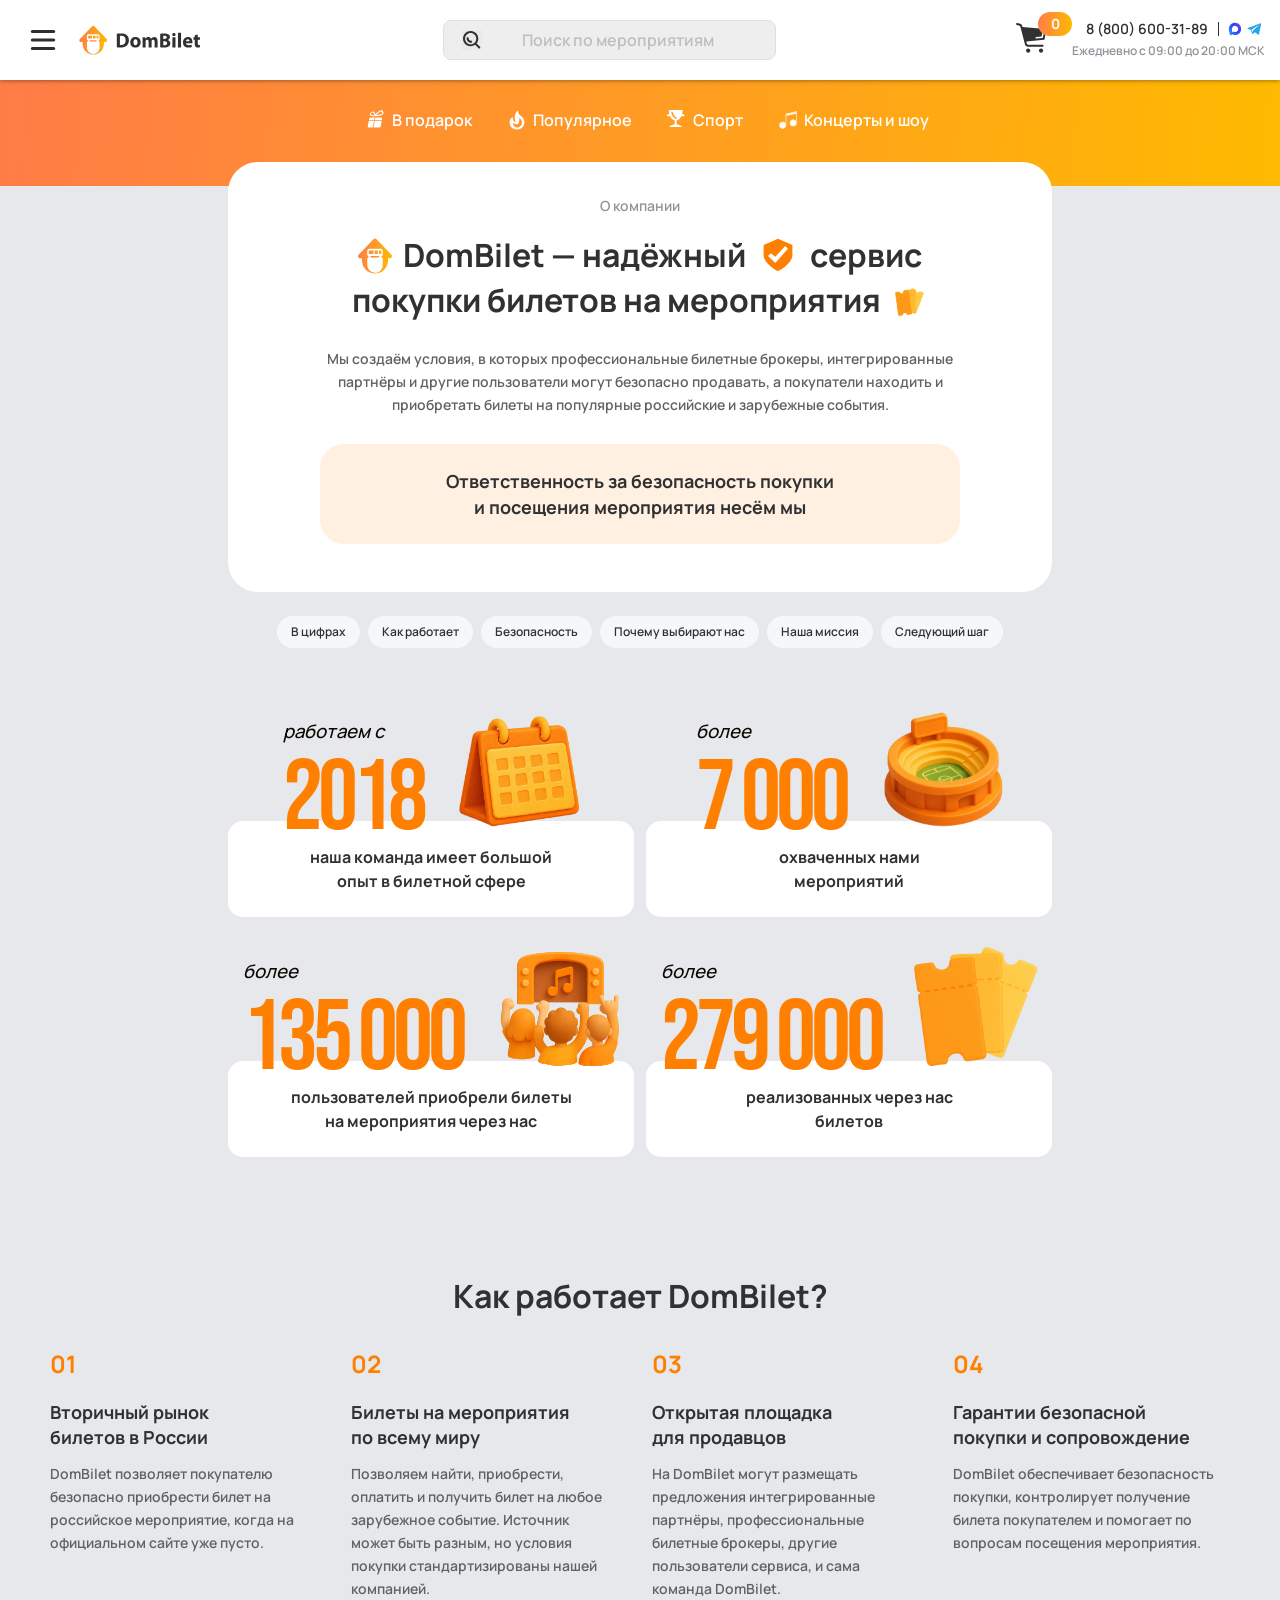
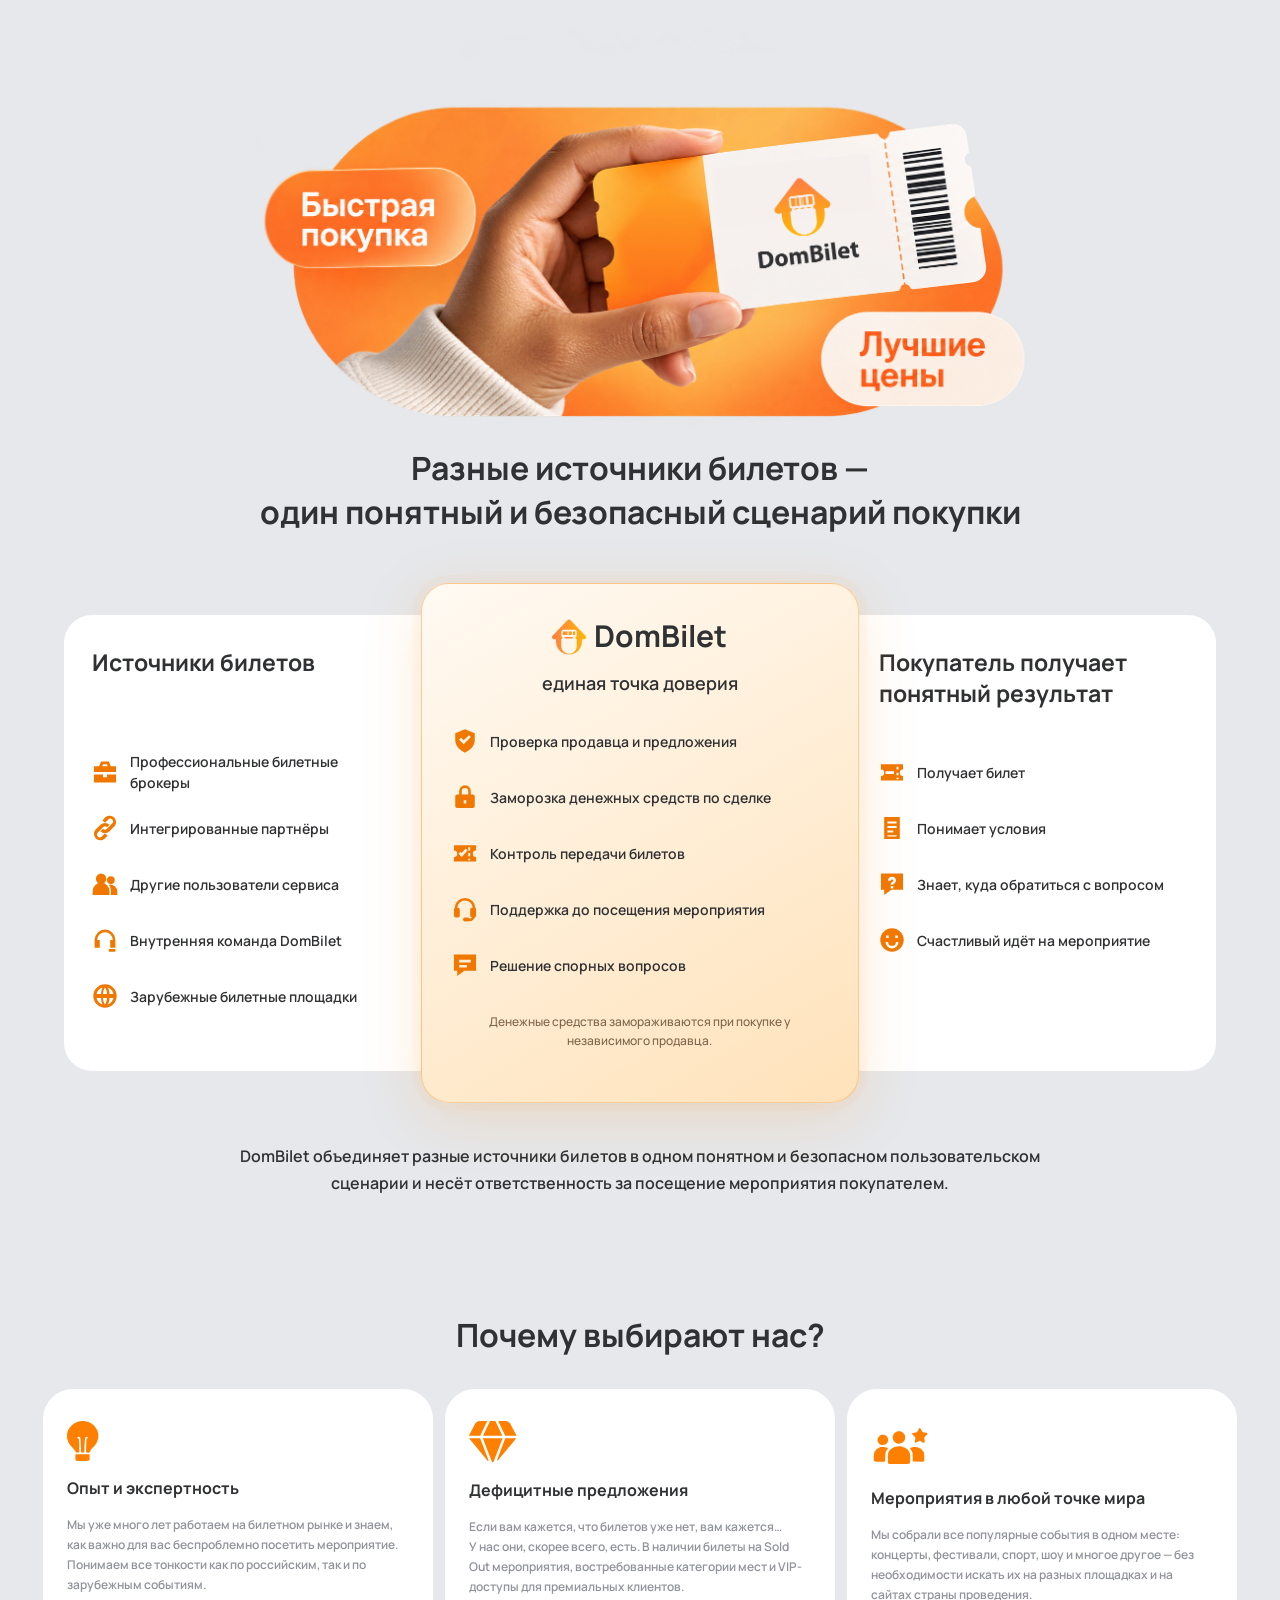
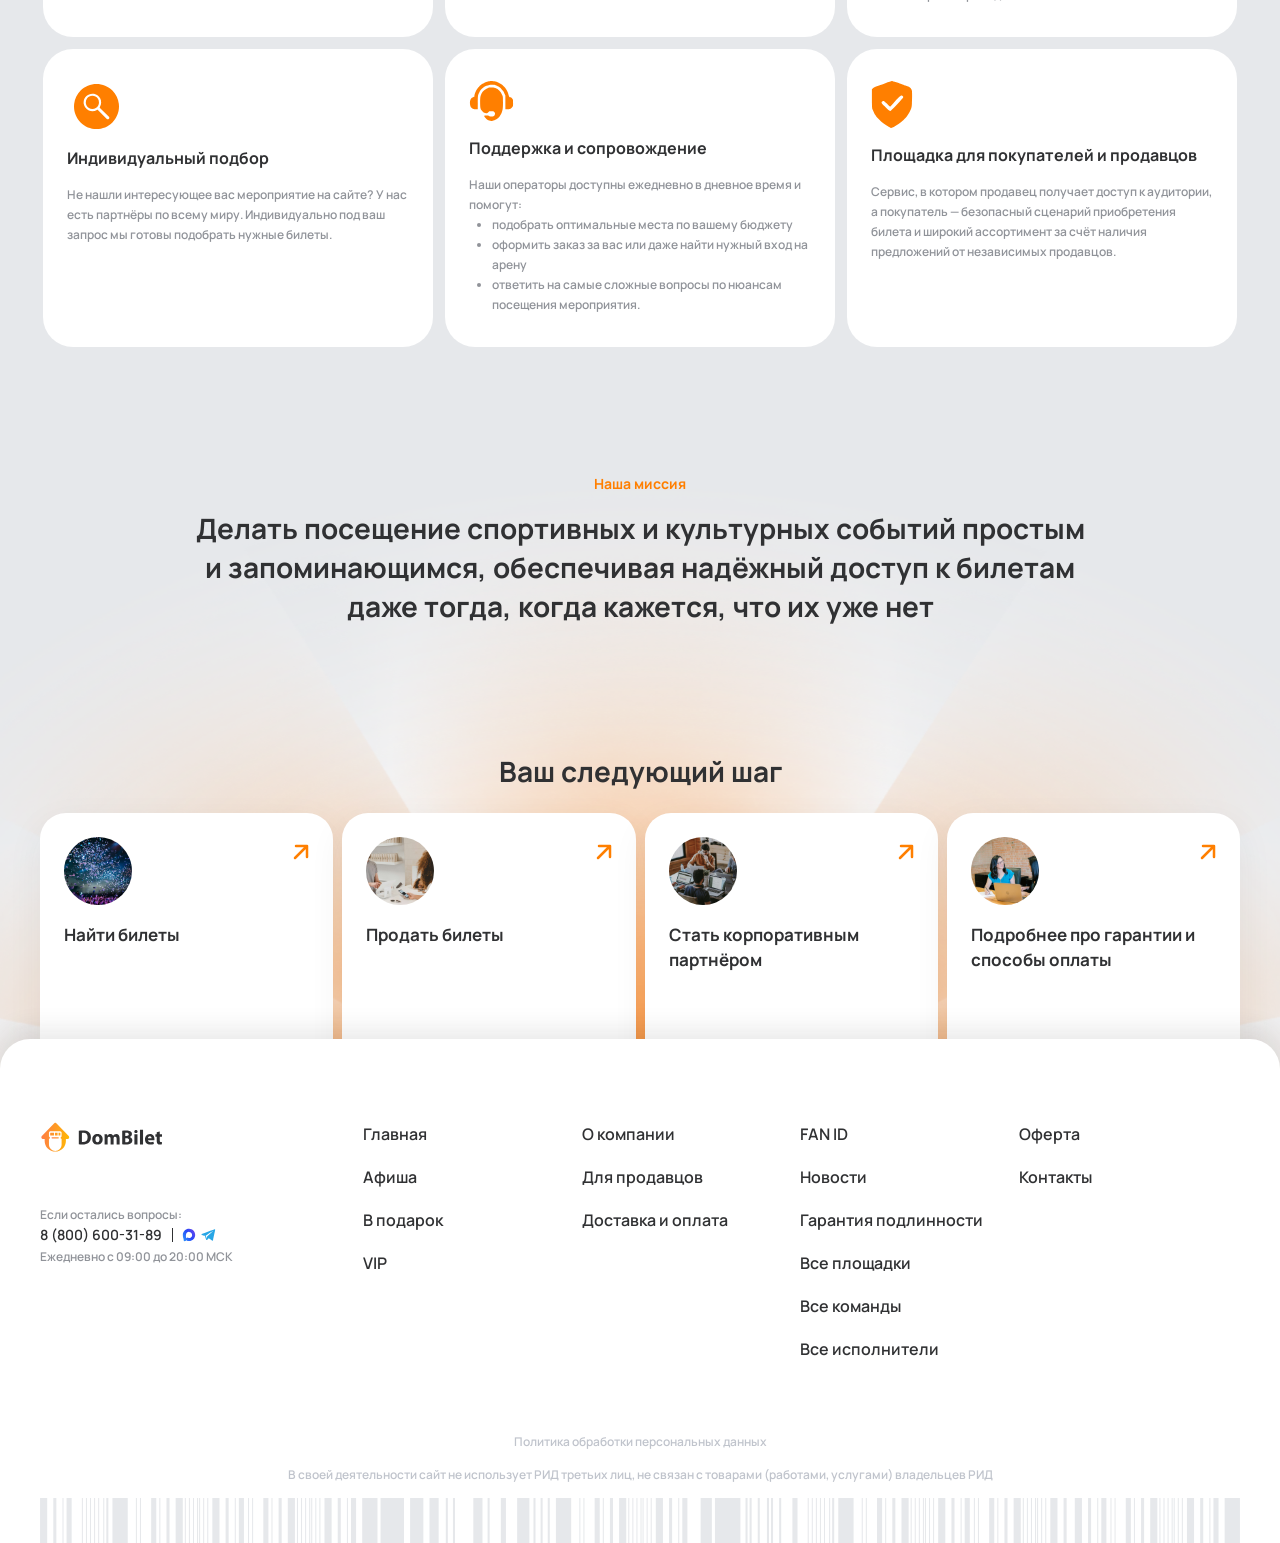
<file: about-company/index.html>
<!DOCTYPE html>
<html lang="ru" class="webp">

<head>
<meta name="robots" content="noindex,nofollow">
    <title>О компании DomBilet — кто мы и как работаем</title>
    <meta charset="UTF-8">
    <meta name="theme-color" content="#FFFFFF">
    <meta name="format-detection" content="telephone=no">
    <meta name="viewport" content="width=device-width, initial-scale=1.0">
    
    
    <link rel="icon" href="./assets/3c4cfeed83724a7c.ico" sizes="any">
    <link rel="icon" href="./assets/720927003d614e2c.svg?v=20261029b" type="image/svg+xml">
    <link rel="apple-touch-icon" href="./assets/5d8e3d32ad869acb.png">
    <link rel="manifest" href="./assets/6e34c2280c799d00.webmanifest">
    <link rel="shortcut icon" href="./assets/3c4cfeed83724a7c.ico">

    <meta http-equiv="Content-Type" content="text/html; charset=UTF-8" />

<meta name="keywords" content="Keywords" />
<meta name="description" content="DomBilet — надёжный сервис покупки билетов на мероприятия по всей России и за рубежом. Гарантируем подлинность билетов и сопровождаем клиентов на всех этапах." />
<link href="./assets/50464b3b8a789ed7.css?v=3" type="text/css"  data-template-style="true" rel="stylesheet" />




















 <!-- Подключение метатегов и стилей -->
    
<link rel="stylesheet" href="./about-update.css?v=91">
<link rel="stylesheet" href="../audiences.css?v=22"></head>
<body class="">    

        <div id="sm-menu-content" hidden>

        <a href="https://dombilet.ru/">
            <img class="sm-logo" src="./assets/a990c247d8c1cefe.svg?v=20261029b" loading="lazy" alt="Картинка">
        </a>

                    <ul class="sm-menu-points">
                                    <li><a href="https://dombilet.ru/afisha/">Афиша</a></li>
                                    <li><a href="https://dombilet.ru/sertificat/">В подарок</a></li>
                                    <li><a href="https://dombilet.ru/vip/">VIP</a></li>
                                    <li><a href="https://dombilet.ru/team/">Все команды</a></li>
                                    <li><a href="https://dombilet.ru/stadium/">Все площадки</a></li>
                                    <li><a href="https://dombilet.ru/artist/">Все исполнители</a></li>
                                    <li><a href="./">О компании</a></li>
                                    <li><a href="https://dombilet.ru/authenticity-guarantee/">Гарантия подлинности</a></li>
                                    <li><a href="https://dombilet.ru/delivery-and-payment/">Доставка и оплата</a></li>
                                    <li><a href="../for-sellers/">Для продавцов</a></li>
                                    <li><a href="https://dombilet.ru/fan-id/">FAN ID</a></li>
                                    <li><a href="https://dombilet.ru/news/">Новости</a></li>
                                    <li><a href="https://dombilet.ru/offer/">Оферта</a></li>
                                    <li><a href="https://dombilet.ru/contacts/">Контакты</a></li>
                            </ul>
        
        <div class="contacts-info_wrapper sm-contacts-info">
            <div class="contacts-info__text sm-first-text">Если остались вопросы:</div>
            <div class="contacts-info__row">
                <a href="tel:88006003189" class="contacts-info__phone">8 (800) 600-31-89</a>
                <a target="_blank" href="https://max.ru/u/f9LHodD0cOLI2wngvTqgyMmjynvBsDkiEKffX438UYBsqbY5XTEf1xtTW04" class="contacts-info__whatsapp">
                    <img src="./assets/a9525af520ec1b2b.svg?v=20261029b" alt="Max"/>
                </a>
                <a target="_blank" href="https://t.me/+79283333755?text=%D0%97%D0%B4%D1%80%D0%B0%D0%B2%D1%81%D1%82%D0%B2%D1%83%D0%B9%D1%82%D0%B5%21%0A%D0%9F%D0%B8%D1%88%D1%83%20%D0%B2%D0%B0%D0%BC%20%D1%81%20%D1%81%D0%B0%D0%B9%D1%82%D0%B0%20dombilet.ru%0A%D0%BF%D0%BE%20%D1%81%D0%BB%D0%B5%D0%B4%D1%83%D1%8E%D1%89%D0%B5%D0%BC%D1%83%20%D0%B2%D0%BE%D0%BF%D1%80%D0%BE%D1%81%D1%83%3A%0A" class="contacts-info__telegram">
                    <img src="./assets/641e4399e5965199.svg?v=20261029b" alt="Telegram"/>    
                </a>
            </div>
            <div class="contacts-info__text">Ежедневно с 09:00 до 20:00 МСК</div>
        </div>

    </div>



    <div class="wrapper">
        <header class="header">
            <div class="header__top top-header js-top-header" data-scroll="10" data-scroll-show>
                <div class="top-header__wrapper js-header-wrapper">
                     <!-- Панель администрирования -->
                    <div class="top-header__container " data-lp>

                        <div class="top-header__body">

                            <div class="logo-menu-wrapper">
                                <svg class="sm-trigger" width="56" height="56" viewBox="0 0 56 56" fill="none" xmlns="http://www.w3.org/2000/svg">
                                    <rect x="15.8242" y="17.9551" width="24.3478" height="3.04348" rx="1.52174" fill="#2F2F2F"/>
                                    <rect x="15.8242" y="26.4785" width="24.3478" height="3.04348" rx="1.52174" fill="#2F2F2F"/>
                                    <rect x="15.8242" y="35.002" width="24.3478" height="3.04348" rx="1.52174" fill="#2F2F2F"/>
                                </svg>

                               
                                <svg data-popup="#popup-search" class="search-icon-to-heder hidden-desktop" width="25" height="25" viewBox="0 0 25 25" fill="none" xmlns="http://www.w3.org/2000/svg">
                                    <path d="M11.7666 0.334488C17.3849 0.619263 21.8523 5.2656 21.8525 10.9546L21.8389 11.5015C21.7232 13.7826 20.8889 15.8745 19.5576 17.5542L24.1914 22.188C24.7547 22.7513 24.7547 23.6648 24.1914 24.228C23.6282 24.791 22.7155 24.791 22.1523 24.228L17.4746 19.5513C15.7191 20.8308 13.5584 21.5874 11.2197 21.5874L10.6719 21.5737C5.23487 21.2979 0.875199 16.9385 0.599609 11.5015L0.585938 10.9546C0.586167 5.08209 5.34715 0.320816 11.2197 0.320816L11.7666 0.334488ZM11.2197 3.20558C6.94028 3.20558 3.47093 6.67521 3.4707 10.9546C3.47087 15.2341 6.94024 18.7036 11.2197 18.7036C15.4991 18.7035 18.9686 15.234 18.9688 10.9546C18.9685 6.67531 15.499 3.20574 11.2197 3.20558ZM6.99902 8.95753C7.79555 8.95753 8.44134 9.60341 8.44141 10.3999C8.44141 12.3459 10.0188 13.9233 11.9648 13.9234C12.7613 13.9234 13.4071 14.5693 13.4072 15.3657C13.4072 16.1623 12.7614 16.8081 11.9648 16.8081C8.42572 16.808 5.55664 13.9391 5.55664 10.3999C5.55671 9.60341 6.2025 8.95753 6.99902 8.95753Z" fill="#303133" />
                                </svg>

                                <a href="https://dombilet.ru/" class="top-header__logo logo hidden-mobile">
                                    <img src="./assets/a990c247d8c1cefe.svg?v=20261029b" loading="lazy" alt="Картинка">
                                </a>
                            </div>

                            <div class="top-header__menu menu">
                                
                                <a href="https://dombilet.ru/" class="top-header__logo logo hidden-desktop">
                                    <img src="./assets/a990c247d8c1cefe.svg?v=20261029b" loading="lazy" alt="Картинка">
                                </a>

                                
		<div class="interface-box__main_top-menu main-interface-box hidden-mobile">

		<div id="title-search-topmenu" class="main-interface-box__search search-form">
			<form action="" class="search-form__item">
				<button type="submit" class="search-form__btn">
					<svg width="18" height="18" viewBox="0 0 18 18" fill="none" xmlns="http://www.w3.org/2000/svg">
						<path d="M8.0498 0.00976562C12.0952 0.21467 15.3125 3.55993 15.3125 7.65625L15.3027 8.0498C15.2195 9.69229 14.6179 11.1977 13.6592 12.4072L16.9961 15.7441C17.4014 16.1497 17.4015 16.8074 16.9961 17.2129C16.5906 17.6182 15.9329 17.6181 15.5273 17.2129L12.1602 13.8457C10.8961 14.767 9.34006 15.3125 7.65625 15.3125L7.26172 15.3027C3.34721 15.1041 0.208241 11.9644 0.00976562 8.0498L0 7.65625C0 3.42794 3.42795 6.72675e-05 7.65625 0L8.0498 0.00976562ZM7.65625 2.07715C4.57501 2.07722 2.07715 4.57499 2.07715 7.65625C2.07744 10.7373 4.57518 13.2353 7.65625 13.2354C10.7373 13.2353 13.2351 10.7373 13.2354 7.65625C13.2354 4.57499 10.7375 2.07722 7.65625 2.07715ZM4.61719 6.21875C5.19071 6.21875 5.65527 6.68331 5.65527 7.25684C5.65554 8.65768 6.79152 9.79378 8.19238 9.79395C8.76581 9.79395 9.23128 10.2586 9.23145 10.832C9.23118 11.4053 8.76575 11.8711 8.19238 11.8711C5.64446 11.8709 3.57937 9.80473 3.5791 7.25684C3.5791 6.68331 4.04366 6.21875 4.61719 6.21875Z" fill="#303133"/>
					</svg>
				</button>
				<input id="title-search-input-topmenu" name="q" autocomplete="off" type="text"  data-error="Ошибка"
					   placeholder="Поиск по мероприятиям" data-value="Поиск по мероприятиям"
					   class="search-form__input" data-placeholder="Поиск по мероприятиям">

				<button id="searchClose" type="reset" class="search-form__btn search-form__btn_reset search-form__btn_reset-hidden" style="background-color: transparent;">
					<svg width="18" height="18" viewBox="0 0 13 13" fill="none" xmlns="http://www.w3.org/2000/svg">
						<path d="M5.50987 6.125L4.26562 4.89431C4.18367 4.80302 4.14269 4.69817 4.14269 4.57975C4.14269 4.46133 4.186 4.35881 4.27262 4.27219C4.35925 4.18556 4.46177 4.14225 4.58019 4.14225C4.6986 4.14225 4.80346 4.18323 4.89475 4.26519L6.12544 5.50944L7.35612 4.26519C7.48387 4.14677 7.62738 4.11031 7.78662 4.15581C7.94588 4.20131 8.0484 4.30383 8.09419 4.46338C8.13998 4.62292 8.10352 4.76642 7.98481 4.89388L6.74056 6.12456L7.98481 7.35525C8.10323 7.483 8.13969 7.6265 8.09419 7.78575C8.04869 7.945 7.94617 8.04752 7.78662 8.09331C7.62708 8.1391 7.48358 8.10265 7.35612 7.98394L6.12544 6.73969L4.89475 7.98394C4.80346 8.0659 4.6986 8.10688 4.58019 8.10688C4.46177 8.10688 4.35925 8.06356 4.27262 7.97694C4.186 7.89031 4.14269 7.78779 4.14269 7.66938C4.14269 7.55096 4.18367 7.4461 4.26562 7.35481L5.50987 6.125ZM6.125 11.375C7.61075 11.3385 8.848 10.8258 9.83675 9.83675C10.8255 8.84771 11.3383 7.61046 11.375 6.125C11.3385 4.63925 10.8258 3.402 9.83675 2.41325C8.84771 1.4245 7.61046 0.91175 6.125 0.875C4.63925 0.911458 3.402 1.42421 2.41325 2.41325C1.4245 3.40229 0.91175 4.63954 0.875 6.125C0.911458 7.61075 1.42421 8.848 2.41325 9.83675C3.40229 10.8255 4.63954 11.3383 6.125 11.375ZM6.125 12.25C4.39308 12.2045 2.95065 11.6053 1.79769 10.4523C0.644729 9.29935 0.0455 7.85692 0 6.125C0.0455 4.39308 0.644729 2.95065 1.79769 1.79769C2.95065 0.644729 4.39308 0.0455 6.125 0C7.85692 0.0455 9.29935 0.644729 10.4523 1.79769C11.6053 2.95065 12.2045 4.39308 12.25 6.125C12.2045 7.85692 11.6053 9.29935 10.4523 10.4523C9.29935 11.6053 7.85692 12.2045 6.125 12.25Z" fill="#C1C5C9"/>
					</svg>
				</button>
			</form>

			<div class="search-form__menu menu-search"></div>

		</div>

	</div>



                            </div>

                            
                            <div class="top-header__contacts contacts-info">
                                <a href="https://dombilet.ru/cart/" class="cart-info-link">
                                    <span class="cart-sticker cart-count-products">0</span>
                                    <svg width="31" height="30" viewBox="0 0 31 30" fill="none" xmlns="http://www.w3.org/2000/svg">
                                        <path fill-rule="evenodd" clip-rule="evenodd" d="M12.1818 25.3829C13.3729 25.3831 14.339 26.3489 14.339 27.5402C14.3386 28.731 13.3727 29.6962 12.1818 29.6964C10.9909 29.6963 10.0249 28.731 10.0246 27.5402C10.0246 26.3489 10.9906 25.3831 12.1818 25.3829ZM25.0382 25.3829C26.2291 25.3833 27.1943 26.3483 27.1945 27.5392C27.1944 28.7301 26.2292 29.696 25.0382 29.6964C23.8471 29.6963 22.8811 28.7303 22.881 27.5392C22.8812 26.3481 23.8472 25.3831 25.0382 25.3829ZM0.0333429 0.744267C0.174796 0.210804 0.722517 -0.107481 1.256 0.0333297L4.09877 0.787236C5.14338 1.06436 5.958 1.8823 6.23159 2.92786L6.51967 4.02845L29.547 6.04602C29.7523 6.06392 29.9406 6.16688 30.0665 6.3302C30.1919 6.49358 30.2432 6.70236 30.2081 6.9054L28.5861 16.2316C28.5289 16.558 28.2607 16.8063 27.9308 16.838L10.3107 18.5197L10.9406 20.9259C11.0558 21.3654 11.454 21.6717 11.9083 21.672H26.5812C27.1332 21.6722 27.581 22.12 27.5812 22.672C27.5811 23.224 27.1332 23.6718 26.5812 23.672H11.9083C10.5443 23.6717 9.35136 22.7514 9.006 21.4318L4.29701 3.43372C4.2058 3.08525 3.93425 2.81222 3.58608 2.71985L0.74428 1.96692C0.211133 1.82518 -0.107567 1.27761 0.0333429 0.744267ZM27.3888 8.0802C26.9822 8.00271 26.5897 8.26938 26.5119 8.67591L25.5939 13.4825L20.1603 14.1017C19.749 14.1486 19.4537 14.5205 19.5001 14.9318C19.547 15.3433 19.9187 15.6388 20.3302 15.5919L26.3126 14.9113L26.8615 14.8488L26.965 14.3068L27.9855 8.95716C28.0628 8.55043 27.7955 8.15779 27.3888 8.0802Z" fill="#303133"/>
                                    </svg>
                                </a>
                                
                                <div class="contacts-info_wrapper hidden-mobile">
                                    <div class="contacts-info__text">Если остались вопросы:</div>
                                    <div class="contacts-info__row">
                                        <a href="tel:88006003189" class="contacts-info__phone">8 (800) 600-31-89</a>
                                        <a target="_blank" href="https://max.ru/u/f9LHodD0cOLI2wngvTqgyMmjynvBsDkiEKffX438UYBsqbY5XTEf1xtTW04" class="contacts-info__whatsapp">
                                            <img src="./assets/a9525af520ec1b2b.svg?v=20261029b" alt="Max"/>
                                        </a>
                                        <a target="_blank" href="https://t.me/+79283333755?text=%D0%97%D0%B4%D1%80%D0%B0%D0%B2%D1%81%D1%82%D0%B2%D1%83%D0%B9%D1%82%D0%B5%21%0A%D0%9F%D0%B8%D1%88%D1%83%20%D0%B2%D0%B0%D0%BC%20%D1%81%20%D1%81%D0%B0%D0%B9%D1%82%D0%B0%20dombilet.ru%0A%D0%BF%D0%BE%20%D1%81%D0%BB%D0%B5%D0%B4%D1%83%D1%8E%D1%89%D0%B5%D0%BC%D1%83%20%D0%B2%D0%BE%D0%BF%D1%80%D0%BE%D1%81%D1%83%3A%0A" class="contacts-info__telegram">
                                            <img src="./assets/641e4399e5965199.svg?v=20261029b" alt="Telegram"/>    
                                        </a>
                                    </div>
                                    <div class="contacts-info__text">Ежедневно с 09:00 до 20:00 МСК</div>
                                </div>
                            </div>

                        </div>

                    </div>
                </div>
            </div>
            <div class="header__body body-header " >
                <div class="body-header__container">
                    <div class="body-header__content">

                        <div class="mobile-menu__icon-wrapper">
                            <svg class="sm-trigger icon-menu" width="56" height="56" viewBox="0 0 56 56" fill="none" xmlns="http://www.w3.org/2000/svg">
                                <rect x="15.8242" y="17.9551" width="24.3478" height="3.04348" rx="1.52174" fill="#fff"/>
                                <rect x="15.8242" y="26.4785" width="24.3478" height="3.04348" rx="1.52174" fill="#fff"/>
                                <rect x="15.8242" y="35.002" width="24.3478" height="3.04348" rx="1.52174" fill="#fff"/>
                            </svg>

                            <svg class="search-icon-mob" data-popup="#popup-search" width="25" height="25" viewBox="0 0 25 25" fill="none" xmlns="http://www.w3.org/2000/svg">
                                <path d="M10.8662 0.0136719C16.3269 0.290332 20.6689 4.80555 20.6689 10.335L20.6562 10.8662C20.5494 12.9747 19.8082 14.9145 18.623 16.5039L24.0986 21.9785C24.6841 22.5642 24.684 23.5139 24.0986 24.0996C23.5128 24.6854 22.5623 24.6854 21.9766 24.0996L16.501 18.624C14.7793 19.9066 12.6469 20.6689 10.335 20.6689L9.80273 20.6562C4.51831 20.3883 0.281406 16.1507 0.0136719 10.8662L0 10.335C0 4.62728 4.62728 0 10.335 0L10.8662 0.0136719ZM10.335 3C6.28413 3 3 6.28413 3 10.335C3.00016 14.3857 6.28423 17.6689 10.335 17.6689C14.3856 17.6688 17.6688 14.3856 17.6689 10.335C17.6689 6.28423 14.3857 3.00016 10.335 3Z" fill="white"/>
                            </svg>
                        </div>

                        <div class="body-header__logo-wrapper">
                            <a href="https://dombilet.ru/" class="body-header__logo logo">
                                <svg width="170" height="56" viewBox="0 0 170 56" fill="none" xmlns="http://www.w3.org/2000/svg">
                                    <path d="M22.0878 32.2351V30.2927H20.4443C20.0646 30.2948 19.6927 30.1846 19.375 29.976C19.0573 29.7673 18.8078 29.4694 18.6576 29.1194C18.5075 28.7694 18.4633 28.3827 18.5307 28.0077C18.598 27.6326 18.7738 27.2858 19.0363 27.0104L32.2949 13.1331C32.4771 12.9428 32.6957 12.7914 32.9377 12.688C33.1796 12.5846 33.4399 12.5312 33.7029 12.5312C33.9658 12.5312 34.2261 12.5846 34.4681 12.688C34.71 12.7914 34.9286 12.9428 35.1109 13.1331L48.3695 27.0104C48.6319 27.2858 48.8077 27.6326 48.8751 28.0077C48.9424 28.3827 48.8983 28.7694 48.7481 29.1194C48.598 29.4694 48.3485 29.7673 48.0308 29.976C47.713 30.1846 47.3411 30.2948 46.9615 30.2927H45.3156V32.2355C45.3156 35.327 44.0921 38.2918 41.9142 40.4778C39.7362 42.6638 36.7823 43.8918 33.7023 43.8918C30.6222 43.8918 27.6683 42.6638 25.4904 40.4778C23.3125 38.2918 22.0889 35.327 22.0889 32.2355L22.0878 32.2351ZM26.7898 23.5662V27.7948C27.0832 27.7948 27.3645 27.9118 27.5719 28.12C27.7794 28.3282 27.8959 28.6105 27.8959 28.905C27.8959 29.1994 27.7794 29.4818 27.5719 29.69C27.3645 29.8982 27.0832 30.0152 26.7898 30.0152V36.1035C26.7898 39.9935 29.9612 43.2703 33.8361 43.1966C35.6462 43.1614 37.3703 42.4148 38.6379 41.1174C39.9056 39.8199 40.6155 38.0751 40.6151 36.258V30.0144C40.3218 30.0144 40.0404 29.8974 39.833 29.6892C39.6256 29.481 39.509 29.1986 39.509 28.9042C39.509 28.6098 39.6256 28.3274 39.833 28.1192C40.0404 27.911 40.3218 27.794 40.6151 27.794V23.5662C40.6151 23.3378 40.5703 23.1117 40.4832 22.9007C40.3961 22.6897 40.2684 22.4981 40.1075 22.3367C39.9466 22.1752 39.7555 22.0472 39.5453 21.9599C39.335 21.8727 39.1097 21.8278 38.8822 21.828H28.5216C28.0623 21.828 27.6218 22.0111 27.297 22.3371C26.9723 22.663 26.7898 23.1052 26.7898 23.5662ZM37.2969 27.3793V22.9381H39.0384C39.1005 22.9381 39.1619 22.9504 39.2193 22.9743C39.2766 22.9981 39.3287 23.033 39.3726 23.0771C39.4165 23.1211 39.4513 23.1734 39.475 23.231C39.4988 23.2885 39.511 23.3502 39.511 23.4125V26.9045C39.511 27.0303 39.4612 27.151 39.3726 27.2399C39.284 27.3289 39.1638 27.3789 39.0384 27.3789L37.2969 27.3793ZM34.841 27.3793V22.9381H36.2236V27.3785L34.841 27.3793ZM33.9396 27.3793V22.9381H34.9929V27.3785L33.9396 27.3793ZM33.3865 27.3793V22.9381H34.0279V27.3785L33.3865 27.3793ZM30.9369 27.3793V22.9381H32.3206V27.3785L30.9369 27.3793ZM29.9549 27.3793V22.9381H31.4023V27.3785L29.9549 27.3793ZM28.3677 27.3793C28.3056 27.3793 28.2442 27.367 28.1869 27.3432C28.1295 27.3193 28.0774 27.2844 28.0335 27.2403C27.9897 27.1963 27.9548 27.144 27.9311 27.0864C27.9073 27.0289 27.8951 26.9672 27.8951 26.9049V23.4125C27.8951 23.3502 27.9073 23.2885 27.9311 23.231C27.9548 23.1734 27.9897 23.1211 28.0335 23.0771C28.0774 23.033 28.1295 22.9981 28.1869 22.9743C28.2442 22.9504 28.3056 22.9381 28.3677 22.9381H30.1073V27.3785L28.3677 27.3793Z" fill="white"/>
                                    <rect x="28.4062" y="28.3867" width="10.3594" height="1.01562" rx="0.507812" fill="white"/>
                                    <path d="M68.0859 33.6006L69.4883 33.6846L69.3418 39.6729H66.9336L66.7666 36.1133H58.4951L58.3281 39.6729H55.8984L55.7734 33.6846L56.9668 33.6006C57.5322 32.6164 57.9925 31.5688 58.3066 30.459C58.6835 29.0352 58.8516 27.4855 58.8516 25.7686V22H68.0859V33.6006ZM76.0127 25.6221C79.1326 25.6221 81.2264 27.779 81.2266 30.8779C81.2266 34.6261 78.5673 36.3438 75.8242 36.3438C72.8299 36.3437 70.5264 34.3748 70.5264 31.0664C70.5265 27.7372 72.7043 25.6221 76.0127 25.6221ZM132.238 36.1133H129.056V28.3027H126.836V30.1875C126.836 32.6791 126.542 34.4166 125.391 35.3379C124.742 36.0288 123.842 36.3437 122.418 36.3438L122.062 33.873C122.543 33.7893 122.962 33.6002 123.213 33.3281C123.799 32.7209 123.884 31.7578 123.884 30.041V25.874H132.238V36.1133ZM139.355 25.6436C142.664 25.6436 143.92 28.2192 143.92 30.7529C143.92 31.2971 143.857 31.7785 143.815 32.0088H137.22C137.303 33.328 138.623 33.9561 140.109 33.9561C141.198 33.9561 142.078 33.8098 142.937 33.5166L143.355 35.6738C142.308 36.1136 141.03 36.3223 139.648 36.3223C136.173 36.3222 134.184 34.3121 134.184 31.1084C134.184 28.512 135.796 25.6436 139.355 25.6436ZM107.652 24.5967H101.454V27.0254C101.936 26.9626 102.627 26.9209 103.171 26.9209C104.595 26.9209 106.082 27.2766 107.149 28.0723C108.134 28.7842 108.783 29.8944 108.783 31.4648C108.783 32.8258 108.259 33.8937 107.442 34.6475C106.081 35.8408 103.862 36.2598 101.705 36.2598C100.135 36.2598 99.0039 36.1545 98.292 36.0498V22H107.652V24.5967ZM88.665 29.7471C88.8326 30.3543 89.1256 31.4019 89.335 32.3232H89.3975C89.5859 31.6324 89.9207 30.5016 90.2139 29.5176L91.3447 25.874H95.3652L95.9932 36.1133H93.041L92.874 32.0088C92.8531 31.1294 92.7895 29.6431 92.7686 28.4287H92.7061C92.3083 29.7894 92.2451 30.1244 91.7217 31.7783L90.3613 35.9453H88.0361L86.8223 31.8838C86.5501 30.9206 86.2147 29.4544 85.9844 28.4912H85.9004C85.8585 29.7683 85.8378 31.2127 85.7959 32.0713L85.6289 36.1133H82.7803L83.4932 25.874H87.5547L88.665 29.7471ZM113.777 29.0146C113.777 30.6479 113.694 31.7996 113.61 33.1816L113.694 33.2021C114.176 32.0298 114.447 31.2336 114.866 30.2705L116.855 25.874H120.751V36.1133H117.735V32.9932C117.735 31.4018 117.819 30.7317 117.924 28.5752H117.84C117.442 29.6848 117.191 30.3552 116.772 31.3184C116.123 32.7422 115.349 34.522 114.637 36.1133H110.763V25.874H113.777V29.0146ZM153.753 28.3232H150.779V36.1133H147.597V28.3232H144.623V25.874H153.753V28.3232ZM75.9082 27.9053C74.4006 27.9053 73.8145 29.4758 73.8145 30.9834C73.8146 32.7421 74.5473 34.0605 75.9082 34.0605C77.1645 34.0604 77.9395 32.8254 77.9395 30.9619C77.9394 29.4544 77.3529 27.9054 75.9082 27.9053ZM102.563 29.2871C102.208 29.2871 101.831 29.3283 101.454 29.3701V33.7891C101.81 33.8519 102.229 33.873 102.669 33.873C103.444 33.873 104.218 33.6207 104.741 33.1602C105.16 32.7624 105.433 32.1976 105.433 31.5068C105.433 30.7949 105.139 30.271 104.679 29.915C104.113 29.4753 103.317 29.2871 102.563 29.2871ZM61.8037 26.4805C61.8037 28.1138 61.5946 29.706 61.1758 31.1299C60.9245 31.9883 60.5678 32.8466 60.2119 33.5166H64.9023V24.5967H61.8037V26.4805ZM139.167 27.7578C137.827 27.7579 137.283 28.9935 137.199 29.8311H140.968C140.968 29.0563 140.633 27.7578 139.167 27.7578Z" fill="white"/>
                                </svg>
                            </a>
                        </div>

                        	<ul class="body-header__menu menu-body-header">
					<li class="menu-body-header__item">
				<a href="https://dombilet.ru/sertificat/" class="menu-body-header__link ">
											<svg>
							<use xlink:href="./assets/icons.svg?v=20261029b#present-w"></use>
						</svg>
										В подарок				</a>
			</li>
					<li class="menu-body-header__item">
				<a href="https://dombilet.ru/afisha/filter/popular-is-true/apply/" class="menu-body-header__link ">
											<svg>
							<use xlink:href="./assets/icons.svg?v=20261029b#fire-w"></use>
						</svg>
										Популярное				</a>
			</li>
					<li class="menu-body-header__item">
				<a href="https://dombilet.ru/sport/" class="menu-body-header__link ">
											<svg>
							<use xlink:href="./assets/icons.svg?v=20261029b#cubok-w"></use>
						</svg>
										Спорт				</a>
			</li>
					<li class="menu-body-header__item">
				<a href="https://dombilet.ru/koncerty-i-shou/" class="menu-body-header__link ">
											<svg>
							<use xlink:href="./assets/icons.svg?v=20261029b#note-w"></use>
						</svg>
										Концерты и шоу				</a>
			</li>
			</ul>



                        <a href="https://dombilet.ru/cart/" class="cart-info-link body-header__cart">
                            <span class="cart-sticker cart-count-products" id="mobile-cart__count-products">0</span>
                            <svg width="31" height="30" viewBox="0 0 31 30" fill="none" xmlns="http://www.w3.org/2000/svg">
                                <path fill-rule="evenodd" clip-rule="evenodd" d="M12.1818 25.3829C13.3729 25.3831 14.339 26.3489 14.339 27.5402C14.3386 28.731 13.3727 29.6962 12.1818 29.6964C10.9909 29.6963 10.0249 28.731 10.0246 27.5402C10.0246 26.3489 10.9906 25.3831 12.1818 25.3829ZM25.0382 25.3829C26.2291 25.3833 27.1943 26.3483 27.1945 27.5392C27.1944 28.7301 26.2292 29.696 25.0382 29.6964C23.8471 29.6963 22.8811 28.7303 22.881 27.5392C22.8812 26.3481 23.8472 25.3831 25.0382 25.3829ZM0.0333429 0.744267C0.174796 0.210804 0.722517 -0.107481 1.256 0.0333297L4.09877 0.787236C5.14338 1.06436 5.958 1.8823 6.23159 2.92786L6.51967 4.02845L29.547 6.04602C29.7523 6.06392 29.9406 6.16688 30.0665 6.3302C30.1919 6.49358 30.2432 6.70236 30.2081 6.9054L28.5861 16.2316C28.5289 16.558 28.2607 16.8063 27.9308 16.838L10.3107 18.5197L10.9406 20.9259C11.0558 21.3654 11.454 21.6717 11.9083 21.672H26.5812C27.1332 21.6722 27.581 22.12 27.5812 22.672C27.5811 23.224 27.1332 23.6718 26.5812 23.672H11.9083C10.5443 23.6717 9.35136 22.7514 9.006 21.4318L4.29701 3.43372C4.2058 3.08525 3.93425 2.81222 3.58608 2.71985L0.74428 1.96692C0.211133 1.82518 -0.107567 1.27761 0.0333429 0.744267ZM27.3888 8.0802C26.9822 8.00271 26.5897 8.26938 26.5119 8.67591L25.5939 13.4825L20.1603 14.1017C19.749 14.1486 19.4537 14.5205 19.5001 14.9318C19.547 15.3433 19.9187 15.6388 20.3302 15.5919L26.3126 14.9113L26.8615 14.8488L26.965 14.3068L27.9855 8.95716C28.0628 8.55043 27.7955 8.15779 27.3888 8.0802Z" fill="#fff"/>
                            </svg>
                        </a>

                    </div>
                </div>
            </div>
        </header>

<main class="page page_about">

	<section class="page__about about _interface">
		<div class="about__container">

			<div class="about__box box-about">
<p class="about-intro-eyebrow">О компании</p>
				<div class="box-about__title"><h1 class="about-intro-heading"><span class="about-intro-brand"><svg aria-hidden="true" focusable="false" xmlns="http://www.w3.org/2000/svg" width="38" height="40" viewBox="0 0 38 40" fill="none">
							<path
								d="M4.48388 25.0276V22.6H2.42988C1.95537 22.6026 1.4906 22.465 1.09352 22.2042C0.696449 21.9434 0.384645 21.5711 0.196995 21.1337C0.00934615 20.6962 -0.0458441 20.213 0.0383073 19.7443C0.122459 19.2756 0.342228 18.8421 0.670207 18.4979L17.2404 1.15454C17.4681 0.9167 17.7414 0.727479 18.0438 0.598224C18.3461 0.468969 18.6714 0.402344 19.0001 0.402344C19.3287 0.402344 19.654 0.468969 19.9564 0.598224C20.2587 0.727479 20.532 0.9167 20.7597 1.15454L37.3299 18.4979C37.6579 18.8421 37.8776 19.2756 37.9618 19.7443C38.0459 20.213 37.9908 20.6962 37.8031 21.1337C37.6155 21.5711 37.3037 21.9434 36.9066 22.2042C36.5095 22.465 36.0447 22.6026 35.5702 22.6H33.5133V25.0281C33.5133 28.8917 31.9841 32.597 29.2623 35.329C26.5404 38.061 22.8487 39.5958 18.9993 39.5958C15.15 39.5958 11.4583 38.061 8.73639 35.329C6.01449 32.597 4.48535 28.8917 4.48535 25.0281L4.48388 25.0276ZM10.3603 14.1934V19.4782C10.727 19.4782 11.0786 19.6244 11.3378 19.8846C11.5971 20.1448 11.7427 20.4977 11.7427 20.8657C11.7427 21.2337 11.5971 21.5866 11.3378 21.8468C11.0786 22.107 10.727 22.2532 10.3603 22.2532V29.8622C10.3603 34.7237 14.3239 38.819 19.1665 38.7269C21.4288 38.6829 23.5835 37.7499 25.1677 36.1284C26.752 34.5069 27.6392 32.3263 27.6388 30.0552V22.2522C27.2722 22.2522 26.9206 22.106 26.6613 21.8458C26.4021 21.5856 26.2564 21.2327 26.2564 20.8647C26.2564 20.4967 26.4021 20.1438 26.6613 19.8836C26.9206 19.6234 27.2722 19.4773 27.6388 19.4773V14.1934C27.6388 13.908 27.5828 13.6254 27.4739 13.3618C27.365 13.0981 27.2055 12.8586 27.0044 12.6568C26.8032 12.4551 26.5645 12.2951 26.3017 12.186C26.0389 12.0769 25.7573 12.0209 25.473 12.0211H12.5247C11.9507 12.0211 11.4001 12.25 10.9943 12.6573C10.5884 13.0647 10.3603 13.6173 10.3603 14.1934ZM23.4917 17.7091V13.9441H25.4169C25.4945 13.9441 25.5713 13.9595 25.643 13.9893C25.7146 14.019 25.7797 14.0627 25.8346 14.1178C25.8894 14.1728 25.9329 14.2382 25.9626 14.3101C25.9923 14.382 26.0076 14.4591 26.0076 14.5369V17.1158C26.0076 17.2731 25.9453 17.4239 25.8346 17.535C25.7238 17.6462 25.5736 17.7087 25.4169 17.7087L23.4917 17.7091ZM20.4225 17.7091V13.9441H22.1504V17.7082L20.4225 17.7091ZM19.2959 17.7091V13.9441H20.6123V17.7082L19.2959 17.7091ZM18.6047 17.7091V13.9441H19.4063V17.7082L18.6047 17.7091ZM15.5432 17.7091V13.9441H17.3258V17.7082L15.5432 17.7091ZM14.316 17.7091V13.9441H16.1249V17.7082L14.316 17.7091ZM12.6255 17.7091C12.548 17.7091 12.4712 17.6938 12.3995 17.664C12.3279 17.6342 12.2627 17.5906 12.2079 17.5355C12.1531 17.4805 12.1095 17.4151 12.0799 17.3432C12.0502 17.2713 12.0349 17.1942 12.0349 17.1163V14.5369C12.0349 14.4591 12.0502 14.382 12.0799 14.3101C12.1095 14.2382 12.1531 14.1728 12.2079 14.1178C12.2627 14.0627 12.3279 14.019 12.3995 13.9893C12.4712 13.9595 12.548 13.9441 12.6255 13.9441H14.5064V17.7082L12.6255 17.7091Z"
								fill="url(#paint0_linear_9629_41957)" />
							<rect x="13.8066" y="20.0195" width="10.0982" height="1.6636" rx="0.831802"
								fill="url(#paint1_linear_9629_41957)" />
							<defs>
								<linearGradient id="paint0_linear_9629_41957" x1="0" y1="0.402344" x2="40.556"
									y2="3.25472" gradientUnits="userSpaceOnUse">
									<stop stop-color="#FF7C47" />
									<stop offset="1" stop-color="#FFBA00" />
								</linearGradient>
								<linearGradient id="paint1_linear_9629_41957" x1="13.8066" y1="20.0195" x2="31.6597"
									y2="30.5695" gradientUnits="userSpaceOnUse">
									<stop stop-color="#FF7C47" />
									<stop offset="1" stop-color="#FFBA00" />
								</linearGradient>
							</defs>
						</svg> DomBilet</span> — <span style="white-space:nowrap">надёжный <svg class="about-heading-icon" viewBox="0 0 40 40" fill="#ff8000" aria-hidden="true" focusable="false"><path fill-rule="evenodd" d="M20 2 36 9v11c0 10-16 18-16 18S4 30 4 20V9L20 2zm-8 16-3 3 8 8 14-16-3-3-11 12-5-4z"/></svg></span> сервис покупки билетов на мероприятия <img class="inline-meaning-icon" src="./assets/stat-tickets-normalized.svg?v=20261029b" alt="" aria-hidden="true"></h1></div>
<div class="box-about__subtitle"><p class="about-intro-description">Мы создаём условия, в которых профессиональные билетные брокеры, интегрированные партнёры и другие пользователи могут безопасно продавать, а покупатели находить и приобретать билеты на популярные российские и зарубежные события.</p><p class="about-responsibility"><strong>Ответственность за безопасность покупки и посещения мероприятия несём мы</strong></p></div>

			</div>

		</div>
	</section>

	<nav class="section-jumps" aria-label="Разделы страницы">
	<a href="#about-numbers">В цифрах</a>
	<a href="#about-how-it-works">Как работает</a>
	<a href="#about-safety">Безопасность</a>
	<a href="#about-benefits">Почему выбирают нас</a>
	<a href="#about-mission">Наша миссия</a>
	<a href="#about-next-step">Следующий шаг</a>
</nav>

	<section class="page__about-info about-info">
		<div class="about-info__container">

			<div id="about-numbers" class="about-jump-target about-info__inner"><div class="about-info__item item-about-info item-about-info_experience"><div class="item-about-info__inner"><div class="stat-value"><div class="item-about-info__notion">работаем с</div><div class="item-about-info__number">2018</div></div><div class="item-about-info__icon"><img src="./assets/stat-calendar-normalized.svg?v=20261029b" alt="" loading="lazy"></div></div><div class="item-about-info__descp"><div class="item-about-info__text">наша команда имеет большой<br>опыт в билетной сфере</div></div></div>

				<div class="about-info__item item-about-info"><div class="item-about-info__inner"><div class="stat-value"><div class="item-about-info__notion">более</div><div class="item-about-info__number item-about-info__number_grouped" aria-label="7 000"><span>7</span><span>000</span></div></div>
						<div class="item-about-info__icon">
							<img src="./assets/stat-stadium-normalized.svg?v=20261029b" loading="lazy"
								alt="Картинка">
						</div>
					</div>
					<div class="item-about-info__descp">
						<div class="item-about-info__text">
							охваченных нами <br> мероприятий
						</div>
					</div>
				</div>

				<div class="about-info__item item-about-info"><div class="item-about-info__inner"><div class="stat-value"><div class="item-about-info__notion">более</div><div class="item-about-info__number item-about-info__number_grouped" aria-label="135 000"><span>135</span><span>000</span></div></div>
						<div class="item-about-info__icon">
							<img src="./assets/stat-audience-normalized.svg?v=20261029b" loading="lazy"
								alt="Картинка">
						</div>
					</div>
					<div class="item-about-info__descp">
						<div class="item-about-info__text">
							пользователей приобрели билеты <br> на мероприятия через нас
						</div>
					</div>
				</div>

				<div class="about-info__item item-about-info"><div class="item-about-info__inner"><div class="stat-value"><div class="item-about-info__notion">более</div><div class="item-about-info__number item-about-info__number_grouped" aria-label="279 000"><span>279</span><span>000</span></div></div>
						<div class="item-about-info__icon">
							<img src="./assets/stat-tickets-normalized.svg?v=20261029b" loading="lazy"
								alt="Картинка">
						</div>
					</div>
					<div class="item-about-info__descp">
						<div class="item-about-info__text">
							реализованных через нас <br> билетов
						</div>
					</div>
				</div>

			</div>

			

		</div>
	</section>

	<section class="about-update about-work-section"><div class="about-update__container"><h2 id="about-how-it-works" class="about-jump-target about-update__heading">Как работает <span class="inline-brand-name">DomBilet</span>?</h2><div class="about-work-grid"><article class="about-work-card"><span class="about-work-card__step" aria-hidden="true">01</span><h3>Вторичный рынок<br>
билетов в России</h3><p>DomBilet позволяет покупателю безопасно приобрести билет на российское мероприятие, когда на официальном сайте уже пусто.</p></article><article class="about-work-card"><span class="about-work-card__step" aria-hidden="true">02</span><h3>Билеты на мероприятия<br>
по всему миру</h3><p>Позволяем найти, приобрести, оплатить и получить билет на любое зарубежное событие. Источник может быть разным, но условия покупки стандартизированы нашей компанией.</p></article><article class="about-work-card"><span class="about-work-card__step" aria-hidden="true">03</span><h3>Открытая площадка<br>
для продавцов</h3><p>На DomBilet могут размещать<br class="about-work-card__break">
предложения интегрированные<br class="about-work-card__break">
партнёры, профессиональные<br class="about-work-card__break">
билетные брокеры, другие<br class="about-work-card__break">
пользователи сервиса, и сама<br class="about-work-card__break">
команда DomBilet.</p></article><article class="about-work-card"><span class="about-work-card__step" aria-hidden="true">04</span><h3>Гарантии безопасной<br>
покупки и сопровождение</h3><p>DomBilet обеспечивает безопасность покупки, контролирует получение билета покупателем и помогает по вопросам посещения мероприятия.</p></article></div></div></section><section id="about-safety" class="about-jump-target about-update about-model-section" aria-label="Источники билетов и безопасность покупки"><div class="about-update__container"><img class="about-benefits-illustration" src="./assets/buyer-result-ticket-v2.png" alt="Билет DomBilet — быстрая покупка и лучшие цены" loading="lazy"><p class="source-trust__intro source-trust__intro_straight">Разные источники билетов —<br>один понятный и безопасный сценарий покупки</p><div class="model-flow"><article class="model-flow__card model-flow__card_sources"><h3>Источники билетов</h3><ul class="model-flow__list model-flow__sources"><li><svg class="source-point-icon" viewBox="0 0 40 40" fill="currentColor" aria-hidden="true"><path d="M14 4h12l3 7h8v25H3V11h8l3-7zm3 4-1 3h8l-1-3h-6zM3 20v4h14v4h6v-4h14v-4H3z"/></svg><span>Профессиональные билетные брокеры</span></li><li><svg class="source-point-icon" viewBox="0 0 40 40" fill="currentColor" aria-hidden="true"><path d="m16 8 5-5a10 10 0 0 1 14 14l-8 8a10 10 0 0 1-14 0l4-4a4 4 0 0 0 6 0l8-8a4 4 0 0 0-6-6l-5 5-4-4zm8 24-5 5A10 10 0 0 1 5 23l8-8a10 10 0 0 1 14 0l-4 4a4 4 0 0 0-6 0l-8 8a4 4 0 0 0 6 6l5-5 4 4z"/></svg><span>Интегрированные партнёры</span></li><li><svg class="source-point-icon" viewBox="0 0 40 40" fill="currentColor" aria-hidden="true"><circle cx="14" cy="12" r="8"/><circle cx="29" cy="14" r="6"/><path d="M1 37v-6a13 13 0 0 1 26 0v6H1zm28 0v-6c0-4-1-7-3-10a11 11 0 0 1 13 11v5H29z"/></svg><span>Другие пользователи сервиса</span></li><li><svg class="source-point-icon" viewBox="0 0 40 40" fill="currentColor" aria-hidden="true"><path d="M4 20a16 16 0 0 1 32 0v12h-8V20h4a12 12 0 0 0-24 0h4v12H4V20zm22 14h10v4H26v-4z"/></svg><span>Внутренняя команда DomBilet</span></li><li><svg class="source-point-icon" viewBox="0 0 40 40" fill="currentColor" aria-hidden="true"><path fill-rule="evenodd" d="M20 2a18 18 0 1 0 0 36 18 18 0 0 0 0-36zM7 17h7c0-4 1-7 2-10a14 14 0 0 0-9 10zm0 6a14 14 0 0 0 9 10c-1-3-2-6-2-10H7zm13-16c-2 3-3 6-3 10h6c0-4-1-7-3-10zm-3 16c0 4 1 7 3 10 2-3 3-6 3-10h-6zm10-6h6a14 14 0 0 0-9-10c2 3 3 6 3 10zm0 6c0 4-1 7-3 10a14 14 0 0 0 9-10h-6z"/></svg><span>Зарубежные билетные площадки</span></li></ul></article><article class="model-flow__card model-flow__card_main"><h3><span class="model-flow__brand"><svg aria-hidden="true" focusable="false" xmlns="http://www.w3.org/2000/svg" width="38" height="40" viewBox="0 0 38 40" fill="none">
							<path
								d="M4.48388 25.0276V22.6H2.42988C1.95537 22.6026 1.4906 22.465 1.09352 22.2042C0.696449 21.9434 0.384645 21.5711 0.196995 21.1337C0.00934615 20.6962 -0.0458441 20.213 0.0383073 19.7443C0.122459 19.2756 0.342228 18.8421 0.670207 18.4979L17.2404 1.15454C17.4681 0.9167 17.7414 0.727479 18.0438 0.598224C18.3461 0.468969 18.6714 0.402344 19.0001 0.402344C19.3287 0.402344 19.654 0.468969 19.9564 0.598224C20.2587 0.727479 20.532 0.9167 20.7597 1.15454L37.3299 18.4979C37.6579 18.8421 37.8776 19.2756 37.9618 19.7443C38.0459 20.213 37.9908 20.6962 37.8031 21.1337C37.6155 21.5711 37.3037 21.9434 36.9066 22.2042C36.5095 22.465 36.0447 22.6026 35.5702 22.6H33.5133V25.0281C33.5133 28.8917 31.9841 32.597 29.2623 35.329C26.5404 38.061 22.8487 39.5958 18.9993 39.5958C15.15 39.5958 11.4583 38.061 8.73639 35.329C6.01449 32.597 4.48535 28.8917 4.48535 25.0281L4.48388 25.0276ZM10.3603 14.1934V19.4782C10.727 19.4782 11.0786 19.6244 11.3378 19.8846C11.5971 20.1448 11.7427 20.4977 11.7427 20.8657C11.7427 21.2337 11.5971 21.5866 11.3378 21.8468C11.0786 22.107 10.727 22.2532 10.3603 22.2532V29.8622C10.3603 34.7237 14.3239 38.819 19.1665 38.7269C21.4288 38.6829 23.5835 37.7499 25.1677 36.1284C26.752 34.5069 27.6392 32.3263 27.6388 30.0552V22.2522C27.2722 22.2522 26.9206 22.106 26.6613 21.8458C26.4021 21.5856 26.2564 21.2327 26.2564 20.8647C26.2564 20.4967 26.4021 20.1438 26.6613 19.8836C26.9206 19.6234 27.2722 19.4773 27.6388 19.4773V14.1934C27.6388 13.908 27.5828 13.6254 27.4739 13.3618C27.365 13.0981 27.2055 12.8586 27.0044 12.6568C26.8032 12.4551 26.5645 12.2951 26.3017 12.186C26.0389 12.0769 25.7573 12.0209 25.473 12.0211H12.5247C11.9507 12.0211 11.4001 12.25 10.9943 12.6573C10.5884 13.0647 10.3603 13.6173 10.3603 14.1934ZM23.4917 17.7091V13.9441H25.4169C25.4945 13.9441 25.5713 13.9595 25.643 13.9893C25.7146 14.019 25.7797 14.0627 25.8346 14.1178C25.8894 14.1728 25.9329 14.2382 25.9626 14.3101C25.9923 14.382 26.0076 14.4591 26.0076 14.5369V17.1158C26.0076 17.2731 25.9453 17.4239 25.8346 17.535C25.7238 17.6462 25.5736 17.7087 25.4169 17.7087L23.4917 17.7091ZM20.4225 17.7091V13.9441H22.1504V17.7082L20.4225 17.7091ZM19.2959 17.7091V13.9441H20.6123V17.7082L19.2959 17.7091ZM18.6047 17.7091V13.9441H19.4063V17.7082L18.6047 17.7091ZM15.5432 17.7091V13.9441H17.3258V17.7082L15.5432 17.7091ZM14.316 17.7091V13.9441H16.1249V17.7082L14.316 17.7091ZM12.6255 17.7091C12.548 17.7091 12.4712 17.6938 12.3995 17.664C12.3279 17.6342 12.2627 17.5906 12.2079 17.5355C12.1531 17.4805 12.1095 17.4151 12.0799 17.3432C12.0502 17.2713 12.0349 17.1942 12.0349 17.1163V14.5369C12.0349 14.4591 12.0502 14.382 12.0799 14.3101C12.1095 14.2382 12.1531 14.1728 12.2079 14.1178C12.2627 14.0627 12.3279 14.019 12.3995 13.9893C12.4712 13.9595 12.548 13.9441 12.6255 13.9441H14.5064V17.7082L12.6255 17.7091Z"
								fill="url(#paint0_linear_9629_41957)" />
							<rect x="13.8066" y="20.0195" width="10.0982" height="1.6636" rx="0.831802"
								fill="url(#paint1_linear_9629_41957)" />
							<defs>
								<linearGradient id="paint0_linear_9629_41957" x1="0" y1="0.402344" x2="40.556"
									y2="3.25472" gradientUnits="userSpaceOnUse">
									<stop stop-color="#FF7C47" />
									<stop offset="1" stop-color="#FFBA00" />
								</linearGradient>
								<linearGradient id="paint1_linear_9629_41957" x1="13.8066" y1="20.0195" x2="31.6597"
									y2="30.5695" gradientUnits="userSpaceOnUse">
									<stop stop-color="#FF7C47" />
									<stop offset="1" stop-color="#FFBA00" />
								</linearGradient>
							</defs>
						</svg> DomBilet</span><span class="model-flow__tagline">единая точка доверия</span></h3><ul class="model-flow__list model-flow__checks"><li><svg class="source-point-icon" viewBox="0 0 40 40" width="40" height="40" aria-hidden="true" fill="currentColor"><path fill-rule="evenodd" d="M20 2l15 6v11c0 9-7 15-15 19C12 34 5 28 5 19V8L20 2zm-2 23l11-11-3-3-8 8-4-4-3 3 7 7z"/></svg><span>Проверка продавца и предложения</span></li><li><svg class="source-point-icon" viewBox="0 0 40 40" width="40" height="40" aria-hidden="true" fill="currentColor"><path fill-rule="evenodd" d="M11 16v-5a9 9 0 0118 0v5h3a3 3 0 013 3v15a3 3 0 01-3 3H8a3 3 0 01-3-3V19a3 3 0 013-3h3zm4 0h10v-5a5 5 0 00-10 0v5zm3 9v5h4v-5h-4z"/></svg><span>Заморозка денежных средств по сделке</span></li><li><svg class="source-point-icon" viewBox="0 0 40 40" width="40" height="40" aria-hidden="true" fill="currentColor"><path fill-rule="evenodd" d="M3 8h34v8a5 5 0 000 10v7H3v-7a5 5 0 000-10V8zm22 3v5h3v-5h-3zm0 9v5h3v-5h-3zm0 9v2h3v-2h-3zm-15-8l5 5 9-10-3-3-6 7-2-2-3 3z"/></svg><span>Контроль передачи билетов</span></li><li><svg class="source-point-icon" viewBox="0 0 40 40" width="40" height="40" aria-hidden="true" fill="currentColor"><path d="M4 19a16 16 0 0132 0v10h-4V19a12 12 0 00-24 0v10H4V19z"/><rect x="3" y="18" width="9" height="15" rx="3"/><rect x="28" y="18" width="9" height="15" rx="3"/><path d="M32 29h4a10 10 0 01-10 10h-7v-4h7a6 6 0 006-6z"/><rect x="17" y="33" width="10" height="6" rx="3"/></svg><span>Поддержка до посещения мероприятия</span></li><li><svg class="source-point-icon" viewBox="0 0 40 40" width="40" height="40" aria-hidden="true" fill="currentColor"><path fill-rule="evenodd" d="M3 4h34v25H19L8 37v-8H3V4zm8 8v4h18v-4H11zm0 8v4h12v-4H11z"/></svg><span>Решение спорных вопросов</span></li></ul><p class="model-flow__note">Денежные средства замораживаются при покупке у независимого продавца.</p></article><article class="model-flow__card model-flow__card_result"><h3>Покупатель получает понятный результат</h3><ul class="model-flow__list"><li><svg class="source-point-icon" viewBox="0 0 40 40" width="40" height="40" aria-hidden="true" fill="currentColor"><path fill-rule="evenodd" d="M3 8h34v8a5 5 0 000 10v7H3v-7a5 5 0 000-10V8zm7 11v4h13v-4H10zm17-7v4h3v-4h-3zm0 9v4h3v-4h-3zm0 8v2h3v-2h-3z"/></svg><span>Получает билет</span></li><li><svg class="source-point-icon" viewBox="0 0 40 40" width="40" height="40" aria-hidden="true" fill="currentColor"><path fill-rule="evenodd" d="M8 3h24v34H8V3zm5 7v3h14v-3H13zm0 7v3h14v-3H13zm0 7v3h9v-3h-9zm0 7v2h14v-2H13z"/></svg><span>Понимает условия</span></li><li><svg class="source-point-icon" viewBox="0 0 40 40" width="40" height="40" aria-hidden="true" fill="currentColor"><path fill-rule="evenodd" d="M3 4h34v25H19L8 37v-8H3V4zm17 5a6 6 0 00-6 6h4a2 2 0 114 0c0 2-4 2-4 6h4c0-2 4-2 4-6a6 6 0 00-6-6zm-2 14v4h4v-4h-4z"/></svg><span>Знает, куда обратиться с вопросом</span></li><li><svg class="source-point-icon" viewBox="0 0 40 40" width="40" height="40" aria-hidden="true" fill="currentColor"><path fill-rule="evenodd" d="M20 2a18 18 0 100 36 18 18 0 000-36zm-9 11h4v4h-4v-4zm14 0h4v4h-4v-4zM10 23h4a6 6 0 0012 0h4a10 10 0 01-20 0z"/></svg><span>Счастливый идёт на мероприятие</span></li></ul></article></div><p class="about-model__summary">DomBilet объединяет разные источники билетов в одном понятном и безопасном пользовательском сценарии и несёт ответственность за посещение мероприятия покупателем.</p></div></section><section class="page__about-advantages about-advantages">
		<div class="about-advantages__container">

			<h2 id="about-benefits" class="about-jump-target about-advantages__title">Почему выбирают нас?</h2>

			<div class="about-advantages__inner"><article class="about-advantages__item item-about-advantages"><div class="item-about-advantages__icon"><img src="./assets/2d587e97a848f835.svg?v=20261029b" loading="lazy" alt=""></div><h3 class="item-about-advantages__title">Опыт и экспертность</h3><div class="item-about-advantages__text">Мы уже много лет работаем на билетном рынке и знаем, как важно для вас беспроблемно посетить мероприятие. Понимаем все тонкости как по российским, так и по зарубежным событиям.</div></article><article class="about-advantages__item item-about-advantages"><div class="item-about-advantages__icon"><img src="./assets/4afc02137de82624.svg?v=20261029b" loading="lazy" alt=""></div><h3 class="item-about-advantages__title">Дефицитные предложения</h3><div class="item-about-advantages__text">Если вам кажется, что билетов уже нет, вам кажется…<br>У нас они, скорее всего, есть. В наличии билеты на Sold Out мероприятия, востребованные категории мест и VIP-доступы для премиальных клиентов.</div></article><article class="about-advantages__item item-about-advantages"><div class="item-about-advantages__icon"><img src="./assets/7c8732c87c9df33b.svg?v=20261029b" loading="lazy" alt=""></div><h3 class="item-about-advantages__title">Мероприятия в любой точке мира</h3><div class="item-about-advantages__text">Мы собрали все популярные события в одном месте: концерты, фестивали, спорт, шоу и многое другое — без необходимости искать их на разных площадках и на сайтах страны проведения.</div></article><article class="about-advantages__item item-about-advantages"><div class="item-about-advantages__icon"><img src="./assets/63db99efd2fcff0d.svg?v=20261029b" loading="lazy" alt=""></div><h3 class="item-about-advantages__title">Индивидуальный подбор</h3><div class="item-about-advantages__text">Не нашли интересующее вас мероприятие на сайте? У нас есть партнёры по всему миру. Индивидуально под ваш запрос мы готовы подобрать нужные билеты.</div></article><article class="about-advantages__item item-about-advantages"><div class="item-about-advantages__icon"><img src="./assets/8b23f21ab367f76a.svg?v=20261029b" loading="lazy" alt=""></div><h3 class="item-about-advantages__title">Поддержка и сопровождение</h3><div class="item-about-advantages__text">Наши операторы доступны ежедневно в дневное время и помогут:<ul><li>подобрать оптимальные места по вашему бюджету</li><li>оформить заказ за вас или даже найти нужный вход на арену</li><li>ответить на самые сложные вопросы по нюансам посещения мероприятия.</li></ul></div></article><article class="about-advantages__item item-about-advantages"><div class="item-about-advantages__icon"><img src="./assets/02530e8d0f77f30b.svg?v=20261029b" loading="lazy" alt=""></div><h3 class="item-about-advantages__title">Площадка для покупателей и продавцов</h3><div class="item-about-advantages__text">Сервис, в котором продавец получает доступ к аудитории, а покупатель — безопасный сценарий приобретения билета и широкий ассортимент за счёт наличия предложений от независимых продавцов.</div></article></div>

			

		</div>
	</section>

<div class="about-closing"><section class="about-update about-mission-section"><div class="about-update__container"><div id="about-mission" class="about-jump-target about-advantages__text about-mission"><span class="about-mission__label">Наша миссия</span><p>Делать посещение спортивных и&nbsp;культурных событий простым и&nbsp;запоминающимся, обеспечивая надёжный доступ к билетам даже тогда, когда кажется, что их уже нет</p></div></div></section><section class="about-update about-actions-section"><div class="about-update__container"><h2 id="about-next-step" class="about-jump-target about-update__heading">Ваш следующий шаг</h2><div class="about-actions"><a class="about-action" href="https://dombilet.ru/afisha/"><img class="about-action__photo" src="./assets/action-events.jpg" loading="lazy" alt=""><span>Найти билеты</span><span aria-hidden="true"><svg class="site-link-arrow" viewBox="0 0 24 24" fill="none" aria-hidden="true" focusable="false"><path d="M6 18 18 6M7 6h11v11" stroke="currentColor" stroke-width="2.5" stroke-linecap="round" stroke-linejoin="round"/></svg></span></a><a class="about-action" href="../for-sellers/"><img class="about-action__photo" src="./assets/action-selling.jpg" loading="lazy" alt=""><span>Продать билеты</span><span aria-hidden="true"><svg class="site-link-arrow" viewBox="0 0 24 24" fill="none" aria-hidden="true" focusable="false"><path d="M6 18 18 6M7 6h11v11" stroke="currentColor" stroke-width="2.5" stroke-linecap="round" stroke-linejoin="round"/></svg></span></a><a class="about-action" href="../for-partners/"><img class="about-action__photo" src="./assets/action-partners.jpg" loading="lazy" alt=""><span>Стать корпоративным партнёром</span><span aria-hidden="true"><svg class="site-link-arrow" viewBox="0 0 24 24" fill="none" aria-hidden="true" focusable="false"><path d="M6 18 18 6M7 6h11v11" stroke="currentColor" stroke-width="2.5" stroke-linecap="round" stroke-linejoin="round"/></svg></span></a><a class="about-action" href="../for-buyers/"><img class="about-action__photo" src="./assets/action-support.jpg" loading="lazy" alt=""><span>Подробнее про гарантии и способы оплаты</span><span aria-hidden="true"><svg class="site-link-arrow" viewBox="0 0 24 24" fill="none" aria-hidden="true" focusable="false"><path d="M6 18 18 6M7 6h11v11" stroke="currentColor" stroke-width="2.5" stroke-linecap="round" stroke-linejoin="round"/></svg></span></a></div></div></section></div></main>
<footer class="footer">
    <div class="footer__top top-footer">
        <div class="top-footer__container">
            <div class="top-footer__body">

                <div class="top-footer__contacts contacts-footer">
                    <a href="https://dombilet.ru/" class="contacts-footer__logo logo">
                        <img src="./assets/a990c247d8c1cefe.svg?v=20261029b" loading="lazy"
                            alt="Картинка">
                    </a>
                    <div class="contacts-footer__info contacts-info">
                        <div class="contacts-info__text">Если остались вопросы:</div>
                        <div class="contacts-info__row">
                            <a href="tel:88006003189"
                                class="contacts-info__phone">8 (800) 600-31-89</a>
                            <a target="_blank" href="https://max.ru/u/f9LHodD0cOLI2wngvTqgyMmjynvBsDkiEKffX438UYBsqbY5XTEf1xtTW04" class="contacts-info__whatsapp">
                                <img src="./assets/a9525af520ec1b2b.svg?v=20261029b" alt="Max"/>
                            </a>
                            <a target="_blank" href="https://t.me/+79283333755?text=%D0%97%D0%B4%D1%80%D0%B0%D0%B2%D1%81%D1%82%D0%B2%D1%83%D0%B9%D1%82%D0%B5%21%0A%D0%9F%D0%B8%D1%88%D1%83%20%D0%B2%D0%B0%D0%BC%20%D1%81%20%D1%81%D0%B0%D0%B9%D1%82%D0%B0%20dombilet.ru%0A%D0%BF%D0%BE%20%D1%81%D0%BB%D0%B5%D0%B4%D1%83%D1%8E%D1%89%D0%B5%D0%BC%D1%83%20%D0%B2%D0%BE%D0%BF%D1%80%D0%BE%D1%81%D1%83%3A%0A" class="contacts-info__telegram">
                                <img src="./assets/641e4399e5965199.svg?v=20261029b" alt="Telegram"/>
                            </a>
                        </div>
                        <div class="contacts-info__text">Ежедневно с 09:00 до 20:00 МСК</div>
                    </div>
                </div>

                <div class="top-footer__navigation navigaton-footer">

                    	<ul class="navigaton-footer__menu menu-footer">
					<li class="menu-footer__item" data-column="1">
				<a href="https://dombilet.ru/" class="menu-footer__link">
					Главная				</a>
			</li>
					<li class="menu-footer__item" data-column="3">
				<a href="https://dombilet.ru/fan-id/" class="menu-footer__link">
					FAN ID				</a>
			</li>
					<li class="menu-footer__item" data-column="4">
				<a href="https://dombilet.ru/offer/" class="menu-footer__link">
					Оферта				</a>
			</li>
					<li class="menu-footer__item" data-column="1">
				<a href="https://dombilet.ru/afisha/" class="menu-footer__link">
					Афиша				</a>
			</li>
					<li class="menu-footer__item" data-column="2">
				<a href="./" class="menu-footer__link">
					О компании				</a>
			</li>
					<li class="menu-footer__item" data-column="3">
				<a href="https://dombilet.ru/news/" class="menu-footer__link">
					Новости				</a>
			</li>
					<li class="menu-footer__item" data-column="4">
				<a href="https://dombilet.ru/contacts/" class="menu-footer__link">
					Контакты				</a>
			</li>
					<li class="menu-footer__item" data-column="1">
				<a href="https://dombilet.ru/sertificat/" class="menu-footer__link">
					В подарок				</a>
			</li>
					<li class="menu-footer__item" data-column="2">
				<a href="../for-sellers/" class="menu-footer__link">
					Для продавцов				</a>
			</li>
					<li class="menu-footer__item" data-column="3">
				<a href="https://dombilet.ru/authenticity-guarantee/" class="menu-footer__link">
					Гарантия подлинности				</a>
			</li>
					<li class="menu-footer__item" data-column="3">
				<a href="https://dombilet.ru/stadium/" class="menu-footer__link">
					Все площадки				</a>
			</li>
					<li class="menu-footer__item" data-column="3">
				<a href="https://dombilet.ru/team/" class="menu-footer__link">
					Все команды				</a>
			</li>
					<li class="menu-footer__item" data-column="3">
				<a href="https://dombilet.ru/artist/" class="menu-footer__link">
					Все исполнители				</a>
			</li>
					<li class="menu-footer__item" data-column="1">
				<a href="https://dombilet.ru/vip/" class="menu-footer__link">
					VIP				</a>
			</li>
					<li class="menu-footer__item" data-column="2">
				<a href="https://dombilet.ru/delivery-and-payment/" class="menu-footer__link">
					Доставка и оплата				</a>
			</li>
			</ul>

                </div>

            </div>
        </div>
    </div>
    <div class="footer__bottom bottom-footer">
        <div class="bottom-footer__container">

            <div class="bottom-footer__text">
                <a target="_blank" href="https://dombilet.ru/offer/#personal-data-policy">
                    Политика обработки персональных данных
                </a>
            </div>

            <div class="bottom-footer__text">В своей деятельности сайт не использует РИД третьих лиц, не связан с
                товарами (работами, услугами) владельцев РИД</div>
            <div class="bottom-footer__bg">
                <img src="./assets/45417971bdff3912.svg?v=20261029b" loading="lazy" alt="Картинка">
            </div>
        </div>
    </div>
</footer>
</div>

<div id="popup-search" aria-hidden="true" class="popup popup_search">
    <div class="popup__wrapper">
        <div class="popup__content">
            <button data-close type="button" class="popup__close">
                <svg width="19" height="19" viewBox="0 0 19 19" fill="none" xmlns="http://www.w3.org/2000/svg">
                    <path d="M0.353516 0.353546L18.3535 18.3535M18.3535 0.353546L0.353516 18.3535" stroke="#FF850B"/>
                </svg>
            </button>

            <div class="popup__text">
                	<div class="interface-box__main_top-menu main-interface-box popup-search-container">

		<h3>Поиск по мероприятиям</h3>

		<div id="title-search-popup" class="main-interface-box__search search-form-popup popup-search-form">
			<form action="" class="search-form__item">
				<button type="submit" class="search-form__btn">
					<svg width="17" height="17" viewBox="0 0 17 17" fill="none" xmlns="http://www.w3.org/2000/svg">
						<path d="M14.299 13.4203L16.7403 15.8615C16.8573 15.9919 16.9159 16.1384 16.9159 16.3009C16.9159 16.4634 16.854 16.6067 16.7303 16.7309C16.6065 16.8551 16.4632 16.9169 16.3003 16.9165C16.1373 16.9161 15.9909 16.8576 15.8609 16.7409L13.4196 14.2996C11.688 15.7188 9.76734 16.3665 7.65776 16.2428C5.54818 16.119 3.7188 15.2563 2.16964 13.6546C0.685052 11.9751 -0.0376566 10.0805 0.00151012 7.97089C0.0406768 5.8613 0.835052 3.99922 2.38464 2.38464C3.99922 0.835052 5.8613 0.0406768 7.97089 0.00151012C10.0805 -0.0376566 11.9751 0.685052 13.6546 2.16964C15.2563 3.71922 16.119 5.54859 16.2428 7.65776C16.3665 9.76693 15.7188 11.6876 14.2996 13.4196L14.299 13.4203ZM8.12714 15.0021C10.0805 14.9501 11.7015 14.2794 12.9903 12.9903C14.279 11.7011 14.9496 10.0801 15.0021 8.12714C14.9501 6.1738 14.2794 4.55276 12.9903 3.26401C11.7011 1.97526 10.0801 1.30464 8.12714 1.25214C6.1738 1.30422 4.55276 1.97484 3.26401 3.26401C1.97526 4.55318 1.30464 6.17422 1.25214 8.12714C1.30422 10.0805 1.97484 11.7015 3.26401 12.9903C4.55318 14.279 6.17422 14.9496 8.12714 15.0021Z" fill="#C1C5C9"/>
					</svg>
				</button>

				<input id="title-search-input-popup" name="q" autocomplete="off" type="text"  data-error="Ошибка"
					   placeholder="Поиск по мероприятиям" data-value="Поиск по мероприятиям"
					   class="search-form__input" data-placeholder="Поиск по мероприятиям">

				<button id="searchClose" type="reset" class="search-form__btn search-form__btn_reset">
					<svg width="18" height="18" viewBox="0 0 13 13" fill="none" xmlns="http://www.w3.org/2000/svg">
						<path d="M5.50987 6.125L4.26562 4.89431C4.18367 4.80302 4.14269 4.69817 4.14269 4.57975C4.14269 4.46133 4.186 4.35881 4.27262 4.27219C4.35925 4.18556 4.46177 4.14225 4.58019 4.14225C4.6986 4.14225 4.80346 4.18323 4.89475 4.26519L6.12544 5.50944L7.35612 4.26519C7.48387 4.14677 7.62738 4.11031 7.78662 4.15581C7.94588 4.20131 8.0484 4.30383 8.09419 4.46338C8.13998 4.62292 8.10352 4.76642 7.98481 4.89388L6.74056 6.12456L7.98481 7.35525C8.10323 7.483 8.13969 7.6265 8.09419 7.78575C8.04869 7.945 7.94617 8.04752 7.78662 8.09331C7.62708 8.1391 7.48358 8.10265 7.35612 7.98394L6.12544 6.73969L4.89475 7.98394C4.80346 8.0659 4.6986 8.10688 4.58019 8.10688C4.46177 8.10688 4.35925 8.06356 4.27262 7.97694C4.186 7.89031 4.14269 7.78779 4.14269 7.66938C4.14269 7.55096 4.18367 7.4461 4.26562 7.35481L5.50987 6.125ZM6.125 11.375C7.61075 11.3385 8.848 10.8258 9.83675 9.83675C10.8255 8.84771 11.3383 7.61046 11.375 6.125C11.3385 4.63925 10.8258 3.402 9.83675 2.41325C8.84771 1.4245 7.61046 0.91175 6.125 0.875C4.63925 0.911458 3.402 1.42421 2.41325 2.41325C1.4245 3.40229 0.91175 4.63954 0.875 6.125C0.911458 7.61075 1.42421 8.848 2.41325 9.83675C3.40229 10.8255 4.63954 11.3383 6.125 11.375ZM6.125 12.25C4.39308 12.2045 2.95065 11.6053 1.79769 10.4523C0.644729 9.29935 0.0455 7.85692 0 6.125C0.0455 4.39308 0.644729 2.95065 1.79769 1.79769C2.95065 0.644729 4.39308 0.0455 6.125 0C7.85692 0.0455 9.29935 0.644729 10.4523 1.79769C11.6053 2.95065 12.2045 4.39308 12.25 6.125C12.2045 7.85692 11.6053 9.29935 10.4523 10.4523C9.29935 11.6053 7.85692 12.2045 6.125 12.25Z" fill="#C1C5C9"/>
					</svg>
				</button>
			</form>

			<div class="search-form__menu menu-search"></div>

		</div>

		<p class="search-placeholder search-placeholder-visible">Начните вводить название мероприятия,<br> площадки, артиста или лиги</p>

	</div>


            </div>
        </div>
    </div>
</div>

<div id="popup-thanks" aria-hidden="true" class="popup popup_thanks">
    <div class="popup__wrapper">
        <div class="popup__content">
            <button data-close type="button" class="popup__close">
                <svg>
                    <use xlink:href="./assets/icons.svg?v=20261029b#close"></use>
                </svg>
            </button>
            <div class="popup__body body-popup">
                <div class="body-popup__icon">
                    <svg>
                        <use xlink:href="./assets/icons.svg?v=20261029b#jackdaw"></use>
                    </svg>
                </div>
                <div class="body-popup__title">Спасибо!</div>
                <div class="body-popup__text">Заявка успешно отправлена, мы свяжемся с вами в ближайшее время</div>
            </div>
        </div>
    </div>
</div>

<button id="linked-tickets-popup-trigger" type="button" data-popup="#popup-linked-tickets" hidden></button>
<div id="popup-linked-tickets" aria-hidden="true" class="popup popup_thanks">
    <div class="popup__wrapper">
        <div class="popup__content">
            <button data-close type="button" class="popup__close">
                <svg>
                    <use xlink:href="./assets/icons.svg?v=20261029b#close"></use>
                </svg>
            </button>
            <div class="popup__body body-popup">
                <div class="body-popup__icon">
                    <span class="linked-tickets-warning-icon">!</span>
                </div>
                <div class="body-popup__title">Обратите внимание</div>
                <div class="body-popup__text" id="linked-tickets-popup-text">Эти билеты можно приобрести только вместе.</div>
            </div>
        </div>
    </div>
</div>

<div id="popup-error" aria-hidden="true" class="popup popup_error">
    <div class="popup__wrapper">
        <div class="popup__content">
            <button data-close type="button" class="popup__close">
                <svg>
                    <use xlink:href="./assets/icons.svg?v=20261029b#close"></use>
                </svg>
            </button>
            <div class="popup__body body-popup">
                <div class="body-popup__icon">
                    <svg>
                        <use xlink:href="./assets/icons.svg?v=20261029b#cross"></use>
                    </svg>
                </div>
                <div class="body-popup__title">Что-то пошло не так</div>
                <div class="body-popup__text">Свяжитесь с нами по номеру телефона <a href="tel:88006003189">8 (800) 600-31-89</a></div>
            </div>
        </div>
    </div>
</div>
    <div class="page__bottom-cart cart-bottom" style="display: none" >

    <div class="cart-bottom__wrapper">

<!--        <div class="cart-bottom__select-tickets-box">-->
<!--            <div class="cart-bottom__container">-->
<!--                <button type="button" class="page__select-tickets-box-btn btn">Выбрать билеты от 2000 ₽</button>-->
<!--            </div>-->
<!--        </div>-->
        
        <div class="cart-bottom__inner">

            <div class="cart-bottom__container bottom-cart__clear">

                <button type="button" class="cart-bottom__btn-clear">
                    <svg xmlns="http://www.w3.org/2000/svg" width="20" height="20" viewBox="0 0 20 20" fill="none">
                        <path d="M14.9216 4.19845L9.9997 9.12033L5.07783 4.19845C4.94741 4.08137 4.80095 4.02283 4.63845 4.02283C4.47595 4.02283 4.33262 4.0847 4.20845 4.20845C4.08428 4.3322 4.02241 4.47553 4.02283 4.63845C4.02324 4.80137 4.08178 4.94783 4.19845 5.07783L9.12033 9.9997L4.19845 14.9216C4.02928 15.0907 3.97387 15.2926 4.0322 15.5272C4.09053 15.7618 4.23387 15.9082 4.4622 15.9666C4.69053 16.0249 4.89553 15.9695 5.0772 15.8003L9.99908 10.8785L14.9209 15.8003C15.0514 15.9174 15.1978 15.976 15.3603 15.976C15.5228 15.976 15.6662 15.9141 15.7903 15.7903C15.9145 15.6666 15.9764 15.5232 15.976 15.3603C15.9755 15.1974 15.917 15.051 15.8003 14.921L10.8785 9.99908L15.8003 5.0772C15.9695 4.90803 16.0249 4.70616 15.9666 4.47158C15.9082 4.23699 15.7618 4.09053 15.5272 4.0322C15.2926 3.97387 15.0907 4.02928 14.9216 4.19845Z" fill="#FF7F00"/>
                    </svg>
                    Очистить заказ
                </button>

                <div class="cart-bottom__center center-cart-bottom">

                    <div class="center-cart-bottom__inner">

                        <div class="center-cart-bottom__item item-cart-bottom tickets_sum" style="display: none">
                            <div id="all_tickets" class="item-cart-bottom__selected">Билетов: 0</div>
                            <div id="all_tickets_sum" class="item-cart-bottom__price rub">0</div>
                        </div>

                        <div class="center-cart-bottom__item item-cart-bottom add_sum" style="display: none">
                            <div id="all_dop" class="item-cart-bottom__selected">Дополнительные услуги: 0</div>
                            <div id="all_dop_sum" class="item-cart-bottom__price rub">0</div>
                        </div>

                    </div>

                </div>

                <div class="cart-bottom__actions actions-cart-bottom">
                    <a href="https://dombilet.ru/cart/">
                        <button id="total_sum" type="button" class="actions-cart-bottom__btn btn rub">
                            Оформить заказ <span></span>
                        </button>
                    </a>
                </div>

            </div>

        </div>

    </div>

</div>

<div style="display:none">
    <div class="popupFB popup-group orange" id="buy-ticket-popup-group" data-price="0" data-id="0">
    
    <div class="popup_main_content">
        <div class="popup-group__help">
            Выберите количество билетов
        </div>
        
        <div class="popup-group__name-sectors"></div>

        <div class="popup-group__price"></div>

        <div class="popup-group__vip-text"></div>

        <div class="popup-group__calc-container">
            
            <div class="popup-group__seats-calc">
                <div class="popup-group__seats-control popup-group__seats-control--minus circle-button disabled">
                    <div class="popup-group__seats-control--minus__icon">
                        <svg width="17" height="2" viewBox="0 0 17 2" fill="none" xmlns="http://www.w3.org/2000/svg">
                        <path d="M1 1.625H16C16.1825 1.625 16.3323 1.56646 16.4494 1.44937C16.5665 1.33229 16.625 1.1825 16.625 1C16.625 0.8175 16.5665 0.667708 16.4494 0.550625C16.3323 0.433542 16.1825 0.375 16 0.375H1C0.8175 0.375 0.667708 0.433542 0.550625 0.550625C0.433542 0.667708 0.375 0.8175 0.375 1C0.375 1.1825 0.433542 1.33229 0.550625 1.44937C0.667708 1.56646 0.8175 1.625 1 1.625Z" fill="white"/>
                        </svg>
                    </div>
                </div>
                <div class="popup-group__counter">
                    <span class="popup-group__seats-cvalue">0</span>
                </div>
                <div class="popup-group__seats-control popup-group__seats-control--plus circle-button">
                    <div class="popup-group__seats-control--plus__icon">
                        <svg width="17" height="18" viewBox="0 0 17 18" fill="none" xmlns="http://www.w3.org/2000/svg">
                        <path d="M7.875 8.375V1.5C7.875 1.3175 7.93354 1.16771 8.05062 1.05062C8.16771 0.933542 8.3175 0.875 8.5 0.875C8.6825 0.875 8.83229 0.933542 8.94938 1.05062C9.06646 1.16771 9.125 1.3175 9.125 1.5V8.375H16C16.1825 8.375 16.3323 8.43354 16.4494 8.55062C16.5665 8.66771 16.625 8.8175 16.625 9C16.625 9.1825 16.5665 9.33229 16.4494 9.44938C16.3323 9.56646 16.1825 9.625 16 9.625H9.125V16.5C9.125 16.6825 9.06646 16.8323 8.94938 16.9494C8.83229 17.0665 8.6825 17.125 8.5 17.125C8.3175 17.125 8.16771 17.0665 8.05062 16.9494C7.93354 16.8323 7.875 16.6825 7.875 16.5V9.625H1C0.8175 9.625 0.667708 9.56646 0.550625 9.44938C0.433542 9.33229 0.375 9.1825 0.375 9C0.375 8.8175 0.433542 8.66771 0.550625 8.55062C0.667708 8.43354 0.8175 8.375 1 8.375H7.875Z" fill="white"/>
                        </svg>                    
                    </div>
                </div>
            </div>

        </div>

        <button class="btn btn-tertiary popup-group__confirm data-fancybox-close" type="button" data-fancybox-close="">Продолжить покупку</button>

        <div class="popup-group__count-free"></div>
    </div>
    <p class="popup-group__buy-description">
        При заказе более одного билета все места будут расположены рядом — в одном из перечисленных секторов.
    </p>
</div></div>


<div id="scrollToTop" class="scroll-to-top">
    <svg width="56" height="56" viewBox="0 0 56 56" fill="none" xmlns="http://www.w3.org/2000/svg">
        <g filter="">
            <rect x="4.5" y="4.5" width="47" height="47" rx="23.5" stroke="#FF7F00" shape-rendering="crispEdges" />
            <path fill-rule="evenodd" clip-rule="evenodd"
                d="M27.4387 24.2962C27.7592 24.0158 28.2377 24.0158 28.5582 24.2962L35.5582 30.4212C35.9115 30.7304 35.9473 31.2674 35.6381 31.6207C35.329 31.974 34.792 32.0098 34.4387 31.7006L27.9984 26.0654L21.5582 31.7006C21.2049 32.0098 20.6679 31.974 20.3588 31.6207C20.0496 31.2674 20.0854 30.7304 20.4387 30.4212L27.4387 24.2962Z"
                fill="#FF7F00" />
        </g>
    </svg>
</div>



<!-- Yandex.Metrika Ecommerce -->


<!-- Yandex.Metrika counter -->


<!-- /Yandex.Metrika counter -->

<!-- calltouch -->

<!-- calltouch -->





<script src="./page.js?v=49"></script></body>

</html>
</file>
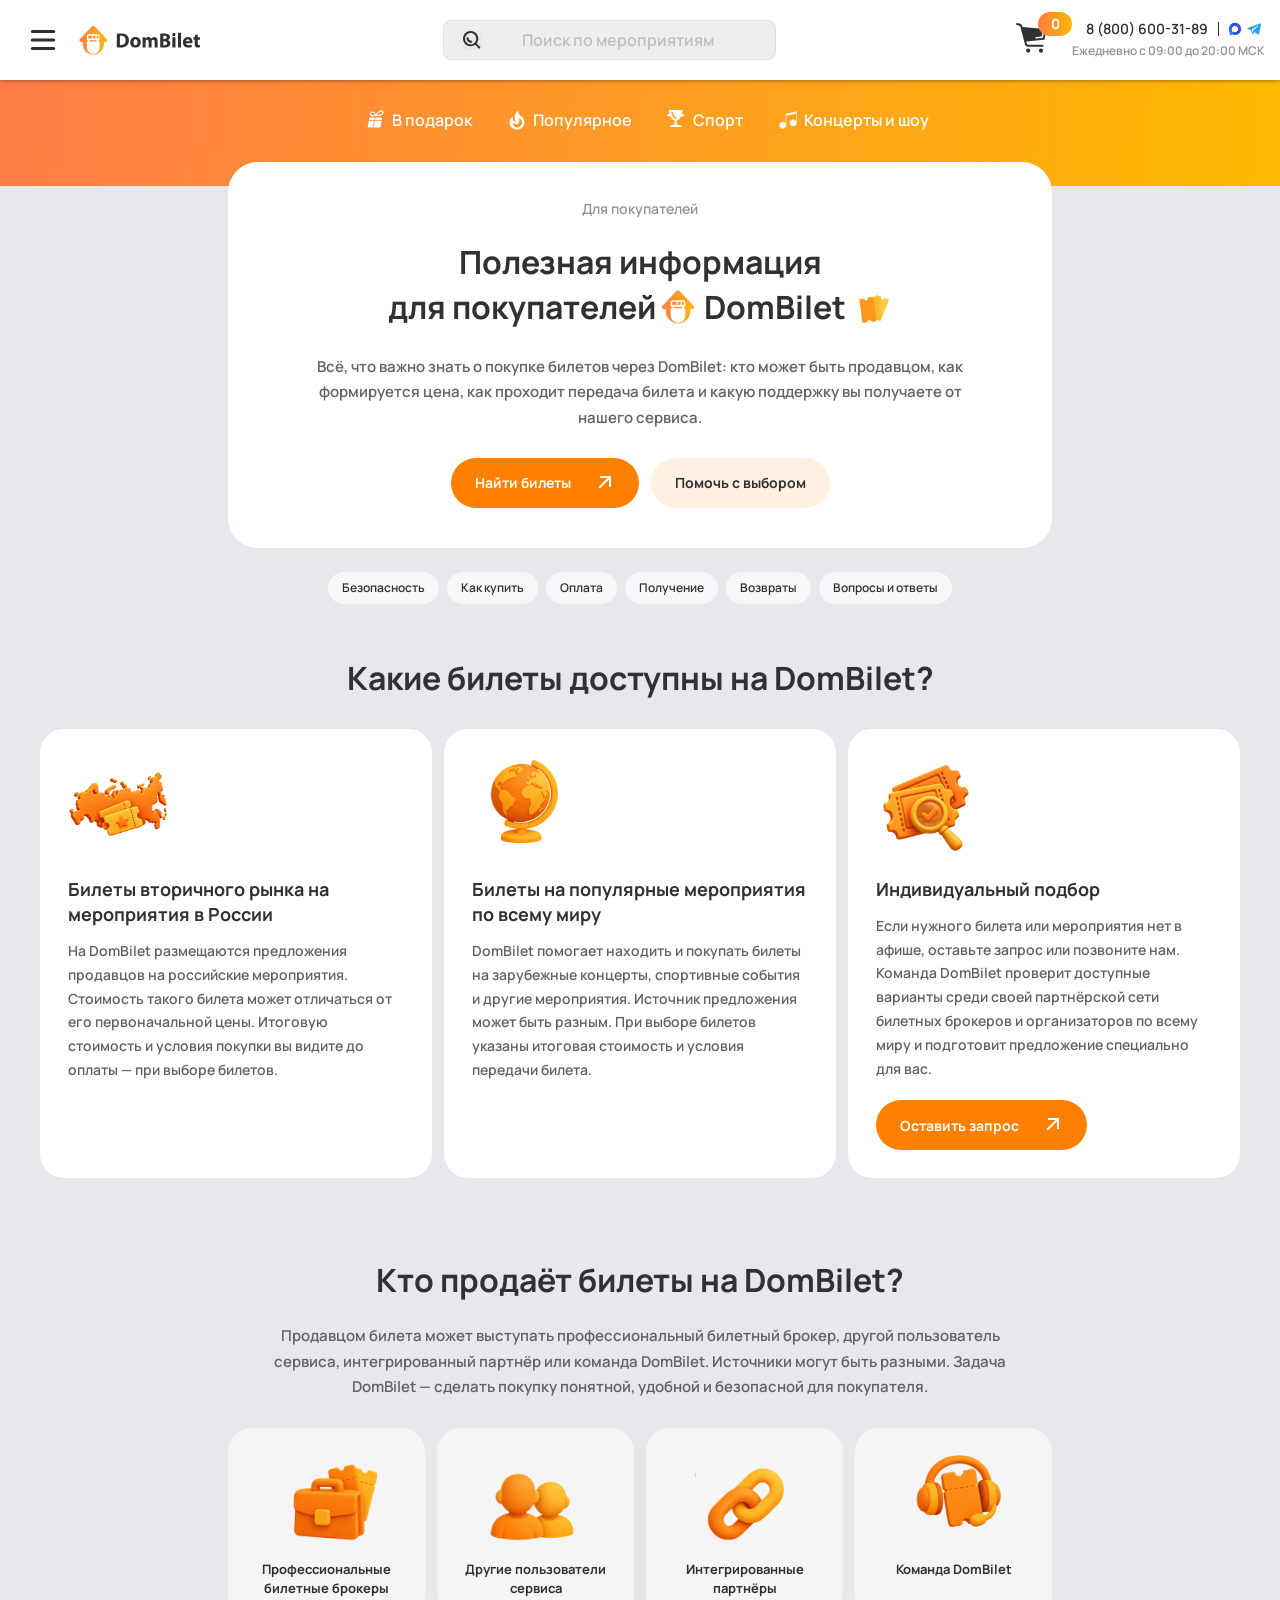
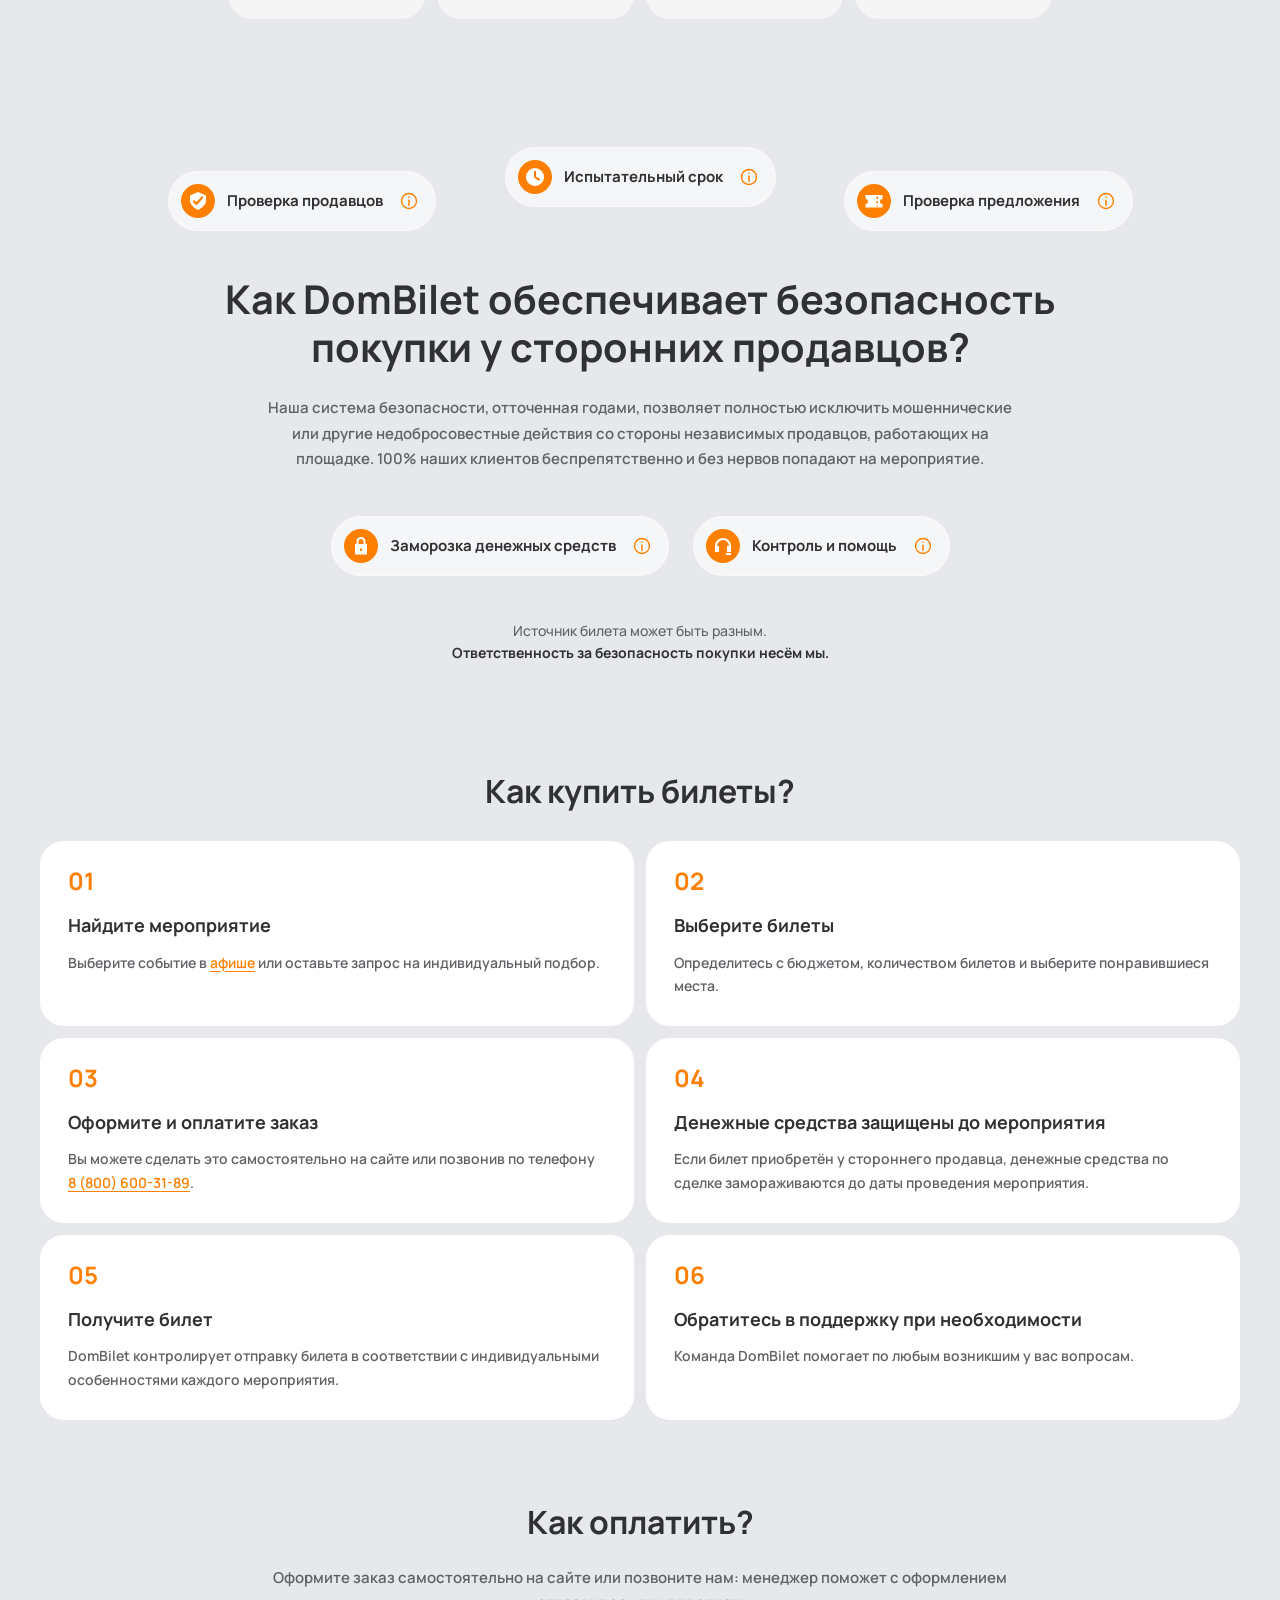
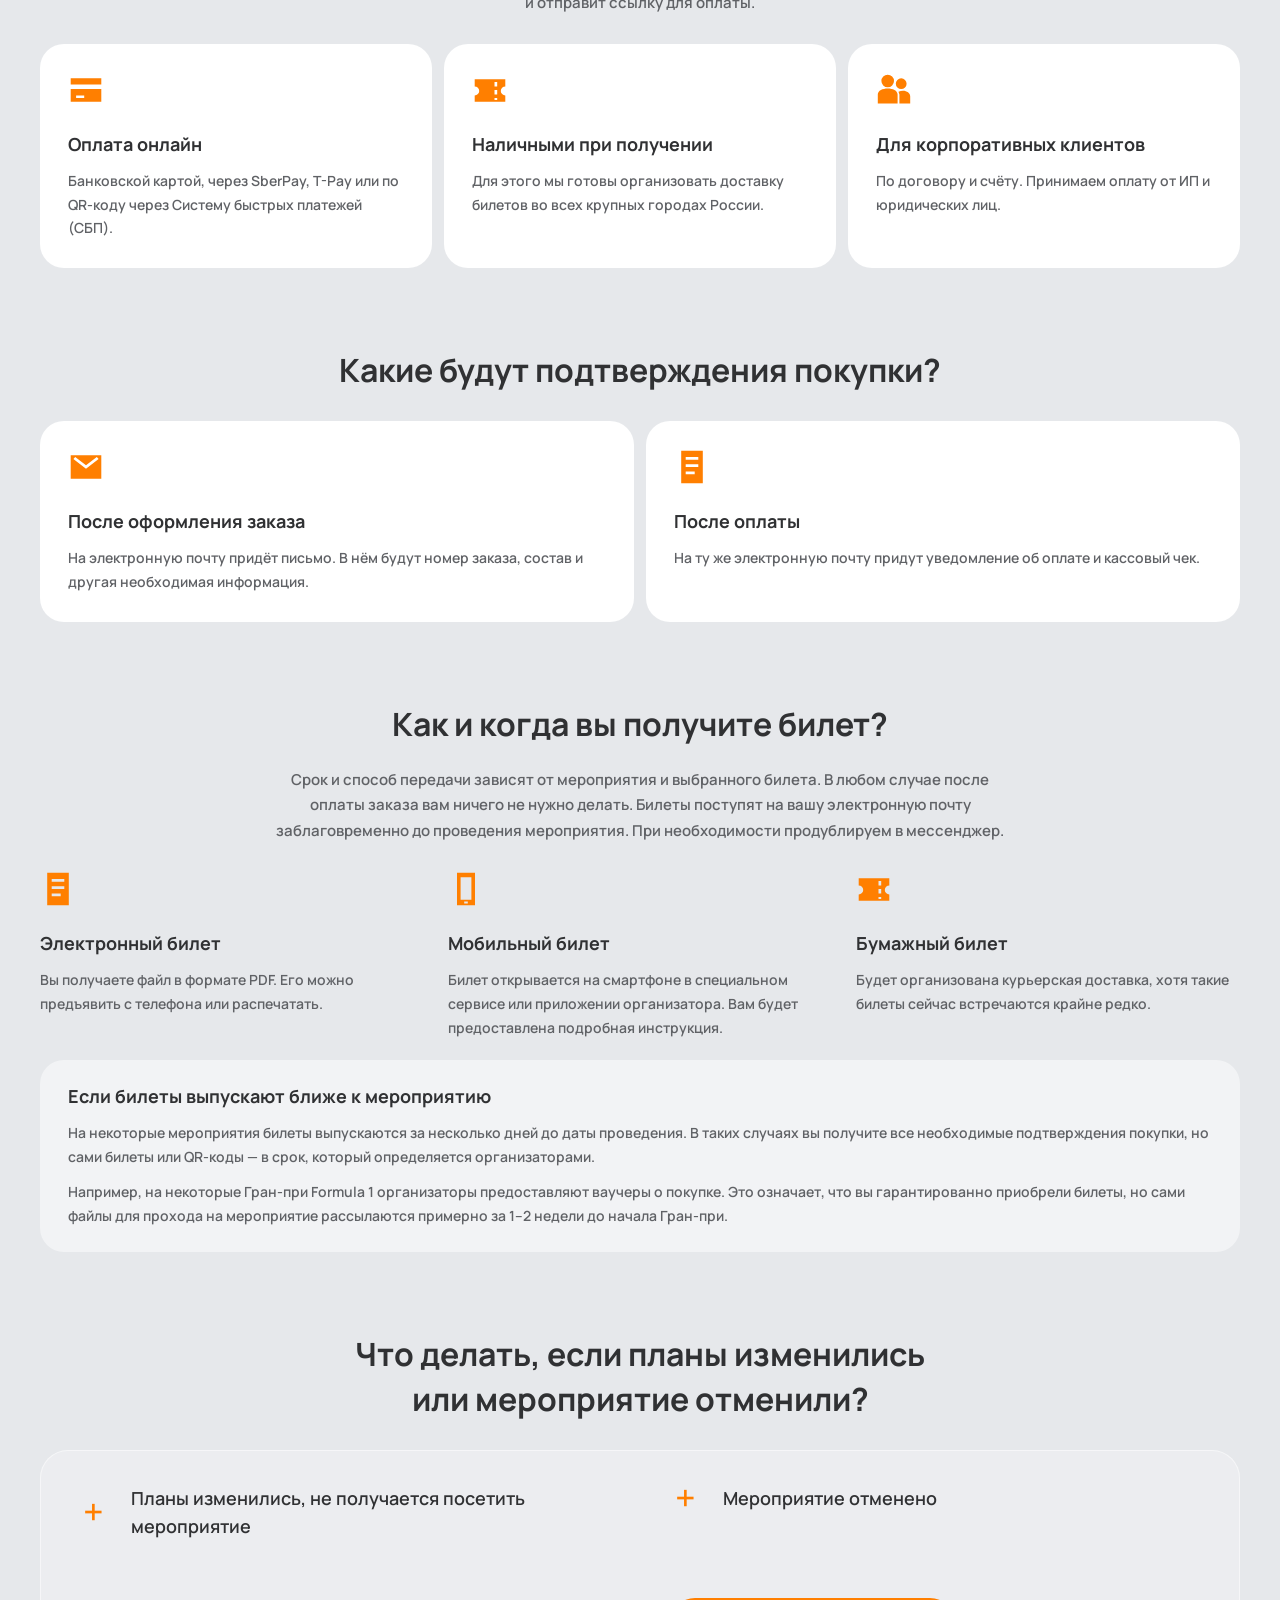
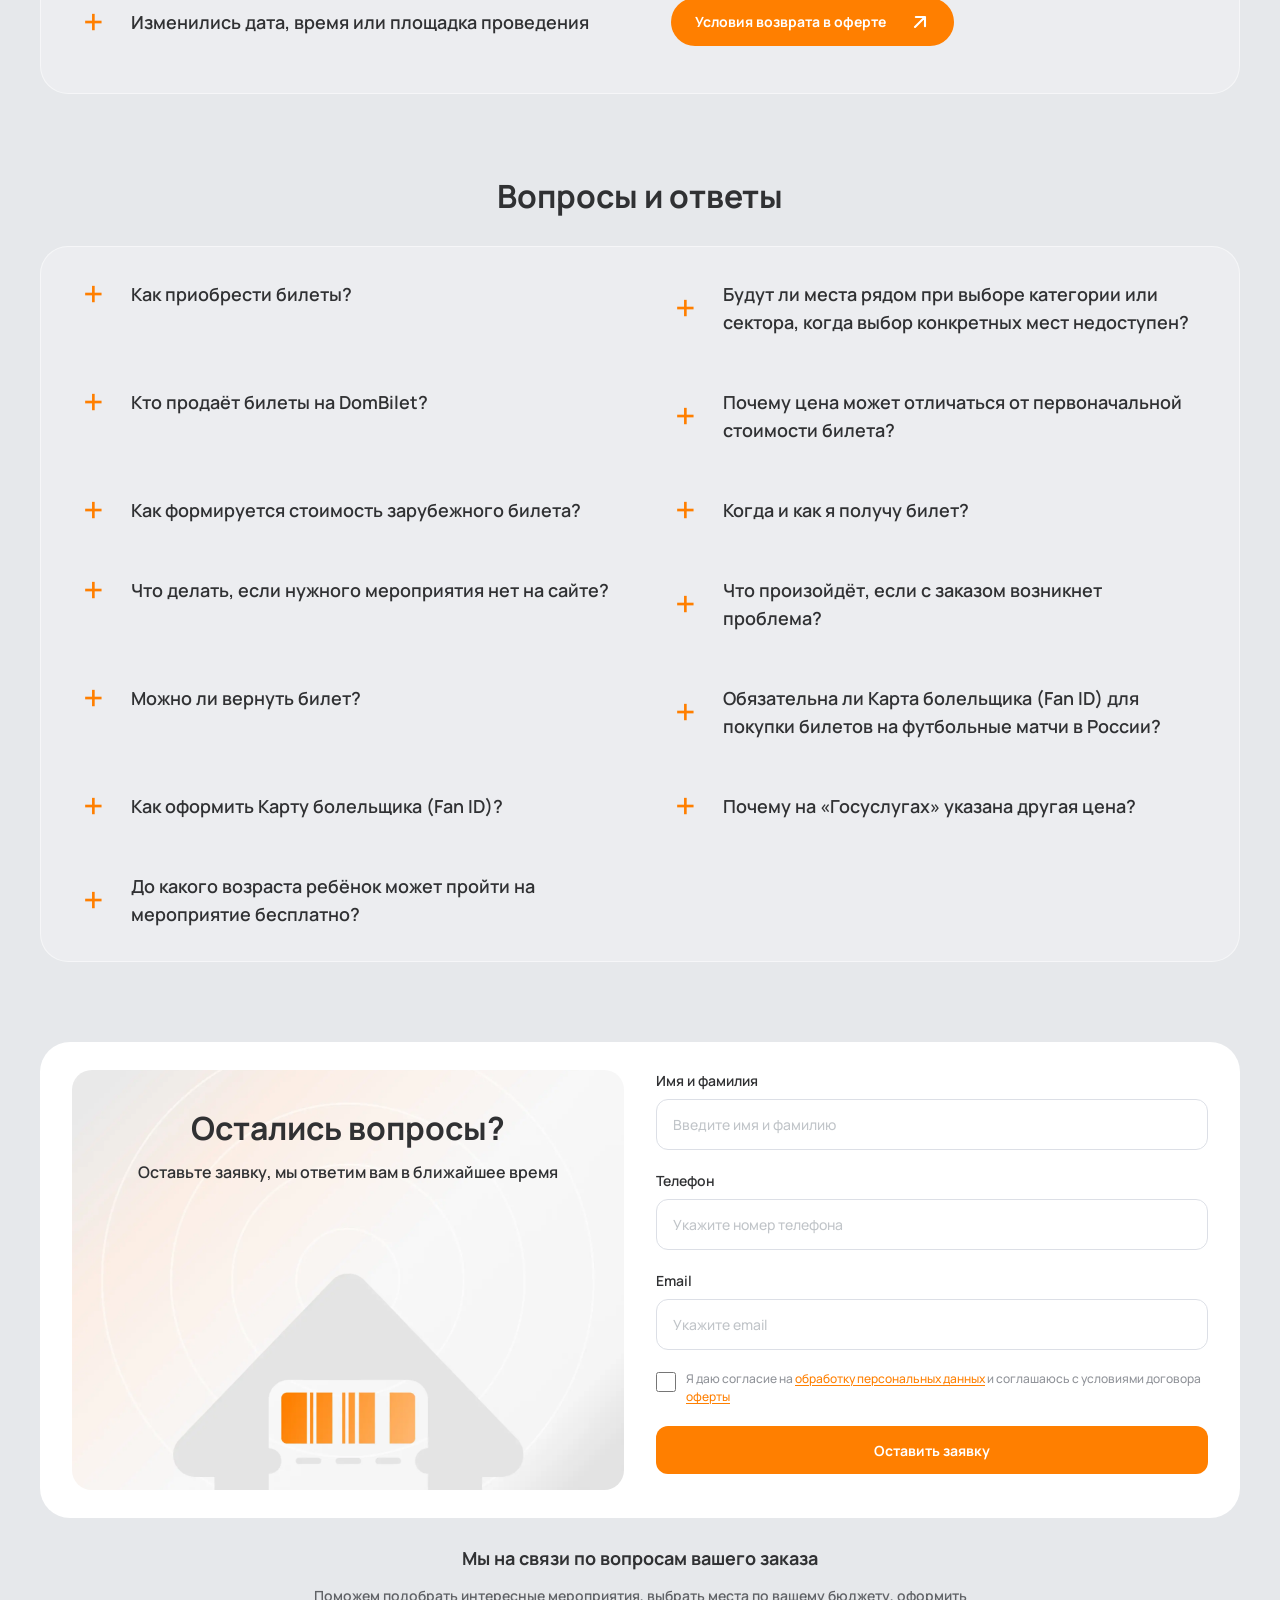
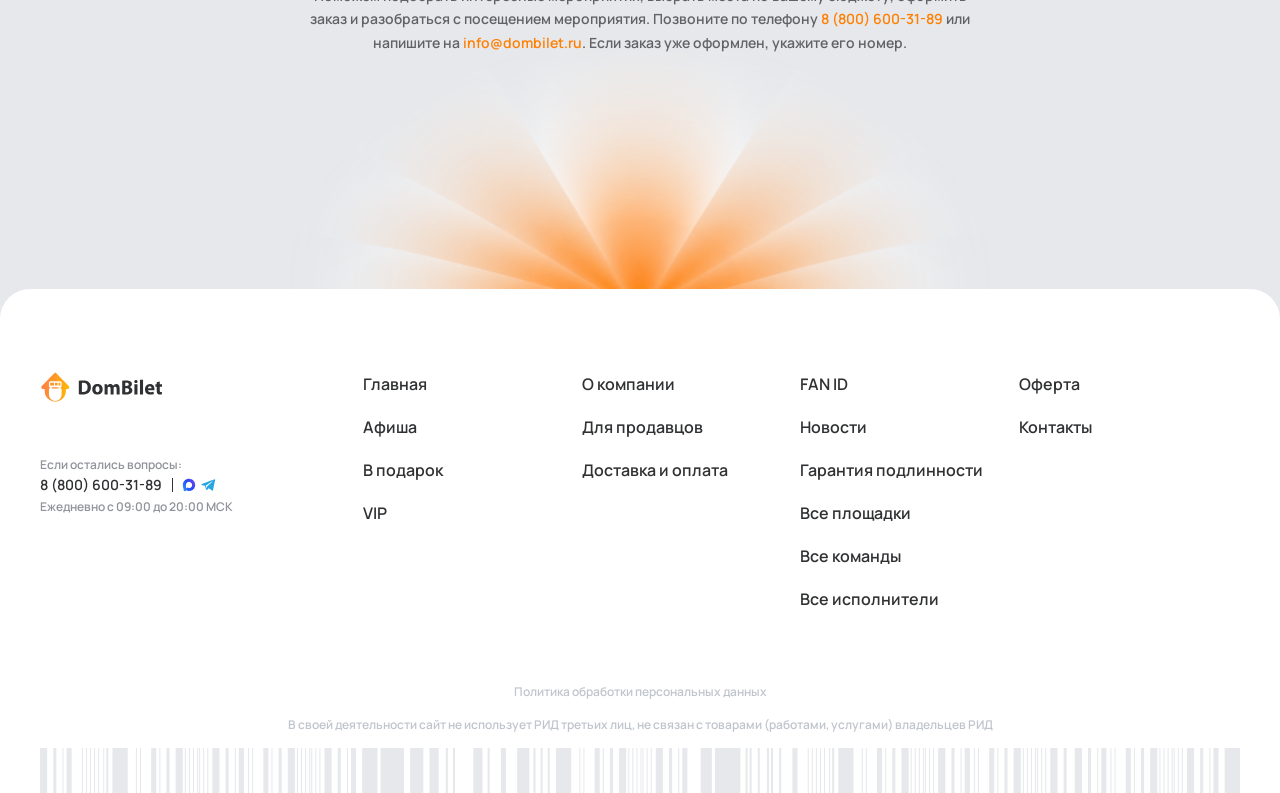
<file: for-buyers/index.html>
<!DOCTYPE html>
<html lang="ru" class="webp">

<head>
<meta name="robots" content="noindex,nofollow">
    <title>Для покупателей DomBilet — покупка, оплата и получение билетов</title>
    <meta charset="UTF-8">
    <meta name="theme-color" content="#FFFFFF">
    <meta name="format-detection" content="telephone=no">
    <meta name="viewport" content="width=device-width, initial-scale=1.0">
    
    
    <link rel="icon" href="../about-company/assets/3c4cfeed83724a7c.ico" sizes="any">
    <link rel="icon" href="../about-company/assets/720927003d614e2c.svg?v=20261029b" type="image/svg+xml">
    <link rel="apple-touch-icon" href="../about-company/assets/5d8e3d32ad869acb.png">
    <link rel="manifest" href="../about-company/assets/6e34c2280c799d00.webmanifest">
    <link rel="shortcut icon" href="../about-company/assets/3c4cfeed83724a7c.ico">

    <meta http-equiv="Content-Type" content="text/html; charset=UTF-8" />

<meta name="keywords" content="Keywords" />
<meta name="description" content="Всё о покупке билетов на DomBilet: продавцы, безопасность, оплата, получение билетов, возвраты и поддержка." />
<link href="../about-company/assets/50464b3b8a789ed7.css?v=3" type="text/css"  data-template-style="true" rel="stylesheet" />




















 <!-- Подключение метатегов и стилей -->
    
<link rel="stylesheet" href="../about-company/about-update.css?v=91">
<link rel="stylesheet" href="./buyers.css?v=38"><link rel="stylesheet" href="../assets/shared/safety-dialog.css"><link rel="stylesheet" href="../audiences.css?v=22"></head>
<body class="">    

        <div id="sm-menu-content" hidden>

        <a href="https://dombilet.ru/">
            <img class="sm-logo" src="../about-company/assets/a990c247d8c1cefe.svg?v=20261029b" loading="lazy" alt="Картинка">
        </a>

                    <ul class="sm-menu-points">
                                    <li><a href="https://dombilet.ru/afisha/">Афиша</a></li>
                                    <li><a href="https://dombilet.ru/sertificat/">В подарок</a></li>
                                    <li><a href="https://dombilet.ru/vip/">VIP</a></li>
                                    <li><a href="https://dombilet.ru/team/">Все команды</a></li>
                                    <li><a href="https://dombilet.ru/stadium/">Все площадки</a></li>
                                    <li><a href="https://dombilet.ru/artist/">Все исполнители</a></li>
                                    <li><a href="../about-company/">О компании</a></li>
                                    <li><a href="./#safety">Гарантия подлинности</a></li>
                                    <li><a href="./#delivery">Доставка и оплата</a></li>
                                    <li><a href="../for-sellers/">Для продавцов</a></li>
                                    <li><a href="https://dombilet.ru/fan-id/">FAN ID</a></li>
                                    <li><a href="https://dombilet.ru/news/">Новости</a></li>
                                    <li><a href="https://dombilet.ru/offer/">Оферта</a></li>
                                    <li><a href="https://dombilet.ru/contacts/">Контакты</a></li>
                            </ul>
        
        <div class="contacts-info_wrapper sm-contacts-info">
            <div class="contacts-info__text sm-first-text">Если остались вопросы:</div>
            <div class="contacts-info__row">
                <a href="tel:88006003189" class="contacts-info__phone">8 (800) 600-31-89</a>
                <a target="_blank" href="https://max.ru/u/f9LHodD0cOLI2wngvTqgyMmjynvBsDkiEKffX438UYBsqbY5XTEf1xtTW04" class="contacts-info__whatsapp">
                    <img src="../about-company/assets/a9525af520ec1b2b.svg?v=20261029b" alt="Max"/>
                </a>
                <a target="_blank" href="https://t.me/+79283333755?text=%D0%97%D0%B4%D1%80%D0%B0%D0%B2%D1%81%D1%82%D0%B2%D1%83%D0%B9%D1%82%D0%B5%21%0A%D0%9F%D0%B8%D1%88%D1%83%20%D0%B2%D0%B0%D0%BC%20%D1%81%20%D1%81%D0%B0%D0%B9%D1%82%D0%B0%20dombilet.ru%0A%D0%BF%D0%BE%20%D1%81%D0%BB%D0%B5%D0%B4%D1%83%D1%8E%D1%89%D0%B5%D0%BC%D1%83%20%D0%B2%D0%BE%D0%BF%D1%80%D0%BE%D1%81%D1%83%3A%0A" class="contacts-info__telegram">
                    <img src="../about-company/assets/641e4399e5965199.svg?v=20261029b" alt="Telegram"/>    
                </a>
            </div>
            <div class="contacts-info__text">Ежедневно с 09:00 до 20:00 МСК</div>
        </div>

    </div>



    <div class="wrapper">
        <header class="header">
            <div class="header__top top-header js-top-header" data-scroll="10" data-scroll-show>
                <div class="top-header__wrapper js-header-wrapper">
                     <!-- Панель администрирования -->
                    <div class="top-header__container " data-lp>

                        <div class="top-header__body">

                            <div class="logo-menu-wrapper">
                                <svg class="sm-trigger" width="56" height="56" viewBox="0 0 56 56" fill="none" xmlns="http://www.w3.org/2000/svg">
                                    <rect x="15.8242" y="17.9551" width="24.3478" height="3.04348" rx="1.52174" fill="#2F2F2F"/>
                                    <rect x="15.8242" y="26.4785" width="24.3478" height="3.04348" rx="1.52174" fill="#2F2F2F"/>
                                    <rect x="15.8242" y="35.002" width="24.3478" height="3.04348" rx="1.52174" fill="#2F2F2F"/>
                                </svg>

                               
                                <svg data-popup="#popup-search" class="search-icon-to-heder hidden-desktop" width="25" height="25" viewBox="0 0 25 25" fill="none" xmlns="http://www.w3.org/2000/svg">
                                    <path d="M11.7666 0.334488C17.3849 0.619263 21.8523 5.2656 21.8525 10.9546L21.8389 11.5015C21.7232 13.7826 20.8889 15.8745 19.5576 17.5542L24.1914 22.188C24.7547 22.7513 24.7547 23.6648 24.1914 24.228C23.6282 24.791 22.7155 24.791 22.1523 24.228L17.4746 19.5513C15.7191 20.8308 13.5584 21.5874 11.2197 21.5874L10.6719 21.5737C5.23487 21.2979 0.875199 16.9385 0.599609 11.5015L0.585938 10.9546C0.586167 5.08209 5.34715 0.320816 11.2197 0.320816L11.7666 0.334488ZM11.2197 3.20558C6.94028 3.20558 3.47093 6.67521 3.4707 10.9546C3.47087 15.2341 6.94024 18.7036 11.2197 18.7036C15.4991 18.7035 18.9686 15.234 18.9688 10.9546C18.9685 6.67531 15.499 3.20574 11.2197 3.20558ZM6.99902 8.95753C7.79555 8.95753 8.44134 9.60341 8.44141 10.3999C8.44141 12.3459 10.0188 13.9233 11.9648 13.9234C12.7613 13.9234 13.4071 14.5693 13.4072 15.3657C13.4072 16.1623 12.7614 16.8081 11.9648 16.8081C8.42572 16.808 5.55664 13.9391 5.55664 10.3999C5.55671 9.60341 6.2025 8.95753 6.99902 8.95753Z" fill="#303133" />
                                </svg>

                                <a href="https://dombilet.ru/" class="top-header__logo logo hidden-mobile">
                                    <img src="../about-company/assets/a990c247d8c1cefe.svg?v=20261029b" loading="lazy" alt="Картинка">
                                </a>
                            </div>

                            <div class="top-header__menu menu">
                                
                                <a href="https://dombilet.ru/" class="top-header__logo logo hidden-desktop">
                                    <img src="../about-company/assets/a990c247d8c1cefe.svg?v=20261029b" loading="lazy" alt="Картинка">
                                </a>

                                
		<div class="interface-box__main_top-menu main-interface-box hidden-mobile">

		<div id="title-search-topmenu" class="main-interface-box__search search-form">
			<form action="" class="search-form__item">
				<button type="submit" class="search-form__btn">
					<svg width="18" height="18" viewBox="0 0 18 18" fill="none" xmlns="http://www.w3.org/2000/svg">
						<path d="M8.0498 0.00976562C12.0952 0.21467 15.3125 3.55993 15.3125 7.65625L15.3027 8.0498C15.2195 9.69229 14.6179 11.1977 13.6592 12.4072L16.9961 15.7441C17.4014 16.1497 17.4015 16.8074 16.9961 17.2129C16.5906 17.6182 15.9329 17.6181 15.5273 17.2129L12.1602 13.8457C10.8961 14.767 9.34006 15.3125 7.65625 15.3125L7.26172 15.3027C3.34721 15.1041 0.208241 11.9644 0.00976562 8.0498L0 7.65625C0 3.42794 3.42795 6.72675e-05 7.65625 0L8.0498 0.00976562ZM7.65625 2.07715C4.57501 2.07722 2.07715 4.57499 2.07715 7.65625C2.07744 10.7373 4.57518 13.2353 7.65625 13.2354C10.7373 13.2353 13.2351 10.7373 13.2354 7.65625C13.2354 4.57499 10.7375 2.07722 7.65625 2.07715ZM4.61719 6.21875C5.19071 6.21875 5.65527 6.68331 5.65527 7.25684C5.65554 8.65768 6.79152 9.79378 8.19238 9.79395C8.76581 9.79395 9.23128 10.2586 9.23145 10.832C9.23118 11.4053 8.76575 11.8711 8.19238 11.8711C5.64446 11.8709 3.57937 9.80473 3.5791 7.25684C3.5791 6.68331 4.04366 6.21875 4.61719 6.21875Z" fill="#303133"/>
					</svg>
				</button>
				<input id="title-search-input-topmenu" name="q" autocomplete="off" type="text"  data-error="Ошибка"
					   placeholder="Поиск по мероприятиям" data-value="Поиск по мероприятиям"
					   class="search-form__input" data-placeholder="Поиск по мероприятиям">

				<button id="searchClose" type="reset" class="search-form__btn search-form__btn_reset search-form__btn_reset-hidden" style="background-color: transparent;">
					<svg width="18" height="18" viewBox="0 0 13 13" fill="none" xmlns="http://www.w3.org/2000/svg">
						<path d="M5.50987 6.125L4.26562 4.89431C4.18367 4.80302 4.14269 4.69817 4.14269 4.57975C4.14269 4.46133 4.186 4.35881 4.27262 4.27219C4.35925 4.18556 4.46177 4.14225 4.58019 4.14225C4.6986 4.14225 4.80346 4.18323 4.89475 4.26519L6.12544 5.50944L7.35612 4.26519C7.48387 4.14677 7.62738 4.11031 7.78662 4.15581C7.94588 4.20131 8.0484 4.30383 8.09419 4.46338C8.13998 4.62292 8.10352 4.76642 7.98481 4.89388L6.74056 6.12456L7.98481 7.35525C8.10323 7.483 8.13969 7.6265 8.09419 7.78575C8.04869 7.945 7.94617 8.04752 7.78662 8.09331C7.62708 8.1391 7.48358 8.10265 7.35612 7.98394L6.12544 6.73969L4.89475 7.98394C4.80346 8.0659 4.6986 8.10688 4.58019 8.10688C4.46177 8.10688 4.35925 8.06356 4.27262 7.97694C4.186 7.89031 4.14269 7.78779 4.14269 7.66938C4.14269 7.55096 4.18367 7.4461 4.26562 7.35481L5.50987 6.125ZM6.125 11.375C7.61075 11.3385 8.848 10.8258 9.83675 9.83675C10.8255 8.84771 11.3383 7.61046 11.375 6.125C11.3385 4.63925 10.8258 3.402 9.83675 2.41325C8.84771 1.4245 7.61046 0.91175 6.125 0.875C4.63925 0.911458 3.402 1.42421 2.41325 2.41325C1.4245 3.40229 0.91175 4.63954 0.875 6.125C0.911458 7.61075 1.42421 8.848 2.41325 9.83675C3.40229 10.8255 4.63954 11.3383 6.125 11.375ZM6.125 12.25C4.39308 12.2045 2.95065 11.6053 1.79769 10.4523C0.644729 9.29935 0.0455 7.85692 0 6.125C0.0455 4.39308 0.644729 2.95065 1.79769 1.79769C2.95065 0.644729 4.39308 0.0455 6.125 0C7.85692 0.0455 9.29935 0.644729 10.4523 1.79769C11.6053 2.95065 12.2045 4.39308 12.25 6.125C12.2045 7.85692 11.6053 9.29935 10.4523 10.4523C9.29935 11.6053 7.85692 12.2045 6.125 12.25Z" fill="#C1C5C9"/>
					</svg>
				</button>
			</form>

			<div class="search-form__menu menu-search"></div>

		</div>

	</div>



                            </div>

                            
                            <div class="top-header__contacts contacts-info">
                                <a href="https://dombilet.ru/cart/" class="cart-info-link">
                                    <span class="cart-sticker cart-count-products">0</span>
                                    <svg width="31" height="30" viewBox="0 0 31 30" fill="none" xmlns="http://www.w3.org/2000/svg">
                                        <path fill-rule="evenodd" clip-rule="evenodd" d="M12.1818 25.3829C13.3729 25.3831 14.339 26.3489 14.339 27.5402C14.3386 28.731 13.3727 29.6962 12.1818 29.6964C10.9909 29.6963 10.0249 28.731 10.0246 27.5402C10.0246 26.3489 10.9906 25.3831 12.1818 25.3829ZM25.0382 25.3829C26.2291 25.3833 27.1943 26.3483 27.1945 27.5392C27.1944 28.7301 26.2292 29.696 25.0382 29.6964C23.8471 29.6963 22.8811 28.7303 22.881 27.5392C22.8812 26.3481 23.8472 25.3831 25.0382 25.3829ZM0.0333429 0.744267C0.174796 0.210804 0.722517 -0.107481 1.256 0.0333297L4.09877 0.787236C5.14338 1.06436 5.958 1.8823 6.23159 2.92786L6.51967 4.02845L29.547 6.04602C29.7523 6.06392 29.9406 6.16688 30.0665 6.3302C30.1919 6.49358 30.2432 6.70236 30.2081 6.9054L28.5861 16.2316C28.5289 16.558 28.2607 16.8063 27.9308 16.838L10.3107 18.5197L10.9406 20.9259C11.0558 21.3654 11.454 21.6717 11.9083 21.672H26.5812C27.1332 21.6722 27.581 22.12 27.5812 22.672C27.5811 23.224 27.1332 23.6718 26.5812 23.672H11.9083C10.5443 23.6717 9.35136 22.7514 9.006 21.4318L4.29701 3.43372C4.2058 3.08525 3.93425 2.81222 3.58608 2.71985L0.74428 1.96692C0.211133 1.82518 -0.107567 1.27761 0.0333429 0.744267ZM27.3888 8.0802C26.9822 8.00271 26.5897 8.26938 26.5119 8.67591L25.5939 13.4825L20.1603 14.1017C19.749 14.1486 19.4537 14.5205 19.5001 14.9318C19.547 15.3433 19.9187 15.6388 20.3302 15.5919L26.3126 14.9113L26.8615 14.8488L26.965 14.3068L27.9855 8.95716C28.0628 8.55043 27.7955 8.15779 27.3888 8.0802Z" fill="#303133"/>
                                    </svg>
                                </a>
                                
                                <div class="contacts-info_wrapper hidden-mobile">
                                    <div class="contacts-info__text">Если остались вопросы:</div>
                                    <div class="contacts-info__row">
                                        <a href="tel:88006003189" class="contacts-info__phone">8 (800) 600-31-89</a>
                                        <a target="_blank" href="https://max.ru/u/f9LHodD0cOLI2wngvTqgyMmjynvBsDkiEKffX438UYBsqbY5XTEf1xtTW04" class="contacts-info__whatsapp">
                                            <img src="../about-company/assets/a9525af520ec1b2b.svg?v=20261029b" alt="Max"/>
                                        </a>
                                        <a target="_blank" href="https://t.me/+79283333755?text=%D0%97%D0%B4%D1%80%D0%B0%D0%B2%D1%81%D1%82%D0%B2%D1%83%D0%B9%D1%82%D0%B5%21%0A%D0%9F%D0%B8%D1%88%D1%83%20%D0%B2%D0%B0%D0%BC%20%D1%81%20%D1%81%D0%B0%D0%B9%D1%82%D0%B0%20dombilet.ru%0A%D0%BF%D0%BE%20%D1%81%D0%BB%D0%B5%D0%B4%D1%83%D1%8E%D1%89%D0%B5%D0%BC%D1%83%20%D0%B2%D0%BE%D0%BF%D1%80%D0%BE%D1%81%D1%83%3A%0A" class="contacts-info__telegram">
                                            <img src="../about-company/assets/641e4399e5965199.svg?v=20261029b" alt="Telegram"/>    
                                        </a>
                                    </div>
                                    <div class="contacts-info__text">Ежедневно с 09:00 до 20:00 МСК</div>
                                </div>
                            </div>

                        </div>

                    </div>
                </div>
            </div>
            <div class="header__body body-header " >
                <div class="body-header__container">
                    <div class="body-header__content">

                        <div class="mobile-menu__icon-wrapper">
                            <svg class="sm-trigger icon-menu" width="56" height="56" viewBox="0 0 56 56" fill="none" xmlns="http://www.w3.org/2000/svg">
                                <rect x="15.8242" y="17.9551" width="24.3478" height="3.04348" rx="1.52174" fill="#fff"/>
                                <rect x="15.8242" y="26.4785" width="24.3478" height="3.04348" rx="1.52174" fill="#fff"/>
                                <rect x="15.8242" y="35.002" width="24.3478" height="3.04348" rx="1.52174" fill="#fff"/>
                            </svg>

                            <svg class="search-icon-mob" data-popup="#popup-search" width="25" height="25" viewBox="0 0 25 25" fill="none" xmlns="http://www.w3.org/2000/svg">
                                <path d="M10.8662 0.0136719C16.3269 0.290332 20.6689 4.80555 20.6689 10.335L20.6562 10.8662C20.5494 12.9747 19.8082 14.9145 18.623 16.5039L24.0986 21.9785C24.6841 22.5642 24.684 23.5139 24.0986 24.0996C23.5128 24.6854 22.5623 24.6854 21.9766 24.0996L16.501 18.624C14.7793 19.9066 12.6469 20.6689 10.335 20.6689L9.80273 20.6562C4.51831 20.3883 0.281406 16.1507 0.0136719 10.8662L0 10.335C0 4.62728 4.62728 0 10.335 0L10.8662 0.0136719ZM10.335 3C6.28413 3 3 6.28413 3 10.335C3.00016 14.3857 6.28423 17.6689 10.335 17.6689C14.3856 17.6688 17.6688 14.3856 17.6689 10.335C17.6689 6.28423 14.3857 3.00016 10.335 3Z" fill="white"/>
                            </svg>
                        </div>

                        <div class="body-header__logo-wrapper">
                            <a href="https://dombilet.ru/" class="body-header__logo logo">
                                <svg width="170" height="56" viewBox="0 0 170 56" fill="none" xmlns="http://www.w3.org/2000/svg">
                                    <path d="M22.0878 32.2351V30.2927H20.4443C20.0646 30.2948 19.6927 30.1846 19.375 29.976C19.0573 29.7673 18.8078 29.4694 18.6576 29.1194C18.5075 28.7694 18.4633 28.3827 18.5307 28.0077C18.598 27.6326 18.7738 27.2858 19.0363 27.0104L32.2949 13.1331C32.4771 12.9428 32.6957 12.7914 32.9377 12.688C33.1796 12.5846 33.4399 12.5312 33.7029 12.5312C33.9658 12.5312 34.2261 12.5846 34.4681 12.688C34.71 12.7914 34.9286 12.9428 35.1109 13.1331L48.3695 27.0104C48.6319 27.2858 48.8077 27.6326 48.8751 28.0077C48.9424 28.3827 48.8983 28.7694 48.7481 29.1194C48.598 29.4694 48.3485 29.7673 48.0308 29.976C47.713 30.1846 47.3411 30.2948 46.9615 30.2927H45.3156V32.2355C45.3156 35.327 44.0921 38.2918 41.9142 40.4778C39.7362 42.6638 36.7823 43.8918 33.7023 43.8918C30.6222 43.8918 27.6683 42.6638 25.4904 40.4778C23.3125 38.2918 22.0889 35.327 22.0889 32.2355L22.0878 32.2351ZM26.7898 23.5662V27.7948C27.0832 27.7948 27.3645 27.9118 27.5719 28.12C27.7794 28.3282 27.8959 28.6105 27.8959 28.905C27.8959 29.1994 27.7794 29.4818 27.5719 29.69C27.3645 29.8982 27.0832 30.0152 26.7898 30.0152V36.1035C26.7898 39.9935 29.9612 43.2703 33.8361 43.1966C35.6462 43.1614 37.3703 42.4148 38.6379 41.1174C39.9056 39.8199 40.6155 38.0751 40.6151 36.258V30.0144C40.3218 30.0144 40.0404 29.8974 39.833 29.6892C39.6256 29.481 39.509 29.1986 39.509 28.9042C39.509 28.6098 39.6256 28.3274 39.833 28.1192C40.0404 27.911 40.3218 27.794 40.6151 27.794V23.5662C40.6151 23.3378 40.5703 23.1117 40.4832 22.9007C40.3961 22.6897 40.2684 22.4981 40.1075 22.3367C39.9466 22.1752 39.7555 22.0472 39.5453 21.9599C39.335 21.8727 39.1097 21.8278 38.8822 21.828H28.5216C28.0623 21.828 27.6218 22.0111 27.297 22.3371C26.9723 22.663 26.7898 23.1052 26.7898 23.5662ZM37.2969 27.3793V22.9381H39.0384C39.1005 22.9381 39.1619 22.9504 39.2193 22.9743C39.2766 22.9981 39.3287 23.033 39.3726 23.0771C39.4165 23.1211 39.4513 23.1734 39.475 23.231C39.4988 23.2885 39.511 23.3502 39.511 23.4125V26.9045C39.511 27.0303 39.4612 27.151 39.3726 27.2399C39.284 27.3289 39.1638 27.3789 39.0384 27.3789L37.2969 27.3793ZM34.841 27.3793V22.9381H36.2236V27.3785L34.841 27.3793ZM33.9396 27.3793V22.9381H34.9929V27.3785L33.9396 27.3793ZM33.3865 27.3793V22.9381H34.0279V27.3785L33.3865 27.3793ZM30.9369 27.3793V22.9381H32.3206V27.3785L30.9369 27.3793ZM29.9549 27.3793V22.9381H31.4023V27.3785L29.9549 27.3793ZM28.3677 27.3793C28.3056 27.3793 28.2442 27.367 28.1869 27.3432C28.1295 27.3193 28.0774 27.2844 28.0335 27.2403C27.9897 27.1963 27.9548 27.144 27.9311 27.0864C27.9073 27.0289 27.8951 26.9672 27.8951 26.9049V23.4125C27.8951 23.3502 27.9073 23.2885 27.9311 23.231C27.9548 23.1734 27.9897 23.1211 28.0335 23.0771C28.0774 23.033 28.1295 22.9981 28.1869 22.9743C28.2442 22.9504 28.3056 22.9381 28.3677 22.9381H30.1073V27.3785L28.3677 27.3793Z" fill="white"/>
                                    <rect x="28.4062" y="28.3867" width="10.3594" height="1.01562" rx="0.507812" fill="white"/>
                                    <path d="M68.0859 33.6006L69.4883 33.6846L69.3418 39.6729H66.9336L66.7666 36.1133H58.4951L58.3281 39.6729H55.8984L55.7734 33.6846L56.9668 33.6006C57.5322 32.6164 57.9925 31.5688 58.3066 30.459C58.6835 29.0352 58.8516 27.4855 58.8516 25.7686V22H68.0859V33.6006ZM76.0127 25.6221C79.1326 25.6221 81.2264 27.779 81.2266 30.8779C81.2266 34.6261 78.5673 36.3438 75.8242 36.3438C72.8299 36.3437 70.5264 34.3748 70.5264 31.0664C70.5265 27.7372 72.7043 25.6221 76.0127 25.6221ZM132.238 36.1133H129.056V28.3027H126.836V30.1875C126.836 32.6791 126.542 34.4166 125.391 35.3379C124.742 36.0288 123.842 36.3437 122.418 36.3438L122.062 33.873C122.543 33.7893 122.962 33.6002 123.213 33.3281C123.799 32.7209 123.884 31.7578 123.884 30.041V25.874H132.238V36.1133ZM139.355 25.6436C142.664 25.6436 143.92 28.2192 143.92 30.7529C143.92 31.2971 143.857 31.7785 143.815 32.0088H137.22C137.303 33.328 138.623 33.9561 140.109 33.9561C141.198 33.9561 142.078 33.8098 142.937 33.5166L143.355 35.6738C142.308 36.1136 141.03 36.3223 139.648 36.3223C136.173 36.3222 134.184 34.3121 134.184 31.1084C134.184 28.512 135.796 25.6436 139.355 25.6436ZM107.652 24.5967H101.454V27.0254C101.936 26.9626 102.627 26.9209 103.171 26.9209C104.595 26.9209 106.082 27.2766 107.149 28.0723C108.134 28.7842 108.783 29.8944 108.783 31.4648C108.783 32.8258 108.259 33.8937 107.442 34.6475C106.081 35.8408 103.862 36.2598 101.705 36.2598C100.135 36.2598 99.0039 36.1545 98.292 36.0498V22H107.652V24.5967ZM88.665 29.7471C88.8326 30.3543 89.1256 31.4019 89.335 32.3232H89.3975C89.5859 31.6324 89.9207 30.5016 90.2139 29.5176L91.3447 25.874H95.3652L95.9932 36.1133H93.041L92.874 32.0088C92.8531 31.1294 92.7895 29.6431 92.7686 28.4287H92.7061C92.3083 29.7894 92.2451 30.1244 91.7217 31.7783L90.3613 35.9453H88.0361L86.8223 31.8838C86.5501 30.9206 86.2147 29.4544 85.9844 28.4912H85.9004C85.8585 29.7683 85.8378 31.2127 85.7959 32.0713L85.6289 36.1133H82.7803L83.4932 25.874H87.5547L88.665 29.7471ZM113.777 29.0146C113.777 30.6479 113.694 31.7996 113.61 33.1816L113.694 33.2021C114.176 32.0298 114.447 31.2336 114.866 30.2705L116.855 25.874H120.751V36.1133H117.735V32.9932C117.735 31.4018 117.819 30.7317 117.924 28.5752H117.84C117.442 29.6848 117.191 30.3552 116.772 31.3184C116.123 32.7422 115.349 34.522 114.637 36.1133H110.763V25.874H113.777V29.0146ZM153.753 28.3232H150.779V36.1133H147.597V28.3232H144.623V25.874H153.753V28.3232ZM75.9082 27.9053C74.4006 27.9053 73.8145 29.4758 73.8145 30.9834C73.8146 32.7421 74.5473 34.0605 75.9082 34.0605C77.1645 34.0604 77.9395 32.8254 77.9395 30.9619C77.9394 29.4544 77.3529 27.9054 75.9082 27.9053ZM102.563 29.2871C102.208 29.2871 101.831 29.3283 101.454 29.3701V33.7891C101.81 33.8519 102.229 33.873 102.669 33.873C103.444 33.873 104.218 33.6207 104.741 33.1602C105.16 32.7624 105.433 32.1976 105.433 31.5068C105.433 30.7949 105.139 30.271 104.679 29.915C104.113 29.4753 103.317 29.2871 102.563 29.2871ZM61.8037 26.4805C61.8037 28.1138 61.5946 29.706 61.1758 31.1299C60.9245 31.9883 60.5678 32.8466 60.2119 33.5166H64.9023V24.5967H61.8037V26.4805ZM139.167 27.7578C137.827 27.7579 137.283 28.9935 137.199 29.8311H140.968C140.968 29.0563 140.633 27.7578 139.167 27.7578Z" fill="white"/>
                                </svg>
                            </a>
                        </div>

                        	<ul class="body-header__menu menu-body-header">
					<li class="menu-body-header__item">
				<a href="https://dombilet.ru/sertificat/" class="menu-body-header__link ">
											<svg>
							<use xlink:href="../about-company/assets/icons.svg?v=20261029b#present-w"></use>
						</svg>
										В подарок				</a>
			</li>
					<li class="menu-body-header__item">
				<a href="https://dombilet.ru/afisha/filter/popular-is-true/apply/" class="menu-body-header__link ">
											<svg>
							<use xlink:href="../about-company/assets/icons.svg?v=20261029b#fire-w"></use>
						</svg>
										Популярное				</a>
			</li>
					<li class="menu-body-header__item">
				<a href="https://dombilet.ru/sport/" class="menu-body-header__link ">
											<svg>
							<use xlink:href="../about-company/assets/icons.svg?v=20261029b#cubok-w"></use>
						</svg>
										Спорт				</a>
			</li>
					<li class="menu-body-header__item">
				<a href="https://dombilet.ru/koncerty-i-shou/" class="menu-body-header__link ">
											<svg>
							<use xlink:href="../about-company/assets/icons.svg?v=20261029b#note-w"></use>
						</svg>
										Концерты и шоу				</a>
			</li>
			</ul>



                        <a href="https://dombilet.ru/cart/" class="cart-info-link body-header__cart">
                            <span class="cart-sticker cart-count-products" id="mobile-cart__count-products">0</span>
                            <svg width="31" height="30" viewBox="0 0 31 30" fill="none" xmlns="http://www.w3.org/2000/svg">
                                <path fill-rule="evenodd" clip-rule="evenodd" d="M12.1818 25.3829C13.3729 25.3831 14.339 26.3489 14.339 27.5402C14.3386 28.731 13.3727 29.6962 12.1818 29.6964C10.9909 29.6963 10.0249 28.731 10.0246 27.5402C10.0246 26.3489 10.9906 25.3831 12.1818 25.3829ZM25.0382 25.3829C26.2291 25.3833 27.1943 26.3483 27.1945 27.5392C27.1944 28.7301 26.2292 29.696 25.0382 29.6964C23.8471 29.6963 22.8811 28.7303 22.881 27.5392C22.8812 26.3481 23.8472 25.3831 25.0382 25.3829ZM0.0333429 0.744267C0.174796 0.210804 0.722517 -0.107481 1.256 0.0333297L4.09877 0.787236C5.14338 1.06436 5.958 1.8823 6.23159 2.92786L6.51967 4.02845L29.547 6.04602C29.7523 6.06392 29.9406 6.16688 30.0665 6.3302C30.1919 6.49358 30.2432 6.70236 30.2081 6.9054L28.5861 16.2316C28.5289 16.558 28.2607 16.8063 27.9308 16.838L10.3107 18.5197L10.9406 20.9259C11.0558 21.3654 11.454 21.6717 11.9083 21.672H26.5812C27.1332 21.6722 27.581 22.12 27.5812 22.672C27.5811 23.224 27.1332 23.6718 26.5812 23.672H11.9083C10.5443 23.6717 9.35136 22.7514 9.006 21.4318L4.29701 3.43372C4.2058 3.08525 3.93425 2.81222 3.58608 2.71985L0.74428 1.96692C0.211133 1.82518 -0.107567 1.27761 0.0333429 0.744267ZM27.3888 8.0802C26.9822 8.00271 26.5897 8.26938 26.5119 8.67591L25.5939 13.4825L20.1603 14.1017C19.749 14.1486 19.4537 14.5205 19.5001 14.9318C19.547 15.3433 19.9187 15.6388 20.3302 15.5919L26.3126 14.9113L26.8615 14.8488L26.965 14.3068L27.9855 8.95716C28.0628 8.55043 27.7955 8.15779 27.3888 8.0802Z" fill="#fff"/>
                            </svg>
                        </a>

                    </div>
                </div>
            </div>
        </header>

<main class="page page_about buyers-page"><section class="buyer-hero buyer-container _interface"><span class="buyer-eyebrow">Для покупателей</span><h1>Полезная информация<br> для покупателей <span class="buyer-brand"><svg aria-hidden="true" focusable="false" xmlns="http://www.w3.org/2000/svg" width="38" height="40" viewBox="0 0 38 40" fill="none">
							<path
								d="M4.48388 25.0276V22.6H2.42988C1.95537 22.6026 1.4906 22.465 1.09352 22.2042C0.696449 21.9434 0.384645 21.5711 0.196995 21.1337C0.00934615 20.6962 -0.0458441 20.213 0.0383073 19.7443C0.122459 19.2756 0.342228 18.8421 0.670207 18.4979L17.2404 1.15454C17.4681 0.9167 17.7414 0.727479 18.0438 0.598224C18.3461 0.468969 18.6714 0.402344 19.0001 0.402344C19.3287 0.402344 19.654 0.468969 19.9564 0.598224C20.2587 0.727479 20.532 0.9167 20.7597 1.15454L37.3299 18.4979C37.6579 18.8421 37.8776 19.2756 37.9618 19.7443C38.0459 20.213 37.9908 20.6962 37.8031 21.1337C37.6155 21.5711 37.3037 21.9434 36.9066 22.2042C36.5095 22.465 36.0447 22.6026 35.5702 22.6H33.5133V25.0281C33.5133 28.8917 31.9841 32.597 29.2623 35.329C26.5404 38.061 22.8487 39.5958 18.9993 39.5958C15.15 39.5958 11.4583 38.061 8.73639 35.329C6.01449 32.597 4.48535 28.8917 4.48535 25.0281L4.48388 25.0276ZM10.3603 14.1934V19.4782C10.727 19.4782 11.0786 19.6244 11.3378 19.8846C11.5971 20.1448 11.7427 20.4977 11.7427 20.8657C11.7427 21.2337 11.5971 21.5866 11.3378 21.8468C11.0786 22.107 10.727 22.2532 10.3603 22.2532V29.8622C10.3603 34.7237 14.3239 38.819 19.1665 38.7269C21.4288 38.6829 23.5835 37.7499 25.1677 36.1284C26.752 34.5069 27.6392 32.3263 27.6388 30.0552V22.2522C27.2722 22.2522 26.9206 22.106 26.6613 21.8458C26.4021 21.5856 26.2564 21.2327 26.2564 20.8647C26.2564 20.4967 26.4021 20.1438 26.6613 19.8836C26.9206 19.6234 27.2722 19.4773 27.6388 19.4773V14.1934C27.6388 13.908 27.5828 13.6254 27.4739 13.3618C27.365 13.0981 27.2055 12.8586 27.0044 12.6568C26.8032 12.4551 26.5645 12.2951 26.3017 12.186C26.0389 12.0769 25.7573 12.0209 25.473 12.0211H12.5247C11.9507 12.0211 11.4001 12.25 10.9943 12.6573C10.5884 13.0647 10.3603 13.6173 10.3603 14.1934ZM23.4917 17.7091V13.9441H25.4169C25.4945 13.9441 25.5713 13.9595 25.643 13.9893C25.7146 14.019 25.7797 14.0627 25.8346 14.1178C25.8894 14.1728 25.9329 14.2382 25.9626 14.3101C25.9923 14.382 26.0076 14.4591 26.0076 14.5369V17.1158C26.0076 17.2731 25.9453 17.4239 25.8346 17.535C25.7238 17.6462 25.5736 17.7087 25.4169 17.7087L23.4917 17.7091ZM20.4225 17.7091V13.9441H22.1504V17.7082L20.4225 17.7091ZM19.2959 17.7091V13.9441H20.6123V17.7082L19.2959 17.7091ZM18.6047 17.7091V13.9441H19.4063V17.7082L18.6047 17.7091ZM15.5432 17.7091V13.9441H17.3258V17.7082L15.5432 17.7091ZM14.316 17.7091V13.9441H16.1249V17.7082L14.316 17.7091ZM12.6255 17.7091C12.548 17.7091 12.4712 17.6938 12.3995 17.664C12.3279 17.6342 12.2627 17.5906 12.2079 17.5355C12.1531 17.4805 12.1095 17.4151 12.0799 17.3432C12.0502 17.2713 12.0349 17.1942 12.0349 17.1163V14.5369C12.0349 14.4591 12.0502 14.382 12.0799 14.3101C12.1095 14.2382 12.1531 14.1728 12.2079 14.1178C12.2627 14.0627 12.3279 14.019 12.3995 13.9893C12.4712 13.9595 12.548 13.9441 12.6255 13.9441H14.5064V17.7082L12.6255 17.7091Z"
								fill="url(#paint0_linear_9629_41957)" />
							<rect x="13.8066" y="20.0195" width="10.0982" height="1.6636" rx="0.831802"
								fill="url(#paint1_linear_9629_41957)" />
							<defs>
								<linearGradient id="paint0_linear_9629_41957" x1="0" y1="0.402344" x2="40.556"
									y2="3.25472" gradientUnits="userSpaceOnUse">
									<stop stop-color="#FF7C47" />
									<stop offset="1" stop-color="#FFBA00" />
								</linearGradient>
								<linearGradient id="paint1_linear_9629_41957" x1="13.8066" y1="20.0195" x2="31.6597"
									y2="30.5695" gradientUnits="userSpaceOnUse">
									<stop stop-color="#FF7C47" />
									<stop offset="1" stop-color="#FFBA00" />
								</linearGradient>
							</defs>
						</svg> DomBilet</span> <img class="inline-meaning-icon" src="../about-company/assets/stat-tickets-normalized.svg?v=20261029b" alt="" aria-hidden="true"></h1><p>Всё, что важно знать о покупке билетов через DomBilet: кто может быть продавцом, как формируется цена, как проходит передача билета и какую поддержку вы получаете от нашего сервиса.</p><div class="buyer-buttons"><a class="buyer-button" href="https://dombilet.ru/afisha/">Найти билеты <span aria-hidden="true"><svg class="site-link-arrow" viewBox="0 0 24 24" fill="none" aria-hidden="true" focusable="false"><path d="M6 18 18 6M7 6h11v11" stroke="currentColor" stroke-width="2.5" stroke-linecap="round" stroke-linejoin="round"/></svg></span></a><a class="buyer-button buyer-button_light" href="#support">Помочь с выбором</a></div></section>
<nav class="section-jumps buyer-container" aria-label="Разделы страницы"><a href="#safety">Безопасность</a><a href="#purchase">Как купить</a><a href="#payment">Оплата</a><a href="#delivery">Получение</a><a href="#returns">Возвраты</a><a href="#faq">Вопросы и ответы</a></nav><section class="buyer-section" id="tickets"><div class="buyer-container"><h2>Какие билеты доступны на <span class="inline-brand-name">DomBilet</span>?</h2><div class="buyer-grid "><article class="buyer-card "><img class="buyer-3d-img" src="./assets/tickets-russia.png" alt="" loading="lazy"><h3>Билеты вторичного рынка на мероприятия в России</h3><p>На DomBilet размещаются предложения продавцов на российские мероприятия. Стоимость такого билета может отличаться от его первоначальной цены. Итоговую стоимость и условия покупки вы видите до оплаты — при выборе билетов.</p></article><article class="buyer-card "><span class="buyer-3d" style="background-position:50% 100%" aria-hidden="true"></span><h3>Билеты на популярные мероприятия по всему миру</h3><p>DomBilet помогает находить и покупать билеты на зарубежные концерты, спортивные события и другие мероприятия. Источник предложения может быть разным. При выборе билетов указаны итоговая стоимость и условия передачи билета.</p></article><article class="buyer-card buyer-card_wide"><img class="buyer-3d-img" src="./assets/ticket-selection.png" alt="" loading="lazy"><h3>Индивидуальный подбор</h3><p>Если нужного билета или мероприятия нет в афише, оставьте запрос или позвоните нам. Команда DomBilet проверит доступные варианты среди своей партнёрской сети билетных брокеров и организаторов по всему миру и подготовит предложение специально для вас. </p><a class="buyer-button buyer-selection-button" href="#support">Оставить запрос <span aria-hidden="true"><svg class="site-link-arrow" viewBox="0 0 24 24" fill="none" aria-hidden="true" focusable="false"><path d="M6 18 18 6M7 6h11v11" stroke="currentColor" stroke-width="2.5" stroke-linecap="round" stroke-linejoin="round"/></svg></span></a></article></div></div></section><section class="buyer-section" id="sellers"><div class="buyer-container"><h2>Кто продаёт билеты на <span class="inline-brand-name">DomBilet</span>?</h2><p class="buyer-lead">Продавцом билета может выступать профессиональный билетный брокер, другой пользователь сервиса, интегрированный партнёр или команда DomBilet. Источники могут быть разными. Задача DomBilet — сделать покупку понятной, удобной и безопасной для покупателя.</p><div class="buyer-grid buyer-grid_four"><article class="buyer-seller"><span class="buyer-3d" style="background-position:0% 0%" aria-hidden="true"></span><h3>Профессиональные билетные брокеры</h3></article><article class="buyer-seller"><span class="buyer-3d" style="background-position:100% 0%" aria-hidden="true"></span><h3>Другие пользователи сервиса</h3></article><article class="buyer-seller"><span class="buyer-3d" style="background-position:50% 0%" aria-hidden="true"></span><h3>Интегрированные партнёры</h3></article><article class="buyer-seller"><span class="buyer-3d" style="background-position:0% 100%" aria-hidden="true"></span><h3>Команда DomBilet</h3></article></div></div></section><section class="buyer-section buyer-safety" id="safety"><div class="buyer-container"><div class="buyer-safety__panel"><div class="buyer-safety__intro"><div><h2>Как <span class="inline-brand-name">DomBilet</span> обеспечивает безопасность<br> покупки у сторонних продавцов?</h2><p class="buyer-lead">Наша система безопасности, отточенная годами, позволяет полностью исключить мошеннические или другие недобросовестные действия со стороны независимых продавцов, работающих на площадке. 100% наших клиентов беспрепятственно и без нервов попадают на мероприятие.</p></div></div><div class="buyer-safety__grid"><article class="buyer-safety__item"><button type="button" class="buyer-safety__trigger" aria-expanded="false" aria-describedby="safety-description-1"><span class="buyer-safety__icon"><svg class="buyer-icon" viewBox="0 0 40 40" aria-hidden="true"><path fill-rule="evenodd" d="M20 2 36 9v11c0 10-16 18-16 18S4 30 4 20V9L20 2zm-8 16-3 3 8 8 14-16-3-3-11 12-5-4z"/></svg></span><span>Проверка продавцов</span><span class="buyer-safety__hint" aria-hidden="true"><svg viewBox="0 0 24 24" fill="none"><circle cx="12" cy="12" r="9" stroke="currentColor" stroke-width="1.6"/><path d="M12 11v6" stroke="currentColor" stroke-width="1.8" stroke-linecap="round"/><circle cx="12" cy="7.5" r="1" fill="currentColor"/></svg></span></button><div class="buyer-safety__tooltip" id="safety-description-1" role="tooltip"><p>Все продавцы проходят верификацию. DomBilet проверяет данные продавца по своим закрытым каналам перед началом его работы на площадке.</p></div></article><article class="buyer-safety__item"><button type="button" class="buyer-safety__trigger" aria-expanded="false" aria-describedby="safety-description-2"><span class="buyer-safety__icon"><svg class="buyer-icon" viewBox="0 0 40 40" aria-hidden="true"><path fill-rule="evenodd" d="M20 2a18 18 0 1 0 0 36 18 18 0 0 0 0-36zm-2 6h4v11l8 5-2 4-10-7V8z"/></svg></span><span>Испытательный срок</span><span class="buyer-safety__hint" aria-hidden="true"><svg viewBox="0 0 24 24" fill="none"><circle cx="12" cy="12" r="9" stroke="currentColor" stroke-width="1.6"/><path d="M12 11v6" stroke="currentColor" stroke-width="1.8" stroke-linecap="round"/><circle cx="12" cy="7.5" r="1" fill="currentColor"/></svg></span></button><div class="buyer-safety__tooltip" id="safety-description-2" role="tooltip"><p>После успешного прохождения проверки продавцу предоставляется тестовый период, в течение которого его действия на площадке ограничены и находятся под тщательным контролем нашей команды.</p></div></article><article class="buyer-safety__item"><button type="button" class="buyer-safety__trigger" aria-expanded="false" aria-describedby="safety-description-3"><span class="buyer-safety__icon"><svg class="buyer-icon" viewBox="0 0 40 40" aria-hidden="true"><path fill-rule="evenodd" d="M3 8h34v8a5 5 0 0 0 0 10v7H3v-7a5 5 0 0 0 0-10V8zm22 3v5h3v-5h-3zm0 9v5h3v-5h-3zm0 9v2h3v-2h-3z"/></svg></span><span>Проверка предложения</span><span class="buyer-safety__hint" aria-hidden="true"><svg viewBox="0 0 24 24" fill="none"><circle cx="12" cy="12" r="9" stroke="currentColor" stroke-width="1.6"/><path d="M12 11v6" stroke="currentColor" stroke-width="1.8" stroke-linecap="round"/><circle cx="12" cy="7.5" r="1" fill="currentColor"/></svg></span></button><div class="buyer-safety__tooltip" id="safety-description-3" role="tooltip"><p>Перед размещением билетов в продажу мы проверяем информацию о билете и условиях его передачи.</p></div></article><div class="buyer-safety__row"><article class="buyer-safety__item"><button type="button" class="buyer-safety__trigger" aria-expanded="false" aria-describedby="safety-description-4"><span class="buyer-safety__icon"><svg class="buyer-icon" viewBox="0 0 40 40" aria-hidden="true"><path fill-rule="evenodd" d="M11 16v-5a9 9 0 0 1 18 0v5h3v21H8V16h3zm4 0h10v-5a5 5 0 0 0-10 0v5zm3 9v5h4v-5h-4z"/></svg></span><span>Заморозка денежных средств</span><span class="buyer-safety__hint" aria-hidden="true"><svg viewBox="0 0 24 24" fill="none"><circle cx="12" cy="12" r="9" stroke="currentColor" stroke-width="1.6"/><path d="M12 11v6" stroke="currentColor" stroke-width="1.8" stroke-linecap="round"/><circle cx="12" cy="7.5" r="1" fill="currentColor"/></svg></span></button><div class="buyer-safety__tooltip" id="safety-description-4" role="tooltip"><p>Если билет приобретён у стороннего продавца, ваши денежные средства по сделке замораживаются до даты проведения мероприятия. Это делается в целях дополнительной страховки.</p></div></article><article class="buyer-safety__item"><button type="button" class="buyer-safety__trigger" aria-expanded="false" aria-describedby="safety-description-5"><span class="buyer-safety__icon"><svg class="buyer-icon" viewBox="0 0 40 40" aria-hidden="true"><path fill-rule="evenodd" d="M4 20a16 16 0 0 1 32 0v12h-8V20h4a12 12 0 0 0-24 0h4v12H4V20zm22 14h10v4H26v-4z"/></svg></span><span>Контроль и помощь</span><span class="buyer-safety__hint" aria-hidden="true"><svg viewBox="0 0 24 24" fill="none"><circle cx="12" cy="12" r="9" stroke="currentColor" stroke-width="1.6"/><path d="M12 11v6" stroke="currentColor" stroke-width="1.8" stroke-linecap="round"/><circle cx="12" cy="7.5" r="1" fill="currentColor"/></svg></span></button><div class="buyer-safety__tooltip" id="safety-description-5" role="tooltip"><p>DomBilet контролирует своевременное получение билета покупателем, сопровождает заказ и помогает решать вопросы до посещения мероприятия.</p></div></article></div></div><p class="buyer-safety__promise">Источник билета может быть разным.<br><strong>Ответственность за безопасность покупки несём мы.</strong></p></div></div></section><section class="buyer-section" id="purchase"><div class="buyer-container"><h2>Как купить билеты?</h2><div class="buyer-grid "><article class="buyer-card "><span class="buyer-step">01</span><h3>Найдите мероприятие</h3><p>Выберите событие в <a href="https://dombilet.ru/afisha/">афише</a> или оставьте запрос на индивидуальный подбор.</p></article><article class="buyer-card "><span class="buyer-step">02</span><h3>Выберите билеты</h3><p>Определитесь с бюджетом, количеством билетов и выберите понравившиеся места.</p></article><article class="buyer-card "><span class="buyer-step">03</span><h3>Оформите и оплатите заказ</h3><p>Вы можете сделать это самостоятельно на сайте или позвонив по телефону <a href="tel:88006003189">8 (800) 600-31-89</a>.</p></article><article class="buyer-card "><span class="buyer-step">04</span><h3>Денежные средства защищены до мероприятия</h3><p>Если билет приобретён у стороннего продавца, денежные средства по сделке замораживаются до даты проведения мероприятия.</p></article><article class="buyer-card "><span class="buyer-step">05</span><h3>Получите билет</h3><p>DomBilet контролирует отправку билета в соответствии с индивидуальными особенностями каждого мероприятия.</p></article><article class="buyer-card "><span class="buyer-step">06</span><h3>Обратитесь в поддержку при необходимости</h3><p>Команда DomBilet помогает по любым возникшим у вас вопросам.</p></article></div></div></section><section class="buyer-section" id="payment"><div class="buyer-container"><h2>Как оплатить?</h2><p class="buyer-lead">Оформите заказ самостоятельно на сайте или позвоните нам: менеджер поможет с оформлением и отправит ссылку для оплаты.</p><div class="buyer-grid buyer-grid_three"><article class="buyer-card "><svg class="buyer-icon" viewBox="0 0 40 40" aria-hidden="true"><path fill-rule="evenodd" d="M3 7h34v26H3V7zm0 7v5h34v-5H3zm6 12v3h9v-3H9z"/></svg><h3>Оплата онлайн</h3><p>Банковской картой, через SberPay, T-Pay или по QR-коду через Систему быстрых платежей (СБП).</p></article><article class="buyer-card "><svg class="buyer-icon" viewBox="0 0 40 40" aria-hidden="true"><path fill-rule="evenodd" d="M3 8h34v8a5 5 0 0 0 0 10v7H3v-7a5 5 0 0 0 0-10V8zm22 3v5h3v-5h-3zm0 9v5h3v-5h-3zm0 9v2h3v-2h-3z"/></svg><h3>Наличными при получении</h3><p>Для этого мы готовы организовать доставку билетов во всех крупных городах России.</p></article><article class="buyer-card "><svg class="buyer-icon" viewBox="0 0 40 40" aria-hidden="true"><path fill-rule="evenodd" d="M13 3a7 7 0 1 0 0 14 7 7 0 0 0 0-14zm15 4a6 6 0 1 0 0 12 6 6 0 0 0 0-12zM2 35V25c0-9 22-9 22 0v10H2zm24 0V25l-1-3c6-3 13 0 13 5v8H26z"/></svg><h3>Для корпоративных клиентов</h3><p>По договору и счёту. Принимаем оплату от ИП и юридических лиц.</p></article></div></div></section><section class="buyer-section" id="confirmation"><div class="buyer-container"><h2>Какие будут подтверждения покупки?</h2><div class="buyer-grid "><article class="buyer-card "><svg class="buyer-icon" viewBox="0 0 40 40" aria-hidden="true"><path fill-rule="evenodd" d="M3 7h34v26H3V7zm3 4 14 11 14-11-2-2-12 9L8 9l-2 2z"/></svg><h3>После оформления заказа</h3><p>На электронную почту придёт письмо. В нём будут номер заказа, состав и другая необходимая информация.</p></article><article class="buyer-card "><svg class="buyer-icon" viewBox="0 0 40 40" aria-hidden="true"><path fill-rule="evenodd" d="M8 2h24v36H8V2zm5 7v3h14V9H13zm0 8v3h14v-3H13zm0 8v3h10v-3H13z"/></svg><h3>После оплаты</h3><p>На ту же электронную почту придут уведомление об оплате и кассовый чек.</p></article></div></div></section><section class="buyer-section" id="delivery"><div class="buyer-container"><h2>Как и когда вы получите билет?</h2><p class="buyer-lead">Срок и способ передачи зависят от мероприятия и выбранного билета. В любом случае после оплаты заказа вам ничего не нужно делать. Билеты поступят на вашу электронную почту заблаговременно до проведения мероприятия. При необходимости продублируем в мессенджер.</p><div class="buyer-grid buyer-grid_three"><article class="buyer-card "><svg class="buyer-icon" viewBox="0 0 40 40" aria-hidden="true"><path fill-rule="evenodd" d="M8 2h24v36H8V2zm5 7v3h14V9H13zm0 8v3h14v-3H13zm0 8v3h10v-3H13z"/></svg><h3>Электронный билет</h3><p>Вы получаете файл в формате PDF. Его можно предъявить с телефона или распечатать.</p></article><article class="buyer-card "><svg class="buyer-icon" viewBox="0 0 40 40" aria-hidden="true"><path fill-rule="evenodd" d="M10 2h20v36H10V2zm4 5v25h12V7H14zm4 27v2h4v-2h-4z"/></svg><h3>Мобильный билет</h3><p>Билет открывается на смартфоне в специальном сервисе или приложении организатора. Вам будет предоставлена подробная инструкция.</p></article><article class="buyer-card "><svg class="buyer-icon" viewBox="0 0 40 40" aria-hidden="true"><path fill-rule="evenodd" d="M3 8h34v8a5 5 0 0 0 0 10v7H3v-7a5 5 0 0 0 0-10V8zm22 3v5h3v-5h-3zm0 9v5h3v-5h-3zm0 9v2h3v-2h-3z"/></svg><h3>Бумажный билет</h3><p>Будет организована курьерская доставка, хотя такие билеты сейчас встречаются крайне редко.</p></article></div><aside class="buyer-note"><h3>Если билеты выпускают ближе к мероприятию</h3><p>На некоторые мероприятия билеты выпускаются за несколько дней до даты проведения. В таких случаях вы получите все необходимые подтверждения покупки, но сами билеты или QR-коды — в срок, который определяется организаторами.</p><p>Например, на некоторые Гран-при Formula 1 организаторы предоставляют ваучеры о покупке. Это означает, что вы гарантированно приобрели билеты, но сами файлы для прохода на мероприятие рассылаются примерно за 1–2 недели до начала Гран-при.</p></aside></div></section><section class="buyer-section" id="returns"><div class="buyer-container"><h2>Что делать, если планы изменились<br class="buyer-returns-break"> или мероприятие отменили?</h2><div class="buyer-returns-grid"><details class="buyer-faq"><summary>Планы изменились, не получается посетить мероприятие</summary><div class="buyer-faq__answer"><ol><li>Напишите на <a href="mailto:info@dombilet.ru">info@dombilet.ru</a> и укажите номер заказа.</li><li>Мы проверим возможность возврата по условиям вашего мероприятия и билета и сообщим порядок действий.</li><li>Чем раньше вы обратитесь к нам, тем больше шансов на возврат. При обращении менее чем за 3 дня до даты мероприятия возврат невозможен.</li><li>По зарубежным мероприятиям сложнее. К сожалению, большинство билетов невозвратные.</li></ol></div></details><details class="buyer-faq"><summary>Мероприятие отменено</summary><div class="buyer-faq__answer"><p>В таком случае мы вернём денежные средства в полном объёме.</p></div></details><details class="buyer-faq"><summary>Изменились дата, время или площадка проведения</summary><div class="buyer-faq__answer"><p>Мы обязательно предупредим об изменениях. Если вас это не устроит, вернём денежные средства в полном объёме.</p></div></details><div class="buyer-returns-action"><a class="buyer-button buyer-returns-offer" href="https://dombilet.ru/offer/#:~:text=РАЗДЕЛ%207.">Условия возврата в оферте <svg class="site-link-arrow" viewBox="0 0 24 24" fill="none" aria-hidden="true" focusable="false"><path d="M6 18 18 6M7 6h11v11" stroke="currentColor" stroke-width="2.5" stroke-linecap="round" stroke-linejoin="round"/></svg></a></div></div></div></section><section class="buyer-section" id="faq"><div class="buyer-container"><h2>Вопросы и ответы</h2><div id="faq-items"><details class="buyer-faq"><summary>Как приобрести билеты?</summary><div class="buyer-faq__answer"><p>Выберите мероприятие в афише, подходящие места или категорию билетов и перейдите к оплате. Если нужна помощь, позвоните по телефону 8 (800) 600-31-89: менеджер поможет с выбором и отправит ссылку для оплаты.</p></div></details><details class="buyer-faq"><summary>Будут ли места рядом при выборе категории или сектора, когда выбор конкретных мест недоступен?</summary><div class="buyer-faq__answer"><p>Да. На некоторых мероприятиях доступен только выбор сектора или категории секторов без возможности выбора мест. В таких случаях места обязательно будут рядом.</p></div></details><details class="buyer-faq"><summary>Кто продаёт билеты на DomBilet?</summary><div class="buyer-faq__answer"><p>Продавцом может выступать профессиональный билетный брокер, другой пользователь сервиса, интегрированный партнёр или сама команда DomBilet. Информация об условиях конкретного предложения показывается до оформления заказа, а DomBilet сопровождает покупку и передачу билета.</p></div></details><details class="buyer-faq"><summary>Почему цена может отличаться от первоначальной стоимости билета?</summary><div class="buyer-faq__answer"><p>На вторичном рынке цену определяет продавец. Она может отличаться от номинальной стоимости. На странице выбора билетов вы видите уже итоговую цену.</p></div></details><details class="buyer-faq"><summary>Как формируется стоимость зарубежного билета?</summary><div class="buyer-faq__answer"><p>Итоговая стоимость зависит от найденного предложения, валюты, комиссий источника и наших услуг по организации покупки. На странице выбора билетов показана уже итоговая стоимость.</p></div></details><details class="buyer-faq"><summary>Когда и как я получу билет?</summary><div class="buyer-faq__answer"><p>Срок и способ передачи зависят от мероприятия. Формат билета может быть электронный, мобильный или бумажный. В любом случае после оплаты заказа вам ничего не нужно делать. Билеты поступят вам заблаговременно до проведения мероприятия. При необходимости мы пришлем доп. инструкции или свяжемся с вами для уточнения данных.</p></div></details><details class="buyer-faq"><summary>Что делать, если нужного мероприятия нет на сайте?</summary><div class="buyer-faq__answer"><p>Оставьте запрос в форме обратной связи или по телефону. Команда DomBilet проверит доступные предложения и свяжется с вами.</p></div></details><details class="buyer-faq"><summary>Что произойдёт, если с заказом возникнет проблема?</summary><div class="buyer-faq__answer"><p>Обратитесь в поддержку DomBilet. Мы проверим статус заказа, при необходимости свяжемся с продавцом и поможем решить абсолютно любой вопрос.</p></div></details><details class="buyer-faq"><summary>Можно ли вернуть билет?</summary><div class="buyer-faq__answer"><p>Условия возврата у каждого мероприятия индивидуальны. При невозможности возврата мы указываем об этом на странице выбора билетов. В таком случае возврат возможен только в условиях отмены или переноса мероприятия. Если вы не можете посетить мероприятие, напишите на почту info@dombilet.ru, указав номер заказа.</p><p>К сожалению, большинство билетов на зарубежные мероприятия невозвратные.</p></div></details><details class="buyer-faq"><summary>Обязательна ли Карта болельщика (Fan ID) для покупки билетов на футбольные матчи в России?</summary><div class="buyer-faq__answer"><p>На нашем сайте вы можете оформить заказ и без Fan ID. Однако для получения билетов и посещения некоторых матчей наличие Карты болельщика обязательно. Это касается:</p><p>матчей Российской Премьер-лиги (РПЛ);</p><p>Суперфинала Кубка России;</p><p>матча за Суперкубок России;</p><p>Для всех остальных футбольных матчей Fan ID не требуется.</p></div></details><details class="buyer-faq"><summary>Как оформить Карту болельщика (Fan ID)?</summary><div class="buyer-faq__answer"><p>Оформить Fan ID можно через портал «Госуслуги» или в ближайшем МФЦ. Подробная пошаговая инструкция доступна по ссылке.</p><a class="buyer-text-link" href="https://dombilet.ru/fan-id/">Инструкция по оформлению Fan ID <svg class="site-link-arrow" viewBox="0 0 24 24" fill="none" aria-hidden="true" focusable="false"><path d="M6 18 18 6M7 6h11v11" stroke="currentColor" stroke-width="2.5" stroke-linecap="round" stroke-linejoin="round"/></svg></a></div></details><details class="buyer-faq"><summary>Почему на «Госуслугах» указана другая цена?</summary><div class="buyer-faq__answer"><p>На «Госуслугах» указана номинальная стоимость билета. Цена предложения на вторичном рынке может отличаться: её определяет продавец.</p></div></details><details class="buyer-faq"><summary>До какого возраста ребёнок может пройти на мероприятие бесплатно?</summary><div class="buyer-faq__answer"><p>Возраст и условия бесплатного прохода детей определяет организатор каждого мероприятия. Уточните их у нас по телефону 8 (800) 600-31-89 или по электронной почте info@DomBilet.ru.</p></div></details></div></div></section><section class="buyer-section buyer-home-callback" id="support"><div class="buyer-container"><div class="callback__box box-callback"><div class="box-callback__inner"><div class="box-callback__descp"><h2 class="box-callback__title">Остались вопросы?</h2><p class="box-callback__subtitle">Оставьте заявку, мы ответим вам в ближайшее время</p></div><div class="box-callback__form"><form id="buyer-contact" class="form"><div class="form__field"><label for="callback-name">Имя и фамилия</label><input id="callback-name" name="name" autocomplete="name" required placeholder="Введите имя и фамилию"></div><div class="form__field"><label for="callback-phone">Телефон</label><input id="callback-phone" name="phone" type="tel" autocomplete="tel" required placeholder="Укажите номер телефона"></div><div class="form__field"><label for="callback-email">Email</label><input id="callback-email" name="email" type="email" autocomplete="email" required placeholder="Укажите email"></div><label class="callback-consent"><input name="consent" type="checkbox" required><span>Я даю согласие на <a href="https://dombilet.ru/offer/#personal-data-policy" target="_blank" rel="noopener">обработку персональных данных</a> и соглашаюсь с условиями договора <a href="https://dombilet.ru/offer/" target="_blank" rel="noopener">оферты</a></span></label><button class="buyer-button form__btn" type="submit">Оставить заявку</button><p class="callback-status" id="callback-status" role="status" hidden></p></form></div></div></div><div class="buyer-callback-help"><h3>Мы на связи по вопросам вашего заказа</h3><p>Поможем подобрать интересные мероприятия, выбрать места по вашему бюджету, оформить заказ и разобраться с посещением мероприятия. Позвоните по телефону <a href="tel:88006003189">8 (800) 600-31-89</a> или напишите на <a href="mailto:info@dombilet.ru">info@dombilet.ru</a>. Если заказ уже оформлен, укажите его номер.</p></div></div></section><div class="buyer-finish" aria-hidden="true"></div></main>
<footer class="footer">
    <div class="footer__top top-footer">
        <div class="top-footer__container">
            <div class="top-footer__body">

                <div class="top-footer__contacts contacts-footer">
                    <a href="https://dombilet.ru/" class="contacts-footer__logo logo">
                        <img src="../about-company/assets/a990c247d8c1cefe.svg?v=20261029b" loading="lazy"
                            alt="Картинка">
                    </a>
                    <div class="contacts-footer__info contacts-info">
                        <div class="contacts-info__text">Если остались вопросы:</div>
                        <div class="contacts-info__row">
                            <a href="tel:88006003189"
                                class="contacts-info__phone">8 (800) 600-31-89</a>
                            <a target="_blank" href="https://max.ru/u/f9LHodD0cOLI2wngvTqgyMmjynvBsDkiEKffX438UYBsqbY5XTEf1xtTW04" class="contacts-info__whatsapp">
                                <img src="../about-company/assets/a9525af520ec1b2b.svg?v=20261029b" alt="Max"/>
                            </a>
                            <a target="_blank" href="https://t.me/+79283333755?text=%D0%97%D0%B4%D1%80%D0%B0%D0%B2%D1%81%D1%82%D0%B2%D1%83%D0%B9%D1%82%D0%B5%21%0A%D0%9F%D0%B8%D1%88%D1%83%20%D0%B2%D0%B0%D0%BC%20%D1%81%20%D1%81%D0%B0%D0%B9%D1%82%D0%B0%20dombilet.ru%0A%D0%BF%D0%BE%20%D1%81%D0%BB%D0%B5%D0%B4%D1%83%D1%8E%D1%89%D0%B5%D0%BC%D1%83%20%D0%B2%D0%BE%D0%BF%D1%80%D0%BE%D1%81%D1%83%3A%0A" class="contacts-info__telegram">
                                <img src="../about-company/assets/641e4399e5965199.svg?v=20261029b" alt="Telegram"/>
                            </a>
                        </div>
                        <div class="contacts-info__text">Ежедневно с 09:00 до 20:00 МСК</div>
                    </div>
                </div>

                <div class="top-footer__navigation navigaton-footer">

                    	<ul class="navigaton-footer__menu menu-footer">
					<li class="menu-footer__item" data-column="1">
				<a href="https://dombilet.ru/" class="menu-footer__link">
					Главная				</a>
			</li>
					<li class="menu-footer__item" data-column="3">
				<a href="https://dombilet.ru/fan-id/" class="menu-footer__link">
					FAN ID				</a>
			</li>
					<li class="menu-footer__item" data-column="4">
				<a href="https://dombilet.ru/offer/" class="menu-footer__link">
					Оферта				</a>
			</li>
					<li class="menu-footer__item" data-column="1">
				<a href="https://dombilet.ru/afisha/" class="menu-footer__link">
					Афиша				</a>
			</li>
					<li class="menu-footer__item" data-column="2">
				<a href="../about-company/" class="menu-footer__link">
					О компании				</a>
			</li>
					<li class="menu-footer__item" data-column="3">
				<a href="https://dombilet.ru/news/" class="menu-footer__link">
					Новости				</a>
			</li>
					<li class="menu-footer__item" data-column="4">
				<a href="https://dombilet.ru/contacts/" class="menu-footer__link">
					Контакты				</a>
			</li>
					<li class="menu-footer__item" data-column="1">
				<a href="https://dombilet.ru/sertificat/" class="menu-footer__link">
					В подарок				</a>
			</li>
					<li class="menu-footer__item" data-column="2">
				<a href="../for-sellers/" class="menu-footer__link">
					Для продавцов				</a>
			</li>
					<li class="menu-footer__item" data-column="3">
				<a href="./#safety" class="menu-footer__link">
					Гарантия подлинности				</a>
			</li>
					<li class="menu-footer__item" data-column="3">
				<a href="https://dombilet.ru/stadium/" class="menu-footer__link">
					Все площадки				</a>
			</li>
					<li class="menu-footer__item" data-column="3">
				<a href="https://dombilet.ru/team/" class="menu-footer__link">
					Все команды				</a>
			</li>
					<li class="menu-footer__item" data-column="3">
				<a href="https://dombilet.ru/artist/" class="menu-footer__link">
					Все исполнители				</a>
			</li>
					<li class="menu-footer__item" data-column="1">
				<a href="https://dombilet.ru/vip/" class="menu-footer__link">
					VIP				</a>
			</li>
					<li class="menu-footer__item" data-column="2">
				<a href="./#delivery" class="menu-footer__link">
					Доставка и оплата				</a>
			</li>
			</ul>

                </div>

            </div>
        </div>
    </div>
    <div class="footer__bottom bottom-footer">
        <div class="bottom-footer__container">

            <div class="bottom-footer__text">
                <a target="_blank" href="https://dombilet.ru/offer/#personal-data-policy">
                    Политика обработки персональных данных
                </a>
            </div>

            <div class="bottom-footer__text">В своей деятельности сайт не использует РИД третьих лиц, не связан с
                товарами (работами, услугами) владельцев РИД</div>
            <div class="bottom-footer__bg">
                <img src="../about-company/assets/45417971bdff3912.svg?v=20261029b" loading="lazy" alt="Картинка">
            </div>
        </div>
    </div>
</footer>
</div>

<div id="popup-search" aria-hidden="true" class="popup popup_search">
    <div class="popup__wrapper">
        <div class="popup__content">
            <button data-close type="button" class="popup__close">
                <svg width="19" height="19" viewBox="0 0 19 19" fill="none" xmlns="http://www.w3.org/2000/svg">
                    <path d="M0.353516 0.353546L18.3535 18.3535M18.3535 0.353546L0.353516 18.3535" stroke="#FF850B"/>
                </svg>
            </button>

            <div class="popup__text">
                	<div class="interface-box__main_top-menu main-interface-box popup-search-container">

		<h3>Поиск по мероприятиям</h3>

		<div id="title-search-popup" class="main-interface-box__search search-form-popup popup-search-form">
			<form action="" class="search-form__item">
				<button type="submit" class="search-form__btn">
					<svg width="17" height="17" viewBox="0 0 17 17" fill="none" xmlns="http://www.w3.org/2000/svg">
						<path d="M14.299 13.4203L16.7403 15.8615C16.8573 15.9919 16.9159 16.1384 16.9159 16.3009C16.9159 16.4634 16.854 16.6067 16.7303 16.7309C16.6065 16.8551 16.4632 16.9169 16.3003 16.9165C16.1373 16.9161 15.9909 16.8576 15.8609 16.7409L13.4196 14.2996C11.688 15.7188 9.76734 16.3665 7.65776 16.2428C5.54818 16.119 3.7188 15.2563 2.16964 13.6546C0.685052 11.9751 -0.0376566 10.0805 0.00151012 7.97089C0.0406768 5.8613 0.835052 3.99922 2.38464 2.38464C3.99922 0.835052 5.8613 0.0406768 7.97089 0.00151012C10.0805 -0.0376566 11.9751 0.685052 13.6546 2.16964C15.2563 3.71922 16.119 5.54859 16.2428 7.65776C16.3665 9.76693 15.7188 11.6876 14.2996 13.4196L14.299 13.4203ZM8.12714 15.0021C10.0805 14.9501 11.7015 14.2794 12.9903 12.9903C14.279 11.7011 14.9496 10.0801 15.0021 8.12714C14.9501 6.1738 14.2794 4.55276 12.9903 3.26401C11.7011 1.97526 10.0801 1.30464 8.12714 1.25214C6.1738 1.30422 4.55276 1.97484 3.26401 3.26401C1.97526 4.55318 1.30464 6.17422 1.25214 8.12714C1.30422 10.0805 1.97484 11.7015 3.26401 12.9903C4.55318 14.279 6.17422 14.9496 8.12714 15.0021Z" fill="#C1C5C9"/>
					</svg>
				</button>

				<input id="title-search-input-popup" name="q" autocomplete="off" type="text"  data-error="Ошибка"
					   placeholder="Поиск по мероприятиям" data-value="Поиск по мероприятиям"
					   class="search-form__input" data-placeholder="Поиск по мероприятиям">

				<button id="searchClose" type="reset" class="search-form__btn search-form__btn_reset">
					<svg width="18" height="18" viewBox="0 0 13 13" fill="none" xmlns="http://www.w3.org/2000/svg">
						<path d="M5.50987 6.125L4.26562 4.89431C4.18367 4.80302 4.14269 4.69817 4.14269 4.57975C4.14269 4.46133 4.186 4.35881 4.27262 4.27219C4.35925 4.18556 4.46177 4.14225 4.58019 4.14225C4.6986 4.14225 4.80346 4.18323 4.89475 4.26519L6.12544 5.50944L7.35612 4.26519C7.48387 4.14677 7.62738 4.11031 7.78662 4.15581C7.94588 4.20131 8.0484 4.30383 8.09419 4.46338C8.13998 4.62292 8.10352 4.76642 7.98481 4.89388L6.74056 6.12456L7.98481 7.35525C8.10323 7.483 8.13969 7.6265 8.09419 7.78575C8.04869 7.945 7.94617 8.04752 7.78662 8.09331C7.62708 8.1391 7.48358 8.10265 7.35612 7.98394L6.12544 6.73969L4.89475 7.98394C4.80346 8.0659 4.6986 8.10688 4.58019 8.10688C4.46177 8.10688 4.35925 8.06356 4.27262 7.97694C4.186 7.89031 4.14269 7.78779 4.14269 7.66938C4.14269 7.55096 4.18367 7.4461 4.26562 7.35481L5.50987 6.125ZM6.125 11.375C7.61075 11.3385 8.848 10.8258 9.83675 9.83675C10.8255 8.84771 11.3383 7.61046 11.375 6.125C11.3385 4.63925 10.8258 3.402 9.83675 2.41325C8.84771 1.4245 7.61046 0.91175 6.125 0.875C4.63925 0.911458 3.402 1.42421 2.41325 2.41325C1.4245 3.40229 0.91175 4.63954 0.875 6.125C0.911458 7.61075 1.42421 8.848 2.41325 9.83675C3.40229 10.8255 4.63954 11.3383 6.125 11.375ZM6.125 12.25C4.39308 12.2045 2.95065 11.6053 1.79769 10.4523C0.644729 9.29935 0.0455 7.85692 0 6.125C0.0455 4.39308 0.644729 2.95065 1.79769 1.79769C2.95065 0.644729 4.39308 0.0455 6.125 0C7.85692 0.0455 9.29935 0.644729 10.4523 1.79769C11.6053 2.95065 12.2045 4.39308 12.25 6.125C12.2045 7.85692 11.6053 9.29935 10.4523 10.4523C9.29935 11.6053 7.85692 12.2045 6.125 12.25Z" fill="#C1C5C9"/>
					</svg>
				</button>
			</form>

			<div class="search-form__menu menu-search"></div>

		</div>

		<p class="search-placeholder search-placeholder-visible">Начните вводить название мероприятия,<br> площадки, артиста или лиги</p>

	</div>


            </div>
        </div>
    </div>
</div>

<div id="popup-thanks" aria-hidden="true" class="popup popup_thanks">
    <div class="popup__wrapper">
        <div class="popup__content">
            <button data-close type="button" class="popup__close">
                <svg>
                    <use xlink:href="../about-company/assets/icons.svg?v=20261029b#close"></use>
                </svg>
            </button>
            <div class="popup__body body-popup">
                <div class="body-popup__icon">
                    <svg>
                        <use xlink:href="../about-company/assets/icons.svg?v=20261029b#jackdaw"></use>
                    </svg>
                </div>
                <div class="body-popup__title">Спасибо!</div>
                <div class="body-popup__text">Заявка успешно отправлена, мы свяжемся с вами в ближайшее время</div>
            </div>
        </div>
    </div>
</div>

<button id="linked-tickets-popup-trigger" type="button" data-popup="#popup-linked-tickets" hidden></button>
<div id="popup-linked-tickets" aria-hidden="true" class="popup popup_thanks">
    <div class="popup__wrapper">
        <div class="popup__content">
            <button data-close type="button" class="popup__close">
                <svg>
                    <use xlink:href="../about-company/assets/icons.svg?v=20261029b#close"></use>
                </svg>
            </button>
            <div class="popup__body body-popup">
                <div class="body-popup__icon">
                    <span class="linked-tickets-warning-icon">!</span>
                </div>
                <div class="body-popup__title">Обратите внимание</div>
                <div class="body-popup__text" id="linked-tickets-popup-text">Эти билеты можно приобрести только вместе.</div>
            </div>
        </div>
    </div>
</div>

<div id="popup-error" aria-hidden="true" class="popup popup_error">
    <div class="popup__wrapper">
        <div class="popup__content">
            <button data-close type="button" class="popup__close">
                <svg>
                    <use xlink:href="../about-company/assets/icons.svg?v=20261029b#close"></use>
                </svg>
            </button>
            <div class="popup__body body-popup">
                <div class="body-popup__icon">
                    <svg>
                        <use xlink:href="../about-company/assets/icons.svg?v=20261029b#cross"></use>
                    </svg>
                </div>
                <div class="body-popup__title">Что-то пошло не так</div>
                <div class="body-popup__text">Свяжитесь с нами по номеру телефона <a href="tel:88006003189">8 (800) 600-31-89</a></div>
            </div>
        </div>
    </div>
</div>
    <div class="page__bottom-cart cart-bottom" style="display: none" >

    <div class="cart-bottom__wrapper">

<!--        <div class="cart-bottom__select-tickets-box">-->
<!--            <div class="cart-bottom__container">-->
<!--                <button type="button" class="page__select-tickets-box-btn btn">Выбрать билеты от 2000 ₽</button>-->
<!--            </div>-->
<!--        </div>-->
        
        <div class="cart-bottom__inner">

            <div class="cart-bottom__container bottom-cart__clear">

                <button type="button" class="cart-bottom__btn-clear">
                    <svg xmlns="http://www.w3.org/2000/svg" width="20" height="20" viewBox="0 0 20 20" fill="none">
                        <path d="M14.9216 4.19845L9.9997 9.12033L5.07783 4.19845C4.94741 4.08137 4.80095 4.02283 4.63845 4.02283C4.47595 4.02283 4.33262 4.0847 4.20845 4.20845C4.08428 4.3322 4.02241 4.47553 4.02283 4.63845C4.02324 4.80137 4.08178 4.94783 4.19845 5.07783L9.12033 9.9997L4.19845 14.9216C4.02928 15.0907 3.97387 15.2926 4.0322 15.5272C4.09053 15.7618 4.23387 15.9082 4.4622 15.9666C4.69053 16.0249 4.89553 15.9695 5.0772 15.8003L9.99908 10.8785L14.9209 15.8003C15.0514 15.9174 15.1978 15.976 15.3603 15.976C15.5228 15.976 15.6662 15.9141 15.7903 15.7903C15.9145 15.6666 15.9764 15.5232 15.976 15.3603C15.9755 15.1974 15.917 15.051 15.8003 14.921L10.8785 9.99908L15.8003 5.0772C15.9695 4.90803 16.0249 4.70616 15.9666 4.47158C15.9082 4.23699 15.7618 4.09053 15.5272 4.0322C15.2926 3.97387 15.0907 4.02928 14.9216 4.19845Z" fill="#FF7F00"/>
                    </svg>
                    Очистить заказ
                </button>

                <div class="cart-bottom__center center-cart-bottom">

                    <div class="center-cart-bottom__inner">

                        <div class="center-cart-bottom__item item-cart-bottom tickets_sum" style="display: none">
                            <div id="all_tickets" class="item-cart-bottom__selected">Билетов: 0</div>
                            <div id="all_tickets_sum" class="item-cart-bottom__price rub">0</div>
                        </div>

                        <div class="center-cart-bottom__item item-cart-bottom add_sum" style="display: none">
                            <div id="all_dop" class="item-cart-bottom__selected">Дополнительные услуги: 0</div>
                            <div id="all_dop_sum" class="item-cart-bottom__price rub">0</div>
                        </div>

                    </div>

                </div>

                <div class="cart-bottom__actions actions-cart-bottom">
                    <a href="https://dombilet.ru/cart/">
                        <button id="total_sum" type="button" class="actions-cart-bottom__btn btn rub">
                            Оформить заказ <span></span>
                        </button>
                    </a>
                </div>

            </div>

        </div>

    </div>

</div>

<div style="display:none">
    <div class="popupFB popup-group orange" id="buy-ticket-popup-group" data-price="0" data-id="0">
    
    <div class="popup_main_content">
        <div class="popup-group__help">
            Выберите количество билетов
        </div>
        
        <div class="popup-group__name-sectors"></div>

        <div class="popup-group__price"></div>

        <div class="popup-group__vip-text"></div>

        <div class="popup-group__calc-container">
            
            <div class="popup-group__seats-calc">
                <div class="popup-group__seats-control popup-group__seats-control--minus circle-button disabled">
                    <div class="popup-group__seats-control--minus__icon">
                        <svg width="17" height="2" viewBox="0 0 17 2" fill="none" xmlns="http://www.w3.org/2000/svg">
                        <path d="M1 1.625H16C16.1825 1.625 16.3323 1.56646 16.4494 1.44937C16.5665 1.33229 16.625 1.1825 16.625 1C16.625 0.8175 16.5665 0.667708 16.4494 0.550625C16.3323 0.433542 16.1825 0.375 16 0.375H1C0.8175 0.375 0.667708 0.433542 0.550625 0.550625C0.433542 0.667708 0.375 0.8175 0.375 1C0.375 1.1825 0.433542 1.33229 0.550625 1.44937C0.667708 1.56646 0.8175 1.625 1 1.625Z" fill="white"/>
                        </svg>
                    </div>
                </div>
                <div class="popup-group__counter">
                    <span class="popup-group__seats-cvalue">0</span>
                </div>
                <div class="popup-group__seats-control popup-group__seats-control--plus circle-button">
                    <div class="popup-group__seats-control--plus__icon">
                        <svg width="17" height="18" viewBox="0 0 17 18" fill="none" xmlns="http://www.w3.org/2000/svg">
                        <path d="M7.875 8.375V1.5C7.875 1.3175 7.93354 1.16771 8.05062 1.05062C8.16771 0.933542 8.3175 0.875 8.5 0.875C8.6825 0.875 8.83229 0.933542 8.94938 1.05062C9.06646 1.16771 9.125 1.3175 9.125 1.5V8.375H16C16.1825 8.375 16.3323 8.43354 16.4494 8.55062C16.5665 8.66771 16.625 8.8175 16.625 9C16.625 9.1825 16.5665 9.33229 16.4494 9.44938C16.3323 9.56646 16.1825 9.625 16 9.625H9.125V16.5C9.125 16.6825 9.06646 16.8323 8.94938 16.9494C8.83229 17.0665 8.6825 17.125 8.5 17.125C8.3175 17.125 8.16771 17.0665 8.05062 16.9494C7.93354 16.8323 7.875 16.6825 7.875 16.5V9.625H1C0.8175 9.625 0.667708 9.56646 0.550625 9.44938C0.433542 9.33229 0.375 9.1825 0.375 9C0.375 8.8175 0.433542 8.66771 0.550625 8.55062C0.667708 8.43354 0.8175 8.375 1 8.375H7.875Z" fill="white"/>
                        </svg>                    
                    </div>
                </div>
            </div>

        </div>

        <button class="btn btn-tertiary popup-group__confirm data-fancybox-close" type="button" data-fancybox-close="">Продолжить покупку</button>

        <div class="popup-group__count-free"></div>
    </div>
    <p class="popup-group__buy-description">
        При заказе более одного билета все места будут расположены рядом — в одном из перечисленных секторов.
    </p>
</div></div>


<div id="scrollToTop" class="scroll-to-top">
    <svg width="56" height="56" viewBox="0 0 56 56" fill="none" xmlns="http://www.w3.org/2000/svg">
        <g filter="">
            <rect x="4.5" y="4.5" width="47" height="47" rx="23.5" stroke="#FF7F00" shape-rendering="crispEdges" />
            <path fill-rule="evenodd" clip-rule="evenodd"
                d="M27.4387 24.2962C27.7592 24.0158 28.2377 24.0158 28.5582 24.2962L35.5582 30.4212C35.9115 30.7304 35.9473 31.2674 35.6381 31.6207C35.329 31.974 34.792 32.0098 34.4387 31.7006L27.9984 26.0654L21.5582 31.7006C21.2049 32.0098 20.6679 31.974 20.3588 31.6207C20.0496 31.2674 20.0854 30.7304 20.4387 30.4212L27.4387 24.2962Z"
                fill="#FF7F00" />
        </g>
    </svg>
</div>



<!-- Yandex.Metrika Ecommerce -->


<!-- Yandex.Metrika counter -->


<!-- /Yandex.Metrika counter -->

<!-- calltouch -->

<!-- calltouch -->





<script src="../about-company/page.js?v=49"></script><script defer src="./buyers.js?v=7"></script><dialog class="safety-dialog" id="safety-dialog" aria-labelledby="safety-dialog-title" aria-describedby="safety-dialog-description"><form method="dialog"><button class="safety-dialog__close" aria-label="Закрыть подсказку" autofocus>×</button></form><h3 id="safety-dialog-title"></h3><p id="safety-dialog-description"></p></dialog></body>

</html>
</file>
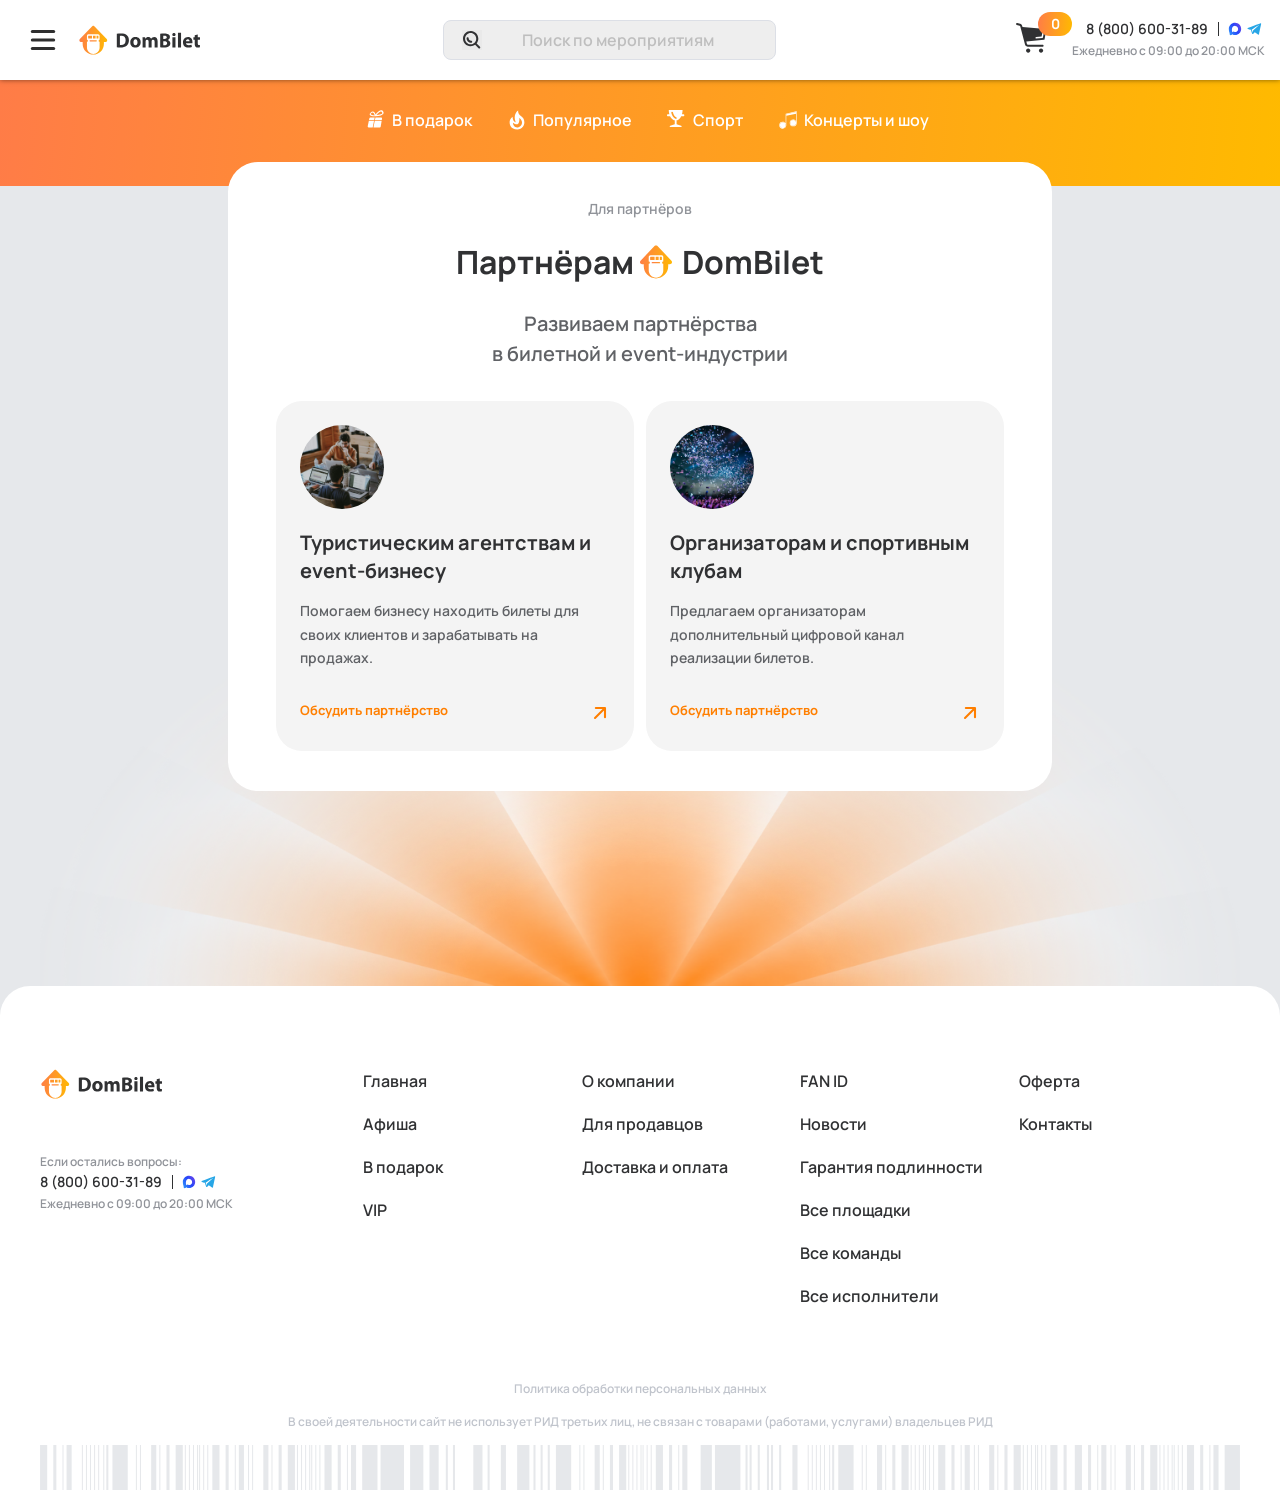
<file: for-partners/index.html>
<!DOCTYPE html>
<html lang="ru" class="webp">

<head>
<meta name="robots" content="noindex,nofollow">
    <title>Партнёрам DomBilet — партнёрство в билетной и event-индустрии</title>
    <meta charset="UTF-8">
    <meta name="theme-color" content="#FFFFFF">
    <meta name="format-detection" content="telephone=no">
    <meta name="viewport" content="width=device-width, initial-scale=1.0">
    
    
    <link rel="icon" href="../about-company/assets/3c4cfeed83724a7c.ico" sizes="any">
    <link rel="icon" href="../about-company/assets/720927003d614e2c.svg?v=20261029b" type="image/svg+xml">
    <link rel="apple-touch-icon" href="../about-company/assets/5d8e3d32ad869acb.png">
    <link rel="manifest" href="../about-company/assets/6e34c2280c799d00.webmanifest">
    <link rel="shortcut icon" href="../about-company/assets/3c4cfeed83724a7c.ico">

    <meta http-equiv="Content-Type" content="text/html; charset=UTF-8" />

<meta name="keywords" content="Keywords" />
<meta name="description" content="Помогаем бизнесу находить билеты для клиентов. Предлагаем организаторам дополнительный цифровой канал реализации билетов." />
<link href="../about-company/assets/50464b3b8a789ed7.css?v=3" type="text/css"  data-template-style="true" rel="stylesheet" />




















 <!-- Подключение метатегов и стилей -->
    
<link rel="stylesheet" href="../about-company/about-update.css?v=91">
<link rel="stylesheet" href="../for-buyers/buyers.css?v=38"><link rel="stylesheet" href="../audiences.css?v=22"></head>
<body class="">    

        <div id="sm-menu-content" hidden>

        <a href="https://dombilet.ru/">
            <img class="sm-logo" src="../about-company/assets/a990c247d8c1cefe.svg?v=20261029b" loading="lazy" alt="Картинка">
        </a>

                    <ul class="sm-menu-points">
                                    <li><a href="https://dombilet.ru/afisha/">Афиша</a></li>
                                    <li><a href="https://dombilet.ru/sertificat/">В подарок</a></li>
                                    <li><a href="https://dombilet.ru/vip/">VIP</a></li>
                                    <li><a href="https://dombilet.ru/team/">Все команды</a></li>
                                    <li><a href="https://dombilet.ru/stadium/">Все площадки</a></li>
                                    <li><a href="https://dombilet.ru/artist/">Все исполнители</a></li>
                                    <li><a href="../about-company/">О компании</a></li>
                                    <li><a href="../for-buyers/#safety">Гарантия подлинности</a></li>
                                    <li><a href="../for-buyers/#delivery">Доставка и оплата</a></li>
                                    <li><a href="../for-sellers/">Для продавцов</a></li>
                                    <li><a href="https://dombilet.ru/fan-id/">FAN ID</a></li>
                                    <li><a href="https://dombilet.ru/news/">Новости</a></li>
                                    <li><a href="https://dombilet.ru/offer/">Оферта</a></li>
                                    <li><a href="https://dombilet.ru/contacts/">Контакты</a></li>
                            </ul>
        
        <div class="contacts-info_wrapper sm-contacts-info">
            <div class="contacts-info__text sm-first-text">Если остались вопросы:</div>
            <div class="contacts-info__row">
                <a href="tel:88006003189" class="contacts-info__phone">8 (800) 600-31-89</a>
                <a target="_blank" href="https://max.ru/u/f9LHodD0cOLI2wngvTqgyMmjynvBsDkiEKffX438UYBsqbY5XTEf1xtTW04" class="contacts-info__whatsapp">
                    <img src="../about-company/assets/a9525af520ec1b2b.svg?v=20261029b" alt="Max"/>
                </a>
                <a target="_blank" href="https://t.me/+79283333755?text=%D0%97%D0%B4%D1%80%D0%B0%D0%B2%D1%81%D1%82%D0%B2%D1%83%D0%B9%D1%82%D0%B5%21%0A%D0%9F%D0%B8%D1%88%D1%83%20%D0%B2%D0%B0%D0%BC%20%D1%81%20%D1%81%D0%B0%D0%B9%D1%82%D0%B0%20dombilet.ru%0A%D0%BF%D0%BE%20%D1%81%D0%BB%D0%B5%D0%B4%D1%83%D1%8E%D1%89%D0%B5%D0%BC%D1%83%20%D0%B2%D0%BE%D0%BF%D1%80%D0%BE%D1%81%D1%83%3A%0A" class="contacts-info__telegram">
                    <img src="../about-company/assets/641e4399e5965199.svg?v=20261029b" alt="Telegram"/>    
                </a>
            </div>
            <div class="contacts-info__text">Ежедневно с 09:00 до 20:00 МСК</div>
        </div>

    </div>



    <div class="wrapper">
        <header class="header">
            <div class="header__top top-header js-top-header" data-scroll="10" data-scroll-show>
                <div class="top-header__wrapper js-header-wrapper">
                     <!-- Панель администрирования -->
                    <div class="top-header__container " data-lp>

                        <div class="top-header__body">

                            <div class="logo-menu-wrapper">
                                <svg class="sm-trigger" width="56" height="56" viewBox="0 0 56 56" fill="none" xmlns="http://www.w3.org/2000/svg">
                                    <rect x="15.8242" y="17.9551" width="24.3478" height="3.04348" rx="1.52174" fill="#2F2F2F"/>
                                    <rect x="15.8242" y="26.4785" width="24.3478" height="3.04348" rx="1.52174" fill="#2F2F2F"/>
                                    <rect x="15.8242" y="35.002" width="24.3478" height="3.04348" rx="1.52174" fill="#2F2F2F"/>
                                </svg>

                               
                                <svg data-popup="#popup-search" class="search-icon-to-heder hidden-desktop" width="25" height="25" viewBox="0 0 25 25" fill="none" xmlns="http://www.w3.org/2000/svg">
                                    <path d="M11.7666 0.334488C17.3849 0.619263 21.8523 5.2656 21.8525 10.9546L21.8389 11.5015C21.7232 13.7826 20.8889 15.8745 19.5576 17.5542L24.1914 22.188C24.7547 22.7513 24.7547 23.6648 24.1914 24.228C23.6282 24.791 22.7155 24.791 22.1523 24.228L17.4746 19.5513C15.7191 20.8308 13.5584 21.5874 11.2197 21.5874L10.6719 21.5737C5.23487 21.2979 0.875199 16.9385 0.599609 11.5015L0.585938 10.9546C0.586167 5.08209 5.34715 0.320816 11.2197 0.320816L11.7666 0.334488ZM11.2197 3.20558C6.94028 3.20558 3.47093 6.67521 3.4707 10.9546C3.47087 15.2341 6.94024 18.7036 11.2197 18.7036C15.4991 18.7035 18.9686 15.234 18.9688 10.9546C18.9685 6.67531 15.499 3.20574 11.2197 3.20558ZM6.99902 8.95753C7.79555 8.95753 8.44134 9.60341 8.44141 10.3999C8.44141 12.3459 10.0188 13.9233 11.9648 13.9234C12.7613 13.9234 13.4071 14.5693 13.4072 15.3657C13.4072 16.1623 12.7614 16.8081 11.9648 16.8081C8.42572 16.808 5.55664 13.9391 5.55664 10.3999C5.55671 9.60341 6.2025 8.95753 6.99902 8.95753Z" fill="#303133" />
                                </svg>

                                <a href="https://dombilet.ru/" class="top-header__logo logo hidden-mobile">
                                    <img src="../about-company/assets/a990c247d8c1cefe.svg?v=20261029b" loading="lazy" alt="Картинка">
                                </a>
                            </div>

                            <div class="top-header__menu menu">
                                
                                <a href="https://dombilet.ru/" class="top-header__logo logo hidden-desktop">
                                    <img src="../about-company/assets/a990c247d8c1cefe.svg?v=20261029b" loading="lazy" alt="Картинка">
                                </a>

                                
		<div class="interface-box__main_top-menu main-interface-box hidden-mobile">

		<div id="title-search-topmenu" class="main-interface-box__search search-form">
			<form action="" class="search-form__item">
				<button type="submit" class="search-form__btn">
					<svg width="18" height="18" viewBox="0 0 18 18" fill="none" xmlns="http://www.w3.org/2000/svg">
						<path d="M8.0498 0.00976562C12.0952 0.21467 15.3125 3.55993 15.3125 7.65625L15.3027 8.0498C15.2195 9.69229 14.6179 11.1977 13.6592 12.4072L16.9961 15.7441C17.4014 16.1497 17.4015 16.8074 16.9961 17.2129C16.5906 17.6182 15.9329 17.6181 15.5273 17.2129L12.1602 13.8457C10.8961 14.767 9.34006 15.3125 7.65625 15.3125L7.26172 15.3027C3.34721 15.1041 0.208241 11.9644 0.00976562 8.0498L0 7.65625C0 3.42794 3.42795 6.72675e-05 7.65625 0L8.0498 0.00976562ZM7.65625 2.07715C4.57501 2.07722 2.07715 4.57499 2.07715 7.65625C2.07744 10.7373 4.57518 13.2353 7.65625 13.2354C10.7373 13.2353 13.2351 10.7373 13.2354 7.65625C13.2354 4.57499 10.7375 2.07722 7.65625 2.07715ZM4.61719 6.21875C5.19071 6.21875 5.65527 6.68331 5.65527 7.25684C5.65554 8.65768 6.79152 9.79378 8.19238 9.79395C8.76581 9.79395 9.23128 10.2586 9.23145 10.832C9.23118 11.4053 8.76575 11.8711 8.19238 11.8711C5.64446 11.8709 3.57937 9.80473 3.5791 7.25684C3.5791 6.68331 4.04366 6.21875 4.61719 6.21875Z" fill="#303133"/>
					</svg>
				</button>
				<input id="title-search-input-topmenu" name="q" autocomplete="off" type="text"  data-error="Ошибка"
					   placeholder="Поиск по мероприятиям" data-value="Поиск по мероприятиям"
					   class="search-form__input" data-placeholder="Поиск по мероприятиям">

				<button id="searchClose" type="reset" class="search-form__btn search-form__btn_reset search-form__btn_reset-hidden" style="background-color: transparent;">
					<svg width="18" height="18" viewBox="0 0 13 13" fill="none" xmlns="http://www.w3.org/2000/svg">
						<path d="M5.50987 6.125L4.26562 4.89431C4.18367 4.80302 4.14269 4.69817 4.14269 4.57975C4.14269 4.46133 4.186 4.35881 4.27262 4.27219C4.35925 4.18556 4.46177 4.14225 4.58019 4.14225C4.6986 4.14225 4.80346 4.18323 4.89475 4.26519L6.12544 5.50944L7.35612 4.26519C7.48387 4.14677 7.62738 4.11031 7.78662 4.15581C7.94588 4.20131 8.0484 4.30383 8.09419 4.46338C8.13998 4.62292 8.10352 4.76642 7.98481 4.89388L6.74056 6.12456L7.98481 7.35525C8.10323 7.483 8.13969 7.6265 8.09419 7.78575C8.04869 7.945 7.94617 8.04752 7.78662 8.09331C7.62708 8.1391 7.48358 8.10265 7.35612 7.98394L6.12544 6.73969L4.89475 7.98394C4.80346 8.0659 4.6986 8.10688 4.58019 8.10688C4.46177 8.10688 4.35925 8.06356 4.27262 7.97694C4.186 7.89031 4.14269 7.78779 4.14269 7.66938C4.14269 7.55096 4.18367 7.4461 4.26562 7.35481L5.50987 6.125ZM6.125 11.375C7.61075 11.3385 8.848 10.8258 9.83675 9.83675C10.8255 8.84771 11.3383 7.61046 11.375 6.125C11.3385 4.63925 10.8258 3.402 9.83675 2.41325C8.84771 1.4245 7.61046 0.91175 6.125 0.875C4.63925 0.911458 3.402 1.42421 2.41325 2.41325C1.4245 3.40229 0.91175 4.63954 0.875 6.125C0.911458 7.61075 1.42421 8.848 2.41325 9.83675C3.40229 10.8255 4.63954 11.3383 6.125 11.375ZM6.125 12.25C4.39308 12.2045 2.95065 11.6053 1.79769 10.4523C0.644729 9.29935 0.0455 7.85692 0 6.125C0.0455 4.39308 0.644729 2.95065 1.79769 1.79769C2.95065 0.644729 4.39308 0.0455 6.125 0C7.85692 0.0455 9.29935 0.644729 10.4523 1.79769C11.6053 2.95065 12.2045 4.39308 12.25 6.125C12.2045 7.85692 11.6053 9.29935 10.4523 10.4523C9.29935 11.6053 7.85692 12.2045 6.125 12.25Z" fill="#C1C5C9"/>
					</svg>
				</button>
			</form>

			<div class="search-form__menu menu-search"></div>

		</div>

	</div>



                            </div>

                            
                            <div class="top-header__contacts contacts-info">
                                <a href="https://dombilet.ru/cart/" class="cart-info-link">
                                    <span class="cart-sticker cart-count-products">0</span>
                                    <svg width="31" height="30" viewBox="0 0 31 30" fill="none" xmlns="http://www.w3.org/2000/svg">
                                        <path fill-rule="evenodd" clip-rule="evenodd" d="M12.1818 25.3829C13.3729 25.3831 14.339 26.3489 14.339 27.5402C14.3386 28.731 13.3727 29.6962 12.1818 29.6964C10.9909 29.6963 10.0249 28.731 10.0246 27.5402C10.0246 26.3489 10.9906 25.3831 12.1818 25.3829ZM25.0382 25.3829C26.2291 25.3833 27.1943 26.3483 27.1945 27.5392C27.1944 28.7301 26.2292 29.696 25.0382 29.6964C23.8471 29.6963 22.8811 28.7303 22.881 27.5392C22.8812 26.3481 23.8472 25.3831 25.0382 25.3829ZM0.0333429 0.744267C0.174796 0.210804 0.722517 -0.107481 1.256 0.0333297L4.09877 0.787236C5.14338 1.06436 5.958 1.8823 6.23159 2.92786L6.51967 4.02845L29.547 6.04602C29.7523 6.06392 29.9406 6.16688 30.0665 6.3302C30.1919 6.49358 30.2432 6.70236 30.2081 6.9054L28.5861 16.2316C28.5289 16.558 28.2607 16.8063 27.9308 16.838L10.3107 18.5197L10.9406 20.9259C11.0558 21.3654 11.454 21.6717 11.9083 21.672H26.5812C27.1332 21.6722 27.581 22.12 27.5812 22.672C27.5811 23.224 27.1332 23.6718 26.5812 23.672H11.9083C10.5443 23.6717 9.35136 22.7514 9.006 21.4318L4.29701 3.43372C4.2058 3.08525 3.93425 2.81222 3.58608 2.71985L0.74428 1.96692C0.211133 1.82518 -0.107567 1.27761 0.0333429 0.744267ZM27.3888 8.0802C26.9822 8.00271 26.5897 8.26938 26.5119 8.67591L25.5939 13.4825L20.1603 14.1017C19.749 14.1486 19.4537 14.5205 19.5001 14.9318C19.547 15.3433 19.9187 15.6388 20.3302 15.5919L26.3126 14.9113L26.8615 14.8488L26.965 14.3068L27.9855 8.95716C28.0628 8.55043 27.7955 8.15779 27.3888 8.0802Z" fill="#303133"/>
                                    </svg>
                                </a>
                                
                                <div class="contacts-info_wrapper hidden-mobile">
                                    <div class="contacts-info__text">Если остались вопросы:</div>
                                    <div class="contacts-info__row">
                                        <a href="tel:88006003189" class="contacts-info__phone">8 (800) 600-31-89</a>
                                        <a target="_blank" href="https://max.ru/u/f9LHodD0cOLI2wngvTqgyMmjynvBsDkiEKffX438UYBsqbY5XTEf1xtTW04" class="contacts-info__whatsapp">
                                            <img src="../about-company/assets/a9525af520ec1b2b.svg?v=20261029b" alt="Max"/>
                                        </a>
                                        <a target="_blank" href="https://t.me/+79283333755?text=%D0%97%D0%B4%D1%80%D0%B0%D0%B2%D1%81%D1%82%D0%B2%D1%83%D0%B9%D1%82%D0%B5%21%0A%D0%9F%D0%B8%D1%88%D1%83%20%D0%B2%D0%B0%D0%BC%20%D1%81%20%D1%81%D0%B0%D0%B9%D1%82%D0%B0%20dombilet.ru%0A%D0%BF%D0%BE%20%D1%81%D0%BB%D0%B5%D0%B4%D1%83%D1%8E%D1%89%D0%B5%D0%BC%D1%83%20%D0%B2%D0%BE%D0%BF%D1%80%D0%BE%D1%81%D1%83%3A%0A" class="contacts-info__telegram">
                                            <img src="../about-company/assets/641e4399e5965199.svg?v=20261029b" alt="Telegram"/>    
                                        </a>
                                    </div>
                                    <div class="contacts-info__text">Ежедневно с 09:00 до 20:00 МСК</div>
                                </div>
                            </div>

                        </div>

                    </div>
                </div>
            </div>
            <div class="header__body body-header " >
                <div class="body-header__container">
                    <div class="body-header__content">

                        <div class="mobile-menu__icon-wrapper">
                            <svg class="sm-trigger icon-menu" width="56" height="56" viewBox="0 0 56 56" fill="none" xmlns="http://www.w3.org/2000/svg">
                                <rect x="15.8242" y="17.9551" width="24.3478" height="3.04348" rx="1.52174" fill="#fff"/>
                                <rect x="15.8242" y="26.4785" width="24.3478" height="3.04348" rx="1.52174" fill="#fff"/>
                                <rect x="15.8242" y="35.002" width="24.3478" height="3.04348" rx="1.52174" fill="#fff"/>
                            </svg>

                            <svg class="search-icon-mob" data-popup="#popup-search" width="25" height="25" viewBox="0 0 25 25" fill="none" xmlns="http://www.w3.org/2000/svg">
                                <path d="M10.8662 0.0136719C16.3269 0.290332 20.6689 4.80555 20.6689 10.335L20.6562 10.8662C20.5494 12.9747 19.8082 14.9145 18.623 16.5039L24.0986 21.9785C24.6841 22.5642 24.684 23.5139 24.0986 24.0996C23.5128 24.6854 22.5623 24.6854 21.9766 24.0996L16.501 18.624C14.7793 19.9066 12.6469 20.6689 10.335 20.6689L9.80273 20.6562C4.51831 20.3883 0.281406 16.1507 0.0136719 10.8662L0 10.335C0 4.62728 4.62728 0 10.335 0L10.8662 0.0136719ZM10.335 3C6.28413 3 3 6.28413 3 10.335C3.00016 14.3857 6.28423 17.6689 10.335 17.6689C14.3856 17.6688 17.6688 14.3856 17.6689 10.335C17.6689 6.28423 14.3857 3.00016 10.335 3Z" fill="white"/>
                            </svg>
                        </div>

                        <div class="body-header__logo-wrapper">
                            <a href="https://dombilet.ru/" class="body-header__logo logo">
                                <svg width="170" height="56" viewBox="0 0 170 56" fill="none" xmlns="http://www.w3.org/2000/svg">
                                    <path d="M22.0878 32.2351V30.2927H20.4443C20.0646 30.2948 19.6927 30.1846 19.375 29.976C19.0573 29.7673 18.8078 29.4694 18.6576 29.1194C18.5075 28.7694 18.4633 28.3827 18.5307 28.0077C18.598 27.6326 18.7738 27.2858 19.0363 27.0104L32.2949 13.1331C32.4771 12.9428 32.6957 12.7914 32.9377 12.688C33.1796 12.5846 33.4399 12.5312 33.7029 12.5312C33.9658 12.5312 34.2261 12.5846 34.4681 12.688C34.71 12.7914 34.9286 12.9428 35.1109 13.1331L48.3695 27.0104C48.6319 27.2858 48.8077 27.6326 48.8751 28.0077C48.9424 28.3827 48.8983 28.7694 48.7481 29.1194C48.598 29.4694 48.3485 29.7673 48.0308 29.976C47.713 30.1846 47.3411 30.2948 46.9615 30.2927H45.3156V32.2355C45.3156 35.327 44.0921 38.2918 41.9142 40.4778C39.7362 42.6638 36.7823 43.8918 33.7023 43.8918C30.6222 43.8918 27.6683 42.6638 25.4904 40.4778C23.3125 38.2918 22.0889 35.327 22.0889 32.2355L22.0878 32.2351ZM26.7898 23.5662V27.7948C27.0832 27.7948 27.3645 27.9118 27.5719 28.12C27.7794 28.3282 27.8959 28.6105 27.8959 28.905C27.8959 29.1994 27.7794 29.4818 27.5719 29.69C27.3645 29.8982 27.0832 30.0152 26.7898 30.0152V36.1035C26.7898 39.9935 29.9612 43.2703 33.8361 43.1966C35.6462 43.1614 37.3703 42.4148 38.6379 41.1174C39.9056 39.8199 40.6155 38.0751 40.6151 36.258V30.0144C40.3218 30.0144 40.0404 29.8974 39.833 29.6892C39.6256 29.481 39.509 29.1986 39.509 28.9042C39.509 28.6098 39.6256 28.3274 39.833 28.1192C40.0404 27.911 40.3218 27.794 40.6151 27.794V23.5662C40.6151 23.3378 40.5703 23.1117 40.4832 22.9007C40.3961 22.6897 40.2684 22.4981 40.1075 22.3367C39.9466 22.1752 39.7555 22.0472 39.5453 21.9599C39.335 21.8727 39.1097 21.8278 38.8822 21.828H28.5216C28.0623 21.828 27.6218 22.0111 27.297 22.3371C26.9723 22.663 26.7898 23.1052 26.7898 23.5662ZM37.2969 27.3793V22.9381H39.0384C39.1005 22.9381 39.1619 22.9504 39.2193 22.9743C39.2766 22.9981 39.3287 23.033 39.3726 23.0771C39.4165 23.1211 39.4513 23.1734 39.475 23.231C39.4988 23.2885 39.511 23.3502 39.511 23.4125V26.9045C39.511 27.0303 39.4612 27.151 39.3726 27.2399C39.284 27.3289 39.1638 27.3789 39.0384 27.3789L37.2969 27.3793ZM34.841 27.3793V22.9381H36.2236V27.3785L34.841 27.3793ZM33.9396 27.3793V22.9381H34.9929V27.3785L33.9396 27.3793ZM33.3865 27.3793V22.9381H34.0279V27.3785L33.3865 27.3793ZM30.9369 27.3793V22.9381H32.3206V27.3785L30.9369 27.3793ZM29.9549 27.3793V22.9381H31.4023V27.3785L29.9549 27.3793ZM28.3677 27.3793C28.3056 27.3793 28.2442 27.367 28.1869 27.3432C28.1295 27.3193 28.0774 27.2844 28.0335 27.2403C27.9897 27.1963 27.9548 27.144 27.9311 27.0864C27.9073 27.0289 27.8951 26.9672 27.8951 26.9049V23.4125C27.8951 23.3502 27.9073 23.2885 27.9311 23.231C27.9548 23.1734 27.9897 23.1211 28.0335 23.0771C28.0774 23.033 28.1295 22.9981 28.1869 22.9743C28.2442 22.9504 28.3056 22.9381 28.3677 22.9381H30.1073V27.3785L28.3677 27.3793Z" fill="white"/>
                                    <rect x="28.4062" y="28.3867" width="10.3594" height="1.01562" rx="0.507812" fill="white"/>
                                    <path d="M68.0859 33.6006L69.4883 33.6846L69.3418 39.6729H66.9336L66.7666 36.1133H58.4951L58.3281 39.6729H55.8984L55.7734 33.6846L56.9668 33.6006C57.5322 32.6164 57.9925 31.5688 58.3066 30.459C58.6835 29.0352 58.8516 27.4855 58.8516 25.7686V22H68.0859V33.6006ZM76.0127 25.6221C79.1326 25.6221 81.2264 27.779 81.2266 30.8779C81.2266 34.6261 78.5673 36.3438 75.8242 36.3438C72.8299 36.3437 70.5264 34.3748 70.5264 31.0664C70.5265 27.7372 72.7043 25.6221 76.0127 25.6221ZM132.238 36.1133H129.056V28.3027H126.836V30.1875C126.836 32.6791 126.542 34.4166 125.391 35.3379C124.742 36.0288 123.842 36.3437 122.418 36.3438L122.062 33.873C122.543 33.7893 122.962 33.6002 123.213 33.3281C123.799 32.7209 123.884 31.7578 123.884 30.041V25.874H132.238V36.1133ZM139.355 25.6436C142.664 25.6436 143.92 28.2192 143.92 30.7529C143.92 31.2971 143.857 31.7785 143.815 32.0088H137.22C137.303 33.328 138.623 33.9561 140.109 33.9561C141.198 33.9561 142.078 33.8098 142.937 33.5166L143.355 35.6738C142.308 36.1136 141.03 36.3223 139.648 36.3223C136.173 36.3222 134.184 34.3121 134.184 31.1084C134.184 28.512 135.796 25.6436 139.355 25.6436ZM107.652 24.5967H101.454V27.0254C101.936 26.9626 102.627 26.9209 103.171 26.9209C104.595 26.9209 106.082 27.2766 107.149 28.0723C108.134 28.7842 108.783 29.8944 108.783 31.4648C108.783 32.8258 108.259 33.8937 107.442 34.6475C106.081 35.8408 103.862 36.2598 101.705 36.2598C100.135 36.2598 99.0039 36.1545 98.292 36.0498V22H107.652V24.5967ZM88.665 29.7471C88.8326 30.3543 89.1256 31.4019 89.335 32.3232H89.3975C89.5859 31.6324 89.9207 30.5016 90.2139 29.5176L91.3447 25.874H95.3652L95.9932 36.1133H93.041L92.874 32.0088C92.8531 31.1294 92.7895 29.6431 92.7686 28.4287H92.7061C92.3083 29.7894 92.2451 30.1244 91.7217 31.7783L90.3613 35.9453H88.0361L86.8223 31.8838C86.5501 30.9206 86.2147 29.4544 85.9844 28.4912H85.9004C85.8585 29.7683 85.8378 31.2127 85.7959 32.0713L85.6289 36.1133H82.7803L83.4932 25.874H87.5547L88.665 29.7471ZM113.777 29.0146C113.777 30.6479 113.694 31.7996 113.61 33.1816L113.694 33.2021C114.176 32.0298 114.447 31.2336 114.866 30.2705L116.855 25.874H120.751V36.1133H117.735V32.9932C117.735 31.4018 117.819 30.7317 117.924 28.5752H117.84C117.442 29.6848 117.191 30.3552 116.772 31.3184C116.123 32.7422 115.349 34.522 114.637 36.1133H110.763V25.874H113.777V29.0146ZM153.753 28.3232H150.779V36.1133H147.597V28.3232H144.623V25.874H153.753V28.3232ZM75.9082 27.9053C74.4006 27.9053 73.8145 29.4758 73.8145 30.9834C73.8146 32.7421 74.5473 34.0605 75.9082 34.0605C77.1645 34.0604 77.9395 32.8254 77.9395 30.9619C77.9394 29.4544 77.3529 27.9054 75.9082 27.9053ZM102.563 29.2871C102.208 29.2871 101.831 29.3283 101.454 29.3701V33.7891C101.81 33.8519 102.229 33.873 102.669 33.873C103.444 33.873 104.218 33.6207 104.741 33.1602C105.16 32.7624 105.433 32.1976 105.433 31.5068C105.433 30.7949 105.139 30.271 104.679 29.915C104.113 29.4753 103.317 29.2871 102.563 29.2871ZM61.8037 26.4805C61.8037 28.1138 61.5946 29.706 61.1758 31.1299C60.9245 31.9883 60.5678 32.8466 60.2119 33.5166H64.9023V24.5967H61.8037V26.4805ZM139.167 27.7578C137.827 27.7579 137.283 28.9935 137.199 29.8311H140.968C140.968 29.0563 140.633 27.7578 139.167 27.7578Z" fill="white"/>
                                </svg>
                            </a>
                        </div>

                        	<ul class="body-header__menu menu-body-header">
					<li class="menu-body-header__item">
				<a href="https://dombilet.ru/sertificat/" class="menu-body-header__link ">
											<svg>
							<use xlink:href="../about-company/assets/icons.svg?v=20261029b#present-w"></use>
						</svg>
										В подарок				</a>
			</li>
					<li class="menu-body-header__item">
				<a href="https://dombilet.ru/afisha/filter/popular-is-true/apply/" class="menu-body-header__link ">
											<svg>
							<use xlink:href="../about-company/assets/icons.svg?v=20261029b#fire-w"></use>
						</svg>
										Популярное				</a>
			</li>
					<li class="menu-body-header__item">
				<a href="https://dombilet.ru/sport/" class="menu-body-header__link ">
											<svg>
							<use xlink:href="../about-company/assets/icons.svg?v=20261029b#cubok-w"></use>
						</svg>
										Спорт				</a>
			</li>
					<li class="menu-body-header__item">
				<a href="https://dombilet.ru/koncerty-i-shou/" class="menu-body-header__link ">
											<svg>
							<use xlink:href="../about-company/assets/icons.svg?v=20261029b#note-w"></use>
						</svg>
										Концерты и шоу				</a>
			</li>
			</ul>



                        <a href="https://dombilet.ru/cart/" class="cart-info-link body-header__cart">
                            <span class="cart-sticker cart-count-products" id="mobile-cart__count-products">0</span>
                            <svg width="31" height="30" viewBox="0 0 31 30" fill="none" xmlns="http://www.w3.org/2000/svg">
                                <path fill-rule="evenodd" clip-rule="evenodd" d="M12.1818 25.3829C13.3729 25.3831 14.339 26.3489 14.339 27.5402C14.3386 28.731 13.3727 29.6962 12.1818 29.6964C10.9909 29.6963 10.0249 28.731 10.0246 27.5402C10.0246 26.3489 10.9906 25.3831 12.1818 25.3829ZM25.0382 25.3829C26.2291 25.3833 27.1943 26.3483 27.1945 27.5392C27.1944 28.7301 26.2292 29.696 25.0382 29.6964C23.8471 29.6963 22.8811 28.7303 22.881 27.5392C22.8812 26.3481 23.8472 25.3831 25.0382 25.3829ZM0.0333429 0.744267C0.174796 0.210804 0.722517 -0.107481 1.256 0.0333297L4.09877 0.787236C5.14338 1.06436 5.958 1.8823 6.23159 2.92786L6.51967 4.02845L29.547 6.04602C29.7523 6.06392 29.9406 6.16688 30.0665 6.3302C30.1919 6.49358 30.2432 6.70236 30.2081 6.9054L28.5861 16.2316C28.5289 16.558 28.2607 16.8063 27.9308 16.838L10.3107 18.5197L10.9406 20.9259C11.0558 21.3654 11.454 21.6717 11.9083 21.672H26.5812C27.1332 21.6722 27.581 22.12 27.5812 22.672C27.5811 23.224 27.1332 23.6718 26.5812 23.672H11.9083C10.5443 23.6717 9.35136 22.7514 9.006 21.4318L4.29701 3.43372C4.2058 3.08525 3.93425 2.81222 3.58608 2.71985L0.74428 1.96692C0.211133 1.82518 -0.107567 1.27761 0.0333429 0.744267ZM27.3888 8.0802C26.9822 8.00271 26.5897 8.26938 26.5119 8.67591L25.5939 13.4825L20.1603 14.1017C19.749 14.1486 19.4537 14.5205 19.5001 14.9318C19.547 15.3433 19.9187 15.6388 20.3302 15.5919L26.3126 14.9113L26.8615 14.8488L26.965 14.3068L27.9855 8.95716C28.0628 8.55043 27.7955 8.15779 27.3888 8.0802Z" fill="#fff"/>
                            </svg>
                        </a>

                    </div>
                </div>
            </div>
        </header>

<main class="page page_about buyers-page partners-page"><section class="buyer-hero buyer-container _interface"><span class="buyer-eyebrow">Для партнёров</span><h1>Партнёрам <span class="buyer-brand"><svg aria-hidden="true" focusable="false" xmlns="http://www.w3.org/2000/svg" width="38" height="40" viewBox="0 0 38 40" fill="none">
							<path
								d="M4.48388 25.0276V22.6H2.42988C1.95537 22.6026 1.4906 22.465 1.09352 22.2042C0.696449 21.9434 0.384645 21.5711 0.196995 21.1337C0.00934615 20.6962 -0.0458441 20.213 0.0383073 19.7443C0.122459 19.2756 0.342228 18.8421 0.670207 18.4979L17.2404 1.15454C17.4681 0.9167 17.7414 0.727479 18.0438 0.598224C18.3461 0.468969 18.6714 0.402344 19.0001 0.402344C19.3287 0.402344 19.654 0.468969 19.9564 0.598224C20.2587 0.727479 20.532 0.9167 20.7597 1.15454L37.3299 18.4979C37.6579 18.8421 37.8776 19.2756 37.9618 19.7443C38.0459 20.213 37.9908 20.6962 37.8031 21.1337C37.6155 21.5711 37.3037 21.9434 36.9066 22.2042C36.5095 22.465 36.0447 22.6026 35.5702 22.6H33.5133V25.0281C33.5133 28.8917 31.9841 32.597 29.2623 35.329C26.5404 38.061 22.8487 39.5958 18.9993 39.5958C15.15 39.5958 11.4583 38.061 8.73639 35.329C6.01449 32.597 4.48535 28.8917 4.48535 25.0281L4.48388 25.0276ZM10.3603 14.1934V19.4782C10.727 19.4782 11.0786 19.6244 11.3378 19.8846C11.5971 20.1448 11.7427 20.4977 11.7427 20.8657C11.7427 21.2337 11.5971 21.5866 11.3378 21.8468C11.0786 22.107 10.727 22.2532 10.3603 22.2532V29.8622C10.3603 34.7237 14.3239 38.819 19.1665 38.7269C21.4288 38.6829 23.5835 37.7499 25.1677 36.1284C26.752 34.5069 27.6392 32.3263 27.6388 30.0552V22.2522C27.2722 22.2522 26.9206 22.106 26.6613 21.8458C26.4021 21.5856 26.2564 21.2327 26.2564 20.8647C26.2564 20.4967 26.4021 20.1438 26.6613 19.8836C26.9206 19.6234 27.2722 19.4773 27.6388 19.4773V14.1934C27.6388 13.908 27.5828 13.6254 27.4739 13.3618C27.365 13.0981 27.2055 12.8586 27.0044 12.6568C26.8032 12.4551 26.5645 12.2951 26.3017 12.186C26.0389 12.0769 25.7573 12.0209 25.473 12.0211H12.5247C11.9507 12.0211 11.4001 12.25 10.9943 12.6573C10.5884 13.0647 10.3603 13.6173 10.3603 14.1934ZM23.4917 17.7091V13.9441H25.4169C25.4945 13.9441 25.5713 13.9595 25.643 13.9893C25.7146 14.019 25.7797 14.0627 25.8346 14.1178C25.8894 14.1728 25.9329 14.2382 25.9626 14.3101C25.9923 14.382 26.0076 14.4591 26.0076 14.5369V17.1158C26.0076 17.2731 25.9453 17.4239 25.8346 17.535C25.7238 17.6462 25.5736 17.7087 25.4169 17.7087L23.4917 17.7091ZM20.4225 17.7091V13.9441H22.1504V17.7082L20.4225 17.7091ZM19.2959 17.7091V13.9441H20.6123V17.7082L19.2959 17.7091ZM18.6047 17.7091V13.9441H19.4063V17.7082L18.6047 17.7091ZM15.5432 17.7091V13.9441H17.3258V17.7082L15.5432 17.7091ZM14.316 17.7091V13.9441H16.1249V17.7082L14.316 17.7091ZM12.6255 17.7091C12.548 17.7091 12.4712 17.6938 12.3995 17.664C12.3279 17.6342 12.2627 17.5906 12.2079 17.5355C12.1531 17.4805 12.1095 17.4151 12.0799 17.3432C12.0502 17.2713 12.0349 17.1942 12.0349 17.1163V14.5369C12.0349 14.4591 12.0502 14.382 12.0799 14.3101C12.1095 14.2382 12.1531 14.1728 12.2079 14.1178C12.2627 14.0627 12.3279 14.019 12.3995 13.9893C12.4712 13.9595 12.548 13.9441 12.6255 13.9441H14.5064V17.7082L12.6255 17.7091Z"
								fill="url(#paint0_linear_9629_41957)" />
							<rect x="13.8066" y="20.0195" width="10.0982" height="1.6636" rx="0.831802"
								fill="url(#paint1_linear_9629_41957)" />
							<defs>
								<linearGradient id="paint0_linear_9629_41957" x1="0" y1="0.402344" x2="40.556"
									y2="3.25472" gradientUnits="userSpaceOnUse">
									<stop stop-color="#FF7C47" />
									<stop offset="1" stop-color="#FFBA00" />
								</linearGradient>
								<linearGradient id="paint1_linear_9629_41957" x1="13.8066" y1="20.0195" x2="31.6597"
									y2="30.5695" gradientUnits="userSpaceOnUse">
									<stop stop-color="#FF7C47" />
									<stop offset="1" stop-color="#FFBA00" />
								</linearGradient>
							</defs>
						</svg> DomBilet</span></h1><p class="partner-subtitle">Развиваем партнёрства<br>в билетной и event-индустрии</p><div class="partner-directions"><a class="partner-direction" href="mailto:info@dombilet.ru?subject=Партнёрство%20для%20туристического%20агентства%20или%20event-бизнеса"><img src="../about-company/assets/action-partners.jpg" alt="" loading="lazy"><h2>Туристическим агентствам и event-бизнесу</h2><p>Помогаем бизнесу находить билеты для своих клиентов и зарабатывать на продажах.</p><span class="partner-direction__action">Обсудить партнёрство <span aria-hidden="true"><svg class="site-link-arrow" viewBox="0 0 24 24" fill="none" aria-hidden="true" focusable="false"><path d="M6 18 18 6M7 6h11v11" stroke="currentColor" stroke-width="2.5" stroke-linecap="round" stroke-linejoin="round"/></svg></span></span></a><a class="partner-direction" href="mailto:info@dombilet.ru?subject=Партнёрство%20для%20организатора%20или%20спортивного%20клуба"><img src="../about-company/assets/action-events.jpg" alt="" loading="lazy"><h2>Организаторам и спортивным клубам</h2><p>Предлагаем организаторам дополнительный цифровой канал реализации билетов.</p><span class="partner-direction__action">Обсудить партнёрство <span aria-hidden="true"><svg class="site-link-arrow" viewBox="0 0 24 24" fill="none" aria-hidden="true" focusable="false"><path d="M6 18 18 6M7 6h11v11" stroke="currentColor" stroke-width="2.5" stroke-linecap="round" stroke-linejoin="round"/></svg></span></span></a></div></section><div class="buyer-finish" aria-hidden="true"></div></main>
<footer class="footer">
    <div class="footer__top top-footer">
        <div class="top-footer__container">
            <div class="top-footer__body">

                <div class="top-footer__contacts contacts-footer">
                    <a href="https://dombilet.ru/" class="contacts-footer__logo logo">
                        <img src="../about-company/assets/a990c247d8c1cefe.svg?v=20261029b" loading="lazy"
                            alt="Картинка">
                    </a>
                    <div class="contacts-footer__info contacts-info">
                        <div class="contacts-info__text">Если остались вопросы:</div>
                        <div class="contacts-info__row">
                            <a href="tel:88006003189"
                                class="contacts-info__phone">8 (800) 600-31-89</a>
                            <a target="_blank" href="https://max.ru/u/f9LHodD0cOLI2wngvTqgyMmjynvBsDkiEKffX438UYBsqbY5XTEf1xtTW04" class="contacts-info__whatsapp">
                                <img src="../about-company/assets/a9525af520ec1b2b.svg?v=20261029b" alt="Max"/>
                            </a>
                            <a target="_blank" href="https://t.me/+79283333755?text=%D0%97%D0%B4%D1%80%D0%B0%D0%B2%D1%81%D1%82%D0%B2%D1%83%D0%B9%D1%82%D0%B5%21%0A%D0%9F%D0%B8%D1%88%D1%83%20%D0%B2%D0%B0%D0%BC%20%D1%81%20%D1%81%D0%B0%D0%B9%D1%82%D0%B0%20dombilet.ru%0A%D0%BF%D0%BE%20%D1%81%D0%BB%D0%B5%D0%B4%D1%83%D1%8E%D1%89%D0%B5%D0%BC%D1%83%20%D0%B2%D0%BE%D0%BF%D1%80%D0%BE%D1%81%D1%83%3A%0A" class="contacts-info__telegram">
                                <img src="../about-company/assets/641e4399e5965199.svg?v=20261029b" alt="Telegram"/>
                            </a>
                        </div>
                        <div class="contacts-info__text">Ежедневно с 09:00 до 20:00 МСК</div>
                    </div>
                </div>

                <div class="top-footer__navigation navigaton-footer">

                    	<ul class="navigaton-footer__menu menu-footer">
					<li class="menu-footer__item" data-column="1">
				<a href="https://dombilet.ru/" class="menu-footer__link">
					Главная				</a>
			</li>
					<li class="menu-footer__item" data-column="3">
				<a href="https://dombilet.ru/fan-id/" class="menu-footer__link">
					FAN ID				</a>
			</li>
					<li class="menu-footer__item" data-column="4">
				<a href="https://dombilet.ru/offer/" class="menu-footer__link">
					Оферта				</a>
			</li>
					<li class="menu-footer__item" data-column="1">
				<a href="https://dombilet.ru/afisha/" class="menu-footer__link">
					Афиша				</a>
			</li>
					<li class="menu-footer__item" data-column="2">
				<a href="../about-company/" class="menu-footer__link">
					О компании				</a>
			</li>
					<li class="menu-footer__item" data-column="3">
				<a href="https://dombilet.ru/news/" class="menu-footer__link">
					Новости				</a>
			</li>
					<li class="menu-footer__item" data-column="4">
				<a href="https://dombilet.ru/contacts/" class="menu-footer__link">
					Контакты				</a>
			</li>
					<li class="menu-footer__item" data-column="1">
				<a href="https://dombilet.ru/sertificat/" class="menu-footer__link">
					В подарок				</a>
			</li>
					<li class="menu-footer__item" data-column="2">
				<a href="../for-sellers/" class="menu-footer__link">
					Для продавцов				</a>
			</li>
					<li class="menu-footer__item" data-column="3">
				<a href="../for-buyers/#safety" class="menu-footer__link">
					Гарантия подлинности				</a>
			</li>
					<li class="menu-footer__item" data-column="3">
				<a href="https://dombilet.ru/stadium/" class="menu-footer__link">
					Все площадки				</a>
			</li>
					<li class="menu-footer__item" data-column="3">
				<a href="https://dombilet.ru/team/" class="menu-footer__link">
					Все команды				</a>
			</li>
					<li class="menu-footer__item" data-column="3">
				<a href="https://dombilet.ru/artist/" class="menu-footer__link">
					Все исполнители				</a>
			</li>
					<li class="menu-footer__item" data-column="1">
				<a href="https://dombilet.ru/vip/" class="menu-footer__link">
					VIP				</a>
			</li>
					<li class="menu-footer__item" data-column="2">
				<a href="../for-buyers/#delivery" class="menu-footer__link">
					Доставка и оплата				</a>
			</li>
			</ul>

                </div>

            </div>
        </div>
    </div>
    <div class="footer__bottom bottom-footer">
        <div class="bottom-footer__container">

            <div class="bottom-footer__text">
                <a target="_blank" href="https://dombilet.ru/offer/#personal-data-policy">
                    Политика обработки персональных данных
                </a>
            </div>

            <div class="bottom-footer__text">В своей деятельности сайт не использует РИД третьих лиц, не связан с
                товарами (работами, услугами) владельцев РИД</div>
            <div class="bottom-footer__bg">
                <img src="../about-company/assets/45417971bdff3912.svg?v=20261029b" loading="lazy" alt="Картинка">
            </div>
        </div>
    </div>
</footer>
</div>

<div id="popup-search" aria-hidden="true" class="popup popup_search">
    <div class="popup__wrapper">
        <div class="popup__content">
            <button data-close type="button" class="popup__close">
                <svg width="19" height="19" viewBox="0 0 19 19" fill="none" xmlns="http://www.w3.org/2000/svg">
                    <path d="M0.353516 0.353546L18.3535 18.3535M18.3535 0.353546L0.353516 18.3535" stroke="#FF850B"/>
                </svg>
            </button>

            <div class="popup__text">
                	<div class="interface-box__main_top-menu main-interface-box popup-search-container">

		<h3>Поиск по мероприятиям</h3>

		<div id="title-search-popup" class="main-interface-box__search search-form-popup popup-search-form">
			<form action="" class="search-form__item">
				<button type="submit" class="search-form__btn">
					<svg width="17" height="17" viewBox="0 0 17 17" fill="none" xmlns="http://www.w3.org/2000/svg">
						<path d="M14.299 13.4203L16.7403 15.8615C16.8573 15.9919 16.9159 16.1384 16.9159 16.3009C16.9159 16.4634 16.854 16.6067 16.7303 16.7309C16.6065 16.8551 16.4632 16.9169 16.3003 16.9165C16.1373 16.9161 15.9909 16.8576 15.8609 16.7409L13.4196 14.2996C11.688 15.7188 9.76734 16.3665 7.65776 16.2428C5.54818 16.119 3.7188 15.2563 2.16964 13.6546C0.685052 11.9751 -0.0376566 10.0805 0.00151012 7.97089C0.0406768 5.8613 0.835052 3.99922 2.38464 2.38464C3.99922 0.835052 5.8613 0.0406768 7.97089 0.00151012C10.0805 -0.0376566 11.9751 0.685052 13.6546 2.16964C15.2563 3.71922 16.119 5.54859 16.2428 7.65776C16.3665 9.76693 15.7188 11.6876 14.2996 13.4196L14.299 13.4203ZM8.12714 15.0021C10.0805 14.9501 11.7015 14.2794 12.9903 12.9903C14.279 11.7011 14.9496 10.0801 15.0021 8.12714C14.9501 6.1738 14.2794 4.55276 12.9903 3.26401C11.7011 1.97526 10.0801 1.30464 8.12714 1.25214C6.1738 1.30422 4.55276 1.97484 3.26401 3.26401C1.97526 4.55318 1.30464 6.17422 1.25214 8.12714C1.30422 10.0805 1.97484 11.7015 3.26401 12.9903C4.55318 14.279 6.17422 14.9496 8.12714 15.0021Z" fill="#C1C5C9"/>
					</svg>
				</button>

				<input id="title-search-input-popup" name="q" autocomplete="off" type="text"  data-error="Ошибка"
					   placeholder="Поиск по мероприятиям" data-value="Поиск по мероприятиям"
					   class="search-form__input" data-placeholder="Поиск по мероприятиям">

				<button id="searchClose" type="reset" class="search-form__btn search-form__btn_reset">
					<svg width="18" height="18" viewBox="0 0 13 13" fill="none" xmlns="http://www.w3.org/2000/svg">
						<path d="M5.50987 6.125L4.26562 4.89431C4.18367 4.80302 4.14269 4.69817 4.14269 4.57975C4.14269 4.46133 4.186 4.35881 4.27262 4.27219C4.35925 4.18556 4.46177 4.14225 4.58019 4.14225C4.6986 4.14225 4.80346 4.18323 4.89475 4.26519L6.12544 5.50944L7.35612 4.26519C7.48387 4.14677 7.62738 4.11031 7.78662 4.15581C7.94588 4.20131 8.0484 4.30383 8.09419 4.46338C8.13998 4.62292 8.10352 4.76642 7.98481 4.89388L6.74056 6.12456L7.98481 7.35525C8.10323 7.483 8.13969 7.6265 8.09419 7.78575C8.04869 7.945 7.94617 8.04752 7.78662 8.09331C7.62708 8.1391 7.48358 8.10265 7.35612 7.98394L6.12544 6.73969L4.89475 7.98394C4.80346 8.0659 4.6986 8.10688 4.58019 8.10688C4.46177 8.10688 4.35925 8.06356 4.27262 7.97694C4.186 7.89031 4.14269 7.78779 4.14269 7.66938C4.14269 7.55096 4.18367 7.4461 4.26562 7.35481L5.50987 6.125ZM6.125 11.375C7.61075 11.3385 8.848 10.8258 9.83675 9.83675C10.8255 8.84771 11.3383 7.61046 11.375 6.125C11.3385 4.63925 10.8258 3.402 9.83675 2.41325C8.84771 1.4245 7.61046 0.91175 6.125 0.875C4.63925 0.911458 3.402 1.42421 2.41325 2.41325C1.4245 3.40229 0.91175 4.63954 0.875 6.125C0.911458 7.61075 1.42421 8.848 2.41325 9.83675C3.40229 10.8255 4.63954 11.3383 6.125 11.375ZM6.125 12.25C4.39308 12.2045 2.95065 11.6053 1.79769 10.4523C0.644729 9.29935 0.0455 7.85692 0 6.125C0.0455 4.39308 0.644729 2.95065 1.79769 1.79769C2.95065 0.644729 4.39308 0.0455 6.125 0C7.85692 0.0455 9.29935 0.644729 10.4523 1.79769C11.6053 2.95065 12.2045 4.39308 12.25 6.125C12.2045 7.85692 11.6053 9.29935 10.4523 10.4523C9.29935 11.6053 7.85692 12.2045 6.125 12.25Z" fill="#C1C5C9"/>
					</svg>
				</button>
			</form>

			<div class="search-form__menu menu-search"></div>

		</div>

		<p class="search-placeholder search-placeholder-visible">Начните вводить название мероприятия,<br> площадки, артиста или лиги</p>

	</div>


            </div>
        </div>
    </div>
</div>

<div id="popup-thanks" aria-hidden="true" class="popup popup_thanks">
    <div class="popup__wrapper">
        <div class="popup__content">
            <button data-close type="button" class="popup__close">
                <svg>
                    <use xlink:href="../about-company/assets/icons.svg?v=20261029b#close"></use>
                </svg>
            </button>
            <div class="popup__body body-popup">
                <div class="body-popup__icon">
                    <svg>
                        <use xlink:href="../about-company/assets/icons.svg?v=20261029b#jackdaw"></use>
                    </svg>
                </div>
                <div class="body-popup__title">Спасибо!</div>
                <div class="body-popup__text">Заявка успешно отправлена, мы свяжемся с вами в ближайшее время</div>
            </div>
        </div>
    </div>
</div>

<button id="linked-tickets-popup-trigger" type="button" data-popup="#popup-linked-tickets" hidden></button>
<div id="popup-linked-tickets" aria-hidden="true" class="popup popup_thanks">
    <div class="popup__wrapper">
        <div class="popup__content">
            <button data-close type="button" class="popup__close">
                <svg>
                    <use xlink:href="../about-company/assets/icons.svg?v=20261029b#close"></use>
                </svg>
            </button>
            <div class="popup__body body-popup">
                <div class="body-popup__icon">
                    <span class="linked-tickets-warning-icon">!</span>
                </div>
                <div class="body-popup__title">Обратите внимание</div>
                <div class="body-popup__text" id="linked-tickets-popup-text">Эти билеты можно приобрести только вместе.</div>
            </div>
        </div>
    </div>
</div>

<div id="popup-error" aria-hidden="true" class="popup popup_error">
    <div class="popup__wrapper">
        <div class="popup__content">
            <button data-close type="button" class="popup__close">
                <svg>
                    <use xlink:href="../about-company/assets/icons.svg?v=20261029b#close"></use>
                </svg>
            </button>
            <div class="popup__body body-popup">
                <div class="body-popup__icon">
                    <svg>
                        <use xlink:href="../about-company/assets/icons.svg?v=20261029b#cross"></use>
                    </svg>
                </div>
                <div class="body-popup__title">Что-то пошло не так</div>
                <div class="body-popup__text">Свяжитесь с нами по номеру телефона <a href="tel:88006003189">8 (800) 600-31-89</a></div>
            </div>
        </div>
    </div>
</div>
    <div class="page__bottom-cart cart-bottom" style="display: none" >

    <div class="cart-bottom__wrapper">

<!--        <div class="cart-bottom__select-tickets-box">-->
<!--            <div class="cart-bottom__container">-->
<!--                <button type="button" class="page__select-tickets-box-btn btn">Выбрать билеты от 2000 ₽</button>-->
<!--            </div>-->
<!--        </div>-->
        
        <div class="cart-bottom__inner">

            <div class="cart-bottom__container bottom-cart__clear">

                <button type="button" class="cart-bottom__btn-clear">
                    <svg xmlns="http://www.w3.org/2000/svg" width="20" height="20" viewBox="0 0 20 20" fill="none">
                        <path d="M14.9216 4.19845L9.9997 9.12033L5.07783 4.19845C4.94741 4.08137 4.80095 4.02283 4.63845 4.02283C4.47595 4.02283 4.33262 4.0847 4.20845 4.20845C4.08428 4.3322 4.02241 4.47553 4.02283 4.63845C4.02324 4.80137 4.08178 4.94783 4.19845 5.07783L9.12033 9.9997L4.19845 14.9216C4.02928 15.0907 3.97387 15.2926 4.0322 15.5272C4.09053 15.7618 4.23387 15.9082 4.4622 15.9666C4.69053 16.0249 4.89553 15.9695 5.0772 15.8003L9.99908 10.8785L14.9209 15.8003C15.0514 15.9174 15.1978 15.976 15.3603 15.976C15.5228 15.976 15.6662 15.9141 15.7903 15.7903C15.9145 15.6666 15.9764 15.5232 15.976 15.3603C15.9755 15.1974 15.917 15.051 15.8003 14.921L10.8785 9.99908L15.8003 5.0772C15.9695 4.90803 16.0249 4.70616 15.9666 4.47158C15.9082 4.23699 15.7618 4.09053 15.5272 4.0322C15.2926 3.97387 15.0907 4.02928 14.9216 4.19845Z" fill="#FF7F00"/>
                    </svg>
                    Очистить заказ
                </button>

                <div class="cart-bottom__center center-cart-bottom">

                    <div class="center-cart-bottom__inner">

                        <div class="center-cart-bottom__item item-cart-bottom tickets_sum" style="display: none">
                            <div id="all_tickets" class="item-cart-bottom__selected">Билетов: 0</div>
                            <div id="all_tickets_sum" class="item-cart-bottom__price rub">0</div>
                        </div>

                        <div class="center-cart-bottom__item item-cart-bottom add_sum" style="display: none">
                            <div id="all_dop" class="item-cart-bottom__selected">Дополнительные услуги: 0</div>
                            <div id="all_dop_sum" class="item-cart-bottom__price rub">0</div>
                        </div>

                    </div>

                </div>

                <div class="cart-bottom__actions actions-cart-bottom">
                    <a href="https://dombilet.ru/cart/">
                        <button id="total_sum" type="button" class="actions-cart-bottom__btn btn rub">
                            Оформить заказ <span></span>
                        </button>
                    </a>
                </div>

            </div>

        </div>

    </div>

</div>

<div style="display:none">
    <div class="popupFB popup-group orange" id="buy-ticket-popup-group" data-price="0" data-id="0">
    
    <div class="popup_main_content">
        <div class="popup-group__help">
            Выберите количество билетов
        </div>
        
        <div class="popup-group__name-sectors"></div>

        <div class="popup-group__price"></div>

        <div class="popup-group__vip-text"></div>

        <div class="popup-group__calc-container">
            
            <div class="popup-group__seats-calc">
                <div class="popup-group__seats-control popup-group__seats-control--minus circle-button disabled">
                    <div class="popup-group__seats-control--minus__icon">
                        <svg width="17" height="2" viewBox="0 0 17 2" fill="none" xmlns="http://www.w3.org/2000/svg">
                        <path d="M1 1.625H16C16.1825 1.625 16.3323 1.56646 16.4494 1.44937C16.5665 1.33229 16.625 1.1825 16.625 1C16.625 0.8175 16.5665 0.667708 16.4494 0.550625C16.3323 0.433542 16.1825 0.375 16 0.375H1C0.8175 0.375 0.667708 0.433542 0.550625 0.550625C0.433542 0.667708 0.375 0.8175 0.375 1C0.375 1.1825 0.433542 1.33229 0.550625 1.44937C0.667708 1.56646 0.8175 1.625 1 1.625Z" fill="white"/>
                        </svg>
                    </div>
                </div>
                <div class="popup-group__counter">
                    <span class="popup-group__seats-cvalue">0</span>
                </div>
                <div class="popup-group__seats-control popup-group__seats-control--plus circle-button">
                    <div class="popup-group__seats-control--plus__icon">
                        <svg width="17" height="18" viewBox="0 0 17 18" fill="none" xmlns="http://www.w3.org/2000/svg">
                        <path d="M7.875 8.375V1.5C7.875 1.3175 7.93354 1.16771 8.05062 1.05062C8.16771 0.933542 8.3175 0.875 8.5 0.875C8.6825 0.875 8.83229 0.933542 8.94938 1.05062C9.06646 1.16771 9.125 1.3175 9.125 1.5V8.375H16C16.1825 8.375 16.3323 8.43354 16.4494 8.55062C16.5665 8.66771 16.625 8.8175 16.625 9C16.625 9.1825 16.5665 9.33229 16.4494 9.44938C16.3323 9.56646 16.1825 9.625 16 9.625H9.125V16.5C9.125 16.6825 9.06646 16.8323 8.94938 16.9494C8.83229 17.0665 8.6825 17.125 8.5 17.125C8.3175 17.125 8.16771 17.0665 8.05062 16.9494C7.93354 16.8323 7.875 16.6825 7.875 16.5V9.625H1C0.8175 9.625 0.667708 9.56646 0.550625 9.44938C0.433542 9.33229 0.375 9.1825 0.375 9C0.375 8.8175 0.433542 8.66771 0.550625 8.55062C0.667708 8.43354 0.8175 8.375 1 8.375H7.875Z" fill="white"/>
                        </svg>                    
                    </div>
                </div>
            </div>

        </div>

        <button class="btn btn-tertiary popup-group__confirm data-fancybox-close" type="button" data-fancybox-close="">Продолжить покупку</button>

        <div class="popup-group__count-free"></div>
    </div>
    <p class="popup-group__buy-description">
        При заказе более одного билета все места будут расположены рядом — в одном из перечисленных секторов.
    </p>
</div></div>


<div id="scrollToTop" class="scroll-to-top">
    <svg width="56" height="56" viewBox="0 0 56 56" fill="none" xmlns="http://www.w3.org/2000/svg">
        <g filter="">
            <rect x="4.5" y="4.5" width="47" height="47" rx="23.5" stroke="#FF7F00" shape-rendering="crispEdges" />
            <path fill-rule="evenodd" clip-rule="evenodd"
                d="M27.4387 24.2962C27.7592 24.0158 28.2377 24.0158 28.5582 24.2962L35.5582 30.4212C35.9115 30.7304 35.9473 31.2674 35.6381 31.6207C35.329 31.974 34.792 32.0098 34.4387 31.7006L27.9984 26.0654L21.5582 31.7006C21.2049 32.0098 20.6679 31.974 20.3588 31.6207C20.0496 31.2674 20.0854 30.7304 20.4387 30.4212L27.4387 24.2962Z"
                fill="#FF7F00" />
        </g>
    </svg>
</div>



<!-- Yandex.Metrika Ecommerce -->


<!-- Yandex.Metrika counter -->


<!-- /Yandex.Metrika counter -->

<!-- calltouch -->

<!-- calltouch -->





<script src="../about-company/page.js?v=49"></script></body>

</html>
</file>
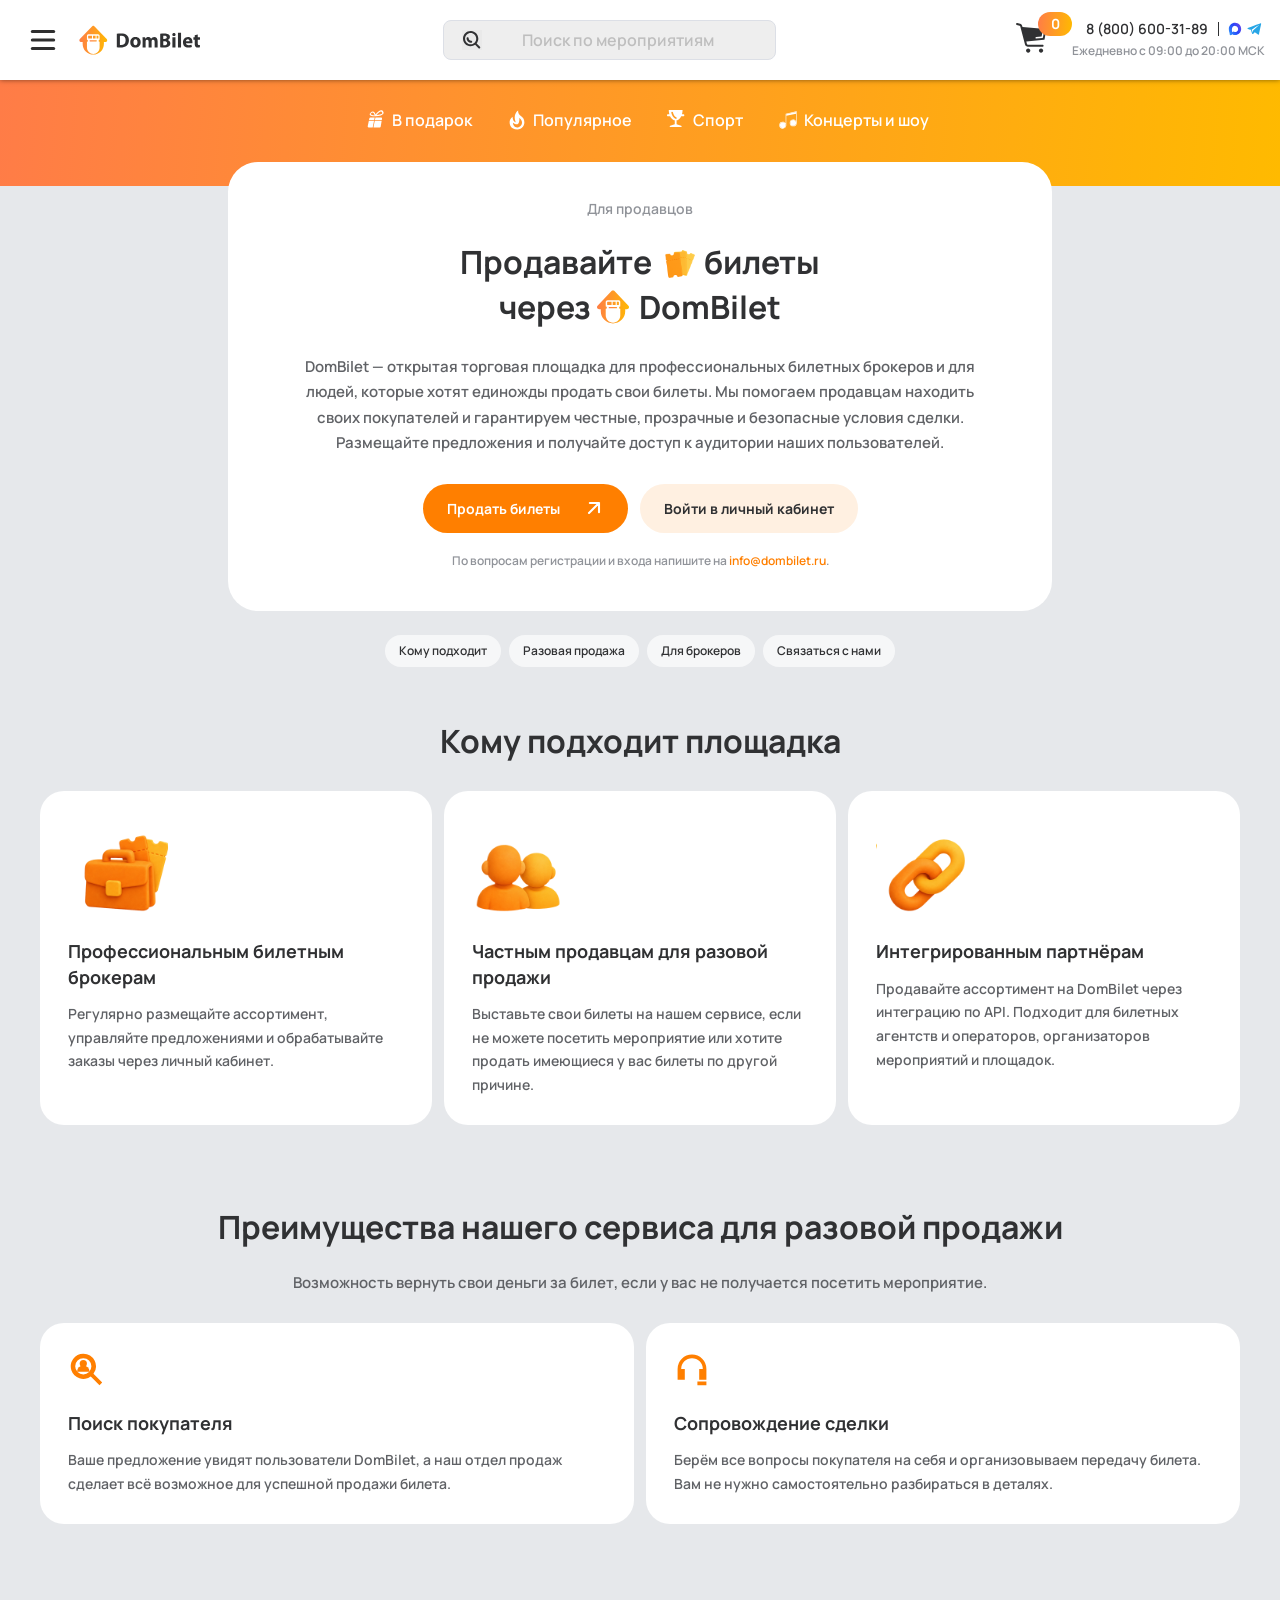
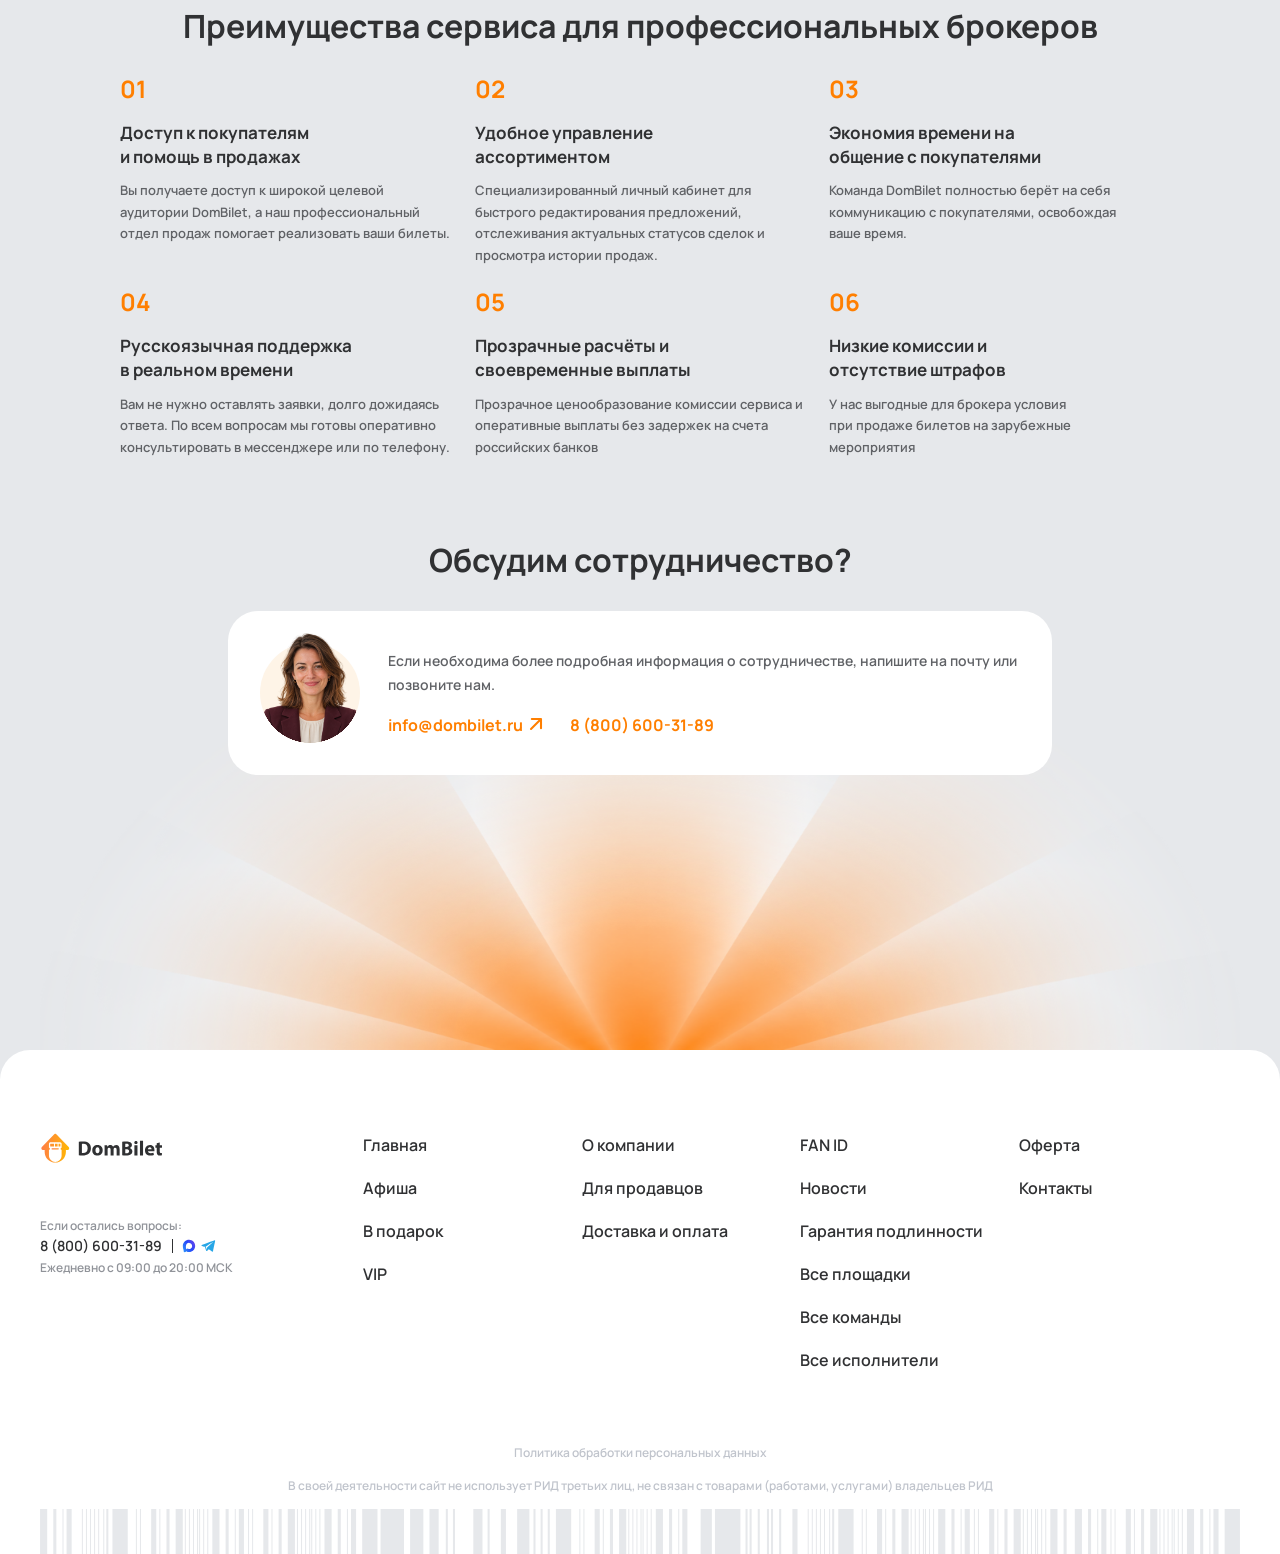
<file: for-sellers/index.html>
<!DOCTYPE html>
<html lang="ru" class="webp">

<head>
<meta name="robots" content="noindex,nofollow">
    <title>Для продавцов — продавайте билеты через DomBilet</title>
    <meta charset="UTF-8">
    <meta name="theme-color" content="#FFFFFF">
    <meta name="format-detection" content="telephone=no">
    <meta name="viewport" content="width=device-width, initial-scale=1.0">
    
    
    <link rel="icon" href="../about-company/assets/3c4cfeed83724a7c.ico" sizes="any">
    <link rel="icon" href="../about-company/assets/720927003d614e2c.svg?v=20261029b" type="image/svg+xml">
    <link rel="apple-touch-icon" href="../about-company/assets/5d8e3d32ad869acb.png">
    <link rel="manifest" href="../about-company/assets/6e34c2280c799d00.webmanifest">
    <link rel="shortcut icon" href="../about-company/assets/3c4cfeed83724a7c.ico">

    <meta http-equiv="Content-Type" content="text/html; charset=UTF-8" />

<meta name="keywords" content="Keywords" />
<meta name="description" content="Площадка DomBilet для билетных брокеров, частных продавцов и интегрированных партнёров. Помощь в продажах, сопровождение сделки и прозрачные расчёты." />
<link href="../about-company/assets/50464b3b8a789ed7.css?v=3" type="text/css"  data-template-style="true" rel="stylesheet" />




















 <!-- Подключение метатегов и стилей -->
    
<link rel="stylesheet" href="../about-company/about-update.css?v=91">
<link rel="stylesheet" href="../for-buyers/buyers.css?v=38"><link rel="stylesheet" href="../audiences.css?v=22"></head>
<body class="">    

        <div id="sm-menu-content" hidden>

        <a href="https://dombilet.ru/">
            <img class="sm-logo" src="../about-company/assets/a990c247d8c1cefe.svg?v=20261029b" loading="lazy" alt="Картинка">
        </a>

                    <ul class="sm-menu-points">
                                    <li><a href="https://dombilet.ru/afisha/">Афиша</a></li>
                                    <li><a href="https://dombilet.ru/sertificat/">В подарок</a></li>
                                    <li><a href="https://dombilet.ru/vip/">VIP</a></li>
                                    <li><a href="https://dombilet.ru/team/">Все команды</a></li>
                                    <li><a href="https://dombilet.ru/stadium/">Все площадки</a></li>
                                    <li><a href="https://dombilet.ru/artist/">Все исполнители</a></li>
                                    <li><a href="../about-company/">О компании</a></li>
                                    <li><a href="../for-buyers/#safety">Гарантия подлинности</a></li>
                                    <li><a href="../for-buyers/#delivery">Доставка и оплата</a></li>
                                    <li><a href="./">Для продавцов</a></li>
                                    <li><a href="https://dombilet.ru/fan-id/">FAN ID</a></li>
                                    <li><a href="https://dombilet.ru/news/">Новости</a></li>
                                    <li><a href="https://dombilet.ru/offer/">Оферта</a></li>
                                    <li><a href="https://dombilet.ru/contacts/">Контакты</a></li>
                            </ul>
        
        <div class="contacts-info_wrapper sm-contacts-info">
            <div class="contacts-info__text sm-first-text">Если остались вопросы:</div>
            <div class="contacts-info__row">
                <a href="tel:88006003189" class="contacts-info__phone">8 (800) 600-31-89</a>
                <a target="_blank" href="https://max.ru/u/f9LHodD0cOLI2wngvTqgyMmjynvBsDkiEKffX438UYBsqbY5XTEf1xtTW04" class="contacts-info__whatsapp">
                    <img src="../about-company/assets/a9525af520ec1b2b.svg?v=20261029b" alt="Max"/>
                </a>
                <a target="_blank" href="https://t.me/+79283333755?text=%D0%97%D0%B4%D1%80%D0%B0%D0%B2%D1%81%D1%82%D0%B2%D1%83%D0%B9%D1%82%D0%B5%21%0A%D0%9F%D0%B8%D1%88%D1%83%20%D0%B2%D0%B0%D0%BC%20%D1%81%20%D1%81%D0%B0%D0%B9%D1%82%D0%B0%20dombilet.ru%0A%D0%BF%D0%BE%20%D1%81%D0%BB%D0%B5%D0%B4%D1%83%D1%8E%D1%89%D0%B5%D0%BC%D1%83%20%D0%B2%D0%BE%D0%BF%D1%80%D0%BE%D1%81%D1%83%3A%0A" class="contacts-info__telegram">
                    <img src="../about-company/assets/641e4399e5965199.svg?v=20261029b" alt="Telegram"/>    
                </a>
            </div>
            <div class="contacts-info__text">Ежедневно с 09:00 до 20:00 МСК</div>
        </div>

    </div>



    <div class="wrapper">
        <header class="header">
            <div class="header__top top-header js-top-header" data-scroll="10" data-scroll-show>
                <div class="top-header__wrapper js-header-wrapper">
                     <!-- Панель администрирования -->
                    <div class="top-header__container " data-lp>

                        <div class="top-header__body">

                            <div class="logo-menu-wrapper">
                                <svg class="sm-trigger" width="56" height="56" viewBox="0 0 56 56" fill="none" xmlns="http://www.w3.org/2000/svg">
                                    <rect x="15.8242" y="17.9551" width="24.3478" height="3.04348" rx="1.52174" fill="#2F2F2F"/>
                                    <rect x="15.8242" y="26.4785" width="24.3478" height="3.04348" rx="1.52174" fill="#2F2F2F"/>
                                    <rect x="15.8242" y="35.002" width="24.3478" height="3.04348" rx="1.52174" fill="#2F2F2F"/>
                                </svg>

                               
                                <svg data-popup="#popup-search" class="search-icon-to-heder hidden-desktop" width="25" height="25" viewBox="0 0 25 25" fill="none" xmlns="http://www.w3.org/2000/svg">
                                    <path d="M11.7666 0.334488C17.3849 0.619263 21.8523 5.2656 21.8525 10.9546L21.8389 11.5015C21.7232 13.7826 20.8889 15.8745 19.5576 17.5542L24.1914 22.188C24.7547 22.7513 24.7547 23.6648 24.1914 24.228C23.6282 24.791 22.7155 24.791 22.1523 24.228L17.4746 19.5513C15.7191 20.8308 13.5584 21.5874 11.2197 21.5874L10.6719 21.5737C5.23487 21.2979 0.875199 16.9385 0.599609 11.5015L0.585938 10.9546C0.586167 5.08209 5.34715 0.320816 11.2197 0.320816L11.7666 0.334488ZM11.2197 3.20558C6.94028 3.20558 3.47093 6.67521 3.4707 10.9546C3.47087 15.2341 6.94024 18.7036 11.2197 18.7036C15.4991 18.7035 18.9686 15.234 18.9688 10.9546C18.9685 6.67531 15.499 3.20574 11.2197 3.20558ZM6.99902 8.95753C7.79555 8.95753 8.44134 9.60341 8.44141 10.3999C8.44141 12.3459 10.0188 13.9233 11.9648 13.9234C12.7613 13.9234 13.4071 14.5693 13.4072 15.3657C13.4072 16.1623 12.7614 16.8081 11.9648 16.8081C8.42572 16.808 5.55664 13.9391 5.55664 10.3999C5.55671 9.60341 6.2025 8.95753 6.99902 8.95753Z" fill="#303133" />
                                </svg>

                                <a href="https://dombilet.ru/" class="top-header__logo logo hidden-mobile">
                                    <img src="../about-company/assets/a990c247d8c1cefe.svg?v=20261029b" loading="lazy" alt="Картинка">
                                </a>
                            </div>

                            <div class="top-header__menu menu">
                                
                                <a href="https://dombilet.ru/" class="top-header__logo logo hidden-desktop">
                                    <img src="../about-company/assets/a990c247d8c1cefe.svg?v=20261029b" loading="lazy" alt="Картинка">
                                </a>

                                
		<div class="interface-box__main_top-menu main-interface-box hidden-mobile">

		<div id="title-search-topmenu" class="main-interface-box__search search-form">
			<form action="" class="search-form__item">
				<button type="submit" class="search-form__btn">
					<svg width="18" height="18" viewBox="0 0 18 18" fill="none" xmlns="http://www.w3.org/2000/svg">
						<path d="M8.0498 0.00976562C12.0952 0.21467 15.3125 3.55993 15.3125 7.65625L15.3027 8.0498C15.2195 9.69229 14.6179 11.1977 13.6592 12.4072L16.9961 15.7441C17.4014 16.1497 17.4015 16.8074 16.9961 17.2129C16.5906 17.6182 15.9329 17.6181 15.5273 17.2129L12.1602 13.8457C10.8961 14.767 9.34006 15.3125 7.65625 15.3125L7.26172 15.3027C3.34721 15.1041 0.208241 11.9644 0.00976562 8.0498L0 7.65625C0 3.42794 3.42795 6.72675e-05 7.65625 0L8.0498 0.00976562ZM7.65625 2.07715C4.57501 2.07722 2.07715 4.57499 2.07715 7.65625C2.07744 10.7373 4.57518 13.2353 7.65625 13.2354C10.7373 13.2353 13.2351 10.7373 13.2354 7.65625C13.2354 4.57499 10.7375 2.07722 7.65625 2.07715ZM4.61719 6.21875C5.19071 6.21875 5.65527 6.68331 5.65527 7.25684C5.65554 8.65768 6.79152 9.79378 8.19238 9.79395C8.76581 9.79395 9.23128 10.2586 9.23145 10.832C9.23118 11.4053 8.76575 11.8711 8.19238 11.8711C5.64446 11.8709 3.57937 9.80473 3.5791 7.25684C3.5791 6.68331 4.04366 6.21875 4.61719 6.21875Z" fill="#303133"/>
					</svg>
				</button>
				<input id="title-search-input-topmenu" name="q" autocomplete="off" type="text"  data-error="Ошибка"
					   placeholder="Поиск по мероприятиям" data-value="Поиск по мероприятиям"
					   class="search-form__input" data-placeholder="Поиск по мероприятиям">

				<button id="searchClose" type="reset" class="search-form__btn search-form__btn_reset search-form__btn_reset-hidden" style="background-color: transparent;">
					<svg width="18" height="18" viewBox="0 0 13 13" fill="none" xmlns="http://www.w3.org/2000/svg">
						<path d="M5.50987 6.125L4.26562 4.89431C4.18367 4.80302 4.14269 4.69817 4.14269 4.57975C4.14269 4.46133 4.186 4.35881 4.27262 4.27219C4.35925 4.18556 4.46177 4.14225 4.58019 4.14225C4.6986 4.14225 4.80346 4.18323 4.89475 4.26519L6.12544 5.50944L7.35612 4.26519C7.48387 4.14677 7.62738 4.11031 7.78662 4.15581C7.94588 4.20131 8.0484 4.30383 8.09419 4.46338C8.13998 4.62292 8.10352 4.76642 7.98481 4.89388L6.74056 6.12456L7.98481 7.35525C8.10323 7.483 8.13969 7.6265 8.09419 7.78575C8.04869 7.945 7.94617 8.04752 7.78662 8.09331C7.62708 8.1391 7.48358 8.10265 7.35612 7.98394L6.12544 6.73969L4.89475 7.98394C4.80346 8.0659 4.6986 8.10688 4.58019 8.10688C4.46177 8.10688 4.35925 8.06356 4.27262 7.97694C4.186 7.89031 4.14269 7.78779 4.14269 7.66938C4.14269 7.55096 4.18367 7.4461 4.26562 7.35481L5.50987 6.125ZM6.125 11.375C7.61075 11.3385 8.848 10.8258 9.83675 9.83675C10.8255 8.84771 11.3383 7.61046 11.375 6.125C11.3385 4.63925 10.8258 3.402 9.83675 2.41325C8.84771 1.4245 7.61046 0.91175 6.125 0.875C4.63925 0.911458 3.402 1.42421 2.41325 2.41325C1.4245 3.40229 0.91175 4.63954 0.875 6.125C0.911458 7.61075 1.42421 8.848 2.41325 9.83675C3.40229 10.8255 4.63954 11.3383 6.125 11.375ZM6.125 12.25C4.39308 12.2045 2.95065 11.6053 1.79769 10.4523C0.644729 9.29935 0.0455 7.85692 0 6.125C0.0455 4.39308 0.644729 2.95065 1.79769 1.79769C2.95065 0.644729 4.39308 0.0455 6.125 0C7.85692 0.0455 9.29935 0.644729 10.4523 1.79769C11.6053 2.95065 12.2045 4.39308 12.25 6.125C12.2045 7.85692 11.6053 9.29935 10.4523 10.4523C9.29935 11.6053 7.85692 12.2045 6.125 12.25Z" fill="#C1C5C9"/>
					</svg>
				</button>
			</form>

			<div class="search-form__menu menu-search"></div>

		</div>

	</div>



                            </div>

                            
                            <div class="top-header__contacts contacts-info">
                                <a href="https://dombilet.ru/cart/" class="cart-info-link">
                                    <span class="cart-sticker cart-count-products">0</span>
                                    <svg width="31" height="30" viewBox="0 0 31 30" fill="none" xmlns="http://www.w3.org/2000/svg">
                                        <path fill-rule="evenodd" clip-rule="evenodd" d="M12.1818 25.3829C13.3729 25.3831 14.339 26.3489 14.339 27.5402C14.3386 28.731 13.3727 29.6962 12.1818 29.6964C10.9909 29.6963 10.0249 28.731 10.0246 27.5402C10.0246 26.3489 10.9906 25.3831 12.1818 25.3829ZM25.0382 25.3829C26.2291 25.3833 27.1943 26.3483 27.1945 27.5392C27.1944 28.7301 26.2292 29.696 25.0382 29.6964C23.8471 29.6963 22.8811 28.7303 22.881 27.5392C22.8812 26.3481 23.8472 25.3831 25.0382 25.3829ZM0.0333429 0.744267C0.174796 0.210804 0.722517 -0.107481 1.256 0.0333297L4.09877 0.787236C5.14338 1.06436 5.958 1.8823 6.23159 2.92786L6.51967 4.02845L29.547 6.04602C29.7523 6.06392 29.9406 6.16688 30.0665 6.3302C30.1919 6.49358 30.2432 6.70236 30.2081 6.9054L28.5861 16.2316C28.5289 16.558 28.2607 16.8063 27.9308 16.838L10.3107 18.5197L10.9406 20.9259C11.0558 21.3654 11.454 21.6717 11.9083 21.672H26.5812C27.1332 21.6722 27.581 22.12 27.5812 22.672C27.5811 23.224 27.1332 23.6718 26.5812 23.672H11.9083C10.5443 23.6717 9.35136 22.7514 9.006 21.4318L4.29701 3.43372C4.2058 3.08525 3.93425 2.81222 3.58608 2.71985L0.74428 1.96692C0.211133 1.82518 -0.107567 1.27761 0.0333429 0.744267ZM27.3888 8.0802C26.9822 8.00271 26.5897 8.26938 26.5119 8.67591L25.5939 13.4825L20.1603 14.1017C19.749 14.1486 19.4537 14.5205 19.5001 14.9318C19.547 15.3433 19.9187 15.6388 20.3302 15.5919L26.3126 14.9113L26.8615 14.8488L26.965 14.3068L27.9855 8.95716C28.0628 8.55043 27.7955 8.15779 27.3888 8.0802Z" fill="#303133"/>
                                    </svg>
                                </a>
                                
                                <div class="contacts-info_wrapper hidden-mobile">
                                    <div class="contacts-info__text">Если остались вопросы:</div>
                                    <div class="contacts-info__row">
                                        <a href="tel:88006003189" class="contacts-info__phone">8 (800) 600-31-89</a>
                                        <a target="_blank" href="https://max.ru/u/f9LHodD0cOLI2wngvTqgyMmjynvBsDkiEKffX438UYBsqbY5XTEf1xtTW04" class="contacts-info__whatsapp">
                                            <img src="../about-company/assets/a9525af520ec1b2b.svg?v=20261029b" alt="Max"/>
                                        </a>
                                        <a target="_blank" href="https://t.me/+79283333755?text=%D0%97%D0%B4%D1%80%D0%B0%D0%B2%D1%81%D1%82%D0%B2%D1%83%D0%B9%D1%82%D0%B5%21%0A%D0%9F%D0%B8%D1%88%D1%83%20%D0%B2%D0%B0%D0%BC%20%D1%81%20%D1%81%D0%B0%D0%B9%D1%82%D0%B0%20dombilet.ru%0A%D0%BF%D0%BE%20%D1%81%D0%BB%D0%B5%D0%B4%D1%83%D1%8E%D1%89%D0%B5%D0%BC%D1%83%20%D0%B2%D0%BE%D0%BF%D1%80%D0%BE%D1%81%D1%83%3A%0A" class="contacts-info__telegram">
                                            <img src="../about-company/assets/641e4399e5965199.svg?v=20261029b" alt="Telegram"/>    
                                        </a>
                                    </div>
                                    <div class="contacts-info__text">Ежедневно с 09:00 до 20:00 МСК</div>
                                </div>
                            </div>

                        </div>

                    </div>
                </div>
            </div>
            <div class="header__body body-header " >
                <div class="body-header__container">
                    <div class="body-header__content">

                        <div class="mobile-menu__icon-wrapper">
                            <svg class="sm-trigger icon-menu" width="56" height="56" viewBox="0 0 56 56" fill="none" xmlns="http://www.w3.org/2000/svg">
                                <rect x="15.8242" y="17.9551" width="24.3478" height="3.04348" rx="1.52174" fill="#fff"/>
                                <rect x="15.8242" y="26.4785" width="24.3478" height="3.04348" rx="1.52174" fill="#fff"/>
                                <rect x="15.8242" y="35.002" width="24.3478" height="3.04348" rx="1.52174" fill="#fff"/>
                            </svg>

                            <svg class="search-icon-mob" data-popup="#popup-search" width="25" height="25" viewBox="0 0 25 25" fill="none" xmlns="http://www.w3.org/2000/svg">
                                <path d="M10.8662 0.0136719C16.3269 0.290332 20.6689 4.80555 20.6689 10.335L20.6562 10.8662C20.5494 12.9747 19.8082 14.9145 18.623 16.5039L24.0986 21.9785C24.6841 22.5642 24.684 23.5139 24.0986 24.0996C23.5128 24.6854 22.5623 24.6854 21.9766 24.0996L16.501 18.624C14.7793 19.9066 12.6469 20.6689 10.335 20.6689L9.80273 20.6562C4.51831 20.3883 0.281406 16.1507 0.0136719 10.8662L0 10.335C0 4.62728 4.62728 0 10.335 0L10.8662 0.0136719ZM10.335 3C6.28413 3 3 6.28413 3 10.335C3.00016 14.3857 6.28423 17.6689 10.335 17.6689C14.3856 17.6688 17.6688 14.3856 17.6689 10.335C17.6689 6.28423 14.3857 3.00016 10.335 3Z" fill="white"/>
                            </svg>
                        </div>

                        <div class="body-header__logo-wrapper">
                            <a href="https://dombilet.ru/" class="body-header__logo logo">
                                <svg width="170" height="56" viewBox="0 0 170 56" fill="none" xmlns="http://www.w3.org/2000/svg">
                                    <path d="M22.0878 32.2351V30.2927H20.4443C20.0646 30.2948 19.6927 30.1846 19.375 29.976C19.0573 29.7673 18.8078 29.4694 18.6576 29.1194C18.5075 28.7694 18.4633 28.3827 18.5307 28.0077C18.598 27.6326 18.7738 27.2858 19.0363 27.0104L32.2949 13.1331C32.4771 12.9428 32.6957 12.7914 32.9377 12.688C33.1796 12.5846 33.4399 12.5312 33.7029 12.5312C33.9658 12.5312 34.2261 12.5846 34.4681 12.688C34.71 12.7914 34.9286 12.9428 35.1109 13.1331L48.3695 27.0104C48.6319 27.2858 48.8077 27.6326 48.8751 28.0077C48.9424 28.3827 48.8983 28.7694 48.7481 29.1194C48.598 29.4694 48.3485 29.7673 48.0308 29.976C47.713 30.1846 47.3411 30.2948 46.9615 30.2927H45.3156V32.2355C45.3156 35.327 44.0921 38.2918 41.9142 40.4778C39.7362 42.6638 36.7823 43.8918 33.7023 43.8918C30.6222 43.8918 27.6683 42.6638 25.4904 40.4778C23.3125 38.2918 22.0889 35.327 22.0889 32.2355L22.0878 32.2351ZM26.7898 23.5662V27.7948C27.0832 27.7948 27.3645 27.9118 27.5719 28.12C27.7794 28.3282 27.8959 28.6105 27.8959 28.905C27.8959 29.1994 27.7794 29.4818 27.5719 29.69C27.3645 29.8982 27.0832 30.0152 26.7898 30.0152V36.1035C26.7898 39.9935 29.9612 43.2703 33.8361 43.1966C35.6462 43.1614 37.3703 42.4148 38.6379 41.1174C39.9056 39.8199 40.6155 38.0751 40.6151 36.258V30.0144C40.3218 30.0144 40.0404 29.8974 39.833 29.6892C39.6256 29.481 39.509 29.1986 39.509 28.9042C39.509 28.6098 39.6256 28.3274 39.833 28.1192C40.0404 27.911 40.3218 27.794 40.6151 27.794V23.5662C40.6151 23.3378 40.5703 23.1117 40.4832 22.9007C40.3961 22.6897 40.2684 22.4981 40.1075 22.3367C39.9466 22.1752 39.7555 22.0472 39.5453 21.9599C39.335 21.8727 39.1097 21.8278 38.8822 21.828H28.5216C28.0623 21.828 27.6218 22.0111 27.297 22.3371C26.9723 22.663 26.7898 23.1052 26.7898 23.5662ZM37.2969 27.3793V22.9381H39.0384C39.1005 22.9381 39.1619 22.9504 39.2193 22.9743C39.2766 22.9981 39.3287 23.033 39.3726 23.0771C39.4165 23.1211 39.4513 23.1734 39.475 23.231C39.4988 23.2885 39.511 23.3502 39.511 23.4125V26.9045C39.511 27.0303 39.4612 27.151 39.3726 27.2399C39.284 27.3289 39.1638 27.3789 39.0384 27.3789L37.2969 27.3793ZM34.841 27.3793V22.9381H36.2236V27.3785L34.841 27.3793ZM33.9396 27.3793V22.9381H34.9929V27.3785L33.9396 27.3793ZM33.3865 27.3793V22.9381H34.0279V27.3785L33.3865 27.3793ZM30.9369 27.3793V22.9381H32.3206V27.3785L30.9369 27.3793ZM29.9549 27.3793V22.9381H31.4023V27.3785L29.9549 27.3793ZM28.3677 27.3793C28.3056 27.3793 28.2442 27.367 28.1869 27.3432C28.1295 27.3193 28.0774 27.2844 28.0335 27.2403C27.9897 27.1963 27.9548 27.144 27.9311 27.0864C27.9073 27.0289 27.8951 26.9672 27.8951 26.9049V23.4125C27.8951 23.3502 27.9073 23.2885 27.9311 23.231C27.9548 23.1734 27.9897 23.1211 28.0335 23.0771C28.0774 23.033 28.1295 22.9981 28.1869 22.9743C28.2442 22.9504 28.3056 22.9381 28.3677 22.9381H30.1073V27.3785L28.3677 27.3793Z" fill="white"/>
                                    <rect x="28.4062" y="28.3867" width="10.3594" height="1.01562" rx="0.507812" fill="white"/>
                                    <path d="M68.0859 33.6006L69.4883 33.6846L69.3418 39.6729H66.9336L66.7666 36.1133H58.4951L58.3281 39.6729H55.8984L55.7734 33.6846L56.9668 33.6006C57.5322 32.6164 57.9925 31.5688 58.3066 30.459C58.6835 29.0352 58.8516 27.4855 58.8516 25.7686V22H68.0859V33.6006ZM76.0127 25.6221C79.1326 25.6221 81.2264 27.779 81.2266 30.8779C81.2266 34.6261 78.5673 36.3438 75.8242 36.3438C72.8299 36.3437 70.5264 34.3748 70.5264 31.0664C70.5265 27.7372 72.7043 25.6221 76.0127 25.6221ZM132.238 36.1133H129.056V28.3027H126.836V30.1875C126.836 32.6791 126.542 34.4166 125.391 35.3379C124.742 36.0288 123.842 36.3437 122.418 36.3438L122.062 33.873C122.543 33.7893 122.962 33.6002 123.213 33.3281C123.799 32.7209 123.884 31.7578 123.884 30.041V25.874H132.238V36.1133ZM139.355 25.6436C142.664 25.6436 143.92 28.2192 143.92 30.7529C143.92 31.2971 143.857 31.7785 143.815 32.0088H137.22C137.303 33.328 138.623 33.9561 140.109 33.9561C141.198 33.9561 142.078 33.8098 142.937 33.5166L143.355 35.6738C142.308 36.1136 141.03 36.3223 139.648 36.3223C136.173 36.3222 134.184 34.3121 134.184 31.1084C134.184 28.512 135.796 25.6436 139.355 25.6436ZM107.652 24.5967H101.454V27.0254C101.936 26.9626 102.627 26.9209 103.171 26.9209C104.595 26.9209 106.082 27.2766 107.149 28.0723C108.134 28.7842 108.783 29.8944 108.783 31.4648C108.783 32.8258 108.259 33.8937 107.442 34.6475C106.081 35.8408 103.862 36.2598 101.705 36.2598C100.135 36.2598 99.0039 36.1545 98.292 36.0498V22H107.652V24.5967ZM88.665 29.7471C88.8326 30.3543 89.1256 31.4019 89.335 32.3232H89.3975C89.5859 31.6324 89.9207 30.5016 90.2139 29.5176L91.3447 25.874H95.3652L95.9932 36.1133H93.041L92.874 32.0088C92.8531 31.1294 92.7895 29.6431 92.7686 28.4287H92.7061C92.3083 29.7894 92.2451 30.1244 91.7217 31.7783L90.3613 35.9453H88.0361L86.8223 31.8838C86.5501 30.9206 86.2147 29.4544 85.9844 28.4912H85.9004C85.8585 29.7683 85.8378 31.2127 85.7959 32.0713L85.6289 36.1133H82.7803L83.4932 25.874H87.5547L88.665 29.7471ZM113.777 29.0146C113.777 30.6479 113.694 31.7996 113.61 33.1816L113.694 33.2021C114.176 32.0298 114.447 31.2336 114.866 30.2705L116.855 25.874H120.751V36.1133H117.735V32.9932C117.735 31.4018 117.819 30.7317 117.924 28.5752H117.84C117.442 29.6848 117.191 30.3552 116.772 31.3184C116.123 32.7422 115.349 34.522 114.637 36.1133H110.763V25.874H113.777V29.0146ZM153.753 28.3232H150.779V36.1133H147.597V28.3232H144.623V25.874H153.753V28.3232ZM75.9082 27.9053C74.4006 27.9053 73.8145 29.4758 73.8145 30.9834C73.8146 32.7421 74.5473 34.0605 75.9082 34.0605C77.1645 34.0604 77.9395 32.8254 77.9395 30.9619C77.9394 29.4544 77.3529 27.9054 75.9082 27.9053ZM102.563 29.2871C102.208 29.2871 101.831 29.3283 101.454 29.3701V33.7891C101.81 33.8519 102.229 33.873 102.669 33.873C103.444 33.873 104.218 33.6207 104.741 33.1602C105.16 32.7624 105.433 32.1976 105.433 31.5068C105.433 30.7949 105.139 30.271 104.679 29.915C104.113 29.4753 103.317 29.2871 102.563 29.2871ZM61.8037 26.4805C61.8037 28.1138 61.5946 29.706 61.1758 31.1299C60.9245 31.9883 60.5678 32.8466 60.2119 33.5166H64.9023V24.5967H61.8037V26.4805ZM139.167 27.7578C137.827 27.7579 137.283 28.9935 137.199 29.8311H140.968C140.968 29.0563 140.633 27.7578 139.167 27.7578Z" fill="white"/>
                                </svg>
                            </a>
                        </div>

                        	<ul class="body-header__menu menu-body-header">
					<li class="menu-body-header__item">
				<a href="https://dombilet.ru/sertificat/" class="menu-body-header__link ">
											<svg>
							<use xlink:href="../about-company/assets/icons.svg?v=20261029b#present-w"></use>
						</svg>
										В подарок				</a>
			</li>
					<li class="menu-body-header__item">
				<a href="https://dombilet.ru/afisha/filter/popular-is-true/apply/" class="menu-body-header__link ">
											<svg>
							<use xlink:href="../about-company/assets/icons.svg?v=20261029b#fire-w"></use>
						</svg>
										Популярное				</a>
			</li>
					<li class="menu-body-header__item">
				<a href="https://dombilet.ru/sport/" class="menu-body-header__link ">
											<svg>
							<use xlink:href="../about-company/assets/icons.svg?v=20261029b#cubok-w"></use>
						</svg>
										Спорт				</a>
			</li>
					<li class="menu-body-header__item">
				<a href="https://dombilet.ru/koncerty-i-shou/" class="menu-body-header__link ">
											<svg>
							<use xlink:href="../about-company/assets/icons.svg?v=20261029b#note-w"></use>
						</svg>
										Концерты и шоу				</a>
			</li>
			</ul>



                        <a href="https://dombilet.ru/cart/" class="cart-info-link body-header__cart">
                            <span class="cart-sticker cart-count-products" id="mobile-cart__count-products">0</span>
                            <svg width="31" height="30" viewBox="0 0 31 30" fill="none" xmlns="http://www.w3.org/2000/svg">
                                <path fill-rule="evenodd" clip-rule="evenodd" d="M12.1818 25.3829C13.3729 25.3831 14.339 26.3489 14.339 27.5402C14.3386 28.731 13.3727 29.6962 12.1818 29.6964C10.9909 29.6963 10.0249 28.731 10.0246 27.5402C10.0246 26.3489 10.9906 25.3831 12.1818 25.3829ZM25.0382 25.3829C26.2291 25.3833 27.1943 26.3483 27.1945 27.5392C27.1944 28.7301 26.2292 29.696 25.0382 29.6964C23.8471 29.6963 22.8811 28.7303 22.881 27.5392C22.8812 26.3481 23.8472 25.3831 25.0382 25.3829ZM0.0333429 0.744267C0.174796 0.210804 0.722517 -0.107481 1.256 0.0333297L4.09877 0.787236C5.14338 1.06436 5.958 1.8823 6.23159 2.92786L6.51967 4.02845L29.547 6.04602C29.7523 6.06392 29.9406 6.16688 30.0665 6.3302C30.1919 6.49358 30.2432 6.70236 30.2081 6.9054L28.5861 16.2316C28.5289 16.558 28.2607 16.8063 27.9308 16.838L10.3107 18.5197L10.9406 20.9259C11.0558 21.3654 11.454 21.6717 11.9083 21.672H26.5812C27.1332 21.6722 27.581 22.12 27.5812 22.672C27.5811 23.224 27.1332 23.6718 26.5812 23.672H11.9083C10.5443 23.6717 9.35136 22.7514 9.006 21.4318L4.29701 3.43372C4.2058 3.08525 3.93425 2.81222 3.58608 2.71985L0.74428 1.96692C0.211133 1.82518 -0.107567 1.27761 0.0333429 0.744267ZM27.3888 8.0802C26.9822 8.00271 26.5897 8.26938 26.5119 8.67591L25.5939 13.4825L20.1603 14.1017C19.749 14.1486 19.4537 14.5205 19.5001 14.9318C19.547 15.3433 19.9187 15.6388 20.3302 15.5919L26.3126 14.9113L26.8615 14.8488L26.965 14.3068L27.9855 8.95716C28.0628 8.55043 27.7955 8.15779 27.3888 8.0802Z" fill="#fff"/>
                            </svg>
                        </a>

                    </div>
                </div>
            </div>
        </header>

<main class="page page_about buyers-page sellers-page"><section class="buyer-hero buyer-container _interface"><span class="buyer-eyebrow">Для продавцов</span><h1>Продавайте <img class="inline-meaning-icon" src="../about-company/assets/stat-tickets-normalized.svg?v=20261029b" alt="" aria-hidden="true"> билеты через <span class="buyer-brand"><svg aria-hidden="true" focusable="false" xmlns="http://www.w3.org/2000/svg" width="38" height="40" viewBox="0 0 38 40" fill="none">
							<path
								d="M4.48388 25.0276V22.6H2.42988C1.95537 22.6026 1.4906 22.465 1.09352 22.2042C0.696449 21.9434 0.384645 21.5711 0.196995 21.1337C0.00934615 20.6962 -0.0458441 20.213 0.0383073 19.7443C0.122459 19.2756 0.342228 18.8421 0.670207 18.4979L17.2404 1.15454C17.4681 0.9167 17.7414 0.727479 18.0438 0.598224C18.3461 0.468969 18.6714 0.402344 19.0001 0.402344C19.3287 0.402344 19.654 0.468969 19.9564 0.598224C20.2587 0.727479 20.532 0.9167 20.7597 1.15454L37.3299 18.4979C37.6579 18.8421 37.8776 19.2756 37.9618 19.7443C38.0459 20.213 37.9908 20.6962 37.8031 21.1337C37.6155 21.5711 37.3037 21.9434 36.9066 22.2042C36.5095 22.465 36.0447 22.6026 35.5702 22.6H33.5133V25.0281C33.5133 28.8917 31.9841 32.597 29.2623 35.329C26.5404 38.061 22.8487 39.5958 18.9993 39.5958C15.15 39.5958 11.4583 38.061 8.73639 35.329C6.01449 32.597 4.48535 28.8917 4.48535 25.0281L4.48388 25.0276ZM10.3603 14.1934V19.4782C10.727 19.4782 11.0786 19.6244 11.3378 19.8846C11.5971 20.1448 11.7427 20.4977 11.7427 20.8657C11.7427 21.2337 11.5971 21.5866 11.3378 21.8468C11.0786 22.107 10.727 22.2532 10.3603 22.2532V29.8622C10.3603 34.7237 14.3239 38.819 19.1665 38.7269C21.4288 38.6829 23.5835 37.7499 25.1677 36.1284C26.752 34.5069 27.6392 32.3263 27.6388 30.0552V22.2522C27.2722 22.2522 26.9206 22.106 26.6613 21.8458C26.4021 21.5856 26.2564 21.2327 26.2564 20.8647C26.2564 20.4967 26.4021 20.1438 26.6613 19.8836C26.9206 19.6234 27.2722 19.4773 27.6388 19.4773V14.1934C27.6388 13.908 27.5828 13.6254 27.4739 13.3618C27.365 13.0981 27.2055 12.8586 27.0044 12.6568C26.8032 12.4551 26.5645 12.2951 26.3017 12.186C26.0389 12.0769 25.7573 12.0209 25.473 12.0211H12.5247C11.9507 12.0211 11.4001 12.25 10.9943 12.6573C10.5884 13.0647 10.3603 13.6173 10.3603 14.1934ZM23.4917 17.7091V13.9441H25.4169C25.4945 13.9441 25.5713 13.9595 25.643 13.9893C25.7146 14.019 25.7797 14.0627 25.8346 14.1178C25.8894 14.1728 25.9329 14.2382 25.9626 14.3101C25.9923 14.382 26.0076 14.4591 26.0076 14.5369V17.1158C26.0076 17.2731 25.9453 17.4239 25.8346 17.535C25.7238 17.6462 25.5736 17.7087 25.4169 17.7087L23.4917 17.7091ZM20.4225 17.7091V13.9441H22.1504V17.7082L20.4225 17.7091ZM19.2959 17.7091V13.9441H20.6123V17.7082L19.2959 17.7091ZM18.6047 17.7091V13.9441H19.4063V17.7082L18.6047 17.7091ZM15.5432 17.7091V13.9441H17.3258V17.7082L15.5432 17.7091ZM14.316 17.7091V13.9441H16.1249V17.7082L14.316 17.7091ZM12.6255 17.7091C12.548 17.7091 12.4712 17.6938 12.3995 17.664C12.3279 17.6342 12.2627 17.5906 12.2079 17.5355C12.1531 17.4805 12.1095 17.4151 12.0799 17.3432C12.0502 17.2713 12.0349 17.1942 12.0349 17.1163V14.5369C12.0349 14.4591 12.0502 14.382 12.0799 14.3101C12.1095 14.2382 12.1531 14.1728 12.2079 14.1178C12.2627 14.0627 12.3279 14.019 12.3995 13.9893C12.4712 13.9595 12.548 13.9441 12.6255 13.9441H14.5064V17.7082L12.6255 17.7091Z"
								fill="url(#paint0_linear_9629_41957)" />
							<rect x="13.8066" y="20.0195" width="10.0982" height="1.6636" rx="0.831802"
								fill="url(#paint1_linear_9629_41957)" />
							<defs>
								<linearGradient id="paint0_linear_9629_41957" x1="0" y1="0.402344" x2="40.556"
									y2="3.25472" gradientUnits="userSpaceOnUse">
									<stop stop-color="#FF7C47" />
									<stop offset="1" stop-color="#FFBA00" />
								</linearGradient>
								<linearGradient id="paint1_linear_9629_41957" x1="13.8066" y1="20.0195" x2="31.6597"
									y2="30.5695" gradientUnits="userSpaceOnUse">
									<stop stop-color="#FF7C47" />
									<stop offset="1" stop-color="#FFBA00" />
								</linearGradient>
							</defs>
						</svg> DomBilet</span></h1><p>DomBilet — открытая торговая площадка для профессиональных билетных брокеров и для людей, которые хотят единожды продать свои билеты. Мы помогаем продавцам находить своих покупателей и гарантируем честные, прозрачные и безопасные условия сделки. Размещайте предложения и получайте доступ к аудитории наших пользователей.</p><div class="buyer-buttons"><button type="button" class="buyer-button">Продать билеты <span aria-hidden="true"><svg class="site-link-arrow" viewBox="0 0 24 24" fill="none" aria-hidden="true" focusable="false"><path d="M6 18 18 6M7 6h11v11" stroke="currentColor" stroke-width="2.5" stroke-linecap="round" stroke-linejoin="round"/></svg></span></button><button type="button" class="buyer-button buyer-button_light">Войти в личный кабинет</button></div><p class="seller-access-note" id="seller-access-note">По вопросам регистрации и входа напишите на <a href="mailto:info@dombilet.ru">info@dombilet.ru</a>.</p></section><nav class="section-jumps buyer-container" aria-label="Разделы страницы"><a href="#audience">Кому подходит</a><a href="#one-time">Разовая продажа</a><a href="#brokers">Для брокеров</a><a href="#seller-support">Связаться с нами</a></nav><section class="buyer-section" id="audience"><div class="buyer-container"><h2>Кому подходит площадка</h2><div class="buyer-grid buyer-grid_three"><article class="buyer-card"><span class="buyer-3d" style="background-position:0% 0%" aria-hidden="true"></span><h3>Профессиональным билетным брокерам</h3><p>Регулярно размещайте ассортимент, управляйте предложениями и обрабатывайте заказы через личный кабинет.</p></article><article class="buyer-card"><span class="buyer-3d" style="background-position:100% 0%" aria-hidden="true"></span><h3>Частным продавцам для разовой продажи</h3><p>Выставьте свои билеты на нашем сервисе, если не можете посетить мероприятие или хотите продать имеющиеся у вас билеты по другой причине.</p></article><article class="buyer-card"><span class="buyer-3d" style="background-position:50% 0%" aria-hidden="true"></span><h3>Интегрированным партнёрам</h3><p>Продавайте ассортимент на DomBilet через интеграцию по API. Подходит для билетных агентств и операторов, организаторов мероприятий и площадок.</p></article></div></div></section><section class="buyer-section" id="one-time"><div class="buyer-container"><h2>Преимущества нашего сервиса для разовой продажи</h2><p class="buyer-lead">Возможность вернуть свои деньги за билет, если у вас не получается посетить мероприятие.</p><div class="buyer-grid "><article class="buyer-card"><svg class="buyer-icon" viewBox="0 0 40 40" aria-hidden="true"><path fill-rule="evenodd" d="M17 3a14 14 0 1 0 8.3 25.3L35 38l3-3-9.7-9.7A14 14 0 0 0 17 3zm0 5a9 9 0 1 1 0 18 9 9 0 0 1 0-18z"/><circle cx="17" cy="14" r="4"/><path d="M10 23a7 7 0 0 1 14 0H10z"/></svg><h3>Поиск покупателя</h3><p>Ваше предложение увидят пользователи DomBilet, а наш отдел продаж сделает всё возможное для успешной продажи билета.</p></article><article class="buyer-card"><svg class="buyer-icon" viewBox="0 0 40 40" aria-hidden="true"><path d="M4 20a16 16 0 0 1 32 0v12h-8V20h4a12 12 0 0 0-24 0h4v12H4V20zm22 14h10v4H26v-4z"/></svg><h3>Сопровождение сделки</h3><p>Берём все вопросы покупателя на себя и организовываем передачу билета. Вам не нужно самостоятельно разбираться в деталях.</p></article></div></div></section><section class="buyer-section" id="brokers"><div class="buyer-container"><h2>Преимущества сервиса для профессиональных брокеров</h2><div class="buyer-grid "><article class="buyer-card"><span class="buyer-step" aria-hidden="true">01</span><h3>Доступ к покупателям и помощь в продажах</h3><p>Вы получаете доступ к широкой целевой аудитории DomBilet, а наш профессиональный отдел продаж помогает реализовать ваши билеты.</p></article><article class="buyer-card"><span class="buyer-step" aria-hidden="true">02</span><h3>Удобное управление<br>ассортиментом</h3><p>Специализированный личный кабинет для быстрого редактирования предложений, отслеживания актуальных статусов сделок и просмотра истории продаж.</p></article><article class="buyer-card"><span class="buyer-step" aria-hidden="true">03</span><h3>Экономия времени на общение с покупателями</h3><p>Команда DomBilet полностью берёт на себя<br>коммуникацию с покупателями, освобождая<br>ваше время.</p></article><article class="buyer-card"><span class="buyer-step" aria-hidden="true">04</span><h3>Русскоязычная поддержка в реальном времени</h3><p>Вам не нужно оставлять заявки, долго дожидаясь ответа. По всем вопросам мы готовы оперативно консультировать в мессенджере или по телефону.</p></article><article class="buyer-card"><span class="buyer-step" aria-hidden="true">05</span><h3>Прозрачные расчёты и своевременные выплаты</h3><p>Прозрачное ценообразование комиссии сервиса и оперативные выплаты без задержек на счета российских банков</p></article><article class="buyer-card"><span class="buyer-step" aria-hidden="true">06</span><h3>Низкие комиссии и отсутствие штрафов</h3><p>У нас выгодные для брокера условия<br>при продаже билетов на зарубежные<br>мероприятия</p></article></div></div></section><section class="buyer-section" id="seller-support"><div class="buyer-container"><h2>Обсудим сотрудничество?</h2><div class="audience-contact"><span class="audience-contact__portrait"><img src="../about-company/assets/collaboration-portrait-cutout.png" loading="lazy" alt="Девушка в тёмно-бордовом пиджаке"></span><div><p>Если необходима более подробная информация о сотрудничестве, напишите на почту или позвоните нам.</p><div class="audience-contact__links"><a href="mailto:info@dombilet.ru">info@dombilet.ru <svg class="site-link-arrow" viewBox="0 0 24 24" fill="none" aria-hidden="true" focusable="false"><path d="M6 18 18 6M7 6h11v11" stroke="currentColor" stroke-width="2.5" stroke-linecap="round" stroke-linejoin="round"/></svg></a><a href="tel:88006003189">8 (800) 600-31-89</a></div></div></div></div></section><div class="buyer-finish" aria-hidden="true"></div></main>
<footer class="footer">
    <div class="footer__top top-footer">
        <div class="top-footer__container">
            <div class="top-footer__body">

                <div class="top-footer__contacts contacts-footer">
                    <a href="https://dombilet.ru/" class="contacts-footer__logo logo">
                        <img src="../about-company/assets/a990c247d8c1cefe.svg?v=20261029b" loading="lazy"
                            alt="Картинка">
                    </a>
                    <div class="contacts-footer__info contacts-info">
                        <div class="contacts-info__text">Если остались вопросы:</div>
                        <div class="contacts-info__row">
                            <a href="tel:88006003189"
                                class="contacts-info__phone">8 (800) 600-31-89</a>
                            <a target="_blank" href="https://max.ru/u/f9LHodD0cOLI2wngvTqgyMmjynvBsDkiEKffX438UYBsqbY5XTEf1xtTW04" class="contacts-info__whatsapp">
                                <img src="../about-company/assets/a9525af520ec1b2b.svg?v=20261029b" alt="Max"/>
                            </a>
                            <a target="_blank" href="https://t.me/+79283333755?text=%D0%97%D0%B4%D1%80%D0%B0%D0%B2%D1%81%D1%82%D0%B2%D1%83%D0%B9%D1%82%D0%B5%21%0A%D0%9F%D0%B8%D1%88%D1%83%20%D0%B2%D0%B0%D0%BC%20%D1%81%20%D1%81%D0%B0%D0%B9%D1%82%D0%B0%20dombilet.ru%0A%D0%BF%D0%BE%20%D1%81%D0%BB%D0%B5%D0%B4%D1%83%D1%8E%D1%89%D0%B5%D0%BC%D1%83%20%D0%B2%D0%BE%D0%BF%D1%80%D0%BE%D1%81%D1%83%3A%0A" class="contacts-info__telegram">
                                <img src="../about-company/assets/641e4399e5965199.svg?v=20261029b" alt="Telegram"/>
                            </a>
                        </div>
                        <div class="contacts-info__text">Ежедневно с 09:00 до 20:00 МСК</div>
                    </div>
                </div>

                <div class="top-footer__navigation navigaton-footer">

                    	<ul class="navigaton-footer__menu menu-footer">
					<li class="menu-footer__item" data-column="1">
				<a href="https://dombilet.ru/" class="menu-footer__link">
					Главная				</a>
			</li>
					<li class="menu-footer__item" data-column="3">
				<a href="https://dombilet.ru/fan-id/" class="menu-footer__link">
					FAN ID				</a>
			</li>
					<li class="menu-footer__item" data-column="4">
				<a href="https://dombilet.ru/offer/" class="menu-footer__link">
					Оферта				</a>
			</li>
					<li class="menu-footer__item" data-column="1">
				<a href="https://dombilet.ru/afisha/" class="menu-footer__link">
					Афиша				</a>
			</li>
					<li class="menu-footer__item" data-column="2">
				<a href="../about-company/" class="menu-footer__link">
					О компании				</a>
			</li>
					<li class="menu-footer__item" data-column="3">
				<a href="https://dombilet.ru/news/" class="menu-footer__link">
					Новости				</a>
			</li>
					<li class="menu-footer__item" data-column="4">
				<a href="https://dombilet.ru/contacts/" class="menu-footer__link">
					Контакты				</a>
			</li>
					<li class="menu-footer__item" data-column="1">
				<a href="https://dombilet.ru/sertificat/" class="menu-footer__link">
					В подарок				</a>
			</li>
					<li class="menu-footer__item" data-column="2">
				<a href="./" class="menu-footer__link">
					Для продавцов				</a>
			</li>
					<li class="menu-footer__item" data-column="3">
				<a href="../for-buyers/#safety" class="menu-footer__link">
					Гарантия подлинности				</a>
			</li>
					<li class="menu-footer__item" data-column="3">
				<a href="https://dombilet.ru/stadium/" class="menu-footer__link">
					Все площадки				</a>
			</li>
					<li class="menu-footer__item" data-column="3">
				<a href="https://dombilet.ru/team/" class="menu-footer__link">
					Все команды				</a>
			</li>
					<li class="menu-footer__item" data-column="3">
				<a href="https://dombilet.ru/artist/" class="menu-footer__link">
					Все исполнители				</a>
			</li>
					<li class="menu-footer__item" data-column="1">
				<a href="https://dombilet.ru/vip/" class="menu-footer__link">
					VIP				</a>
			</li>
					<li class="menu-footer__item" data-column="2">
				<a href="../for-buyers/#delivery" class="menu-footer__link">
					Доставка и оплата				</a>
			</li>
			</ul>

                </div>

            </div>
        </div>
    </div>
    <div class="footer__bottom bottom-footer">
        <div class="bottom-footer__container">

            <div class="bottom-footer__text">
                <a target="_blank" href="https://dombilet.ru/offer/#personal-data-policy">
                    Политика обработки персональных данных
                </a>
            </div>

            <div class="bottom-footer__text">В своей деятельности сайт не использует РИД третьих лиц, не связан с
                товарами (работами, услугами) владельцев РИД</div>
            <div class="bottom-footer__bg">
                <img src="../about-company/assets/45417971bdff3912.svg?v=20261029b" loading="lazy" alt="Картинка">
            </div>
        </div>
    </div>
</footer>
</div>

<div id="popup-search" aria-hidden="true" class="popup popup_search">
    <div class="popup__wrapper">
        <div class="popup__content">
            <button data-close type="button" class="popup__close">
                <svg width="19" height="19" viewBox="0 0 19 19" fill="none" xmlns="http://www.w3.org/2000/svg">
                    <path d="M0.353516 0.353546L18.3535 18.3535M18.3535 0.353546L0.353516 18.3535" stroke="#FF850B"/>
                </svg>
            </button>

            <div class="popup__text">
                	<div class="interface-box__main_top-menu main-interface-box popup-search-container">

		<h3>Поиск по мероприятиям</h3>

		<div id="title-search-popup" class="main-interface-box__search search-form-popup popup-search-form">
			<form action="" class="search-form__item">
				<button type="submit" class="search-form__btn">
					<svg width="17" height="17" viewBox="0 0 17 17" fill="none" xmlns="http://www.w3.org/2000/svg">
						<path d="M14.299 13.4203L16.7403 15.8615C16.8573 15.9919 16.9159 16.1384 16.9159 16.3009C16.9159 16.4634 16.854 16.6067 16.7303 16.7309C16.6065 16.8551 16.4632 16.9169 16.3003 16.9165C16.1373 16.9161 15.9909 16.8576 15.8609 16.7409L13.4196 14.2996C11.688 15.7188 9.76734 16.3665 7.65776 16.2428C5.54818 16.119 3.7188 15.2563 2.16964 13.6546C0.685052 11.9751 -0.0376566 10.0805 0.00151012 7.97089C0.0406768 5.8613 0.835052 3.99922 2.38464 2.38464C3.99922 0.835052 5.8613 0.0406768 7.97089 0.00151012C10.0805 -0.0376566 11.9751 0.685052 13.6546 2.16964C15.2563 3.71922 16.119 5.54859 16.2428 7.65776C16.3665 9.76693 15.7188 11.6876 14.2996 13.4196L14.299 13.4203ZM8.12714 15.0021C10.0805 14.9501 11.7015 14.2794 12.9903 12.9903C14.279 11.7011 14.9496 10.0801 15.0021 8.12714C14.9501 6.1738 14.2794 4.55276 12.9903 3.26401C11.7011 1.97526 10.0801 1.30464 8.12714 1.25214C6.1738 1.30422 4.55276 1.97484 3.26401 3.26401C1.97526 4.55318 1.30464 6.17422 1.25214 8.12714C1.30422 10.0805 1.97484 11.7015 3.26401 12.9903C4.55318 14.279 6.17422 14.9496 8.12714 15.0021Z" fill="#C1C5C9"/>
					</svg>
				</button>

				<input id="title-search-input-popup" name="q" autocomplete="off" type="text"  data-error="Ошибка"
					   placeholder="Поиск по мероприятиям" data-value="Поиск по мероприятиям"
					   class="search-form__input" data-placeholder="Поиск по мероприятиям">

				<button id="searchClose" type="reset" class="search-form__btn search-form__btn_reset">
					<svg width="18" height="18" viewBox="0 0 13 13" fill="none" xmlns="http://www.w3.org/2000/svg">
						<path d="M5.50987 6.125L4.26562 4.89431C4.18367 4.80302 4.14269 4.69817 4.14269 4.57975C4.14269 4.46133 4.186 4.35881 4.27262 4.27219C4.35925 4.18556 4.46177 4.14225 4.58019 4.14225C4.6986 4.14225 4.80346 4.18323 4.89475 4.26519L6.12544 5.50944L7.35612 4.26519C7.48387 4.14677 7.62738 4.11031 7.78662 4.15581C7.94588 4.20131 8.0484 4.30383 8.09419 4.46338C8.13998 4.62292 8.10352 4.76642 7.98481 4.89388L6.74056 6.12456L7.98481 7.35525C8.10323 7.483 8.13969 7.6265 8.09419 7.78575C8.04869 7.945 7.94617 8.04752 7.78662 8.09331C7.62708 8.1391 7.48358 8.10265 7.35612 7.98394L6.12544 6.73969L4.89475 7.98394C4.80346 8.0659 4.6986 8.10688 4.58019 8.10688C4.46177 8.10688 4.35925 8.06356 4.27262 7.97694C4.186 7.89031 4.14269 7.78779 4.14269 7.66938C4.14269 7.55096 4.18367 7.4461 4.26562 7.35481L5.50987 6.125ZM6.125 11.375C7.61075 11.3385 8.848 10.8258 9.83675 9.83675C10.8255 8.84771 11.3383 7.61046 11.375 6.125C11.3385 4.63925 10.8258 3.402 9.83675 2.41325C8.84771 1.4245 7.61046 0.91175 6.125 0.875C4.63925 0.911458 3.402 1.42421 2.41325 2.41325C1.4245 3.40229 0.91175 4.63954 0.875 6.125C0.911458 7.61075 1.42421 8.848 2.41325 9.83675C3.40229 10.8255 4.63954 11.3383 6.125 11.375ZM6.125 12.25C4.39308 12.2045 2.95065 11.6053 1.79769 10.4523C0.644729 9.29935 0.0455 7.85692 0 6.125C0.0455 4.39308 0.644729 2.95065 1.79769 1.79769C2.95065 0.644729 4.39308 0.0455 6.125 0C7.85692 0.0455 9.29935 0.644729 10.4523 1.79769C11.6053 2.95065 12.2045 4.39308 12.25 6.125C12.2045 7.85692 11.6053 9.29935 10.4523 10.4523C9.29935 11.6053 7.85692 12.2045 6.125 12.25Z" fill="#C1C5C9"/>
					</svg>
				</button>
			</form>

			<div class="search-form__menu menu-search"></div>

		</div>

		<p class="search-placeholder search-placeholder-visible">Начните вводить название мероприятия,<br> площадки, артиста или лиги</p>

	</div>


            </div>
        </div>
    </div>
</div>

<div id="popup-thanks" aria-hidden="true" class="popup popup_thanks">
    <div class="popup__wrapper">
        <div class="popup__content">
            <button data-close type="button" class="popup__close">
                <svg>
                    <use xlink:href="../about-company/assets/icons.svg?v=20261029b#close"></use>
                </svg>
            </button>
            <div class="popup__body body-popup">
                <div class="body-popup__icon">
                    <svg>
                        <use xlink:href="../about-company/assets/icons.svg?v=20261029b#jackdaw"></use>
                    </svg>
                </div>
                <div class="body-popup__title">Спасибо!</div>
                <div class="body-popup__text">Заявка успешно отправлена, мы свяжемся с вами в ближайшее время</div>
            </div>
        </div>
    </div>
</div>

<button id="linked-tickets-popup-trigger" type="button" data-popup="#popup-linked-tickets" hidden></button>
<div id="popup-linked-tickets" aria-hidden="true" class="popup popup_thanks">
    <div class="popup__wrapper">
        <div class="popup__content">
            <button data-close type="button" class="popup__close">
                <svg>
                    <use xlink:href="../about-company/assets/icons.svg?v=20261029b#close"></use>
                </svg>
            </button>
            <div class="popup__body body-popup">
                <div class="body-popup__icon">
                    <span class="linked-tickets-warning-icon">!</span>
                </div>
                <div class="body-popup__title">Обратите внимание</div>
                <div class="body-popup__text" id="linked-tickets-popup-text">Эти билеты можно приобрести только вместе.</div>
            </div>
        </div>
    </div>
</div>

<div id="popup-error" aria-hidden="true" class="popup popup_error">
    <div class="popup__wrapper">
        <div class="popup__content">
            <button data-close type="button" class="popup__close">
                <svg>
                    <use xlink:href="../about-company/assets/icons.svg?v=20261029b#close"></use>
                </svg>
            </button>
            <div class="popup__body body-popup">
                <div class="body-popup__icon">
                    <svg>
                        <use xlink:href="../about-company/assets/icons.svg?v=20261029b#cross"></use>
                    </svg>
                </div>
                <div class="body-popup__title">Что-то пошло не так</div>
                <div class="body-popup__text">Свяжитесь с нами по номеру телефона <a href="tel:88006003189">8 (800) 600-31-89</a></div>
            </div>
        </div>
    </div>
</div>
    <div class="page__bottom-cart cart-bottom" style="display: none" >

    <div class="cart-bottom__wrapper">

<!--        <div class="cart-bottom__select-tickets-box">-->
<!--            <div class="cart-bottom__container">-->
<!--                <button type="button" class="page__select-tickets-box-btn btn">Выбрать билеты от 2000 ₽</button>-->
<!--            </div>-->
<!--        </div>-->
        
        <div class="cart-bottom__inner">

            <div class="cart-bottom__container bottom-cart__clear">

                <button type="button" class="cart-bottom__btn-clear">
                    <svg xmlns="http://www.w3.org/2000/svg" width="20" height="20" viewBox="0 0 20 20" fill="none">
                        <path d="M14.9216 4.19845L9.9997 9.12033L5.07783 4.19845C4.94741 4.08137 4.80095 4.02283 4.63845 4.02283C4.47595 4.02283 4.33262 4.0847 4.20845 4.20845C4.08428 4.3322 4.02241 4.47553 4.02283 4.63845C4.02324 4.80137 4.08178 4.94783 4.19845 5.07783L9.12033 9.9997L4.19845 14.9216C4.02928 15.0907 3.97387 15.2926 4.0322 15.5272C4.09053 15.7618 4.23387 15.9082 4.4622 15.9666C4.69053 16.0249 4.89553 15.9695 5.0772 15.8003L9.99908 10.8785L14.9209 15.8003C15.0514 15.9174 15.1978 15.976 15.3603 15.976C15.5228 15.976 15.6662 15.9141 15.7903 15.7903C15.9145 15.6666 15.9764 15.5232 15.976 15.3603C15.9755 15.1974 15.917 15.051 15.8003 14.921L10.8785 9.99908L15.8003 5.0772C15.9695 4.90803 16.0249 4.70616 15.9666 4.47158C15.9082 4.23699 15.7618 4.09053 15.5272 4.0322C15.2926 3.97387 15.0907 4.02928 14.9216 4.19845Z" fill="#FF7F00"/>
                    </svg>
                    Очистить заказ
                </button>

                <div class="cart-bottom__center center-cart-bottom">

                    <div class="center-cart-bottom__inner">

                        <div class="center-cart-bottom__item item-cart-bottom tickets_sum" style="display: none">
                            <div id="all_tickets" class="item-cart-bottom__selected">Билетов: 0</div>
                            <div id="all_tickets_sum" class="item-cart-bottom__price rub">0</div>
                        </div>

                        <div class="center-cart-bottom__item item-cart-bottom add_sum" style="display: none">
                            <div id="all_dop" class="item-cart-bottom__selected">Дополнительные услуги: 0</div>
                            <div id="all_dop_sum" class="item-cart-bottom__price rub">0</div>
                        </div>

                    </div>

                </div>

                <div class="cart-bottom__actions actions-cart-bottom">
                    <a href="https://dombilet.ru/cart/">
                        <button id="total_sum" type="button" class="actions-cart-bottom__btn btn rub">
                            Оформить заказ <span></span>
                        </button>
                    </a>
                </div>

            </div>

        </div>

    </div>

</div>

<div style="display:none">
    <div class="popupFB popup-group orange" id="buy-ticket-popup-group" data-price="0" data-id="0">
    
    <div class="popup_main_content">
        <div class="popup-group__help">
            Выберите количество билетов
        </div>
        
        <div class="popup-group__name-sectors"></div>

        <div class="popup-group__price"></div>

        <div class="popup-group__vip-text"></div>

        <div class="popup-group__calc-container">
            
            <div class="popup-group__seats-calc">
                <div class="popup-group__seats-control popup-group__seats-control--minus circle-button disabled">
                    <div class="popup-group__seats-control--minus__icon">
                        <svg width="17" height="2" viewBox="0 0 17 2" fill="none" xmlns="http://www.w3.org/2000/svg">
                        <path d="M1 1.625H16C16.1825 1.625 16.3323 1.56646 16.4494 1.44937C16.5665 1.33229 16.625 1.1825 16.625 1C16.625 0.8175 16.5665 0.667708 16.4494 0.550625C16.3323 0.433542 16.1825 0.375 16 0.375H1C0.8175 0.375 0.667708 0.433542 0.550625 0.550625C0.433542 0.667708 0.375 0.8175 0.375 1C0.375 1.1825 0.433542 1.33229 0.550625 1.44937C0.667708 1.56646 0.8175 1.625 1 1.625Z" fill="white"/>
                        </svg>
                    </div>
                </div>
                <div class="popup-group__counter">
                    <span class="popup-group__seats-cvalue">0</span>
                </div>
                <div class="popup-group__seats-control popup-group__seats-control--plus circle-button">
                    <div class="popup-group__seats-control--plus__icon">
                        <svg width="17" height="18" viewBox="0 0 17 18" fill="none" xmlns="http://www.w3.org/2000/svg">
                        <path d="M7.875 8.375V1.5C7.875 1.3175 7.93354 1.16771 8.05062 1.05062C8.16771 0.933542 8.3175 0.875 8.5 0.875C8.6825 0.875 8.83229 0.933542 8.94938 1.05062C9.06646 1.16771 9.125 1.3175 9.125 1.5V8.375H16C16.1825 8.375 16.3323 8.43354 16.4494 8.55062C16.5665 8.66771 16.625 8.8175 16.625 9C16.625 9.1825 16.5665 9.33229 16.4494 9.44938C16.3323 9.56646 16.1825 9.625 16 9.625H9.125V16.5C9.125 16.6825 9.06646 16.8323 8.94938 16.9494C8.83229 17.0665 8.6825 17.125 8.5 17.125C8.3175 17.125 8.16771 17.0665 8.05062 16.9494C7.93354 16.8323 7.875 16.6825 7.875 16.5V9.625H1C0.8175 9.625 0.667708 9.56646 0.550625 9.44938C0.433542 9.33229 0.375 9.1825 0.375 9C0.375 8.8175 0.433542 8.66771 0.550625 8.55062C0.667708 8.43354 0.8175 8.375 1 8.375H7.875Z" fill="white"/>
                        </svg>                    
                    </div>
                </div>
            </div>

        </div>

        <button class="btn btn-tertiary popup-group__confirm data-fancybox-close" type="button" data-fancybox-close="">Продолжить покупку</button>

        <div class="popup-group__count-free"></div>
    </div>
    <p class="popup-group__buy-description">
        При заказе более одного билета все места будут расположены рядом — в одном из перечисленных секторов.
    </p>
</div></div>


<div id="scrollToTop" class="scroll-to-top">
    <svg width="56" height="56" viewBox="0 0 56 56" fill="none" xmlns="http://www.w3.org/2000/svg">
        <g filter="">
            <rect x="4.5" y="4.5" width="47" height="47" rx="23.5" stroke="#FF7F00" shape-rendering="crispEdges" />
            <path fill-rule="evenodd" clip-rule="evenodd"
                d="M27.4387 24.2962C27.7592 24.0158 28.2377 24.0158 28.5582 24.2962L35.5582 30.4212C35.9115 30.7304 35.9473 31.2674 35.6381 31.6207C35.329 31.974 34.792 32.0098 34.4387 31.7006L27.9984 26.0654L21.5582 31.7006C21.2049 32.0098 20.6679 31.974 20.3588 31.6207C20.0496 31.2674 20.0854 30.7304 20.4387 30.4212L27.4387 24.2962Z"
                fill="#FF7F00" />
        </g>
    </svg>
</div>



<!-- Yandex.Metrika Ecommerce -->


<!-- Yandex.Metrika counter -->


<!-- /Yandex.Metrika counter -->

<!-- calltouch -->

<!-- calltouch -->





<script src="../about-company/page.js?v=49"></script></body>

</html>
</file>
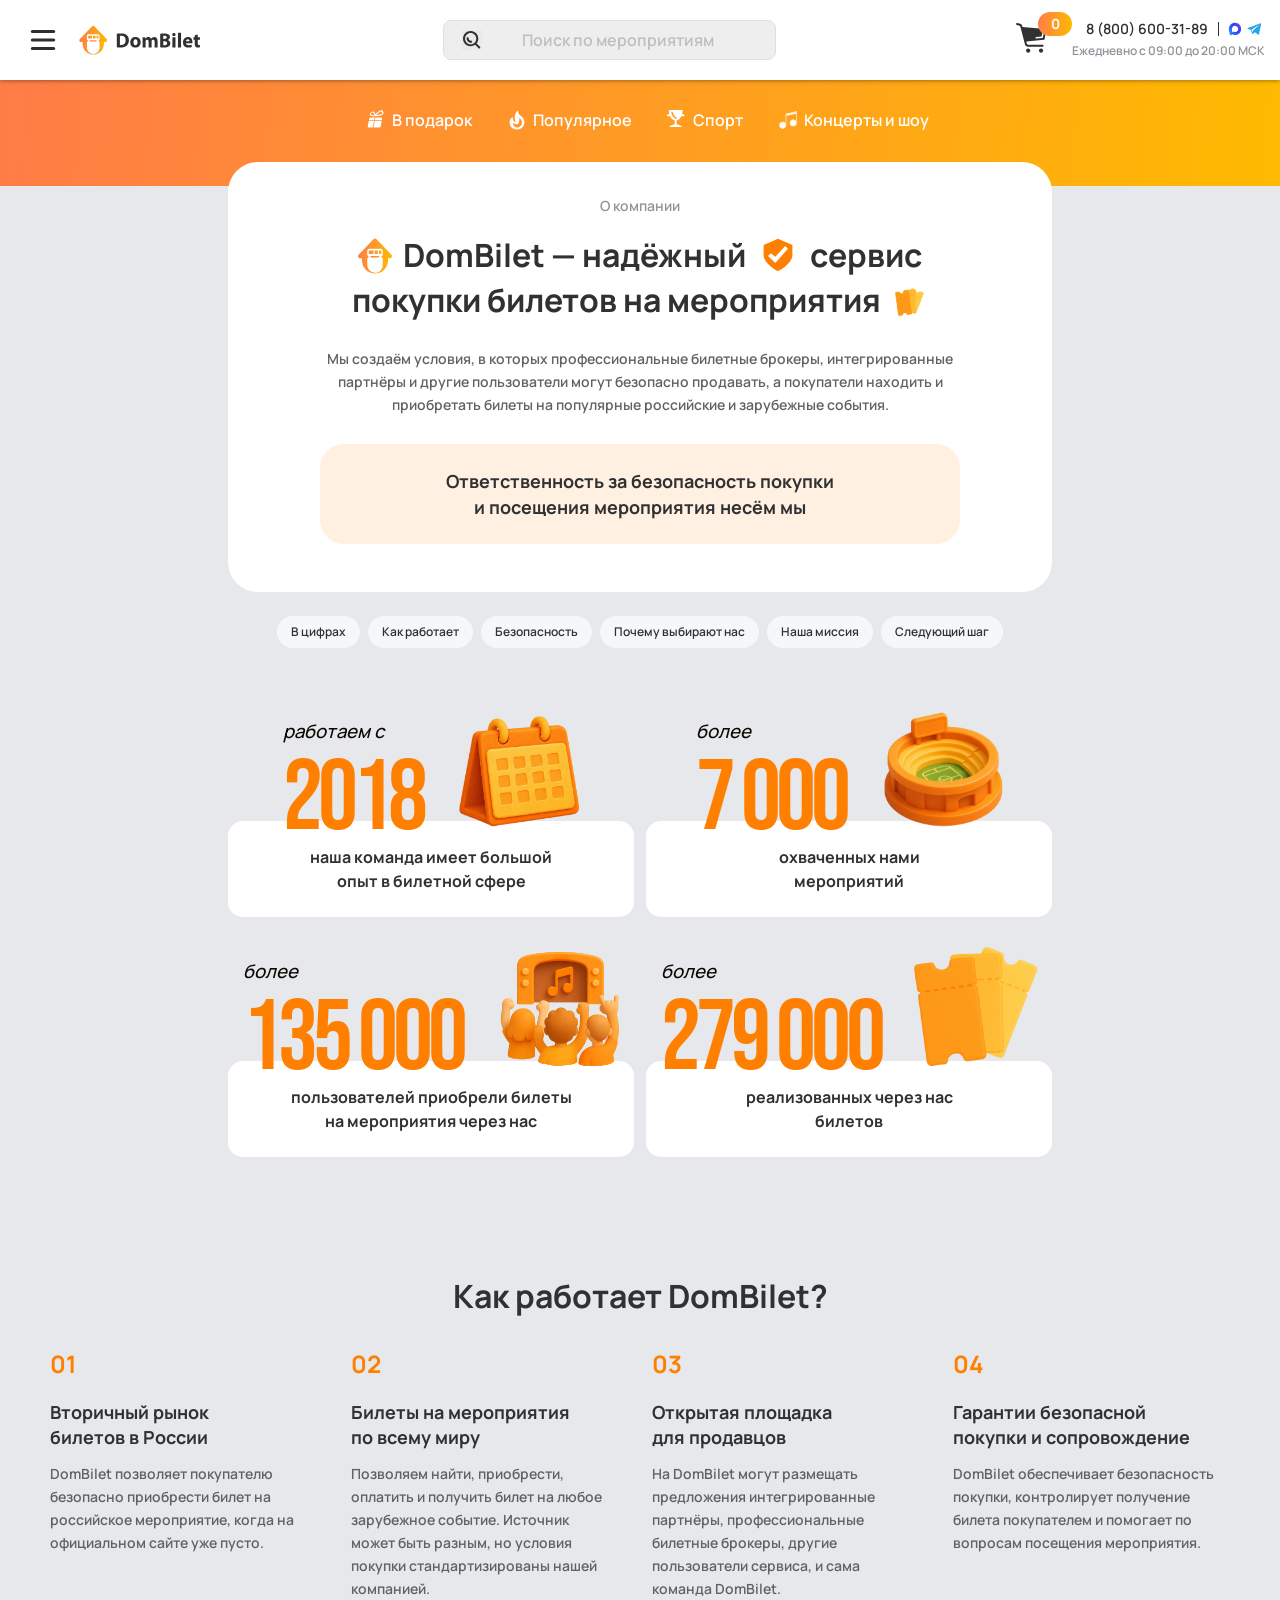
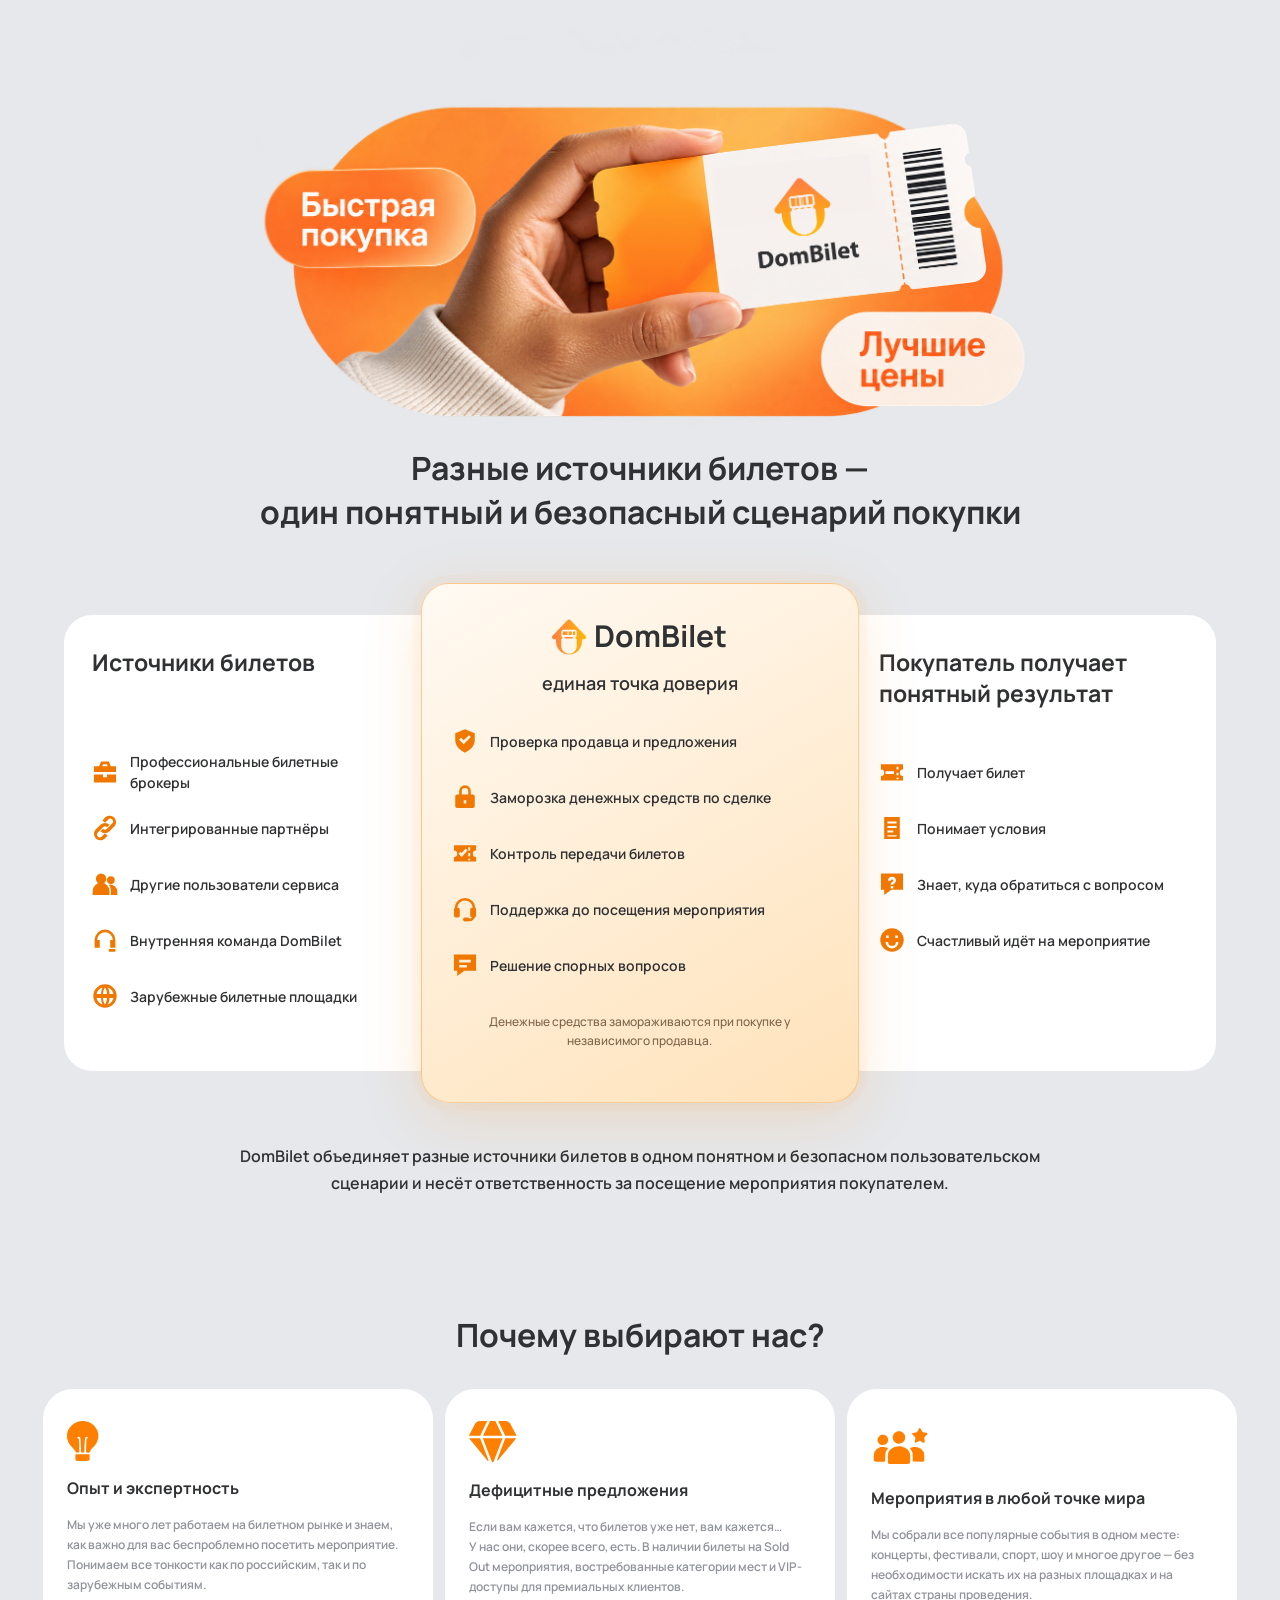
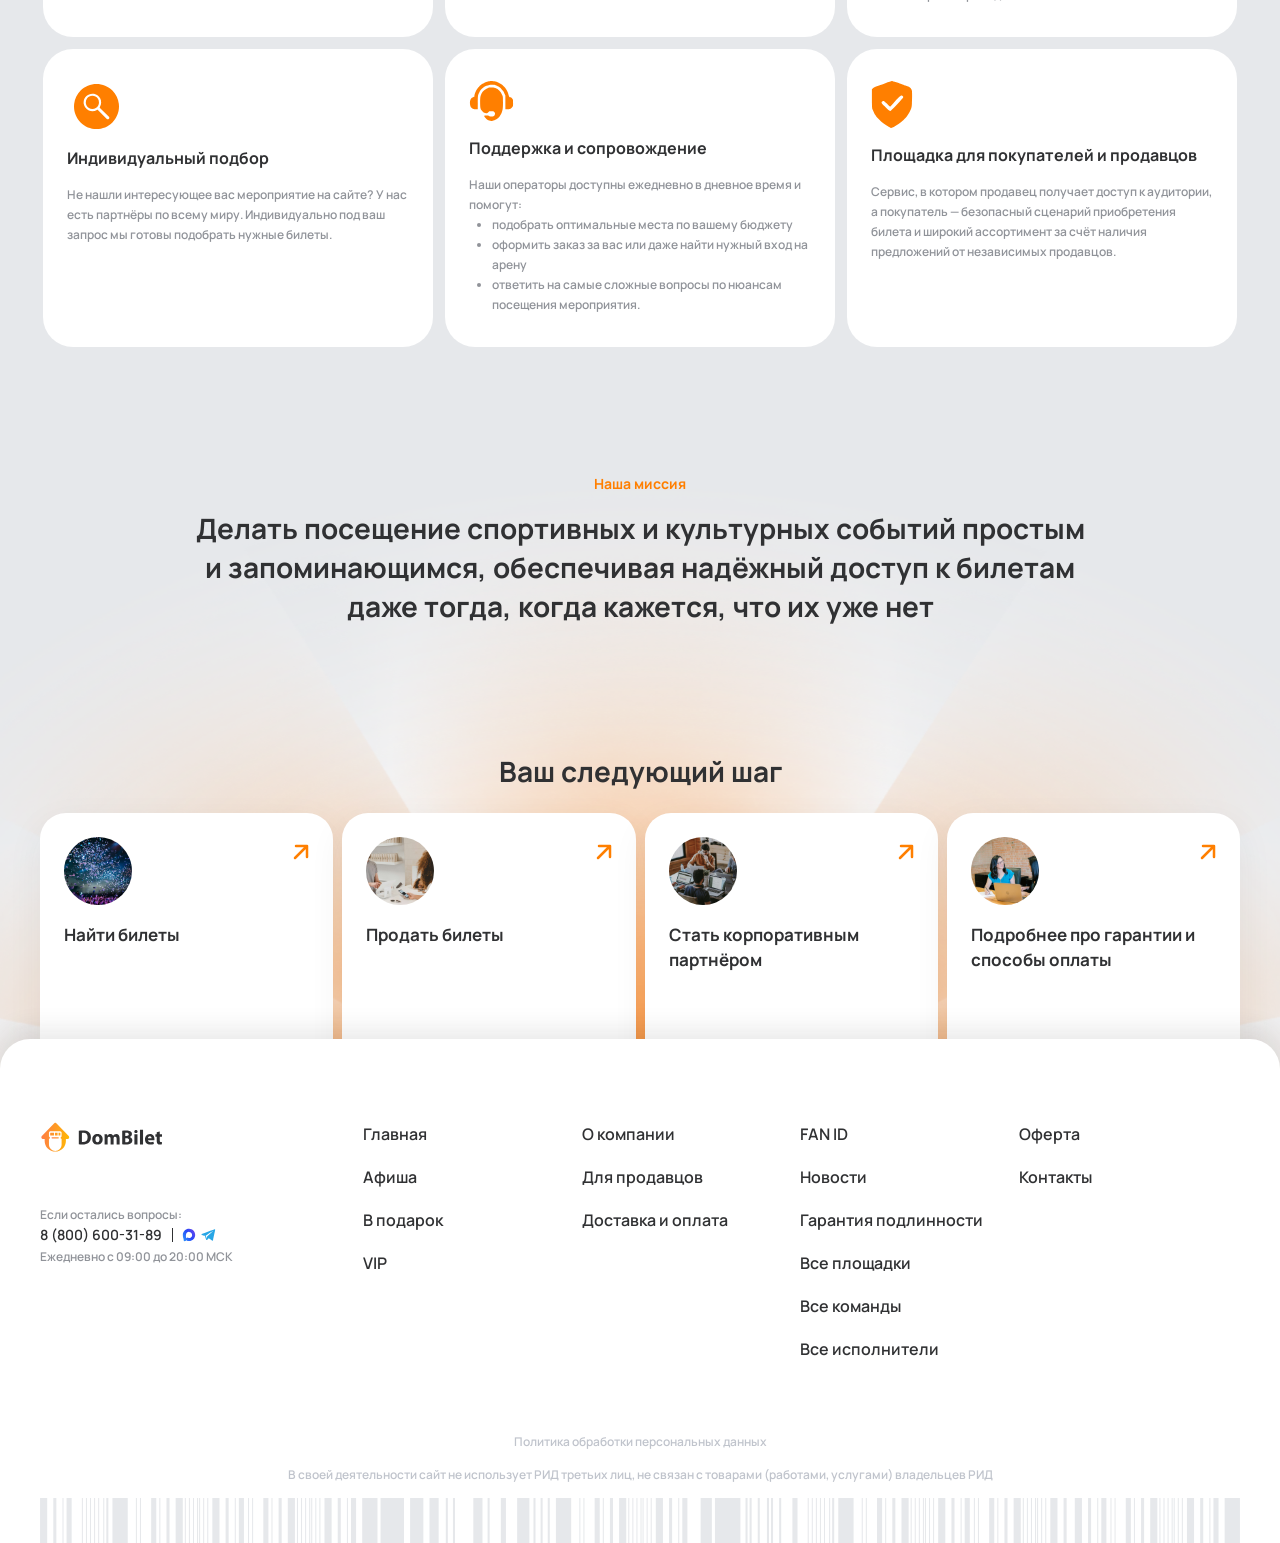
<file: about-company.html>
<!doctype html><html lang="ru"><meta charset="utf-8"><meta http-equiv="refresh" content="0;url=./about-company/"><title>DomBilet</title><script>location.replace("./about-company/"+location.search+location.hash)</script><a href="./about-company/">Открыть страницу</a></html>
</file>
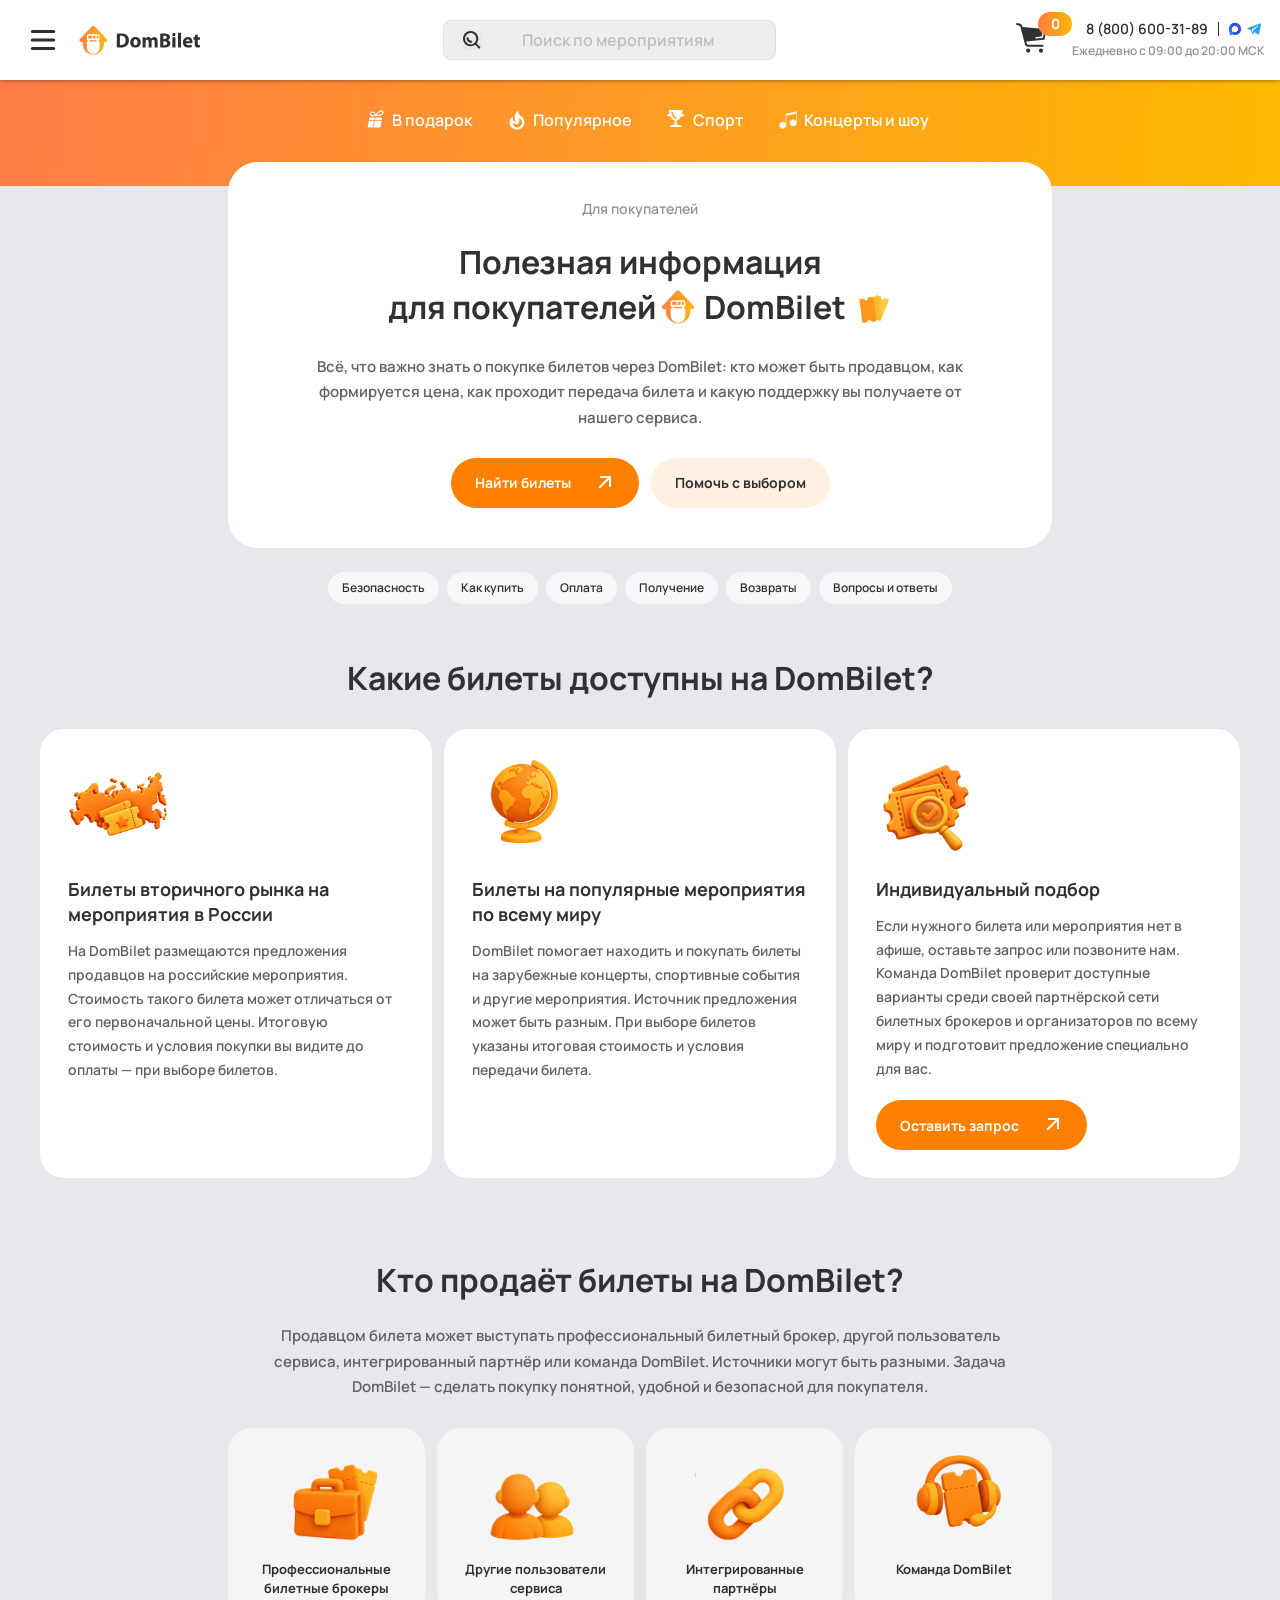
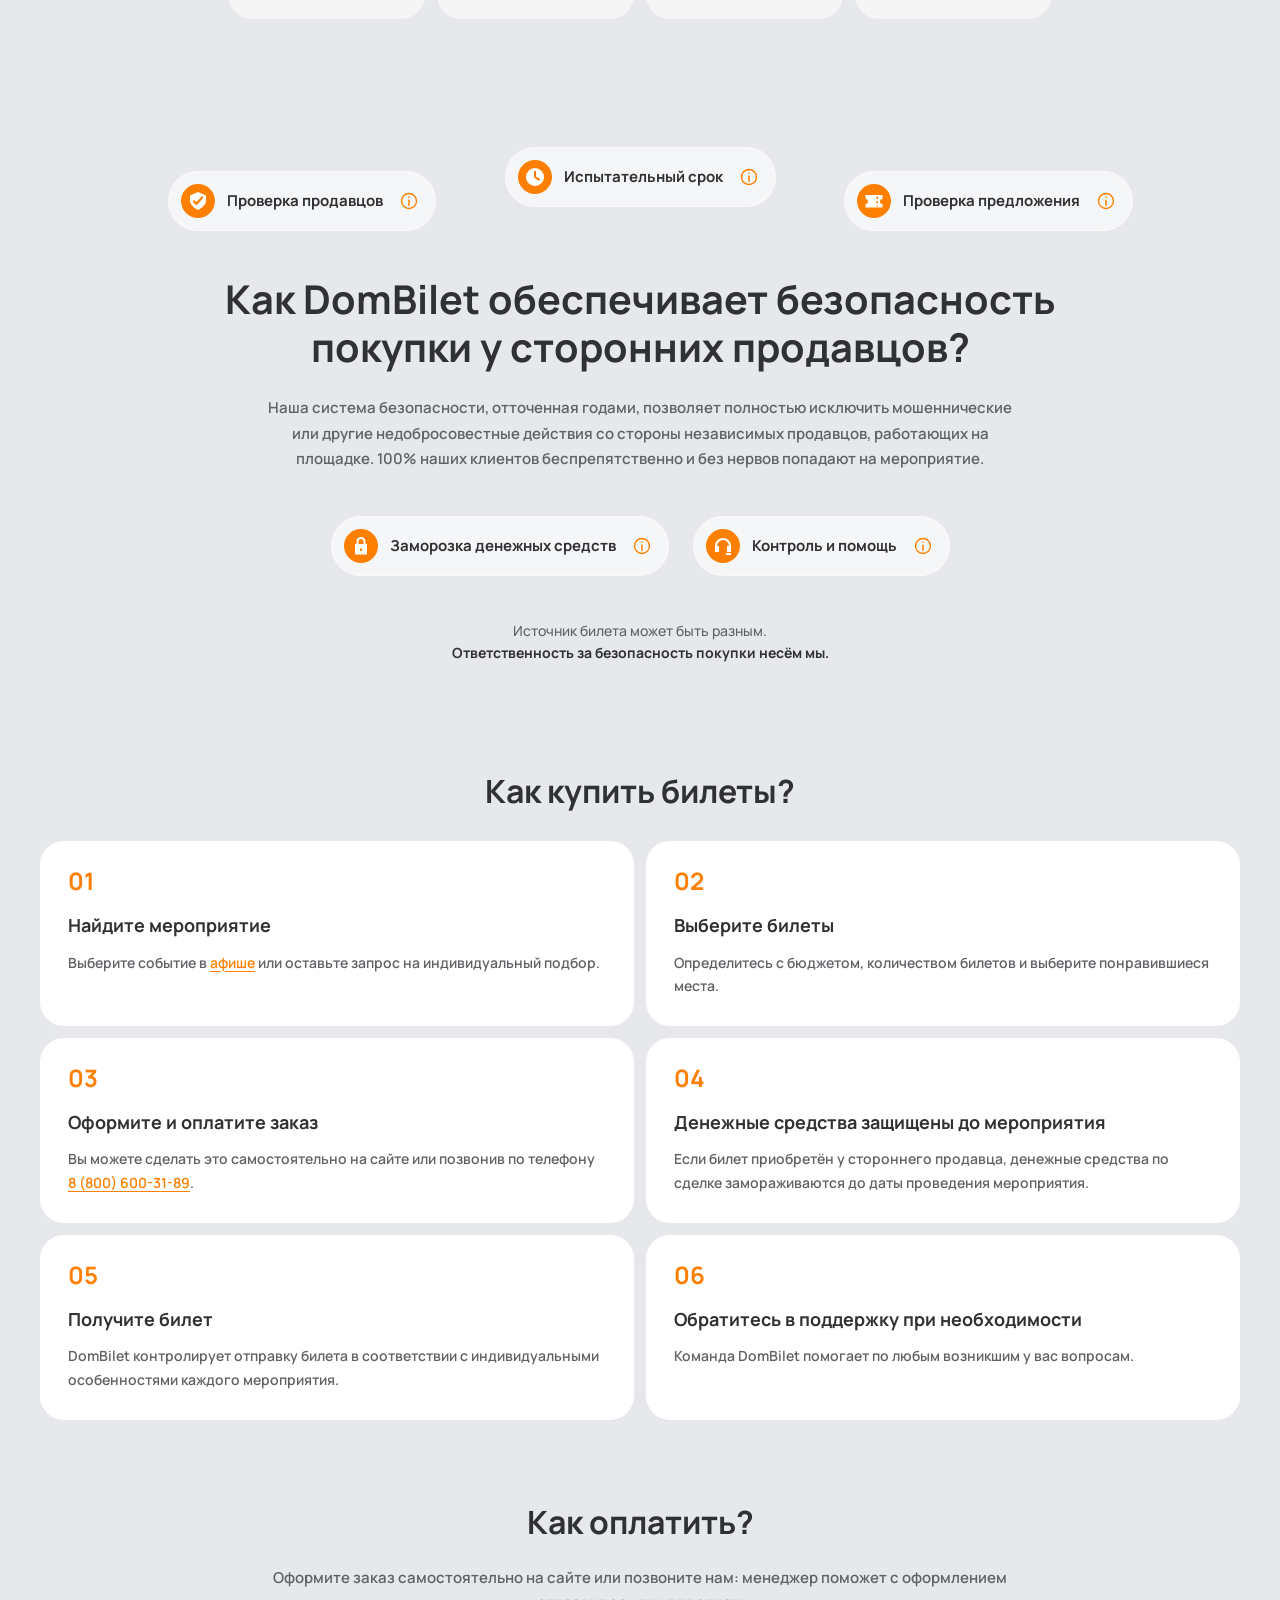
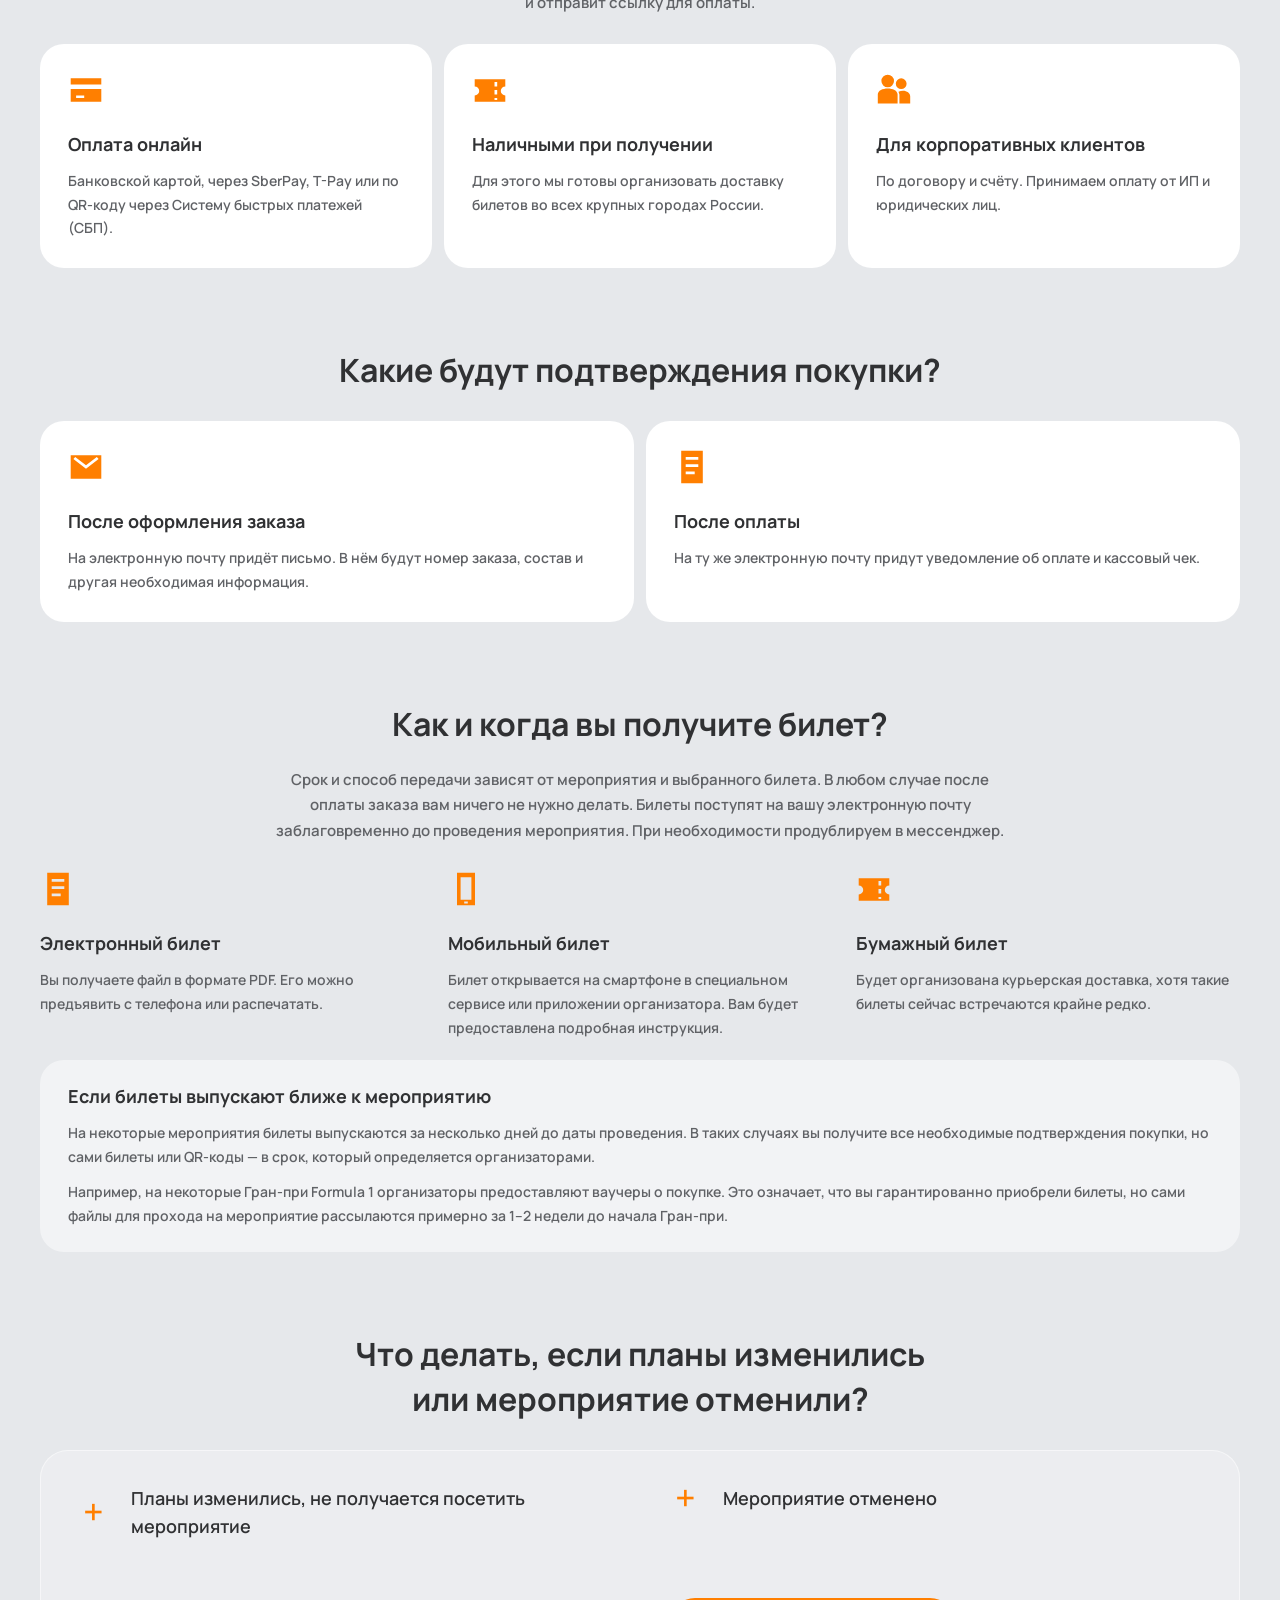
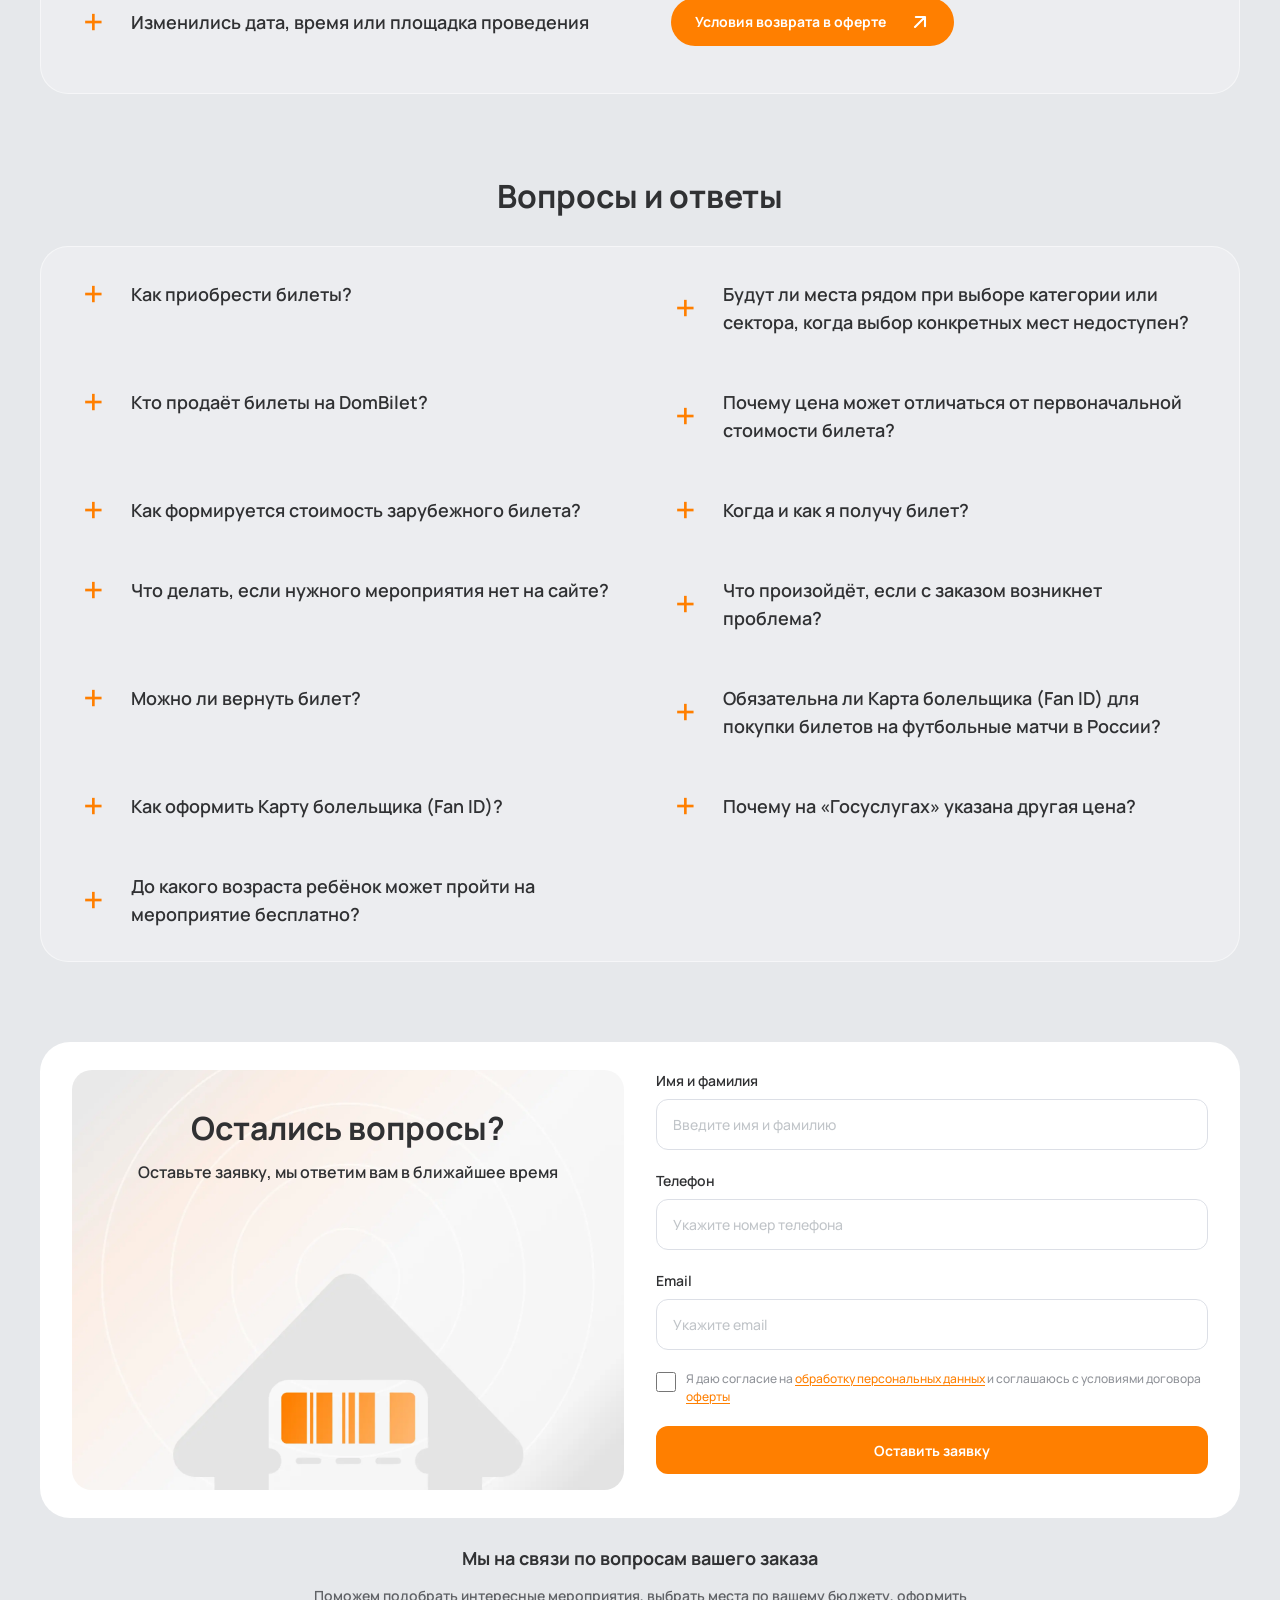
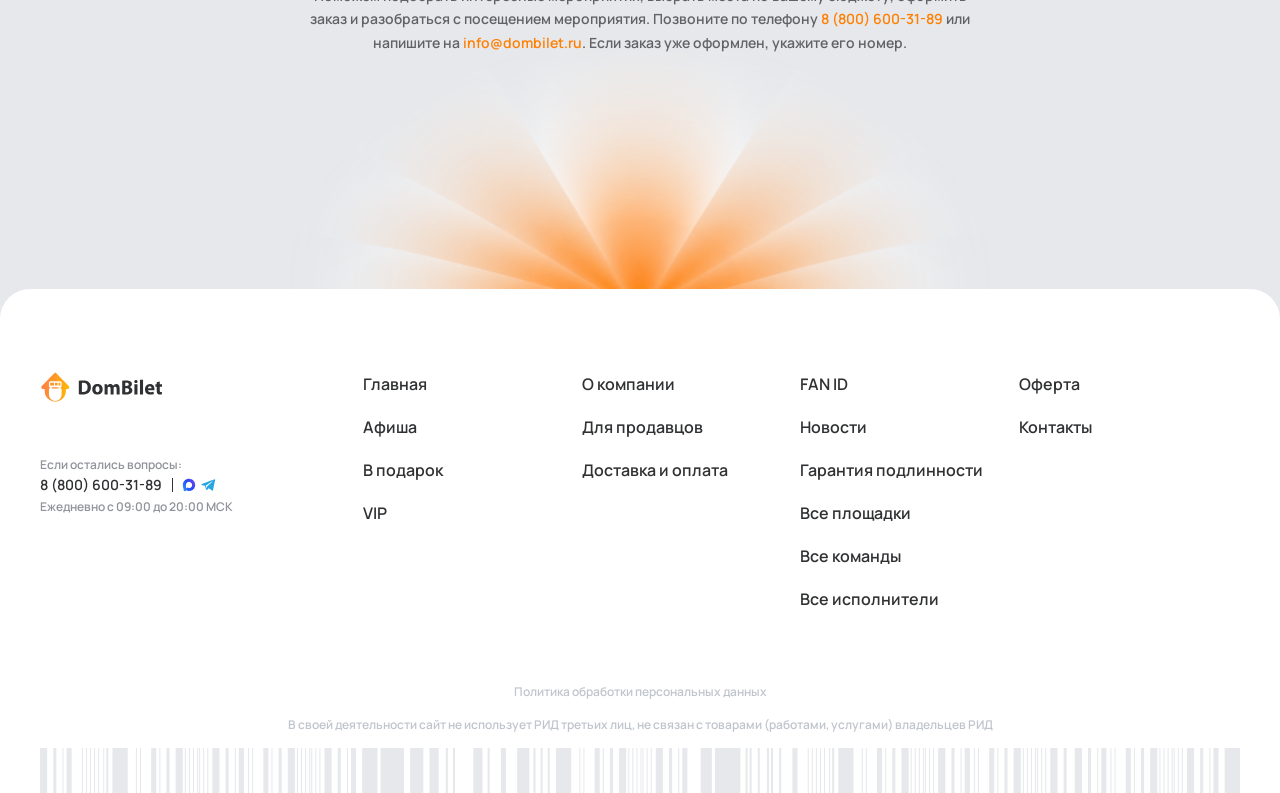
<file: for-buyers.html>
<!doctype html><html lang="ru"><meta charset="utf-8"><meta http-equiv="refresh" content="0;url=./for-buyers/"><title>DomBilet</title><script>location.replace("./for-buyers/"+location.search+location.hash)</script><a href="./for-buyers/">Открыть страницу</a></html>
</file>
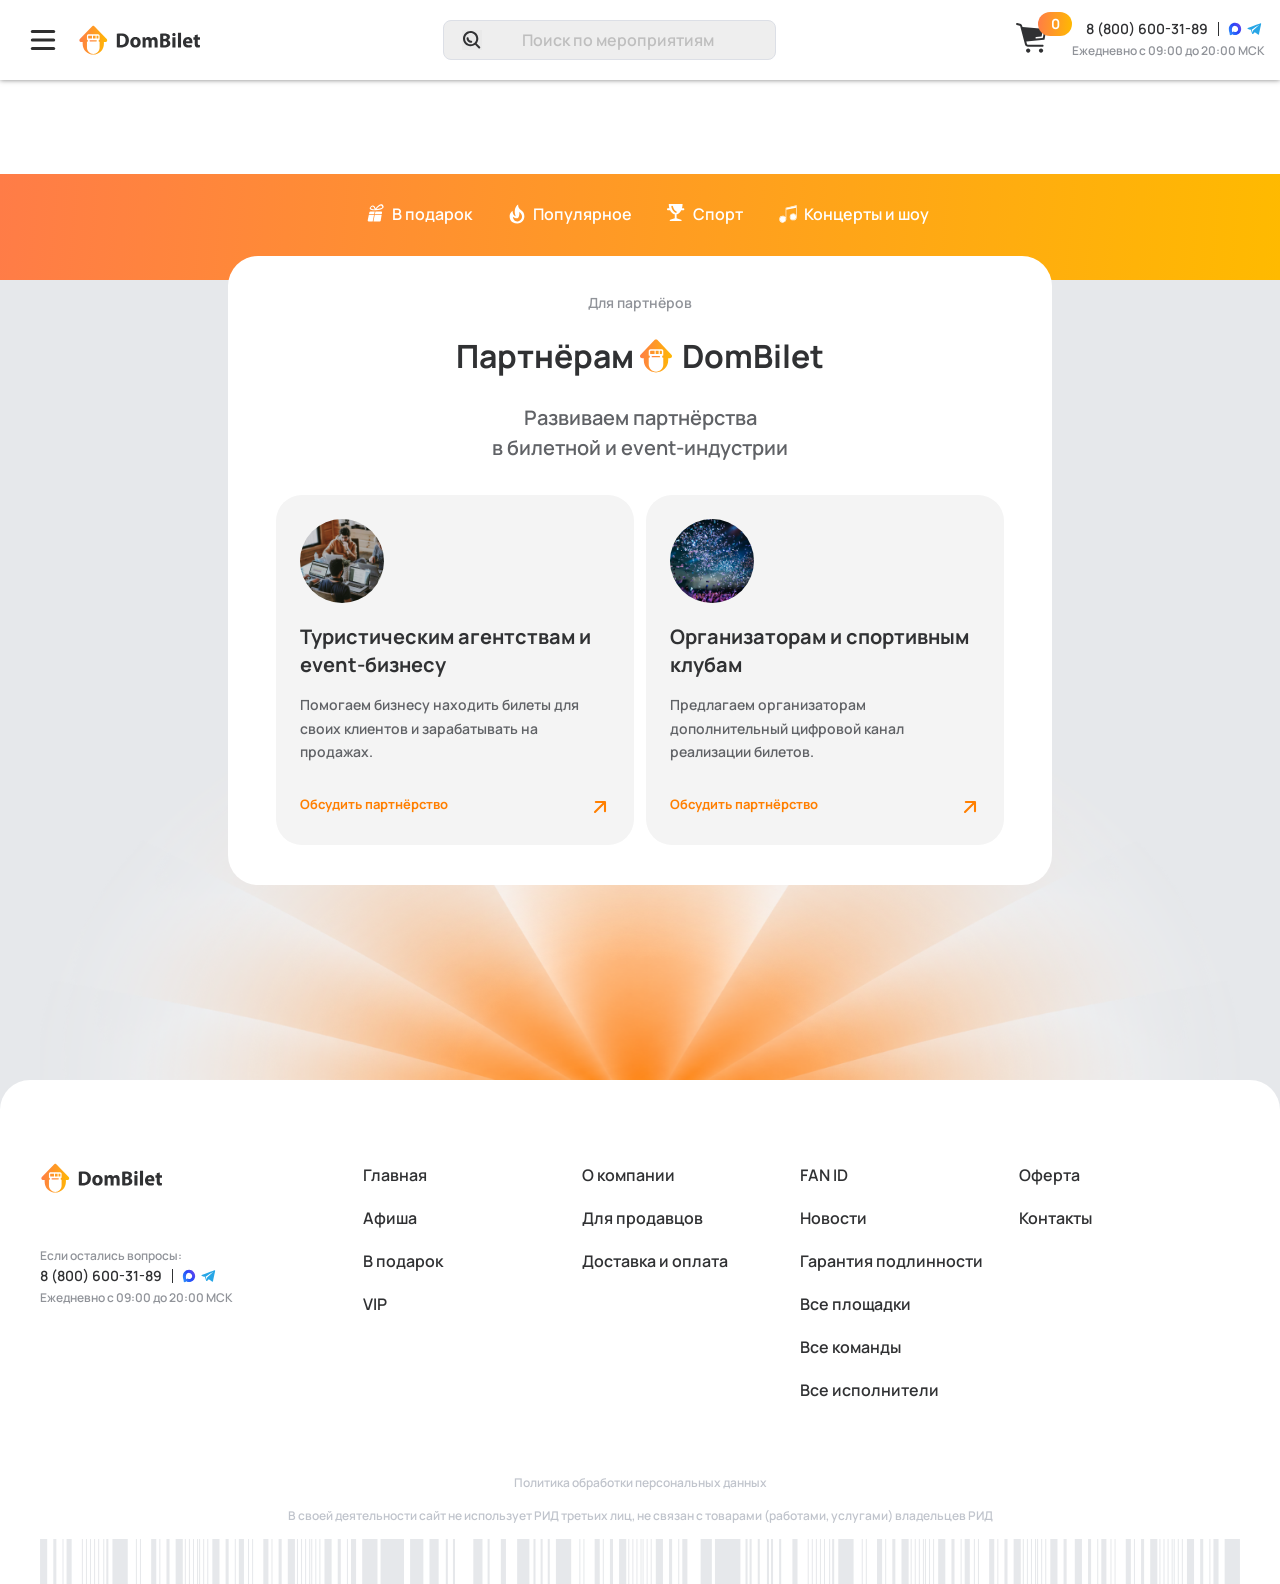
<file: for-partners.html>
<!doctype html><html lang="ru"><meta charset="utf-8"><meta http-equiv="refresh" content="0;url=./for-partners/"><title>DomBilet</title><script>location.replace("./for-partners/"+location.search+location.hash)</script><a href="./for-partners/">Открыть страницу</a></html>
</file>
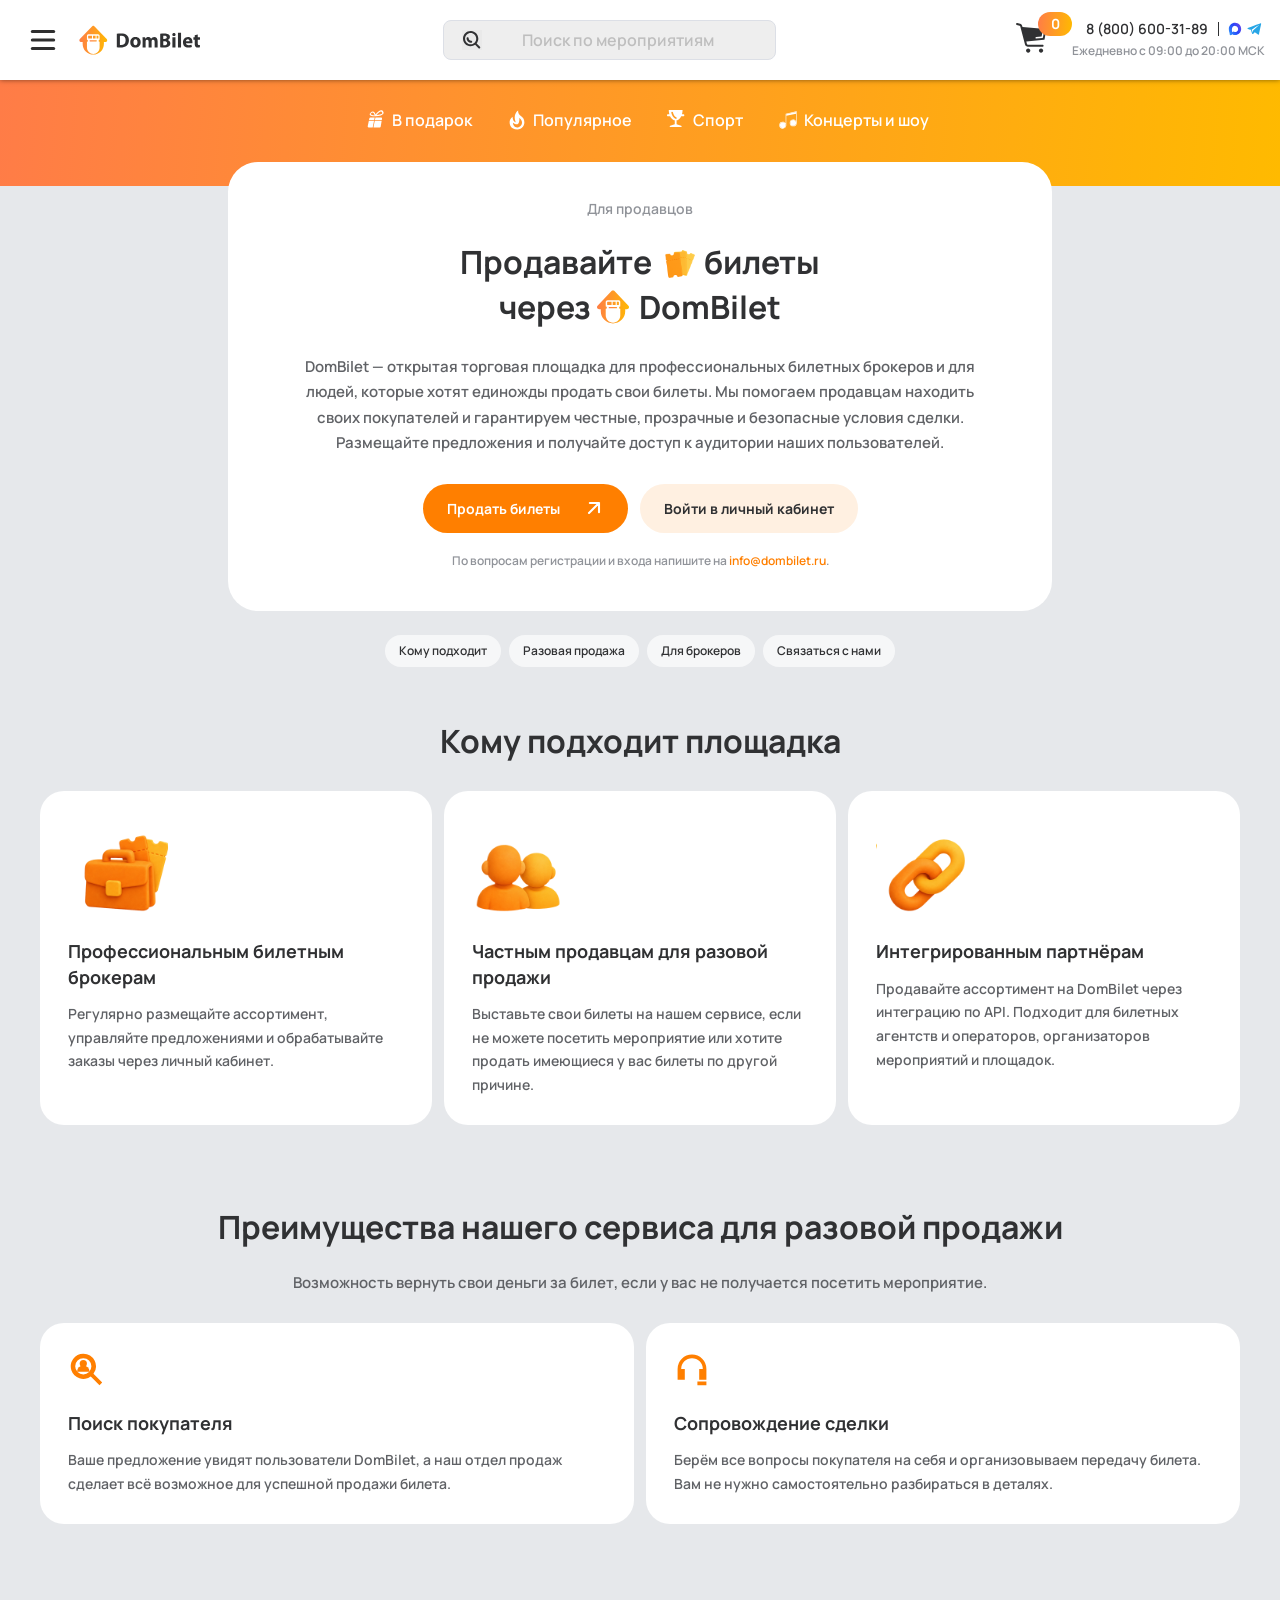
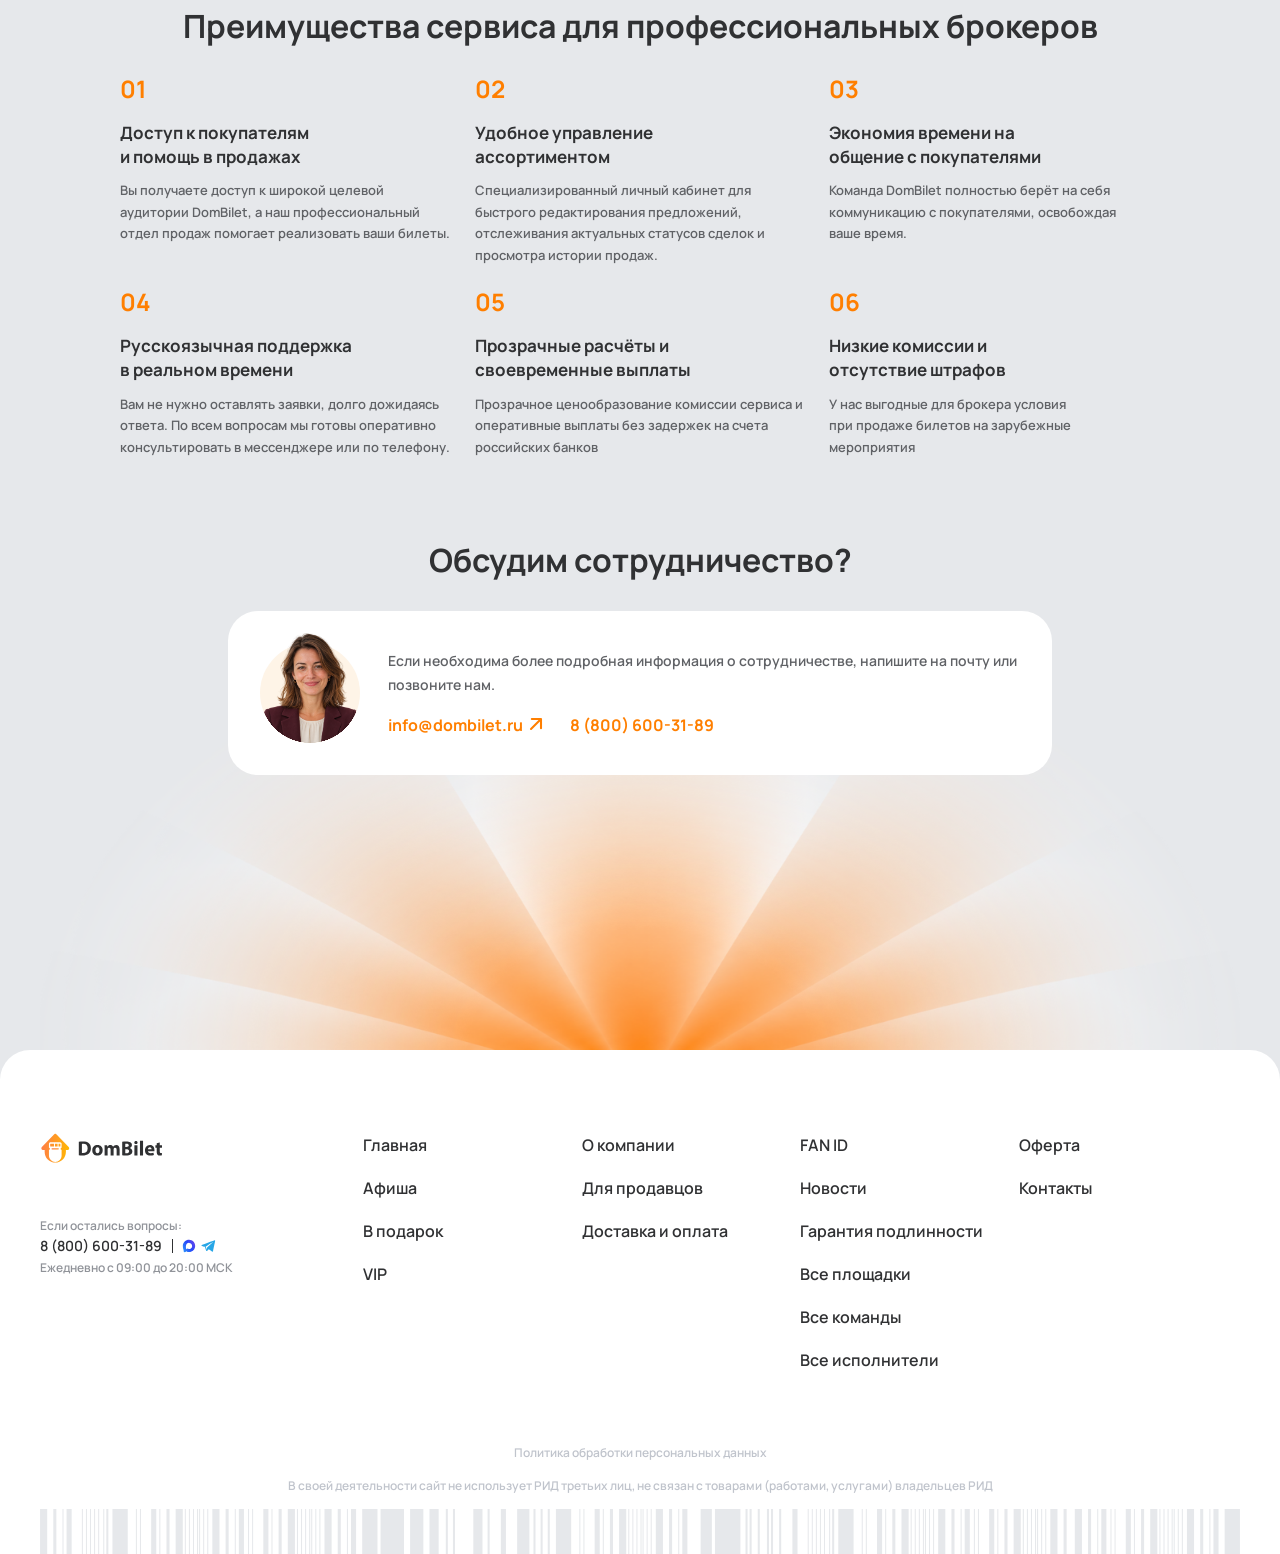
<file: for-sellers.html>
<!doctype html><html lang="ru"><meta charset="utf-8"><meta http-equiv="refresh" content="0;url=./for-sellers/"><title>DomBilet</title><script>location.replace("./for-sellers/"+location.search+location.hash)</script><a href="./for-sellers/">Открыть страницу</a></html>
</file>
<file: about-company/assets/50464b3b8a789ed7.css>
/* Start:/local/templates/dombilet2.0/assets/css/style.min.css?1792502348235637*/
@import url("./manrope.css");@import url("./e797c88240014550.css");[v-cloak]{display:none}@font-face{font-family:icons;font-display:swap;src:url("./7ddc6da6abfd1f00.woff2") format("woff2"),url("./ca2da122f20843ca.woff") format("woff");font-weight:400;font-style:normal}[class*=_icon-]:before{font-family:icons;font-style:normal;font-weight:400;font-variant:normal;text-transform:none;line-height:1;-webkit-font-smoothing:antialiased;-moz-osx-font-smoothing:grayscale}[class*=_icon-]:before{display:block}._icon-arrow-bottom:before{content:""}._icon-cart:before{content:""}._icon-compare:before{content:""}._icon-favorite:before{content:""}._icon-footer-clock:before{content:""}._icon-footer-email:before{content:""}._icon-footer-location:before{content:""}._icon-footer-phone:before{content:""}._icon-location:before{content:""}._icon-logo:before{content:""}._icon-search:before{content:""}._icon-spoller-arrow:before{content:""}._icon-user:before{content:""}:root{--main-color:#303133;--main-grey-color:#909399;--dark-color:#000;--dark-light-color:#797C81;--light-color:#fff;--orange-color:#FF7F00;--light-orange-color:#FFF0E1;--green-color:#40C12F;--green-dark-color:#29C40D;--red-color:#F03838;--main-transition:all 0.3s ease 0s;--input-placeholder:#C1C5C9;--checkbox-color:#606266;--checkbox-border:#E4E7ED;--background-color:#e6e8eb;--linear-gradient:linear-gradient(94.15deg, #FF7C47 0%, #FFBA00 100%);--border-radius:1rem}*{padding:0;margin:0;border:0}*,:after,:before{box-sizing:border-box}body,html{height:100%;min-width:320px}body{color:var(--main-color);line-height:1;font-family:Manrope,sans-serif;font-size:1rem;-ms-text-size-adjust:100%;-moz-text-size-adjust:100%;-webkit-text-size-adjust:100%;-webkit-font-smoothing:antialiased;-moz-osx-font-smoothing:grayscale}button,input,textarea{font-family:Manrope,sans-serif;font-size:inherit}button{cursor:pointer;color:inherit;background-color:inherit;-webkit-tap-highlight-color:transparent;-webkit-tap-highlight-color:transparent;outline:0}button:focus{outline:0;box-shadow:none}a{color:inherit;cursor:pointer;color:inherit;background-color:inherit;-webkit-tap-highlight-color:transparent;-webkit-tap-highlight-color:transparent;outline:0}a:link,a:visited{text-decoration:none}a:hover{text-decoration:none}a:focus{outline:0;box-shadow:none}ul li{list-style:none}img{vertical-align:top}h1,h2,h3,h4,h5,h6{font-weight:inherit;font-size:inherit}body{font-weight:500;background-color:var(--background-color)}.lock body{overflow:hidden;touch-action:none}.wrapper{min-height:100%;display:flex;flex-direction:column}.wrapper>main{flex:1 1 auto}.wrapper>*{min-width:0}[class*=__container]{max-width:75rem;box-sizing:content-box;margin:0 auto;padding:0 .9375rem}.form__title{font-size:1.25rem;font-weight:600;line-height:1.2;letter-spacing:-2%;color:#121212}.form__field{position:relative}.form__field:not(:last-child){margin-bottom:1.25rem}.form__field._field-grid{display:grid;grid-template-columns:repeat(auto-fit,minmax(11.5625rem,1fr));-moz-column-gap:.5rem;column-gap:.5rem;row-gap:1.25rem}.form__field._field-grid .form__field:not(:last-child){margin-bottom:0}.form__checkbox{display:block}.form__checkbox:not(:last-child){margin-bottom:1.25rem}.form__btn{width:100%}.form__error{position:absolute;top:0;right:0;font-size:.875rem;font-weight:600;line-height:1.4285714286;letter-spacing:0;color:var(--red-color)}.form .smart-captcha{min-width:0;min-height:0;height:0;overflow:hidden}.btn{display:inline-flex;gap:.1875rem;justify-content:center;align-items:center;text-align:center;padding:1rem 1.375rem;font-size:1rem;font-weight:600;line-height:1.5;letter-spacing:0;color:var(--light-color);background:var(--orange-color);border:.0625rem solid var(--orange-color);border-radius:1.875rem;transition:var(--main-transition)}.btn svg{width:1.25rem;height:1.25rem}.btn_light{color:var(--orange-color);background-color:var(--light-orange-color);border:.0625rem solid var(--orange-color)}.btn_white{color:#606266;background-color:var(--light-color);border:.0625rem solid var(--light-color)}.btn_link{color:var(--orange-color);background-color:var(--light-color);border:.0625rem solid var(--light-color)}.btn-default{display:inline-flex;gap:.375rem;justify-content:center;align-items:center;font-size:.875rem;font-weight:500;line-height:1.4285714286;letter-spacing:0;text-align:center;color:var(--orange-color);transition:var(--main-transition)}.btn-default svg{flex:0 0 1rem;width:1rem;height:1rem}input[type=email],input[type=tel],input[type=text],textarea{-webkit-appearance:none;-moz-appearance:none;appearance:none}input[type=email]:focus,input[type=tel]:focus,input[type=text]:focus,textarea:focus{outline:0}input[type=radio]{position:absolute;width:0;height:0;opacity:0;left:0;top:0;visibility:hidden}.input{font-size:1rem;font-weight:600;line-height:1.5;letter-spacing:0;color:var(--main-color);border:.0625rem solid #dcdfe6;border-radius:1rem;width:100%;height:3.625rem;display:block;padding:1rem}.input._form-error{color:var(--red-color);border:.0625rem solid var(--red-color)}.input._form-error::-moz-placeholder{color:var(--red-color)}.input._form-error::placeholder{color:var(--red-color)}textarea.input{min-height:3.625rem;height:3.625rem;max-height:5.4375rem;resize:none}::-webkit-input-placeholder{color:var(--input-placeholder)}::-moz-placeholder{color:var(--input-placeholder)}:-moz-placeholder{color:var(--input-placeholder)}:-ms-input-placeholder{color:var(--input-placeholder)}input[type=number]{-moz-appearance:textfield}input::-webkit-inner-spin-button,input::-webkit-outer-spin-button{-webkit-appearance:none;margin:0}.checkbox{position:relative}.checkbox__input{position:absolute;width:0;height:0;opacity:0;visibility:hidden}.checkbox__input:checked+.checkbox__text:before{content:"";font-size:.5rem;display:flex;justify-content:center;align-items:center;background:var(--orange-color);color:#fff;font-family:icons;font-style:normal;font-weight:400;font-variant:normal;text-transform:none;line-height:1;-webkit-font-smoothing:antialiased;-moz-osx-font-smoothing:grayscale;border:none;background-image:url("./566290c29b013786.svg?v=20261029b");background-repeat:no-repeat;background-position:50% 50%}.checkbox__text{display:flex;align-items:center;position:relative;font-size:.875rem;font-weight:600;line-height:1.4285714286;letter-spacing:0;vertical-align:middle;color:var(--checkbox-color);cursor:pointer}.checkbox__text:before{content:"";margin:0;flex:0 0 1.375rem;left:0;top:0;width:1.375rem;height:1.375rem;background:rgba(0,0,0,0);border:.0625rem solid var(--checkbox-border);border-radius:.5rem}.checkbox__text span{margin-left:.625rem}.checkbox a{color:var(--orange-color);text-decoration:underline}.checkbox._form-error .checkbox__text{color:var(--red-color)}.checkbox._form-error .checkbox__text a{color:var(--red-color)}.checkbox._form-error .checkbox__text:before{border:.0625rem solid #ee1212}.checkbox._form-error .form__error{display:none}.tag-button{position:relative;display:flex;justify-content:center;align-items:center;text-align:center;cursor:pointer;border-radius:.75rem;overflow:hidden;transition:var(--main-transition)}.tag-button__input{position:absolute;width:0;height:0;opacity:0;visibility:hidden}.tag-button__btn{position:relative;font-size:.875rem;font-weight:400;line-height:1.4285714286;letter-spacing:0;padding:.5rem .75rem;color:var(--orange-color);background:var(--light-color);border-radius:.75rem;border:.0625rem solid #ffd3a7;overflow:hidden;transition:var(--main-transition)}.tag-button input[type=checkbox]:checked+.tag-button__btn{color:var(--light-color);background-color:var(--orange-color);border:.0625rem solid var(--orange-color)}.options{display:flex;flex-direction:column;align-items:flex-start}.options__item{position:relative;cursor:pointer}.options__item:not(:last-child){margin-bottom:.3125em}.options__input{width:0;height:0;opacity:0;position:absolute}.options__input:focus+.options__label:before{box-shadow:0 0 5px #000}.options__input:checked+.options__label:after{transform:scale(1)}.options__label{display:inline-flex;align-items:center;cursor:pointer;gap:10px}.options__label:before{content:"";align-self:flex-start;width:20px;height:20px;flex:0 0 20px;border-radius:50%;border:1px solid #a7a9ac}.options__label:after{content:"";transition:all .3s ease 0s;transform:scale(0);width:10px;height:10px;border-radius:50%;background-color:#77243a;position:absolute;left:5px;top:5px}.select{position:relative}.select .simplebar-scrollbar:before{position:absolute;content:"";background:#c1c5c9;border-radius:.25rem;left:2px;right:.34375rem;opacity:0;transition:opacity .2s .5s linear}.select__body{position:relative}.select__title{font-size:1rem;font-weight:600;line-height:1.25;letter-spacing:0;color:var(--main-color);text-align:left;border:.0625rem solid #dcdfe6;background-color:var(--light-color);cursor:pointer;width:100%;border-radius:var(--border-radius)}.select__value{display:flex;align-items:center;height:3.375rem;padding:0 1rem;justify-content:space-between;flex-direction:row-reverse;overflow:hidden}.select__value:before{content:"";align-self:stretch;flex:0 0 1rem;transition:var(--main-transition);display:flex;justify-content:center;align-items:center;background-image:url("./267dfb804e783e87.svg?v=20261029b");background-position:50% 50%;background-repeat:no-repeat;background-size:contain}._select-open .select__value:before{transform:rotate(-180deg)}.select__text{flex:1 1 auto}.select__input{width:100%;background-color:rgba(0,0,0,0);height:100%}.select__options{color:#000;position:absolute;top:4.0625rem;border-radius:1rem;min-width:100%;left:0;background-color:var(--light-color);border:.0625rem solid #dcdfe6;box-shadow:0 0 .125rem rgba(0,0,0,.3);padding:.625rem 0 .3125rem 0}.select__options::before{content:"";position:absolute;top:-.4375rem;left:50%;transform:translateX(-50%);width:0;height:0;border-left:.4375rem solid transparent;border-right:.4375rem solid transparent;border-bottom:.4375rem solid var(--light-color);filter:drop-shadow(0 0 .1875rem rgba(0, 0, 0, .5))}.select__options::after{content:"";position:absolute;top:0;left:50%;transform:translateX(-50%);width:3.125rem;height:.3125rem;background-color:var(--light-color)}.select__scroll{overflow-y:auto;overflow-x:hidden;max-height:12.5rem}.select__option{width:100%;display:block;text-align:left;cursor:pointer;padding:.5rem 1.25rem;color:var(--main-color);border-radius:.75rem}.select__option[hidden]{color:var(--orange-color)}.select__option._select-selected{position:relative;color:var(--orange-color)}.select__option._select-selected::before{content:"";position:absolute;top:0;right:0;width:1rem;height:1rem;margin-right:.40625rem;background-size:100%;background-position:center;background-repeat:no-repeat;background-image:url("./bc8ac14aff50db2e.svg?v=20261029b")}.select__row{display:inline-flex;align-items:center}.select._select-open{z-index:15}.select._select-open .select__title{border:.0625rem solid var(--orange-color)}.item-field._form-error .select .select__title{border:.0625rem solid var(--red-color)}.item-field._form-error .select .select__content{color:var(--red-color)}._select-tag{font-size:.875rem;font-weight:500;line-height:1.4285714286;letter-spacing:0;text-align:center;color:var(--main-grey-color);max-width:8.75rem;text-overflow:ellipsis;overflow:hidden;padding:.3125rem .625rem;white-space:nowrap;background-color:#f4f4f5;border-radius:1rem;cursor:pointer}._select-tag:not(:last-child){margin-right:.25rem}.select-text .select__title{font-size:1.75rem;font-weight:700;line-height:1.2857142857;letter-spacing:0;color:var(--orange-color);text-align:left;border:none;background-color:inherit;cursor:pointer;width:100%;border-radius:0;white-space:nowrap}.select-text .select__value:before{flex:0 0 1.25rem;background-image:url("./5db91ce3f97fce16.svg?v=20261029b");margin-left:.375rem}.select-text .select__options{color:var(--main-color);position:absolute;top:3.4375rem;z-index:150;border-radius:0 0 1rem 1rem;min-width:16.875rem;max-height:13.4375rem;left:auto;right:-41%;background-color:var(--light-color);border-top:0;border:.0625rem solid #dcdfe6;border-top:0;overflow:visible;border-radius:.75rem;box-shadow:0 0 .125rem rgba(0,0,0,.3)}.select-text .select__options::before{content:"";position:absolute;top:-.4375rem;left:50%;transform:translateX(-50%);width:0;height:0;border-left:.4375rem solid transparent;border-right:.4375rem solid transparent;border-bottom:.4375rem solid var(--light-color);filter:drop-shadow(0 0 .1875rem rgba(0, 0, 0, .5))}.select-text .select__options::after{content:"";position:absolute;top:0;left:50%;transform:translateX(-50%);width:3.125rem;height:.3125rem;background-color:var(--light-color)}.select-text .select__option{font-size:1rem;font-weight:600;line-height:1.5;letter-spacing:0}.select-text .select._select-open{z-index:50}.select-text .select._select-open .select__title{border:none}.select-text .select__value{justify-content:start;padding-left:.1875rem}.select__content{display:flex;flex-wrap:wrap;overflow:hidden}.quantity{width:100%;height:3.5rem;display:flex;padding:.375rem;border:.0625rem solid #dcdfe6;border-radius:var(--border-radius)}.quantity__button{flex:0 0 2.75rem;width:2.75rem;height:100%;position:relative;background-color:#c7c9cc;border-radius:.5625rem;cursor:pointer}.quantity__button::after,.quantity__button::before{content:"";position:absolute;top:50%;left:50%;transition:var(--main-transition);margin:0 0 0 -.28125rem;background-color:var(--light-color);width:.5625rem;height:.0625rem}.quantity__button_plus{background-color:var(--orange-color)}.quantity__button_plus::before{transform:rotate(-90deg)}.quantity__button_minus{background-color:var(--orange-color)}.quantity__button_minus._disabled{background-color:#c7c9cc}.quantity__input{flex:1 1 auto}.quantity__input input{height:100%;font-size:1rem;font-weight:600;line-height:1.5;letter-spacing:0;color:var(--main-color);width:100%;text-align:center}.quantity_tickets{border:0;border-radius:0}.quantity_tickets .quantity__button{border-radius:50%}.quantity_tickets .quantity__input input{font-size:1.75rem;font-weight:700;line-height:1.2857142857}.quantity_tickets .quantity__button::after,.quantity_tickets .quantity__button::before{width:1.25rem;margin-left:-.59375rem}.quantity_services{height:100%;align-items:center;gap:.5rem;padding:0;border:0;border-radius:0}.quantity_services .quantity__input input{field-sizing:content;min-width:.5rem;color:var(--orange-color);background-color:inherit;width:.9375rem}.quantity_services .quantity__button{width:1.25rem;flex:0 0 1.25rem;height:1.25rem;border-radius:50%}.quantity_services .quantity__button::after,.quantity_services .quantity__button::before{width:1rem;height:.09375rem;margin-top:-.05625rem;margin-left:-.5rem}.quantity_services .quantity__button_minus._disabled{background-color:var(--orange-color)}body::after{content:"";background-color:rgba(0,0,0,.5);position:fixed;width:100%;height:100%;top:0;left:0;z-index:55;opacity:0;transition:opacity .8s ease 0s;pointer-events:none}body.popup-show::after{opacity:1}.popup{position:fixed;top:0;left:0;bottom:0;right:0;z-index:100;padding:1.875rem .625rem;transition:visibility .8s ease 0s;visibility:hidden}.popup_show{visibility:visible;overflow:auto}.popup_show .popup__content{visibility:visible;transform:scale(1)}.popup__wrapper{display:flex;flex-direction:column;align-items:center;min-height:100%;flex:1 1 auto;width:100%;display:flex;justify-content:center;align-items:center}.popup__content{position:relative;overflow:hidden;transform:scale(0);transition:transform .3s ease 0s;background-color:var(--light-color);padding:1.25rem;width:100%;max-width:56.25rem;border-radius:1.875rem}.lock .popup__content{visibility:visible}.popup_thanks .popup__content{max-width:24rem;padding:2.25rem 2.625rem}.popup_error .popup__content{max-width:24rem;padding:2.25rem 2.625rem}.popup_how-buy .popup__content{max-width:30rem;padding:2.25rem 1.5rem 1.5rem 1.5rem;border-radius:.75rem}.popup_select-tickets .popup__content{max-width:25rem;padding:1.4375rem 1.5rem 1.5rem 1.5rem;border-radius:1.5rem}.popup_sector .popup__content{max-width:21.9375rem;padding:1.4375rem 1.5rem 1.5rem 1.5rem;border-radius:1.5rem}.popup__close{position:absolute;top:1.5rem;right:1.5rem;display:flex;justify-content:center;align-items:center;text-align:center;width:1.25rem;height:1.25rem;overflow:hidden}.popup__close svg{width:100%;height:100%}.popup__body:not(:last-child){margin-bottom:1.25rem}.body-popup__icon{display:flex;justify-content:center;align-items:center}.body-popup__icon:not(:last-child){margin-bottom:.875rem}.body-popup__icon svg{flex:0 0 2rem;width:2rem;height:2rem}.body-popup__title{font-size:1.75rem;font-weight:700;line-height:1.2857142857;letter-spacing:0;text-align:center;color:var(--dark-color)}.body-popup__title:not(:last-child){margin-bottom:.875rem}.body-popup__text{font-size:1rem;font-weight:600;line-height:1.5;line-height:24px;letter-spacing:0;text-align:center;color:var(--main-color)}.body-popup__text:not(:last-child){margin-bottom:.875rem}.body-popup__text__how-buy:not(:last-child){margin-bottom:.875rem}.popup_how-buy .body-popup__title{font-size:1.125rem}.popup_how-buy .body-popup__title:not(:last-child){margin-bottom:1.5rem}.popup_how-buy .how-buy-body{display:flex;flex-direction:column;align-items:flex-start;gap:1.25rem}.popup_how-buy .how-buy-body__title{font-size:.875rem;font-weight:700;line-height:1.4285714286;letter-spacing:0;color:var(--main-color)}.popup_how-buy .how-buy-body__title:not(:last-child){margin-bottom:.1875rem}.popup_how-buy .how-buy-body__text{font-size:.875rem;font-weight:400;line-height:1.4285714286;letter-spacing:0;color:var(--main-color)}.popup_how-buy .how-buy-body__text:not(:last-child){margin-bottom:.3125rem}.popup_select-tickets .body-popup__title{font-size:1.25rem}.popup_select-tickets .body-popup__title:not(:last-child){margin-bottom:1.5rem}.popup_select-tickets .body-popup__main{display:flex;flex-direction:column;align-items:center}.popup_select-tickets .body-popup__main:not(:last-child){margin-bottom:1.5rem}.popup_select-tickets .select-tickets-main__sectors:not(:last-child){margin-bottom:.125rem}.popup_select-tickets .select-tickets-main__price{font-size:1rem;font-weight:600;line-height:1.625;letter-spacing:0;color:var(--main-grey-color)}.popup_select-tickets .select-tickets-main__price:not(:last-child){margin-bottom:1.5rem}.popup_select-tickets .select-tickets-main__inner{max-width:11.0625rem;width:100%;margin:0 auto}.popup_select-tickets .select-tickets-main__inner:not(:last-child){margin-bottom:1.5rem}.popup_select-tickets .select-tickets-main__quantity:not(:last-child){margin-bottom:1.5rem}.popup_select-tickets .select-tickets-main__btn{font-size:.875rem;font-weight:600;line-height:1.4285714286;letter-spacing:0;padding:.75rem;border-radius:.75rem;border:.0625rem solid #ffe5a5}.popup_select-tickets .select-tickets-main__btn:not(:last-child){margin-bottom:1.5rem}.popup_select-tickets .select-tickets-main__free{font-size:1rem;font-weight:600;line-height:1.25;letter-spacing:0;color:var(--main-color)}.popup_select-tickets .body-popup__footer-text{font-weight:600;font-size:12px;line-height:20px;letter-spacing:0;text-align:center;color:var(--main-grey-color)}.popup_select-tickets .body-popup__footer-text:not(:last-child){margin-bottom:.875rem}.popup_sector .body-popup__title{font-size:1.25rem}.popup_sector .body-popup__title:not(:last-child){margin-bottom:1.5rem}.popup_sector .body-popup__sector{display:grid;justify-content:center;align-items:center;gap:.25rem;text-align:center;font-size:1.125rem;color:var(--main-color)}.popup_sector .body-popup__sector:not(:last-child){margin-bottom:1.5rem}.popup_sector .body-popup__btn{width:100%}.places-window-map{display:flex;align-items:center;justify-content:space-between;gap:.3125rem;width:100%}.places-window-map__item{font-size:.75rem;font-weight:600;line-height:1.6666666667;letter-spacing:0;color:var(--main-grey-color)}.window-map{position:absolute;top:0;left:0;z-index:50;max-width:9.375rem;width:100%;min-height:4.75rem;padding:.5rem .625rem;border:.0625rem solid #e4e7ed;border-radius:.75rem;background-color:var(--light-color);pointer-events:none;opacity:0;transition:opacity .3s ease 0s}.window-map::before{content:"";width:0;height:0;border-left:.625rem solid transparent;border-right:.625rem solid transparent;border-top:.625rem solid #fff;position:absolute;left:0;right:0;bottom:-.625rem;margin:auto}.window-map__body{display:flex;flex-direction:column;justify-content:center;align-items:center;text-align:center}.window-map__title{font-size:.75rem;font-weight:600;line-height:1.6666666667;letter-spacing:0;color:var(--main-color)}.window-map__price{font-size:.75rem;font-weight:600;line-height:1.6666666667;letter-spacing:0;color:var(--main-grey-color)}.window-map__price:not(:last-child){margin-bottom:.3125rem}.window-map._active{opacity:1;pointer-events:all}.spollers{display:grid;gap:2rem}.spollers__item{flex:0 1 48%}.spollers__title{display:flex;align-items:center;gap:1.5rem;width:100%;cursor:default;font-family:Manrope;font-weight:600;font-size:1.125rem;line-height:1.5555555556;letter-spacing:0;color:var(--main-color);text-align:left;padding:.625rem .9375rem;position:relative;transition:var(--main-transition)}.spollers__title svg{flex:0 0 1.75rem;width:1.75rem;height:1.75rem;transition:var(--main-transition)}._spoller-init .spollers__title{cursor:pointer}._spoller-init .spollers__title._spoller-active svg{transform:rotate(-45deg)}.spollers__body{padding:1rem 0 1rem 3.9375rem}.spollers__content{font-size:1rem;font-weight:600;line-height:1.625;letter-spacing:0;color:var(--dark-light-color)}.spollers__content ul{padding-left:1.75rem}.spollers__content ul:not(:last-child){margin-bottom:2.1875rem}.spollers__content ul li{list-style-type:disc}.spollers__content a{color:var(--orange-color)}.spollers__content a:hover{text-decoration:underline}.breadcrumbs{white-space:nowrap;overflow:auto;margin:0 -15px;padding:0 15px;display:flex}.breadcrumbs::-webkit-scrollbar{display:none}.breadcrumbs::-webkit-scrollbar-thumb{display:none}.breadcrumbs__list{display:flex;align-items:center}.breadcrumbs__list .breadcrumbs__item{display:flex;align-items:center}.breadcrumbs__list .breadcrumbs__item::after{content:"";width:10px;height:1px;margin:0 10px;background:rgba(2,0,32,.5);opacity:.7}.breadcrumbs__list .breadcrumbs__item:last-child::after{display:none}.breadcrumbs__list .breadcrumbs__link{font-size:14px;font-weight:400;line-height:18px;letter-spacing:0;color:rgba(2,0,32,.5);text-decoration:none;white-space:nowrap;transition:var(--main-transition)}.breadcrumbs__list .breadcrumbs__link:first-child{margin-left:0}.breadcrumbs__list .breadcrumbs__link:hover{color:#221f20}.breadcrumbs__list .breadcrumbs__current{font-size:14px;font-weight:400;line-height:18px;letter-spacing:0;color:var(--main-color);white-space:nowrap}.pagging{width:100%;display:flex;align-items:center;gap:.5rem}.pagging__inner{display:flex;align-items:center;gap:.5rem;margin:0 auto}.pagging__arrow{display:flex;justify-content:center;align-items:center;overflow:hidden;flex:0 0 2rem;width:2rem;height:2rem;background:#f5f7fa;transition:var(--main-transition)}.pagging__arrow svg{flex:0 0 1rem;width:1rem;height:1rem;transition:var(--main-transition)}.pagging__arrow.disabled{display:none}.pagging__list{display:flex;align-items:center;gap:.5rem}.pagging__item{display:flex;justify-content:center;align-items:center;text-align:center;font-size:.875rem;font-weight:400;line-height:1.4285714286;letter-spacing:0;text-align:center;color:var(--checkbox-color);flex:0 0 2rem;width:2rem;height:2rem;background:#f5f7fa;transition:var(--main-transition)}.pagging__item._active{color:var(--light-color);background:var(--orange-color)}.pagging__item_dots{width:2rem}.pagging__item_last{width:2rem}.tabs__header{display:flex;align-items:center;flex-wrap:wrap;gap:1rem}.tabs__header-title{font-size:1.75rem;font-weight:700;line-height:1.2857142857;letter-spacing:0;text-align:left;color:var(--dark-color)}.tabs__navigation{display:flex;justify-content:center;align-items:center;gap:.1875rem;padding:.25rem;border-radius:1rem;background-color:var(--light-color);overflow:hidden}.tabs__title{font-size:1rem;font-weight:600;line-height:1.5625;letter-spacing:0;color:var(--main-color);background-color:var(--light-color);padding:.25rem .75rem;border-radius:.75rem;transition:var(--main-transition)}.tabs__title._tab-active{color:var(--light-color);background-color:var(--orange-color)}.tabs__body{padding:1.25rem .625rem}[data-tippy]{position:relative;cursor:help;z-index:15}[data-tippy]::after{content:attr(data-tippy);position:absolute;left:50%;transform:translateX(-50%);bottom:2.0625rem;opacity:0;transition:.5s;pointer-events:none;background-color:var(--light-color);border-radius:.25rem;min-width:12.5rem;font-size:.75rem;font-weight:600;line-height:1.6666666667;letter-spacing:0;color:var(--main-color);text-align:center;padding:.375rem .75rem;box-shadow:0 0 .1875rem rgba(0,0,0,.5);white-space:pre-line}[data-tippy]::before{content:"";position:absolute;top:-1rem;left:65%;margin-left:-.5rem;border-width:.5rem;border-style:solid;border-color:var(--light-color) transparent transparent transparent;opacity:0;transition:.5s;pointer-events:none}.tippy-box[data-theme~=custom-tippy]{top:-1rem;background-color:var(--light-color);border-radius:.25rem;min-width:20rem;font-size:.75rem;font-weight:600;line-height:1.6666666667;letter-spacing:0;color:var(--main-color);text-align:center;padding:.375rem .75rem;box-shadow:0 0 .1875rem rgba(0,0,0,.1);padding:8px;margin-left:.5rem;border-width:.5rem;border-style:solid;border-color:var(--light-color) transparent transparent transparent}.tippy-box[data-animation=custom-fade][data-state=hidden]{opacity:0;transition:opacity .5s ease;transform:none!important}.tippy-box[data-animation=custom-fade][data-state=visible]{opacity:1;transition:opacity .2s ease;transform:none!important}[data-tippy]:hover::after{opacity:1}[data-tippy]:hover::before{opacity:1}.litepicker{font-family:Manrope,sans-serif!important}.litepicker .container__main{flex-direction:column}.litepicker{border-radius:1rem!important}.litepicker .container__main{position:relative;transform:translateY(.625rem);border-radius:1rem!important;box-shadow:0 8px 16px 4px rgba(0,0,0,.0784313725)}.litepicker .container__main::before{content:"";position:absolute;top:-.4375rem;left:50%;transform:translateX(-50%);width:0;height:0;border-left:.4375rem solid transparent;border-right:.4375rem solid transparent;border-bottom:.4375rem solid var(--light-color);filter:drop-shadow(0 0 .1875rem rgba(0, 0, 0, .5))}.litepicker .container__main::after{content:"";position:absolute;top:0;left:50%;transform:translateX(-50%);width:3.125rem;height:.3125rem;background-color:var(--light-color)}.litepicker .container__months .month-item{width:100%!important}.litepicker .container__months{border-radius:0!important;border-radius:1rem 1rem 0 0!important}.litepicker button{display:flex}.litepicker .container__months .month-item-header{padding:1.25rem .625rem .625rem .625rem!important}.litepicker .container__months .month-item-header div{flex-direction:row-reverse;display:flex;justify-content:center;gap:.625rem}.litepicker .container__months .month-item-weekdays-row{border-bottom:.0625rem solid #e4e7ed;margin-bottom:.5rem}.litepicker .container__months .month-item-weekdays-row>div{padding:15px 0;font-size:12px!important;flex:1;width:var(--litepicker-day-width);text-align:center;text-transform:capitalize!important;width:40px;height:38px;display:flex;justify-content:center;align-items:center}.litepicker .container__days .day-item{font-weight:400;font-size:.75rem!important;line-height:20px;letter-spacing:0;text-align:center;color:var(--main-color)!important;display:flex;flex-direction:column;align-items:center;width:38px!important;height:38px!important}.litepicker .container__days .day-item.is-start-date{position:relative;color:var(--light-color)!important;background-color:#ffe5a5!important;border-top-left-radius:1rem!important;border-bottom-left-radius:1rem!important;border-top-right-radius:0;border-bottom-right-radius:0;z-index:5}.litepicker .container__days .day-item.is-start-date::before{content:"";position:absolute;top:50%;left:50%;transform:translate(-50%,-50%);width:85%;height:85%;background-color:var(--orange-color);border-radius:50%;z-index:-1}.litepicker .container__days .day-item.is-end-date{position:relative;width:38px!important;height:38px!important;color:var(--light-color)!important;background-color:#ffe5a5!important;border-top-right-radius:1rem!important;border-bottom-right-radius:1rem!important;border-top-right-radius:0;border-bottom-right-radius:0;z-index:5}.litepicker .container__days .day-item.is-end-date::before{content:"";position:absolute;top:50%;left:50%;transform:translate(-50%,-50%);width:85%;height:85%;background-color:var(--orange-color);border-radius:50%;z-index:-1}.litepicker .container__days .day-item.is-in-range{background-color:#ffe5a5!important}.litepicker .container__days .day-item:hover{box-shadow:none!important}.litepicker .month-item-name,.litepicker .month-item-year{font-weight:700;font-size:1rem!important;line-height:1.5!important;letter-spacing:0;text-align:center;color:var(--main-color)!important;text-transform:capitalize}.litepicker .button-previous-month{width:1rem;height:1rem;background-repeat:no-repeat!important;background-position:center!important;background-size:contain!important;background-image:url("./53ddb81d83617cee.svg?v=20261029b")!important;cursor:pointer!important}.litepicker .button-previous-month svg{display:none}.litepicker .button-next-month{width:1rem;height:1rem;background-repeat:no-repeat!important;background-position:center!important;background-size:contain!important;background-image:url("./dad7573e15822078.svg?v=20261029b")!important;cursor:pointer!important}.litepicker .button-next-month svg{display:none}.litepicker .custom-footer{display:flex;align-items:center;justify-content:center;font-family:Manrope,sans-serif;text-align:center;padding:1.0625rem;-webkit-user-select:none;-moz-user-select:none;user-select:none;background-color:var(--light-color);border-radius:0 0 1rem 1rem!important}.litepicker .footer-dot{width:.25rem;height:.25rem;border-radius:50%;background-color:var(--orange-color);margin-right:.625rem}.litepicker .footer-text{font-size:.75rem;font-weight:600;line-height:1.6666666667;letter-spacing:0;color:var(--main-grey-color)}.litepicker .event-dot{display:block;width:5px;height:5px;background-color:orange;border-radius:50%;margin:2px auto 0}.litepicker .container__tooltip{display:none!important}.litepicker .container__months .month-item.no-next-month .button-next-month{visibility:hidden}[class*=-ibg]{position:relative}[class*=-ibg] img{position:absolute;width:100%;height:100%;top:0;left:0;-o-object-fit:cover;object-fit:cover}[class*=-ibg_contain] img{-o-object-fit:contain;object-fit:contain}.title{display:flex;align-items:center;justify-content:center;gap:.75rem;font-size:2rem;font-weight:700;line-height:1.25;letter-spacing:0;text-align:center;color:var(--main-color)}.title span{color:var(--orange-color)}.title svg{flex:0 0 1.5rem;width:1.5rem;height:1.5rem}.title svg:nth-child(2){stroke:var(--orange-color);transform:translateY(.0625rem)}.title svg:last-child{stroke:var(--orange-color);transform:translateY(.0625rem)}.title._red{gap:.375rem;color:var(--red-color)}.title._red svg:nth-child(2){stroke:var(--red-color)}.title h1 span.title__span{color:var(--main-color)}.title h1 span.title__span._active{color:var(--orange-color);text-decoration:underline}.header-page__title{display:flex;align-items:center;gap:.75rem;font-size:1.75rem;font-weight:700;line-height:1.2857142857;letter-spacing:0;color:var(--main-color)}.header-page__title:not(:last-child){margin-bottom:1.5rem}.logo{width:7.75rem}.logo img{width:100%;height:auto;-o-object-fit:contain;object-fit:contain}.cart-sticker{display:flex;justify-content:center;align-items:center;font-size:.875rem;font-weight:700;line-height:1.4285714286;letter-spacing:0;text-align:center;color:var(--light-color);white-space:nowrap;padding:.125rem .5rem;border-radius:2.5625rem;background:var(--linear-gradient);overflow:hidden}.menu__body{display:flex;justify-content:center;width:100%}.menu__list{max-width:47.875rem;width:100%;display:flex;align-items:center;justify-content:center;flex-wrap:wrap-reverse;gap:.1875rem}.menu__item{position:relative;white-space:nowrap}.menu__item._more{display:none}.menu__item._more::before{content:"";position:absolute;top:.9375rem;left:-.625rem;width:135%;height:100%}.menu__link{display:flex;gap:.125rem;font-size:.875rem;font-weight:700;line-height:1.4285714286;letter-spacing:0;color:var(--main-color);padding:.25rem .75rem;border-radius:1rem;transition:var(--main-transition);cursor:pointer}.menu__link svg{flex:0 0 1.25rem;width:1.25rem;height:1.25rem}.menu__link._active{color:var(--light-color);background-color:var(--orange-color)}.menu__link._active svg{stroke:var(--light-color)}.menu__link._sale{color:var(--orange-color)}.menu__sub-list{position:absolute;top:120%;left:50%;z-index:15;opacity:0;visibility:hidden;transform:translate(-50%,.625rem);transition:var(--main-transition);pointer-events:none}.menu__cart{position:absolute;z-index:5}.menu__item._more._active{color:var(--orange-color);background-color:#f5f7fa;border-radius:1rem}.menu__item._more._active .menu__link{color:var(--orange-color)}.menu__item._more._active .menu__sub-list{transform:translate(-50%,0);opacity:1;visibility:visible;pointer-events:auto}.dropdown-list{max-width:-moz-max-content;max-width:max-content;min-width:-moz-max-content;min-width:max-content;display:flex;flex-direction:column;align-items:flex-start;border:.0625rem solid #e4e7ed;background-color:var(--light-color);border-radius:.75rem;box-shadow:0 0 .125rem rgba(0,0,0,.3)}.dropdown-list::before{content:"";position:absolute;top:-.4375rem;left:50%;transform:translateX(-50%);width:0;height:0;border-left:.4375rem solid transparent;border-right:.4375rem solid transparent;border-bottom:.4375rem solid var(--light-color);filter:drop-shadow(0 0 .1875rem rgba(0, 0, 0, .5));opacity:1;visibility:visible}.dropdown-list::after{content:"";position:absolute;top:0;left:50%;transform:translateX(-50%);width:3.125rem;height:.3125rem;background-color:var(--light-color);opacity:1;visibility:visible}.dropdown-list__item{display:flex;width:100%}.dropdown-list__link{display:block;width:100%;font-size:1rem;font-weight:600;line-height:1.5;letter-spacing:0;color:var(--main-color);padding:.5rem 1.5625rem .5rem 1rem;transition:var(--main-transition)}.swiper-arrow{display:flex;justify-content:center;align-items:center;text-align:center;width:2.75rem;height:2.75rem;border-radius:50%;border:.0625rem solid #dcdfe6;background-color:var(--light-color);overflow:hidden;transition:var(--main-transition)}.swiper-arrow svg{flex:0 0 1.25rem;width:1.25rem;height:1.25rem;transition:var(--main-transition)}.swiper-button-disabled{visibility:hidden;opacity:0}.slider-main{position:relative;padding:0 25px}.slider-main .swiper{overflow:visible}.slider-main .swiper-autoheight .swiper-wrapper{align-items:stretch}.interface-box{background-color:var(--light-color);box-shadow:0 .125rem 1.5rem .25rem rgba(0,0,0,.0392156863);border-radius:1.875rem}.interface-box__main{padding:3rem 1.5rem 1.5rem 1.5rem}.interface-box.calendar_wrapper{box-shadow:none}.interface-box.calendar_wrapper__poster{padding:1.5rem 4rem}.interface-box_poster{max-width:51.5rem;width:100%;margin:0 auto}.main-interface-box__title{max-width:34.375rem;width:100%;margin:0 auto;font-size:2rem;font-weight:700;line-height:1.25;letter-spacing:0;text-align:center;color:var(--main-color)}.main-interface-box__title:not(:last-child){margin-bottom:1.5rem}.main-interface-box__title img{display:none;width:2.625rem;border-radius:50%}.main-interface-box__subtitle{font-size:.875rem;font-weight:600;line-height:1.4285714286;letter-spacing:0;text-align:center;color:var(--main-grey-color)}.main-interface-box__subtitle:not(:last-child){margin-bottom:1.5rem}.main-interface-box__search{max-width:47.5rem;width:100%;margin:0 auto}.main-interface-box__search:not(:last-child){margin-bottom:2.5rem}.main-interface-box__images:not(:last-child){margin-bottom:2.5rem}.images-interface-box{position:relative;padding-bottom:1.5rem}.images-interface-box__title:not(:last-child){margin-bottom:1.5rem}.images-interface-box__wrapper-slider{overflow:hidden}.images-interface-box__slider:not(:last-child){margin-bottom:1.5rem}.images-interface-box .swiper-arrow{position:absolute;top:45%;transform:translateY(-45%);z-index:10}.images-interface-box__arrow-prev{left:-1.5625rem}.images-interface-box__arrow-next{right:-1.5625rem}.poster-interface-box{padding:1.5rem 4rem}.poster-interface-box__title{flex-wrap:wrap;gap:.5rem}.poster-interface-box__title:not(:last-child){margin-bottom:1.25rem}.poster-interface-box__title .select__content{display:flex;flex-wrap:wrap;overflow:visible}.poster-interface-box__actions:not(:last-child){margin-bottom:1.25rem}.filters-poster-box{display:flex;align-items:center;justify-content:space-between;gap:.9375rem}.filters-poster-box__buttons{display:flex;align-items:center;flex-wrap:nowrap;justify-content:space-between;gap:.9375rem;flex:0 1 50%}.filters-poster-box__btn{min-width:9.125rem}.filters-poster-box__btn svg{transition:var(--main-transition)}.filters-poster-box__btn._active svg{rotate:180deg}.filters-poster-box__tags{display:flex;align-items:center;justify-content:flex-end;flex-wrap:wrap;gap:.375rem;flex:0 1 50%}#filter-search .popup__body.body-popup{max-height:90vh}.selects-poster{padding-right:8px!important;margin-right:-8px!important;scrollbar-width:thin;scrollbar-color:#ff7f00 transparent}.selects-poster:not(.selects-poster-overflow-none){overflow-y:auto}.selects-poster::-webkit-scrollbar{width:8px}.selects-poster::-webkit-scrollbar-track{background:rgba(0,0,0,0)}.selects-poster::-webkit-scrollbar-thumb{background-color:#ff7f00;border-radius:4px}.selects-poster::-webkit-scrollbar-thumb:hover{background-color:#ff6f00}.selects-poster__inner{display:grid;grid-template-columns:repeat(auto-fill,minmax(15.625rem,1fr));gap:.75rem}.selects-poster__item{width:100%}.actions-poster-box__choice{display:grid;align-items:center;grid-template-columns:repeat(auto-fit,minmax(15.625rem,1fr));gap:.75rem}.actions-poster-box__choice:not(:last-child){margin-bottom:.5rem}.actions-poster-box__selects{margin-top:1.25rem}.actions-poster-box__selects:not(:last-child){margin-bottom:1.25rem}.tooltip{display:inline-flex;transform:translateY(.125rem)}.tooltip svg{width:1rem;height:1rem}.item-field__label{display:block;font-size:.875rem;font-weight:600;line-height:1.4285714286;letter-spacing:0;color:var(--main-grey-color)}.item-field__label:not(:last-child){margin-bottom:.5rem}.item-field__input{width:100%}.item-field__tooltip-fanid{text-align:left;transform:translate(.1875rem,.15625rem)}.item-field__tooltip-fanid[data-tippy]::after{text-align:left;min-width:14.4375rem}.item-search{display:block;width:100%;padding:.5rem 1rem;transition:var(--main-transition)}.item-search__inner{display:grid;align-items:center;grid-template-columns:repeat(auto-fit,minmax(6.25rem,1fr))}.item-search__item{font-size:1rem;font-weight:600;line-height:1.5;letter-spacing:0;color:var(--main-color)}.item-search__item:nth-child(2){text-align:right;color:var(--main-grey-color)}.item-search__title{min-width:0;font-size:.9375rem;font-weight:600;line-height:1.3333333333;color:var(--main-color);display:-webkit-box;overflow:hidden;-webkit-box-orient:vertical;-webkit-line-clamp:2}.item-search_event .item-search__title{text-align:left}.item-search__meta{display:grid;grid-template-columns:minmax(0,1fr) auto;align-items:center;gap:.75rem;margin-top:.1875rem;font-size:.8125rem;font-weight:600;line-height:1.3846153846;color:var(--main-grey-color)}.item-search__location{min-width:0;overflow:hidden;text-overflow:ellipsis;text-align:left;white-space:nowrap}.item-search__date,.item-search__type{color:var(--main-grey-color);white-space:nowrap}.item-search__date{text-align:right}.item-search__inner_entity{display:grid;grid-template-columns:minmax(0,1fr) auto;gap:.75rem}.field-icon{position:relative;display:flex;align-items:center;border:.0625rem solid #dcdfe6;border-radius:1rem;width:100%;transition:var(--main-transition)}.field-icon__input{width:100%;height:100%;font-size:1rem;font-weight:600;line-height:1.5;letter-spacing:0;color:var(--main-color);padding:1rem 3.125rem 1rem 1rem;border-radius:1rem}.field-icon__svg{position:absolute;top:50%;transform:translateY(-50%);right:1.125rem;display:flex;justify-content:center;align-items:center;flex:0 0 1.25rem;width:1.25rem;height:1.25rem;overflow:hidden;cursor:pointer}.field-icon__svg svg{width:100%;height:100%}.field-icon__btn-close{display:none;justify-content:center;align-items:center;overflow:hidden;flex:0 0 1.25rem;width:1.25rem;height:1.25rem}.field-icon__btn-close svg{width:100%;height:100%}.menu-search{position:relative;display:flex;flex-direction:column;width:100%;padding:.625rem .625rem .625rem .625rem;background-color:var(--light-color);border-radius:.75rem;box-shadow:0 0 .1875rem rgba(0,0,0,.5);max-height:calc(90vh - 3.125rem)}.menu-search::before{content:"";position:absolute;top:-.4375rem;left:50%;transform:translateX(-50%);width:0;height:0;border-left:.4375rem solid transparent;border-right:.4375rem solid transparent;border-bottom:.4375rem solid var(--light-color);filter:drop-shadow(0 0 .1875rem rgba(0, 0, 0, .5));opacity:0;visibility:hidden}.menu-search::after{content:"";position:absolute;top:0;left:50%;transform:translateX(-50%);width:3.125rem;height:.3125rem;background-color:var(--light-color);opacity:0;visibility:hidden}.menu-search._active::before{opacity:1;visibility:visible}.menu-search._active::after{opacity:1;visibility:visible}.menu-search__body{flex:1 1 auto;display:flex;flex-direction:column;overflow:auto;max-height:17.5rem}.menu-search__body .item-search__item{text-overflow:ellipsis;overflow:hidden;white-space:nowrap}.menu-search__body_grouped{max-height:calc(70vh - 3rem)}.menu-search__content{padding:.125rem 0}.menu-search__section+.menu-search__section{margin-top:.25rem;padding-top:.25rem;border-top:.0625rem solid #e7e7e7}.menu-search__section .item-search{padding:.4375rem .75rem}.menu-search__section .item-search+.item-search{border-top:.0625rem solid #f0f0f0}.menu-search__section-title{padding:.375rem .75rem .1875rem;font-size:.75rem;font-weight:600;line-height:1.3333333333;color:var(--main-grey-color);text-transform:uppercase}.menu-search__body::-webkit-scrollbar{overflow-y:scroll;width:.1875rem;background-color:#f9f9fd}.menu-search__body::-webkit-scrollbar-thumb{background:rgba(2,0,32,.3)}.menu-search__footer{flex:0 0 auto;overflow:hidden;border-top:.0625rem solid #e7e7e7;background-color:var(--light-orange-color)}.menu-search__all-results{display:flex;align-items:center;justify-content:space-between;gap:.75rem;min-height:3rem;padding:.625rem .75rem;font-size:.875rem;font-weight:600;line-height:1.4285714286;color:var(--orange-color);transition:var(--main-transition)}.menu-search__all-results-arrow{font-size:1.5rem;font-weight:400;line-height:1}.menu-search__btn{display:block;width:100%;text-align:left;font-size:1rem;font-weight:600;line-height:1.5;letter-spacing:0;color:var(--main-color);padding:.5rem 1rem;text-overflow:ellipsis;overflow:hidden;white-space:nowrap;transition:var(--main-transition)}.search-form{position:relative;width:100%;background:var(--light-color);border-radius:1rem}.search-form._active .search-form__item{opacity:1;visibility:visible;top:100%;border:.0625rem solid var(--orange-color)}.search-form__icon{position:relative;z-index:5;font-size:1.375rem}.search-form__item{position:relative;z-index:9;display:flex;align-items:center;background:var(--light-color);border:.0625rem solid #dcdfe6;border-radius:1rem;padding-left:1.125rem;transition:var(--main-transition)}.search-form__btn{display:flex;justify-content:center;align-items:center;flex:0 0 1.25rem;height:1.25rem;overflow:hidden}.search-form__btn::before{transition:var(--main-transition)}.search-form__input{font-size:1rem;font-weight:400;line-height:1.375;width:100%;padding:1.0625rem .875rem 1.0625rem 1.25rem;color:var(--main-color);background:rgba(0,0,0,0);transition:var(--main-transition)}.search-form__btn_reset{margin-right:.625rem;transition:all .6s ease 0s}.search-form__btn_reset-hidden{opacity:0;pointer-events:none;visibility:hidden}.search-form__input::-webkit-input-placeholder{color:var(--input-placeholder);-webkit-transition:var(--main-transition);transition:var(--main-transition);font-weight:600}.search-form__input::-moz-placeholder{color:var(--input-placeholder);-moz-transition:var(--main-transition);transition:var(--main-transition);font-weight:600}.search-form__input:-moz-placeholder{color:var(--input-placeholder);-moz-transition:var(--main-transition);transition:var(--main-transition);font-weight:600}.search-form__input:-ms-input-placeholder{color:var(--input-placeholder);-ms-transition:var(--main-transition);transition:var(--main-transition);font-weight:600}.search-form__menu{position:absolute;top:120%;left:0;z-index:30;width:100%;padding:0;transition:var(--main-transition)}.search-form._active .search-form__menu{opacity:1;height:auto;padding:.125rem}.search-form._active .search-form__menu::after,.search-form._active .search-form__menu::before{opacity:1;visibility:visible}.sticker-card{display:flex;align-items:center;font-weight:400;font-size:.875rem;line-height:1.4285714286;letter-spacing:0;color:var(--light-color);padding:.25rem .75rem;background-color:rgba(47,47,47,.4);backdrop-filter:blur(2.5rem);border-radius:0 1rem;overflow:hidden}.sticker-date{display:inline-flex;align-items:center;font-size:.8125rem;font-weight:500;line-height:1.3076923077;letter-spacing:0;color:var(--light-color);padding:.125rem .5rem;background-color:gray;border-radius:1rem;overflow:hidden}.card-prewivew{display:flex;justify-content:center;align-items:center;justify-content:center;width:6.2125rem;height:6.2125rem;border-radius:2.1875rem;border:.206875rem solid var(--light-color);overflow:hidden}.card-prewivew__img{width:100%;height:100%}.card-prewivew__img img{width:100%;height:100%;-o-object-fit:cover;object-fit:cover}.card{display:flex;flex-direction:column;gap:.5rem;min-width:200px}.card__img-ibg{background-color:var(--dark-light-color);background-image:url("./445824f4b6bbe978.svg?v=20261029b");background-repeat:no-repeat;background-size:cover;padding-bottom:63%;border-radius:1rem;overflow:hidden}.card__img-ibg img{transition:var(--main-transition)}.card__sticker{position:absolute;bottom:0;left:0}.card__title{font-size:16px;font-weight:700;line-height:1.5;letter-spacing:0;color:var(--main-color);transition:var(--main-transition)}.card__title:not(:last-child){margin-bottom:.25rem}.card__text{font-size:.875rem;font-weight:600;line-height:1.4285714286;letter-spacing:0;color:var(--main-grey-color)}.card__text:not(:last-child){margin-bottom:.25rem}.card__price{font-size:.875rem;font-weight:600;line-height:1.4285714286;letter-spacing:0;color:var(--main-grey-color)}.card__price:not(:last-child){margin-bottom:.25rem}.card__price::after{content:"";margin-left:.1875rem}.list-advantages{display:flex;flex-direction:column;align-items:flex-start;gap:1rem}.list-advantages__item{display:flex;gap:.5625rem;font-size:1rem;font-weight:600;line-height:1.5;line-height:24px;letter-spacing:0;color:var(--main-color)}.list-advantages__item svg{flex:0 0 1rem;width:1rem;height:1rem;margin-top:.1875rem}.item-advantages{overflow:hidden}.item-advantages:nth-child(1){background-color:var(--light-color);box-shadow:0 0 .125rem rgba(0,0,0,.16);border-radius:1.5rem}.item-advantages-vip{display:flex;align-items:center}.item-advantages-vip__icon{width:auto;height:auto}.item-advantages-vip__text{font-size:1rem;font-weight:700;line-height:1.375;letter-spacing:0;color:var(--main-color)}.item-advantages-vip__text:not(:last-child){margin-bottom:.5rem}.menu-open::before{content:"";position:absolute;top:0;left:0;z-index:50;width:100%;height:100%;background-color:rgba(0,0,0,.5)}.safe-transaction{font-size:.8125rem;font-weight:500;line-height:1.1333333333;letter-spacing:0;color:var(--light-color);padding:.125rem .5rem;background-color:var(--green-dark-color);border-radius:1.875rem}.box-order{position:relative}.box-order__safe-transaction{position:absolute;top:-.625rem;right:.625rem;z-index:10}.box-order__options-inner{width:100%;height:100%;position:relative;display:flex;align-items:center;gap:.875rem;padding:1rem;border:.0625rem solid var(--checkbox-border);background-color:var(--light-color);border-radius:1rem;margin-bottom:0;overflow:hidden;cursor:pointer;transition:var(--main-transition)}.box-order__options-item input[type=radio]:checked+.box-order__options-inner{border:1px solid #f3f3f4;background:#f3f3f4}.box-order__options-checked{display:flex;align-items:center;justify-content:center;flex:0 0 1.375rem;border-radius:50%;width:1.375rem;height:1.375rem;background:var(--light-color);border:.0625rem solid var(--checkbox-border)}.box-order__options-checked:after{content:"";transition:var(--main-transition);transform:scale(0);width:.75rem;height:.75rem;flex:0 0 .75rem;border-radius:50%;transition:var(--main-transition)}.box-order__options-descp{display:flex;flex-direction:column;align-items:start}.box-order__options-descp-title{font-size:1rem;font-weight:600;line-height:1.625;letter-spacing:0;color:#606266;transition:var(--main-transition)}.box-order input[type=radio]:checked+.box-order__options-inner{border:.0625rem solid var(--orange-color);background:#fff0e1}.box-order input[type=radio]:checked+.box-order__options-inner .box-order__options-descp-title{color:var(--orange-color)}.box-order input[type=radio]:checked+.box-order__options-inner .box-order__options-checked{border:.25rem solid var(--orange-color)}.actions-cart-bottom{display:flex;align-items:flex-end}.actions-cart-bottom__btn{font-size:.875rem!important;font-weight:600;line-height:1.4285714286;padding:.75rem 1rem;border-radius:.75rem!important}.item-cart-bottom{display:flex;align-items:center;justify-content:center;font-size:1rem;font-weight:600;line-height:1.625;letter-spacing:0;color:var(--main-color);white-space:nowrap;padding:.5rem 1.25rem;background-color:#ffe1c3;border-radius:.5rem}.item-cart-bottom__selected{display:flex;justify-content:center;align-items:center;flex-direction:row-reverse}.item-cart-bottom__selected:not(:last-child)::before{content:"";float:right;flex:0 0 .0625rem;height:1rem;width:.0625rem;margin:0 1rem;background-color:var(--main-color)}.item-cart-bottom .rub:after{margin-left:.1875rem}.center-cart-bottom__inner{display:flex;align-items:center;gap:.25rem;padding:.5rem 0}.cart-bottom{box-shadow:0 .125rem 1.5rem .25rem rgba(0,0,0,.0392156863)}.cart-bottom__container{position:relative;max-width:120rem}.cart-bottom__center{overflow:auto}.cart-bottom__select-tickets-box{display:none;justify-content:center;align-items:center;padding:.875rem 0;background-color:var(--light-color);border-radius:1rem 1rem 0 0}.cart-bottom__select-tickets-box:not(:last-child){border-bottom:.0625rem solid #d1d3d5}.cart-bottom__inner{position:relative;background-color:var(--light-color)}.cart-bottom__inner .cart-bottom__container{display:flex;align-items:center;justify-content:space-between;gap:.625rem}.cart-bottom__btn-clear{display:flex;align-items:center;gap:.5rem;font-size:1rem;font-weight:600;line-height:1.625;letter-spacing:0;color:var(--orange-color);transition:var(--main-transition)}.cart-bottom__btn-clear svg{flex:0 0 1.25rem;width:1.25rem;height:1.25rem}.progress{width:100%;height:.75rem;background-color:var(--light-color);border-radius:.25rem;overflow:hidden}.progress__bar{display:block;height:100%;width:0;background-color:var(--orange-color);border-radius:.25rem;transition:width .3s ease}.preloader{width:3.125rem;aspect-ratio:1;border-radius:50%;background:radial-gradient(farthest-side,#ffa516 94%,rgba(0,0,0,0)) top/8px 8px no-repeat,conic-gradient(rgba(0,0,0,0) 30%,#ffa516);-webkit-mask:radial-gradient(farthest-side,rgba(0,0,0,0) calc(100% - 8px),#000 0);animation:l13 1s infinite linear}@keyframes l13{100%{transform:rotate(1turn)}}.rub:after{content:"₽"}.backdrop-filter{background:rgba(255,255,255,.9)}@supports (backdrop-filter:blur(31)){.backdrop-filter{background:rgba(255,255,255,.72);backdrop-filter:blur(31)}}#pay_order_button{max-width:320px;cursor:pointer;margin:0 auto;display:block}.product_show li{text-align:left;padding-top:2px;padding-bottom:2px}.scheme .container{padding-left:0!important}.br-mob{display:none}.br-desk{display:block}/*!
 * Custom SideMenu Plugin
 *
 * Переопределяемые переменные (добавьте в свой :root):
 *   --sm-width        ширина меню           (default: 300px)
 *   --sm-radius       скругление углов      (default: 0 16px 16px 0)
 *   --sm-shadow       тень меню             (default: 4px 0 32px rgba(0,0,0,.18))
 *   --sm-transition   скорость анимации     (default: .35s cubic-bezier(.4,0,.2,1))
 */:root{--sm-width:300px;--sm-radius:0 16px 16px 0;--sm-shadow:4px 0 32px rgba(0, 0, 0, .18);--sm-transition:.35s cubic-bezier(.4, 0, .2, 1);--sm-z:99999}.sm-overlay{position:fixed;inset:0;background:rgba(0,0,0,.55);z-index:var(--sm-z);opacity:0;visibility:hidden;transition:opacity var(--sm-transition),visibility var(--sm-transition);backdrop-filter:blur(2px);-webkit-backdrop-filter:blur(2px)}.sm-overlay.sm-active{opacity:1;visibility:visible}.sm-drawer{position:fixed;top:0;left:0;height:100%;width:var(--sm-width);max-width:85vw;background:#fff;border-radius:var(--sm-radius);box-shadow:var(--sm-shadow);z-index:calc(var(--sm-z) + 1);transform:translateX(-105%);transition:transform var(--sm-transition);display:flex;flex-direction:column;overflow:hidden}.sm-drawer.sm-active{transform:translateX(0)}#sm-menu-content{padding:18px 10px 37px 37px;display:none;flex-direction:column;height:100%}.sm-drawer.sm-active #sm-menu-content{display:flex}.sm-contacts-info{margin-top:auto}.sm-contacts-info .contacts-info__row,.sm-contacts-info .contacts-info__text{text-align:left}.sm-first-text{margin-bottom:12px}.sm-contacts-info .contacts-info__row{justify-content:flex-start}.sm-close{position:absolute;top:14px;right:14px;width:36px;height:36px;border:none;border-radius:50%;cursor:pointer;display:flex;align-items:center;justify-content:center;transition:background .2s;z-index:1}.sm-close svg{display:block}.sm-content{flex:1;overflow-y:auto;overscroll-behavior:contain}body.sm-locked{overflow:hidden;padding-right:var(--sm-scrollbar-width,0)}.header__top{z-index:10}.top-header{background-color:var(--light-color)}.top-header__bt-panel{height:39px;background-color:gray}.top-header__wrapper{padding:.75rem 0;background-color:var(--light-color)}.top-header__container{max-width:120rem}.top-header__body{display:flex;align-items:center;justify-content:space-between}.top-header__menu{display:flex;align-items:center;justify-content:center;flex:1 1 auto}.top-header__close-menu-btn{display:none}.top-header .contacts-info__text:nth-child(1){display:none}.logo-menu-wrapper{display:flex;align-items:center;gap:7px;cursor:pointer}.contacts-info{justify-content:space-between;display:flex;flex-direction:row}.contacts-info svg{margin-right:25px;margin-top:4px}.contacts-info .cart-info-link{position:relative}.contacts-info .cart-info-link .cart-count-products{position:absolute;z-index:5;top:-7px;right:0}.contacts-info__row{display:flex;align-items:center;justify-content:flex-end}.contacts-info__row:not(:last-child){margin-bottom:.125rem}.contacts-info__phone{display:flex;align-items:center;font-size:.875rem;font-weight:600;line-height:1.4285714286;letter-spacing:0;color:var(--main-color);transition:var(--main-transition)}.contacts-info__phone::after{content:"";float:right;width:.0625rem;height:.875rem;margin:0 .375rem 0 .625rem;background-color:var(--main-color)}.contacts-info__whatsapp{flex:0 0 1.25rem;width:1.25rem;height:1.25rem;transition:var(--main-transition)}.contacts-info__whatsapp svg{width:100%;height:100%;transition:var(--main-transition)}.contacts-info__whatsapp img{width:20px;height:auto}.contacts-info__telegram{flex:0 0 1.25rem;width:1.25rem;height:1.25rem;transition:var(--main-transition);margin-left:0}.contacts-info__telegram svg{width:100%;height:100%;transition:var(--main-transition)}.contacts-info__telegram img{width:20px;height:auto}.contacts-info__text{font-size:.75rem;font-weight:600;line-height:1.6666666667;letter-spacing:0;text-align:right;white-space:nowrap;color:var(--main-grey-color)}.menu-body-header{display:flex;align-items:center;flex-wrap:wrap;gap:.1875rem}.menu-body-header__link{display:flex;align-items:center;gap:.375rem;font-size:1rem;font-weight:600;line-height:1.625;letter-spacing:0;color:var(--light-color);padding:.25rem 1rem;transition:var(--main-transition)}.menu-body-header__link svg{flex:0 0 1.25rem;width:1.25rem;height:1.25rem}.menu-body-header__select{background-color:#ffb768;border-radius:12px}.body-header{padding:1.4375rem 0;background:var(--linear-gradient)}.body-header__content{display:flex;justify-content:center;align-items:center;gap:.9375rem}.body-header__logo-wrapper{display:none;justify-content:center;align-items:center;flex:1 1 auto}.body-header__logo{display:flex;justify-content:center;align-items:center;width:10.625rem}.body-header__menu{z-index:10}.body-header__cart{display:none}.body-header__cart .mobile_cart{display:none;background:#fff;color:#fbae09;font-size:12px;padding:5px;border-radius:12px;height:22px;margin-top:5px;font-weight:700;line-height:10px;margin-right:3px;min-width:22px;text-align:center}#title-search-input,#title-search-input-popup{border:none}#mobile-cart__count-products{position:absolute;top:2px;right:0}.search-icon-mob{cursor:pointer}.mobile-menu__icon-wrapper{display:flex;flex-direction:row;justify-content:center;align-items:center}.icon-menu{display:none}.sm-menu-points{list-style:none;margin-top:38px;display:flex;flex-direction:column;gap:.9375rem}.sm-menu-points li a{display:block;font-size:1rem;font-weight:600;line-height:1.5;color:var(--main-color);text-decoration:none;transition:var(--main-transition)}.sm-menu-points li a:hover{color:var(--orange-color)}.footer{border-radius:1.875rem 1.875rem 0 0;background-color:var(--light-color)}.top-footer__body{display:flex}.top-footer__contacts{display:flex;align-items:flex-start;flex-direction:column}.top-footer__contacts .contacts-info__row{justify-content:flex-start}.top-footer__contacts .contacts-info__text{text-align:left}.top-footer__navigation{width:100%}.contacts-footer__info.contacts-info{display:flex;flex-direction:column;align-items:left}.bottom-footer__text{font-size:.75rem;font-weight:600;line-height:1.6666666667;letter-spacing:0;color:#c0c4cc;text-align:center}.bottom-footer__text:not(:last-child){margin-bottom:.8125rem}.bottom-footer__bg{width:100%;height:2.8125rem}.bottom-footer__bg img{width:100%;height:100%;-o-object-fit:cover;object-fit:cover}.menu-footer{display:grid;grid-auto-flow:dense;grid-template-columns:repeat(4,minmax(max-content,23%));gap:1.0625rem;align-items:center}.menu-footer__link{font-size:1rem;font-weight:600;line-height:1.625;letter-spacing:0;color:var(--main-color);transition:var(--main-transition)}.ui-kit__container{max-width:100rem}.ui-kit__title:not(:last-child){margin-bottom:4.0625rem}.ui-kit__inner{display:flex;justify-content:space-between;flex-wrap:wrap}.ui-kit__col{flex:0 1 48%}.ui-kit__col_w{flex:0 1 100%}.ui-kit__col-title{font-weight:700;line-height:1.3846153846;letter-spacing:0;text-align:center;color:var(--main-color)}.ui-kit__col-title:not(:last-child){margin-bottom:2.1875rem}.ui-kit__row_flex{display:flex;flex-wrap:wrap}.ui-kit__titles{display:flex;flex-direction:column;gap:1.25rem}.ui-kit__spollers{display:grid;align-items:self-start;grid-template-columns:repeat(auto-fit,minmax(36.25rem,1fr))}.ui-kit__prewivew-cards{display:flex;justify-content:center;gap:1.0625rem}.ui-kit__prewivew-card:nth-child(1){width:3.8125rem;height:3.8125rem;border-radius:1.3125rem}.ui-kit__prewivew-card:nth-child(2){width:5.5375rem;height:5.5375rem;border-radius:2.1875rem}.ui-kit__prewivew-card:nth-child(3){width:3.8125rem;height:3.8125rem;border-radius:1.3125rem}.ui-kit__prewivew-card:nth-child(4){width:4.9375rem;height:4.9375rem;border-radius:1.8125rem}.ui-kit__prewivew-card:nth-child(5){width:4.825rem;height:4.825rem;border-radius:1.7125rem}.ui-kit__prewivew-card:nth-child(6){width:5.625rem;height:5.625rem;border-radius:2.1875rem}.ui-kit__prewivew-card:nth-child(8){width:6.2125rem;height:6.2125rem;border-radius:2.1875rem}.ui-kit__prewivew-card:nth-child(8){width:5.8125rem;height:5.8125rem;border-radius:2.1875rem}.ui-kit__prewivew-card:nth-child(9){width:5.375rem;height:5.375rem;border-radius:2.1875rem}.ui-kit__prewivew-card:nth-child(9){width:6rem;height:6rem;border-radius:2.1875rem}.ui-kit__prewivew-card:nth-child(10){width:6rem;height:6rem;border-radius:2.1875rem}.ui-kit__prewivew-card:nth-child(11){width:4.875rem;height:4.875rem;border-radius:2.1875rem}.ui-kit__prewivew-card:nth-child(12){width:4.375rem;height:4.375rem;border-radius:1.8125rem}.ui-kit__prewivew-card:nth-child(13){width:4.3125rem;height:4.3125rem;border-radius:1.625rem}.ui-kit__cards{display:grid;grid-template-columns:repeat(auto-fill,minmax(15.625rem,1fr));gap:1rem}.modal__title:not(:last-child){margin-bottom:4.0625rem}.modal__inner{display:flex;flex-wrap:wrap;align-items:center;gap:.9375rem}.content-page__body{max-width:45rem;width:100%;margin:0 auto}.content-page__body:not(:last-child){margin-bottom:1.5rem}.content h1{font-size:1.25rem;font-weight:600;line-height:1.2;letter-spacing:0;color:var(--main-color)}.content h1:not(:last-child){margin-bottom:1.5rem}.content h2{font-size:1.125rem;font-weight:600;line-height:1.1111111111;letter-spacing:0;color:var(--main-color)}.content h2:not(:last-child){margin-bottom:1.5rem}.content h3{font-size:1rem;font-weight:600;line-height:1.375;letter-spacing:0;color:var(--main-color)}.content h3:not(:last-child){margin-bottom:1.5rem}.content p{font-size:.75rem;font-weight:600;line-height:1.6666666667;letter-spacing:0;color:var(--main-grey-color)}.content p:not(:last-child){margin-bottom:1.5rem}.content span{font-size:.75rem;font-weight:600;line-height:1.6666666667;letter-spacing:0;color:var(--main-grey-color)}.content ul{font-size:.75rem;font-weight:600;line-height:1.6666666667;letter-spacing:0;color:var(--main-grey-color);padding-left:1.5625rem}.content ul:not(:last-child){margin-bottom:1.5rem}.content ul li{list-style-type:disc}.content ol{font-size:.75rem;font-weight:600;line-height:1.6666666667;letter-spacing:0;color:var(--main-grey-color);padding-left:1.5625rem}.content ol:not(:last-child){margin-bottom:1.5rem}.content ol li{list-style-type:disc}.content picture{display:block;width:100%}.content picture:not(:last-child){margin-bottom:1.5rem}.content img{width:100%;height:auto;border-radius:1.5rem}.content img:not(:last-child){margin-bottom:1.5rem}.content a{color:var(--orange-color);transition:var(--main-transition);text-decoration:underline}.content__notification:not(:last-child){margin-bottom:1.5rem}.content__buttons{display:flex;justify-content:center}.notification-content{color:red;padding:1rem 1.5rem;background-color:#ffe2e2;border-radius:.25rem;border-left:4px solid red;overflow:hidden}.notification-content p{color:red}.notification-content p:not(:last-child){margin-bottom:.875rem}.actions-page{background:linear-gradient(180deg,#fcede4 0,#f8f8f8 53.47%,#f4f4f4 72.38%,rgba(226,226,226,0) 100%)}.actions-page__interface{position:relative;top:-2.0625rem}.rootpage__container{position:relative;z-index:10}.rootpage__title:not(:last-child){margin-bottom:1.5rem}.rootpage__title-small{font-size:1.25rem;font-weight:600;line-height:1.2;letter-spacing:0;color:var(--main-color)}.rootpage__title-small:not(:last-child){margin-bottom:1.25rem}.rootpage__subtitle{font-size:1rem;font-weight:600;line-height:1.5;letter-spacing:0;text-align:center;color:var(--checkbox-color)}.rootpage__subtitle:not(:last-child){margin-bottom:1.5rem}.rootpage__text{font-size:1rem;font-weight:600;line-height:1.5;letter-spacing:0;text-align:center;color:var(--checkbox-color)}.rootpage__text:not(:last-child){margin-bottom:1.5rem}.rootpage__cards{display:flex;flex-wrap:wrap;justify-content:center;-moz-column-gap:1rem;column-gap:1rem;row-gap:2.5rem}.rootpage__card{flex:0 1 23.7%}.rootpage__buttons{display:flex;justify-content:center}.rootpage__buttons:not(:last-child){margin-bottom:1.5rem}.rootpage__spollers{display:grid;align-items:self-start;grid-template-columns:repeat(auto-fit,minmax(36.25rem,1fr))}.rootpage__advantages:not(:last-child){margin-bottom:1.5rem}.rootpage__tabs .tabs__body{padding:0}.rootpage__filter-result{font-size:1rem;font-weight:600;line-height:1.5;letter-spacing:0;text-align:center;color:var(--main-color)}.rootpage__filter-result:not(:last-child){margin-bottom:1.5rem}.rootpage__preloader{display:flex;justify-content:center;align-items:center;position:fixed;top:50%;left:50%;transform:translate(-50%,-50%);z-index:150}.page_poster .rootpage_empty .btn{width:auto;padding:1rem 1.375rem}.rootpage_advantages{position:relative}.rootpage_advantages::before{content:"";top:0;position:absolute;width:100%;height:100%;background:linear-gradient(to bottom,#e9e9e9 -13%,#fcede4 19.42%,#f8f8f8 48.15%,#f4f4f4 64.48%,#e6e8eb 88.33%,#e6e8eb 100%);pointer-events:none;z-index:1}.rootpage_advantages::after{content:"";position:absolute;top:0;left:0;width:45%;height:20%;background:#fffcfa;filter:blur(6.25rem);opacity:1;pointer-events:none;z-index:1}.rootpage_advantages .rootpage__container{position:relative;z-index:10}.page_thank-you .rootpage__container .rootpage__spollers{grid-template-columns:repeat(auto-fit,minmax(30rem,1fr));gap:2rem}.advantages__container{padding:0}.advantages__inner{max-width:61.75rem;width:100%;margin:0 auto;display:flex;justify-content:space-between;padding:.875rem .75rem;border-radius:2.0625rem;background:linear-gradient(168.14deg,#e9e9e9 1.98%,#fcede4 19.42%,#f8f8f8 48.15%,#f4f4f4 64.48%,rgba(226,226,226,0) 88.33%);overflow:hidden}.advantages__inner:not(:last-child){margin-bottom:1.5rem}.advantages__item{flex:1}.preview-artists__prewivew-cards{display:flex;justify-content:center;overflow:hidden;min-height:9.125rem;padding:0 .9375rem;margin:0 -.9375rem}.preview-artists__prewivew-card:nth-child(1){flex:0 0 3.8125rem;width:3.8125rem;height:3.8125rem;border-radius:1.3125rem}.preview-artists__prewivew-card:nth-child(2){flex:0 0 5.5375rem;width:5.5375rem;height:5.5375rem;border-radius:2.1875rem;transform:translateY(1.25rem)}.preview-artists__prewivew-card:nth-child(3){flex:0 0 3.8125rem;width:3.8125rem;height:3.8125rem;border-radius:1.3125rem}.preview-artists__prewivew-card:nth-child(4){flex:0 0 4.9375rem;width:4.9375rem;height:4.9375rem;border-radius:1.8125rem;transform:translateY(1.25rem)}.preview-artists__prewivew-card:nth-child(5){flex:0 0 4.825rem;width:4.825rem;height:4.825rem;border-radius:1.7125rem}.preview-artists__prewivew-card:nth-child(6){flex:0 0 5.625rem;width:5.625rem;height:5.625rem;border-radius:2.1875rem;transform:translateY(2.1875rem)}.preview-artists__prewivew-card:nth-child(7){flex:0 0 6.1875rem;width:6.1875rem;height:6.1875rem;border-radius:2.125rem}.preview-artists__prewivew-card:nth-child(8){flex:0 0 5.8125rem;width:5.8125rem;height:5.8125rem;border-radius:2.1875rem;transform:translateY(2.1875rem)}.preview-artists__prewivew-card:nth-child(9){flex:0 0 5.375rem;width:5.375rem;height:5.375rem;border-radius:2.1875rem}.preview-artists__prewivew-card:nth-child(9){flex:0 0 6rem;width:6rem;height:6rem;border-radius:2.1875rem}.preview-artists__prewivew-card:nth-child(10){flex:0 0 6rem;width:6rem;height:6rem;border-radius:2.1875rem;transform:translateY(2.1875rem)}.preview-artists__prewivew-card:nth-child(11){flex:0 0 4.875rem;width:4.875rem;height:4.875rem;border-radius:2.1875rem}.preview-artists__prewivew-card:nth-child(12){flex:0 0 4.375rem;width:4.375rem;height:4.375rem;border-radius:1.8125rem;transform:translateY(2.1875rem)}.preview-artists__prewivew-card:nth-child(13){flex:0 0 4.3125rem;width:4.3125rem;height:4.3125rem;border-radius:1.625rem}.callback__container{padding:0}.item-contacts-callback{display:flex;flex-direction:column;align-items:center;gap:.25rem}.item-contacts-callback__name{font-size:1.25rem;font-weight:600;line-height:1.2;letter-spacing:-2%;color:#121212}.item-contacts-callback__value{font-size:1.25rem;font-weight:600;line-height:1.2;letter-spacing:-2%;color:#121212;text-align:center}.item-contacts-callback a{color:var(--orange-color);transition:var(--main-transition)}.contacts-callback__title{font-size:1.75rem;font-weight:700;line-height:1.2857142857;letter-spacing:0;color:var(--main-color);text-align:center}.contacts-callback__title:not(:last-child){margin-bottom:2.125rem}.contacts-callback__inner{display:grid;grid-template-columns:repeat(auto-fill,minmax(9.375rem,1fr))}.box-callback{padding:1.75rem 2rem;border-radius:1.875rem;background-color:var(--light-color);overflow:hidden}.box-callback__inner{display:grid;grid-template-columns:repeat(auto-fit,minmax(21.875rem,1fr));gap:2rem}.no-webp .box-callback__descp{background-image:url("./230ecf2456488092.jpg")}.box-callback__descp{border-radius:1.25rem;background:linear-gradient(127.65deg,#e9e9e9 6.45%,#fcede4 24.04%,#f8f8f8 53.02%,#f4f4f4 85.42%,#e2e2e2 93.55%);background-repeat:no-repeat;background-position:50% 50%;background-size:cover}.box-callback__title{font-size:2rem;font-weight:700;line-height:1.25;letter-spacing:0;text-align:center;color:var(--main-color)}.box-callback__title:not(:last-child){margin-bottom:.75rem}.box-callback__subtitle{font-size:1rem;font-weight:600;line-height:1.5;letter-spacing:0;text-align:center;color:var(--main-color)}.box-callback__subtitle:not(:last-child){margin-bottom:.75rem}.box-callback__descp_contacts{padding:0}.page_poster .btn{padding:1rem 4.65625rem}.item-orders-total{padding:1.5rem 1.25rem;background-color:var(--light-color);border-radius:1.875rem}.item-orders-total__inner{display:flex;align-items:center;gap:.625rem}.item-orders-total__descp{flex:1 1 auto}.item-orders-total__title-inner{display:flex;flex-wrap:wrap;-moz-column-gap:.625rem;column-gap:.625rem;row-gap:.3125rem}.item-orders-total__title-inner:not(:last-child){margin-bottom:.375rem}.item-orders-total__title{font-size:1.75rem;font-weight:700;line-height:1.2857142857;letter-spacing:0;color:var(--main-color);flex:1 1 auto}.item-orders-total__text{font-size:.875rem;font-weight:500;line-height:1.4285714286;letter-spacing:0;color:var(--main-color)}.item-orders-total__text:not(:last-child){margin-bottom:.375rem}.item-orders-total__price{font-size:1.75rem;font-weight:700;line-height:1.2857142857;letter-spacing:0;text-align:right;white-space:nowrap;color:var(--main-color);justify-self:flex-end}.item-orders-total__price:not(:last-child){margin-bottom:.75rem}.item-orders-total .rub:after{margin-left:.625rem}.header-orders-basket{display:flex;align-items:center;gap:1rem}.header-orders-basket__img{flex:0 0 5.9375rem;width:5.9375rem;height:4.25rem;border-radius:.5rem;background-color:var(--main-grey-color);overflow:hidden}.header-orders-basket__img img{width:100%;height:100%;-o-object-fit:cover;object-fit:cover;transition:var(--main-transition)}.header-orders-basket__date{font-size:.875rem;font-weight:600;line-height:1.4285714286;letter-spacing:0;color:var(--main-color)}.header-orders-basket__date:not(:last-child){margin-bottom:.25rem}.header-orders-basket__location{font-size:.875rem;font-weight:600;line-height:1.4285714286;letter-spacing:0;color:var(--main-grey-color)}.header-orders-basket__location:not(:last-child){margin-bottom:.5rem}.body-orders-basket__title{font-size:1.25rem;font-weight:600;line-height:1.3;letter-spacing:0;color:var(--main-color);transition:var(--main-transition)}.body-orders-basket__title:not(:last-child){margin-bottom:.75rem}.body-orders-basket__title svg{width:1.25rem;height:1.125rem;stroke:var(--orange-color);transform:translateY(.125rem);transition:var(--main-transition)}.item-footer-orders{display:flex;justify-content:space-between;align-items:center;gap:.9375rem}.item-footer-orders__text{font-size:.875rem;font-weight:600;line-height:1.4285714286;letter-spacing:0;color:var(--main-color)}.item-footer-orders__text span{color:var(--orange-color)}.item-footer-orders__price{display:flex;align-items:center;justify-content:flex-end;gap:.9375rem}.item-footer-orders__price-value{font-size:.875rem;font-weight:600;line-height:1.4285714286;letter-spacing:0;color:var(--main-color);white-space:nowrap}.item-footer-orders .rub:after{margin-left:.1875rem}.item-footer-orders__btn{display:flex;justify-content:center;align-items:center;flex:0 0 1rem;width:1rem;height:1rem;overflow:hidden}.item-footer-orders__btn svg{width:100%;height:100%}.footer-orders-basket__box{display:flex;justify-content:space-between;align-items:center;gap:.625rem}.footer-orders-basket__plate{display:flex;align-items:center;gap:.25rem;font-size:.875rem;font-weight:500;line-height:1.4285714286;letter-spacing:0;color:var(--orange-color);background-color:#fff0e1;padding:.375rem .5rem;border-radius:.5rem}.footer-orders-basket__plate svg{width:1rem;height:1rem;transition:var(--main-transition)}.footer-orders-basket__plate._active svg{rotate:-180deg}.footer-orders-basket__price{font-size:.875rem;font-weight:500;line-height:1.4285714286;letter-spacing:0;text-align:right;color:var(--main-color)}.footer-orders-basket__body{padding-top:1.25rem}.footer-orders-basket__item:not(:last-child){margin-bottom:1.25rem}.item-orders-basket{padding:1.5rem 1rem;border-radius:1.875rem;background-color:var(--light-color);overflow:hidden}.item-orders-basket__header:not(:last-child){margin-bottom:1.25rem}.item-orders-basket__body{display:block}.item-orders-basket__body:not(:last-child){margin-bottom:1.25rem}.item-orders-basket__footer:not(:last-child){margin-bottom:1.25rem}.orders-basket__inner{display:grid;gap:.25rem}.orders-basket__inner:not(:last-child){margin-bottom:.25rem}.orders-basket__buttons{display:flex;justify-content:center;align-items:center}.orders-basket__buttons:not(:last-child){margin-bottom:1.25rem}.item-orders-promo{padding:1.5rem 1rem;background-color:var(--light-color);border-radius:1.875rem;overflow:hidden}.item-orders-promo__label{display:block;margin-bottom:.5rem;font-size:.875rem;font-weight:600;line-height:1.4285714286;color:var(--main-color)}.item-orders-promo__controls{display:grid;grid-template-columns:minmax(0,1fr) auto;gap:.75rem}.item-orders-promo__controls .input{background-color:#f5f7fa;transition:var(--main-transition);padding-right:2.625rem}.item-orders-promo__controls .input:focus{background-color:var(--light-color);border-color:var(--orange-color);box-shadow:0 0 0 .1875rem rgba(255,120,0,.12)}.item-orders-promo__input{position:relative}.item-orders-promo__clear{position:absolute;top:50%;right:.875rem;width:1.5rem;height:1.5rem;font-size:1.5rem;line-height:1;color:var(--main-grey-color);transform:translateY(-50%);transition:var(--main-transition)}.item-orders-promo__clear:focus-visible,.item-orders-promo__clear:hover{color:var(--orange-color)}.item-orders-promo__button{min-width:8.25rem;min-height:3.625rem;padding:.625rem 1.25rem}.item-orders-promo__message{margin-top:.5rem;font-size:.8125rem;line-height:1.3846153846}.item-orders-promo__message:empty{display:none}.item-orders-promo__message._error{color:var(--red-color)}.item-orders-promo__message._success{color:var(--green-color)}.form-basket__title{font-size:1.75rem;font-weight:700;line-height:1.2857142857;line-height:36px;letter-spacing:0;color:var(--main-color)}.form-basket__title:not(:last-child){margin-bottom:1.25rem}.form-basket__submit-error{margin-top:.5rem;font-size:.8125rem;font-weight:600;line-height:1.3846153846;color:var(--red-color)}.item-basket-thanks{display:flex;justify-content:center;align-items:center;gap:.5rem;flex-direction:column;text-align:center;padding:2.125rem 1rem;border-radius:1.875rem;background-color:var(--light-color);overflow:hidden;height:100%}.item-basket-thanks__icon{display:flex;justify-content:center;align-items:center;flex:0 0 2rem;width:2rem;height:2rem;overflow:hidden}.item-basket-thanks__icon svg{width:100%;height:100%;transition:var(--main-transition)}.item-basket-thanks__title{font-size:2rem;font-weight:700;line-height:1.25;letter-spacing:0;text-align:center;color:var(--main-color)}.item-basket-thanks__text{font-size:1.75rem;font-weight:700;line-height:1.2857142857;letter-spacing:0;text-align:center;color:var(--main-color)}.info-basket-order{max-width:25.375rem;width:100%;display:flex;align-items:center;gap:.9375rem;padding:.75rem;background-color:#f5f7fa;border-radius:.5625rem;overflow:hidden}.info-basket-order__icon{display:flex;justify-content:center;align-items:center;flex:0 0 2.75rem;width:2.75rem;height:2.75rem;overflow:hidden}.info-basket-order__icon svg{width:100%;height:100%}.info-basket-order__descp{width:100%}.info-basket-order__descp-inner{display:flex;align-items:center;justify-content:space-between;gap:.625rem}.info-basket-order__descp-inner svg{flex:0 0 .5rem;width:.5rem;height:.875rem;transition:var(--main-transition)}.info-basket-order__link{font-size:.875rem;font-weight:600;line-height:1.4285714286;letter-spacing:0;color:var(--orange-color);transition:var(--main-transition)}.info-basket-order__email{display:block;font-size:.875rem;font-weight:600;line-height:1.4285714286;letter-spacing:0;color:var(--main-grey-color);transition:var(--main-transition)}.info-basket-order__email:not(:last-child){margin-bottom:.25rem}.info-basket-order__info{font-size:.875rem;font-weight:600;line-height:1.4285714286;letter-spacing:0;color:#606266}.pointers-basket__inner{display:flex;align-items:center;flex-wrap:wrap;gap:.3125rem}.pointers-basket__item{display:flex;align-items:center;justify-content:center;font-size:.875rem;font-weight:600;line-height:1.4285714286;letter-spacing:0;align-items:center;color:var(--main-grey-color);padding:.375rem .75rem;white-space:nowrap;background-color:#f5f7fa;border-radius:.5625rem;overflow:hidden}.item-basket-order{display:flex;flex-direction:column;padding:1.5rem 1.25rem;border-radius:1.875rem;background-color:var(--light-color);overflow:hidden}.item-basket-order__title-inner{display:flex;align-items:center;gap:.625rem}.item-basket-order__title-inner:not(:last-child){margin-bottom:.625rem}.item-basket-order__title{flex:1 1 auto;font-size:1.75rem;font-weight:700;line-height:1.2857142857;letter-spacing:0;color:var(--main-color)}.item-basket-order__title-price{font-size:1.75rem;font-weight:700;line-height:1.2857142857;letter-spacing:0;text-align:right;color:var(--main-color);white-space:nowrap}.item-basket-order__title-price:not(:last-child){margin-bottom:.625rem}.item-basket-order__title-price.rub:after{margin-left:.3125rem}.item-basket-order__text{font-size:.875rem;font-weight:500;line-height:1.4285714286;letter-spacing:0;color:var(--main-color)}.item-basket-order__text:not(:last-child){margin-bottom:.625rem}.item-basket-order__pointers:not(:last-child){margin-bottom:.625rem}.basket__interface{margin-top:-2.0625rem}.basket__inner{display:grid;grid-template-columns:repeat(auto-fit,minmax(21.875rem,1fr));gap:.25rem;align-items:start}.basket__inner:not(:last-child){margin-bottom:1.5rem}.basket__form{padding:1.5rem 1rem;background-color:var(--light-color);border-radius:1.875rem}.basket__text{font-size:.75rem;font-weight:600;line-height:1.6666666667;line-height:20px;letter-spacing:0;color:var(--main-grey-color)}.basket__text p:not(:last-child){margin-bottom:1.25rem}.basket__column{height:100%}.basket__item{width:100%;height:100%}.basket__item:not(:last-child){margin-bottom:.25rem}.basket-empty__title{font-size:1.75rem;font-weight:700;line-height:1.2857142857}.basket-empty__title:not(:last-child){margin-bottom:.5rem}.basket-empty__subtitle{font-size:.875rem;font-weight:600;line-height:1.4285714286;letter-spacing:0;text-align:center;color:var(--main-grey-color)}.basket-empty__subtitle:not(:last-child){margin-bottom:1.5rem}.item-field__ticket{position:relative;margin-top:20px}.item-field__ticket .form__error{top:-20px}.item-field__tickets .item-field__tooltip-fanid.tooltip{position:absolute;top:50%;right:10px;transform:translateY(-50%)}.item-field__ticket input{padding-right:30px}.form__checkbox.checkbox .form__error{margin-top:35px;z-index:10}.news-detail__content:not(:last-child){margin-bottom:2.1875rem}.content-news__container{max-width:45rem}.content-news__body:not(:last-child){margin-bottom:1.5rem}.content-news__buttons{display:flex;justify-content:center}.obzor-box__inner{display:flex;align-items:center;background-color:var(--light-color);border-radius:1.875rem}.obzor-box .obzor-box__img-ibg{overflow:visible}.obzor-box__img-ibg{flex:0 0 14.6875rem;padding-bottom:20%;background-color:var(--main-grey-color);border-radius:1.75rem;overflow:visible;position:relative}.obzor-box__img-ibg img{-o-object-position:top;object-position:top;border-radius:1.75rem}.obzor-box__badge{position:absolute;top:-30px;left:-30px;width:62px;height:42px;border-radius:21px;display:flex;align-items:center;justify-content:center;box-shadow:0 .25rem .75rem rgba(0,0,0,.15);z-index:10;background:linear-gradient(90deg,#ff7f00 0,#ff9a25 100%)}.obzor-box__badge span{font-size:.75rem;font-weight:700;color:#fff;text-align:center;line-height:1.2}.obzor-box__descp{flex:1 1 auto;min-width:0}.obzor-box__date-inner{display:flex;align-items:center;gap:.25rem}.obzor-box__date-inner:not(:last-child){margin-bottom:.75rem}.obzor-box__tooltip{transform:translateY(0)}.obzor-box__title{font-size:1.75rem;font-weight:700;line-height:1.2857142857;letter-spacing:0;color:var(--main-color)}.obzor-box__title:not(:last-child){margin-bottom:.75rem}.obzor-box__title h1{padding-top:0}.obzor-box__city{font-size:.75rem;font-weight:600;line-height:1.6666666667;letter-spacing:0;color:var(--main-grey-color)}.obzor-box__city:not(:last-child){margin-bottom:.75rem}.obzor-box__location{font-size:.75rem;font-weight:600;line-height:1.6666666667;letter-spacing:0;color:var(--main-grey-color)}.obzor-box__location:not(:last-child){margin-bottom:.75rem}.obzor-box__buttons{display:flex;align-items:center;gap:.25rem}.obzor-box__buttons:not(:last-child){margin-bottom:.75rem}.obzor-box__btn{font-size:.875rem;font-weight:600;line-height:1.4285714286;line-height:20px;letter-spacing:0;padding:.625rem 1rem;border-radius:.75rem}.obzor-box__notification{font-size:1rem;font-weight:600;line-height:1.625;letter-spacing:0;color:var(--main-color)}.obzor-box__notification:not(:last-child){margin-bottom:.75rem}.card-obzor__box{max-width:51.5rem;width:100%;margin:-5rem auto 0 auto}.obzor-info__title{font-size:1.25rem;font-weight:600;line-height:1.3;letter-spacing:0;color:var(--main-color)}.obzor-info__title:not(:last-child){margin-bottom:1.25rem}.obzor-info__text{font-size:.75rem;font-weight:600;line-height:1.6666666667;letter-spacing:0;color:var(--main-grey-color)}.obzor-info__text p:not(:last-child){margin-bottom:.9375rem}.obzor-info__text:not(:last-child){margin-bottom:1.25rem}.card__header__wrapper{display:flex;align-items:center;gap:.75rem;margin-top:33px}.card__header__image{width:3.875rem;height:3.875rem;border-radius:50%;overflow:hidden;flex-shrink:0}.card__header__image img,.card__header__image picture{width:100%;height:100%;-o-object-fit:cover;object-fit:cover;display:block}.location_icon{padding-left:29px;padding-right:29px;padding-top:14px;padding-bottom:14px;margin-top:40px;cursor:pointer}.location_icon svg{margin-right:10px}#popup-location .popup__content{padding-left:0;padding-right:0;padding-bottom:0}.stadium-detail-location__buttons{position:absolute;bottom:20px;left:20px}.stadium-detail-location__button{display:inline-flex;justify-content:center;align-items:center;text-align:center;font-size:14px;font-weight:600;line-height:1.5;letter-spacing:0;color:var(--light-color);background:var(--orange-color);border-radius:12px;transition:var(--main-transition);padding:12px 16px}.popup__body #map{border-bottom-left-radius:24px;border-bottom-right-radius:24px;overflow:hidden}.button_on_popup_map{border-radius:12px;background-color:#ff7f00;color:#fff}#popup-location .ymaps-2-1-79-map-copyrights-promo{display:none}.popup_heder-title{font-weight:700;font-style:Bold;color:#303133;font-size:22px;text-align:center}.popup_heder-adress{font-weight:600;font-style:SemiBold;font-size:14px;line-height:20px;color:#909399;text-align:center;margin-bottom:12px}.card__title_obzor{font-family:Manrope;font-weight:700;font-style:Bold;font-size:28px;line-height:36px;letter-spacing:0;color:#303133}.card__subtitle_obzor{font-family:Manrope;font-weight:600;font-style:SemiBold;font-size:12px;line-height:20px;letter-spacing:0;color:#909399}.card__content{display:flex;flex-direction:column;gap:4px}#switcher_checkbox_hide{display:none}.switcher{display:flex;align-items:center;height:42px;background:#fff;border-radius:1rem;padding:4px;box-shadow:0 2px 8px rgba(0,0,0,.08);position:relative;width:-moz-fit-content;width:fit-content;max-width:100%;flex-shrink:0;box-sizing:border-box}.switcher_slider{position:absolute;top:4px;right:4px;width:119px;height:34px;background:#ff8c00;border-radius:.75rem;transition:all .3s cubic-bezier(.4,0,.2,1);z-index:1;pointer-events:none}#switcher_checkbox_hide:checked~.switcher .switcher_slider{right:auto;left:4px}.tab-btn{width:119px;height:34px;display:flex;align-items:center;justify-content:center;font-size:15px;font-weight:600;cursor:pointer;border-radius:16px;transition:color .3s ease;position:relative;z-index:2;-webkit-user-select:none;-moz-user-select:none;user-select:none;white-space:nowrap;text-align:center;box-sizing:border-box}.tab-1{color:#555}.tab-2{color:#fff}#switcher_checkbox_hide:checked~.switcher .tab-1{color:#fff}#switcher_checkbox_hide:checked~.switcher .tab-2{color:#555}.tab-content{display:none;padding-top:30px;animation:fadeIn .3s ease}#tab-team{display:block}#tab-afisha .page__rootpage .rootpage__container{padding-left:0;padding-right:0}.seating_chart__wrapper{margin-top:40px}#switcher_checkbox_hide:checked~#tab-afisha{display:block}#switcher_checkbox_hide:checked~#tab-team{display:none}.title__obzor-info{font-family:Manrope;font-weight:600;font-style:SemiBold;font-size:20px;line-height:26px;color:#303133;margin-top:10px}.obzor-info__container .section__breadcrumbs{margin-top:20px}.tab-content h2{margin-bottom:12px;color:#333}.tab-content p{color:#666;line-height:1.6}.dark-vip{--dt-bg-page:#131313;--dt-bg-header:#221104;--dt-bg-header-rgb:34,17,4;--dt-bg-map:#1C1816;--dt-bg-card:#2B1C12;--dt-bg-card-rgb:43,28,18;--dt-bg-card-solid:#2E1F13;--dt-bg-surface:#36281E;--dt-bg-field:#3E3127;--dt-bg-disabled:#483C34;--dt-bg-footer:#211D1A;--dt-overlay:rgba(28, 24, 22, .95);--dt-overlay-loader:rgba(19, 19, 19, .35);--dt-bg-sticker:#79523666;--dt-bg-card-glass:#AE81641A;--dt-bg-slide-active:#A1490A80;--dt-bg-slide-range:#A1490A33;--dt-bg-glass:rgba(255, 255, 255, .19);--dt-border-glass:rgba(255, 255, 255, .18);--dt-border-hairline:rgba(255, 255, 255, .12);--dt-text-primary:#FFFFFF;--dt-text-secondary:#909399;--dt-text-muted:#ABABAB;--dt-text-caption:#8A8C90;--dt-text-placeholder:#C1C5C9;--dt-border:#483C34;--dt-border-map:#372C25;--dt-border-menu:#6B462A;--dt-accent:#FF7F00;--dt-danger:#F03838;--dt-success:#67C23A;--dt-btn-bg:#A74B07;--dt-btn-border:#D56613;--dt-btn-ghost-bg:#3B1A02;--dt-btn-ghost-border:#7D4215;--dt-btn-ghost-hover:#5A2803;--dt-sticker-red:#3E0000;--dt-sticker-blue:#0B1D36;--dt-sticker-green:#102C01;background-color:var(--dt-bg-page);color:var(--dt-text-primary);color-scheme:dark;position:relative}.dark-vip::before{content:"";position:absolute;top:0;left:0;z-index:-1;width:100%;aspect-ratio:1440/725;min-height:33.4375rem;pointer-events:none;background-image:linear-gradient(180deg,rgba(var(--dt-bg-header-rgb),0) 40%,rgba(var(--dt-bg-header-rgb),.9) 75%,var(--dt-bg-page) 100%),url("./aebf8fee1fe3082c.webp");background-repeat:no-repeat;background-position:top center;background-size:100% 100%,max(100%,1440px) auto}.dark-vip #app .filter-content-wrapper{position:relative;z-index:1}.dark-vip .vip-page-title{margin:0 0 1.5rem;color:var(--dt-text-primary);font-family:Manrope,sans-serif;font-weight:700;font-size:34px;line-height:44px;text-align:center}.dark-vip .dateFrom,.dark-vip .dateTo{background-color:var(--dt-bg-slide-active);border-color:var(--dt-accent);color:var(--dt-text-primary)}.dark-vip .intervalBetweenDates{position:relative;background-color:var(--dt-bg-slide-range)}.dark-vip .intervalBetweenDates::after,.dark-vip .intervalBetweenDates::before{background-color:var(--dt-bg-slide-range)}.dark-vip .no-event-on-this-date{opacity:.2}.dark-vip .eventEmptyMessange,.dark-vip .noEventsMessange{background-color:var(--dt-bg-surface)}.dark-vip .loader-overlay{background-color:var(--dt-overlay-loader)}.dark-vip .page,.dark-vip .page_events,.dark-vip .wrapper{background-color:rgba(0,0,0,0);color:var(--dt-text-primary)}.dark-vip .top-header,.dark-vip .top-header__wrapper{background-color:rgba(0,0,0,0)}.dark-vip ._header-scroll .top-header__wrapper{background-color:rgba(0,0,0,0);box-shadow:0 1px 0 var(--dt-border-hairline)}.dark-vip ._header-scroll._header-show,.dark-vip ._header-scroll._header-show .top-header__wrapper{background-color:var(--dt-bg-footer);color:var(--dt-text-primary)}.dark-vip .top-header__logo img{content:url("./51ba3ff14a38b20e.svg?v=20261029b");width:130px;height:40px}.dark-vip .top-header__menu .menu__link{color:var(--dt-text-primary)}.dark-vip .top-header__menu .menu__link._active{color:var(--dt-text-primary);background-color:var(--dt-btn-bg)}.dark-vip .top-header__menu .dropdown-list{background-color:var(--dt-bg-field);border-color:var(--dt-border)}.dark-vip .top-header__menu .dropdown-list__link{color:var(--dt-text-primary)}.dark-vip .cart-info-link{display:none}.dark-vip .logo-menu-wrapper .sm-trigger rect,.dark-vip .search-icon-to-heder path{fill:var(--dt-text-primary)}.dark-vip .body-header__container{display:none}.dark-vip .search-form{background:rgba(0,0,0,0)}.dark-vip .search-form__btn{background:0 0;border:none;padding:0;box-shadow:none}.dark-vip .search-form__btn svg path{fill:var(--dt-text-primary)}.dark-vip .interface-box__main_top-menu .search-form__item{background-color:var(--dt-bg-glass);border-color:var(--dt-border-glass)}.dark-vip .interface-box__main_top-menu .search-form__input{background:rgba(0,0,0,0);color:var(--dt-text-placeholder);caret-color:var(--dt-text-primary)}.dark-vip .interface-box__main_top-menu .search-form__input::-moz-placeholder{color:var(--dt-text-placeholder);opacity:1}.dark-vip .interface-box__main_top-menu .search-form__input::placeholder{color:var(--dt-text-placeholder);opacity:1}.dark-vip .interface-box__main_top-menu .search-form__input:focus{color:var(--dt-text-primary)}.dark-vip .search-form__input:-webkit-autofill{-webkit-text-fill-color:var(--dt-text-primary);-webkit-box-shadow:0 0 0 1000px var(--dt-bg-field) inset}.dark-vip .actions-cart-bottom__btn.btn,.dark-vip .bottuns-above-scheme__item,.dark-vip .btn-mobile-scheme-show,.dark-vip .events__top-btn.btn,.dark-vip .form__btn.btn,.dark-vip .obzor-box__btn.btn,.dark-vip .rootpage__btn{border:1px solid var(--dt-btn-border);background-color:var(--dt-btn-bg);color:var(--dt-text-primary);box-shadow:none;transition:var(--main-transition)}.dark-vip .form__btn.btn:active,.dark-vip .form__btn.btn:focus-visible{color:var(--dt-text-primary)}.dark-vip .bottuns-above-scheme__item.active,.dark-vip .light__btn,.dark-vip .location_icon,.dark-vip .popup-group__confirm.btn-tertiary,.dark-vip .popup_select-tickets .select-tickets-main__btn,.dark-vip .resetModalButton,.dark-vip .will-win__btn.btn.btn_light,.dark-vip button.btn.btn-shadow{border:1px solid var(--dt-btn-ghost-border);background-color:var(--dt-btn-ghost-bg);color:var(--dt-accent);box-shadow:none;transition:var(--main-transition)}.dark-vip .light__btn:active,.dark-vip .location_icon:active,.dark-vip .popup-group__confirm.btn-tertiary:active,.dark-vip .resetModalButton:active,.dark-vip button.btn.btn-shadow:active{background:var(--dt-btn-ghost-hover)!important;border-color:var(--dt-btn-border)!important;color:var(--dt-accent)}.dark-vip .item-obzor-events__card.card-obzor-events .location_icon{border-color:var(--dt-btn-ghost-border);background-color:var(--dt-btn-ghost-bg);color:var(--dt-accent)}.dark-vip .form__title{margin-bottom:20px;color:var(--dt-text-primary);font-weight:600;font-size:20px;line-height:1.4}.dark-vip .icon-btn-eventpage.btn_with_border,.dark-vip .obzor-box__btn.btn_with_border{border:1px solid var(--dt-btn-border);background-color:rgba(0,0,0,0);color:var(--dt-accent)}.dark-vip .cart-bottom__btn-clear{background-color:rgba(0,0,0,0);border:none;color:var(--dt-accent)}.dark-vip .body-map__form .form,.dark-vip .box-callback__form,.dark-vip .callback__box.box-callback{background-color:var(--dt-bg-surface)}.no-webp .dark-vip .box-callback__descp{background-image:url("./446cf1b6d7e8a63a.jpg")}.dark-vip .item-field__label{color:var(--dt-text-secondary)}.dark-vip .item-field__input,.dark-vip .select-form,.dark-vip .select__title{background-color:var(--dt-bg-field);border-color:var(--dt-border);color:var(--dt-text-primary)}.dark-vip .item-field__input::-moz-placeholder{color:var(--dt-text-placeholder)}.dark-vip .item-field__input::placeholder{color:var(--dt-text-placeholder)}.dark-vip .item-field__input:-webkit-autofill,.dark-vip .item-field__input:-webkit-autofill:focus,.dark-vip .item-field__input:-webkit-autofill:hover{-webkit-text-fill-color:var(--dt-text-primary);-webkit-box-shadow:0 0 0 1000px var(--dt-bg-field) inset;caret-color:var(--dt-text-primary)}.dark-vip .checkbox__text{color:var(--dt-text-caption)}.dark-vip .checkbox__text a{color:var(--dt-accent)}.dark-vip .popup h3{color:var(--dt-text-primary)}.dark-vip .popup__content{background-color:var(--dt-bg-surface)}.dark-vip .popup__close{color:var(--dt-text-primary)}.dark-vip .popup__close svg,.dark-vip .popup__close svg path{fill:var(--dt-text-primary)}.dark-vip .body-popup__title,.dark-vip .how-buy-body__title,.dark-vip .popup_heder-title{color:var(--dt-text-primary)}.dark-vip .body-popup__text{color:var(--dt-text-muted)}.dark-vip .popup_heder-adress,.dark-vip .popup_how-buy .how-buy-body__text,.dark-vip .popup_how-buy .how-buy-body__title{color:var(--dt-text-secondary)}.dark-vip .stadium-detail-location__button{background-color:var(--dt-bg-field);color:var(--dt-text-primary);border-color:var(--dt-border)}.dark-vip .popup_thanks .body-popup__icon svg path{fill:var(--dt-accent)}.dark-vip .popup_error .body-popup__icon svg path{fill:var(--dt-danger)}.dark-vip .popup_search .item-field__input{background-color:var(--dt-bg-field);border-color:var(--dt-border);color:var(--dt-text-primary)}.dark-vip .popupFB.popup-group{background-color:var(--dt-bg-map)}.dark-vip .popup-group__count-free,.dark-vip .popup-group__help,.dark-vip .popup-group__name-sectors,.dark-vip .popup-group__seats-cvalue{color:var(--dt-text-primary)}.dark-vip .popup-group__buy-description,.dark-vip .popup-group__price{color:var(--dt-text-secondary)}.dark-vip .popup-group__vip-text{color:var(--dt-text-secondary)}.dark-vip .popup-group__seats-control.circle-button{background-color:var(--dt-accent)}.dark-vip .popup-group__seats-control.circle-button.disabled{background-color:var(--dt-bg-disabled)}.dark-vip .fancybox-slide--html .fancybox-close-small{background-color:rgba(0,0,0,0)}.dark-vip .fancybox-close-small svg{fill:var(--dt-accent)}.dark-vip .speech-bubble,.dark-vip .speech-bubble_two{background:var(--dt-bg-field);color:var(--dt-text-primary);box-shadow:0 4px 16px rgba(0,0,0,.5)}.dark-vip .speech-bubble:before,.dark-vip .speech-bubble_two:before{border-top-color:var(--dt-bg-field)}.dark-vip .cart-bottom__inner{background-color:var(--dt-bg-card);border-top:1px solid var(--dt-border-map);box-shadow:0 -4px 16px rgba(0,0,0,.5)}.dark-vip .item-cart-bottom{background-color:rgba(0,0,0,0);border:1px solid var(--dt-btn-ghost-border);color:var(--dt-text-primary)}.dark-vip .item-cart-bottom__price,.dark-vip .item-cart-bottom__selected{color:var(--dt-text-primary)}.dark-vip .footer{background-color:var(--dt-bg-footer)}.dark-vip .contacts-info__phone,.dark-vip .menu-footer__link{color:var(--dt-text-primary)}.dark-vip .contacts-info__phone::after{background-color:var(--dt-text-primary)}.dark-vip .top-header__contacts .contacts-info__text{color:var(--dt-text-placeholder)}.dark-vip .bottom-footer__bg img{content:url("./16c9a9b2a780ca89.svg?v=20261029b")}.dark-vip .contacts-footer__logo.logo img{content:url("./51ba3ff14a38b20e.svg?v=20261029b")}.dark-vip .contacts-info__whatsapp img{content:url("./5a3f4d729a92762f.svg?v=20261029b")}.dark-vip .contacts-info__telegram img{content:url("./97b5b83fb0f4e446.svg?v=20261029b")}.dark-vip .header__body{background-color:rgba(0,0,0,0);background-image:none!important}.dark-vip .header__body.body-header::after{content:none}.dark-vip .header__body.body-header.event_page{background-image:none}.dark-vip .header__body.body-header.event_page::before{content:none;background-color:rgba(0,0,0,0)}.dark-vip .card-obzor__box,.dark-vip .multi-date__box{background-color:var(--dt-bg-sticker)}.dark-vip .obzor-box__inner{background-color:unset}.dark-vip .descp-events__text h2,.dark-vip .obzor-box__date-sticker,.dark-vip .obzor-box__title h1,.dark-vip .rootpage__card .card__title,.dark-vip .rootpage__title-small{color:var(--dt-text-primary)}.dark-vip .obzor-box__location{color:var(--dt-text-secondary)}.dark-vip .obzor-box__tooltip svg path{fill:var(--dt-text-secondary)}.dark-vip .eventpage_header_menu-item{color:var(--dt-accent)}.dark-vip .eventpage_header_menu span{background-color:var(--dt-border-menu)}.dark-vip .multi-date-container .slide-content{background-color:unset;border-bottom-color:transparent}.dark-vip .multi-date-container .slide-content.active,.dark-vip .multi-date-container .slide-content:hover{background-color:var(--dt-bg-slide-active);border-bottom-color:var(--dt-accent)}.dark-vip .multi-date-slide__date{color:var(--dt-text-primary)}.dark-vip .map{border:1px solid var(--dt-border-map);background-color:var(--dt-bg-map)}.dark-vip .body-map,.dark-vip .events__body-wrapper .events__body.body-map,.dark-vip .events__body.body-map,.dark-vip .map-wrapper .map{background-image:url("./0a898f265356619c.webp")!important;background-color:var(--dt-bg-map)!important}.dark-vip .events__body.body-map{padding-top:18px}.dark-vip .text-under-map{border-top:none}.dark-vip .loading-modal,.dark-vip .match_loader{background:var(--dt-overlay);color:var(--dt-text-secondary)}.dark-vip .stickers-events__inner>div{color:var(--dt-text-primary);background-color:var(--dt-sticker-red)}.dark-vip .stickers-events__item.sticker-events._blue{background-color:var(--dt-sticker-blue)}.dark-vip .stickers-events__item.sticker-events._green{background-color:var(--dt-sticker-green)}.dark-vip .price-range .item{display:flex;align-items:center;gap:7px;border-radius:12px;background:var(--dt-bg-map);margin:0;padding:0}.dark-vip .price-range .first-item,.dark-vip .price-range .last-item{color:var(--dt-text-secondary)}.dark-vip .mobile-range-header{color:var(--dt-text-secondary)}.dark-vip .leaflet-touch .leaflet-bar a,.dark-vip .leaflet-touch .leaflet-bar a:first-child,.dark-vip .leaflet-touch .leaflet-bar a:last-child{display:flex;justify-content:center;align-items:center;padding:0;line-height:1}.dark-vip .leaflet-touch .leaflet-bar a svg{margin:0}.dark-vip .leaflet-touch .leaflet-bar a{background-color:var(--dt-btn-bg);color:var(--dt-text-primary)}.dark-vip .leaflet-bar a.leaflet-disabled,.dark-vip .leaflet-control-zoom-in.leaflet-disabled,.dark-vip .leaflet-control-zoom-out.leaflet-disabled{background-color:var(--dt-btn-ghost-bg)!important}.dark-vip .leaflet-bar a.leaflet-disabled svg{opacity:.35}.dark-vip .map__condition.map__condition-tickets{border-top:1px solid var(--dt-border-map)}.dark-vip .map__condition.map__condition-tickets.active{background:var(--dt-bg-map)}.dark-vip .map__condition.map__condition-tickets.active~.text-under-map{background:var(--dt-bg-map)}.dark-vip .map__condition.map__condition-tickets.active .sectors__row{border-bottom:1px solid var(--dt-border-map);background:var(--dt-bg-map)}.dark-vip .map__condition.map__condition-tickets.active .sectors__row:nth-child(2){background:var(--dt-bg-page)}.dark-vip .sectors__title{color:var(--dt-text-primary)}.dark-vip .sectors__count,.dark-vip .sectors__price{color:var(--dt-text-secondary)}.dark-vip .card-list-map__btn{color:var(--dt-accent);background-color:rgba(0,0,0,0)}.dark-vip .ticket-row_list-item{background:var(--dt-btn-ghost-bg);border:1px solid var(--dt-btn-ghost-border);color:var(--dt-accent)}.dark-vip .ticket-row_list-item:not(.only-selected):hover{background:var(--dt-btn-ghost-hover)}.dark-vip .ticket-row_list-item.selected,.dark-vip .ticket-row_list-item.selected:after{background-color:var(--dt-btn-bg);color:var(--dt-btn-bg)}.dark-vip .ticket-row_list-item.selected:after{background-image:url("./1922e6845f4379b1.svg?v=20261029b")}.dark-vip .ticket-row_list-item.selected:not(.only-selected):hover,.dark-vip .ticket-row_list-item.selected:not(.only-selected):hover:after{background-color:var(--dt-danger);color:var(--dt-danger)}.dark-vip .ticket-row_list-item.selected:not(.only-selected):hover:after{background-image:url("./a44734a82116a9b2.svg?v=20261029b")}.dark-vip .sector_popup{background:var(--dt-overlay)}.dark-vip .sector_popup.active{border-top:1px solid var(--dt-bg-card)}.dark-vip .sector_popup__count,.dark-vip .sector_popup__name,.dark-vip .sector_popup__price{color:var(--dt-text-primary)}.dark-vip .sector_popup__count--wrap,.dark-vip .sector_popup__name--wrap{color:var(--dt-text-secondary)}.dark-vip .sector_popup__vip-text{color:var(--dt-text-secondary)}.dark-vip #mapa{background:var(--dt-bg-map)}.dark-vip #mapa [id^=numbers] text{fill:var(--dt-text-primary)}.dark-vip .custom-hint{color:var(--dt-text-secondary);background-color:var(--dt-bg-surface)}.dark-vip .tip.tip-orange{background-color:rgba(0,0,0,0)}.dark-vip .map__scheme-img{filter:brightness(0) invert(.85)}.dark-vip .window-map__sec{color:var(--dt-bg-page)}.dark-vip .window-map__info{color:var(--dt-text-secondary)}.dark-vip .window-map__vip-text{color:var(--dt-text-secondary)}.dark-vip .vip-cards{padding:30px 0}.dark-vip .card-manager{display:flex;gap:20px;margin-top:4px;align-items:center;justify-content:space-between;background-color:var(--dt-bg-card);border-radius:1rem;padding:1.5rem 1.5rem 1.5rem 1rem}.dark-vip .card-manager-above-form{background-color:var(--dt-bg-surface);flex-direction:column;align-items:start;max-width:33.125rem;margin:0 auto;padding:1.5rem;margin-bottom:8px}.dark-vip .card-manager-hidden-on-dekstop{display:none}.dark-vip .card-manager__row{display:flex;justify-content:space-between;width:100%}.dark-vip .card-manager__inner{display:flex;gap:20px;align-items:start;justify-content:left}.dark-vip .card-manager__avatar-ibg{position:relative;flex-shrink:0;width:56px;height:56px}.dark-vip .card-manager__avatar-ibg-online::after{content:"";position:absolute;top:2px;right:2px;width:12px;height:12px;border-radius:50%;background-color:var(--dt-success)}.dark-vip .card-manager__avatar-ibg img{position:absolute;inset:0;width:100%;height:100%;border-radius:50%;-o-object-fit:cover;object-fit:cover}.dark-vip .card-manager__descp{display:flex;flex-direction:column;gap:4px}.dark-vip .card-manager__title{min-width:0;color:var(--dt-text-primary);font-weight:600;font-size:20px;line-height:1.4}.dark-vip .card-manager__subtitle{min-width:0;color:var(--dt-text-primary);font-size:20px;font-weight:600;line-height:1.4}.dark-vip .card-manager__note{min-width:0;margin-top:.25rem;color:var(--dt-text-secondary);font-size:12px;line-height:1.4}.dark-vip .card-manager__actions{display:flex;gap:6px;align-items:center;flex-shrink:0}.dark-vip .card-manager__btn.btn-shadow{display:flex;min-width:200px}.dark-vip .messengers-manager{display:flex;gap:6px;align-items:center;flex-shrink:0}.dark-vip .messengers-manager__item{display:flex;justify-content:center;align-items:center;width:56px;height:56px;border:1px solid var(--dt-btn-ghost-border);border-radius:50%;background-color:var(--dt-btn-ghost-bg);transition:var(--main-transition)}.dark-vip .messengers-manager__item img{width:32px;height:32px;-o-object-fit:contain;object-fit:contain}.dark-vip .card-note{padding:24px 0}.dark-vip .card-note__title{margin:0;color:var(--dt-text-primary);font-size:1.25rem;font-weight:600;line-height:1.4}.dark-vip .card-note__text{margin:12px 0 0;color:var(--dt-text-secondary);font-size:.875rem;line-height:1.55}.dark-vip .events__fan-card:not(:last-child){margin-bottom:4px}.dark-vip .will-win__title{color:var(--dt-text-primary)}.dark-vip .will-win__btn .progress{background-color:rgba(0,0,0,0)}.dark-vip .will-win__btn .progress__bar{background-color:var(--dt-btn-ghost-hover)}.dark-vip .card-obzor-events{background-color:var(--dt-bg-card-glass)}.dark-vip .card-obzor-events__title{color:var(--dt-text-primary)}.dark-vip .card-obzor-events__location{color:var(--dt-text-secondary)}.dark-vip .card-obzor-events__icon svg{fill:var(--dt-text-primary)}.dark-vip .descp-events__title{color:var(--dt-text-primary)}.dark-vip .descp-events__text,.dark-vip .item-obzor-events__label{color:var(--dt-text-secondary)}.dark-vip .descp-events__more{color:var(--dt-accent)}.dark-vip .fan-card{background-color:var(--dt-bg-card)}.dark-vip .fan-card__text{color:var(--dt-text-primary)}.dark-vip .fan-card__text svg path,.dark-vip .fan-card__text svg rect{stroke:var(--dt-text-primary)}.dark-vip .fan-card__text svg path[fill]{fill:var(--dt-text-primary);stroke:none}.dark-vip .bottuns-above-scheme__item-title,.dark-vip .services-events__title{color:var(--dt-text-primary)}.dark-vip .mobile_sector{background-color:var(--dt-bg-surface);border-color:var(--dt-border)}.dark-vip .mobile_sector__price,.dark-vip .mobile_sector__title-title{color:var(--dt-text-primary)}.dark-vip .mobile_sector__info{color:var(--dt-text-secondary)}.dark-vip .modal__event-info--title{color:var(--dt-text-primary)}.dark-vip .modal__event-info--date{color:var(--dt-text-secondary)}.dark-vip .modal-mobile-scheme-show .modal-content{background-color:var(--dt-bg-map)}.dark-vip .modal-mobile__btn-close{filter:invert(1)}.dark-vip .region-switch{padding:29px 0 33px;text-align:center}.dark-vip .region-switch__title{color:var(--dt-text-primary);font-family:Manrope,sans-serif;font-weight:700;font-size:34px;line-height:44px}.dark-vip #map.loading{background:var(--dt-bg-map)}.dark-vip .vip-advantages{padding:1.875rem 0}.dark-vip .vip-advantages__title{margin:0 0 1rem;color:var(--dt-text-primary);font-size:1.25rem;font-weight:600;line-height:1.4}.dark-vip .vip-advantages__box{padding:1.875rem 2.5rem;border-radius:1.875rem;background-color:var(--dt-bg-card-glass)}.dark-vip .vip-advantages__content{margin-top:1.75rem}.dark-vip .nav-advantages{display:flex;justify-content:center;align-items:center}.dark-vip .nav-advantages__item{position:relative;flex-shrink:0;padding:0 1.5rem .5rem;background:0 0;border:none;-webkit-appearance:none;-moz-appearance:none;appearance:none;cursor:pointer}.dark-vip .nav-advantages__item:active,.dark-vip .nav-advantages__item:focus{background:0 0;border:none;box-shadow:none;outline:0}.dark-vip .nav-advantages__item::before{content:"";position:absolute;top:.125rem;left:0;width:.0625rem;height:1rem;background-color:var(--dt-border-menu)}.dark-vip .nav-advantages__item:first-child::before{content:none}.dark-vip .nav-advantages__item::after{content:"";position:absolute;right:1.5rem;bottom:0;left:1.5rem;height:.125rem;background-color:var(--dt-accent);opacity:0;transition:var(--main-transition)}.dark-vip .nav-advantages__item._tab-active::after{opacity:1}.dark-vip .nav-advantages__label{display:block;font-family:inherit;font-size:.875rem;font-weight:600;line-height:1.25rem;color:var(--dt-accent);white-space:nowrap;transition:opacity .2s}.dark-vip .pane-advantages{display:grid;grid-template-columns:minmax(0,1fr) minmax(0,1fr);gap:2.5rem;align-items:start}.dark-vip .pane-advantages[hidden]{display:none}.dark-vip .gallery-advantages{position:relative;padding:0 1.5rem}.dark-vip .gallery-advantages__swiper{border-radius:1rem}.dark-vip .gallery-advantages__slide{flex-shrink:0}.dark-vip .gallery-advantages__img-ibg{padding-bottom:71%;border-radius:1rem;overflow:hidden;background-color:var(--dt-bg-surface)}.dark-vip .gallery-advantages__arrow{position:absolute;top:50%;z-index:2;display:flex;justify-content:center;align-items:center;width:1.5rem;height:1.5rem;padding:0;color:var(--dt-text-primary);background:0 0;border:none;-webkit-appearance:none;-moz-appearance:none;appearance:none;cursor:pointer;transform:translateY(-50%);transition:var(--main-transition)}.dark-vip .gallery-advantages__arrow:active,.dark-vip .gallery-advantages__arrow:focus{background:0 0;border:none;box-shadow:none;outline:0}.dark-vip .gallery-advantages__arrow_prev{left:0}.dark-vip .gallery-advantages__arrow_next{right:0}.dark-vip .gallery-advantages__arrow.swiper-button-disabled{opacity:.3;pointer-events:none}.dark-vip .descp-advantages__title{margin:0 0 1.25rem;color:var(--dt-text-primary);font-size:1.25rem;font-weight:600;line-height:1.4}.dark-vip .descp-advantages__descp{margin-bottom:1.875rem}.dark-vip .descp-advantages__text{color:var(--dt-text-secondary);font-size:.75rem;font-weight:500;line-height:1.125rem}.dark-vip .descp-advantages__more{margin-top:1.25rem;padding:0;font-family:inherit;font-size:.875rem;font-weight:600;line-height:1.25rem;letter-spacing:0;color:var(--dt-accent);background:0 0;border:none;-webkit-appearance:none;-moz-appearance:none;appearance:none;cursor:pointer}.dark-vip .descp-advantages__more:active,.dark-vip .descp-advantages__more:focus{background:0 0;border:none;box-shadow:none;outline:0}.dark-vip .descp-advantages__more span:nth-child(2){display:none}.dark-vip .descp-advantages__descp._showmore-active .descp-advantages__more span:nth-child(1){display:none}.dark-vip .descp-advantages__descp._showmore-active .descp-advantages__more span:nth-child(2){display:block}.dark-vip .list-advantages{display:flex;flex-direction:column;gap:1.25rem;margin:0;padding:0;list-style:none}.dark-vip .list-advantages__item{display:flex;gap:1.1875rem;align-items:center}.dark-vip .list-advantages__icon{display:flex;justify-content:center;align-items:center;flex-shrink:0;width:2.5rem;height:2.5rem}.dark-vip .list-advantages__icon img{width:100%;height:100%;-o-object-fit:contain;object-fit:contain}.dark-vip .list-advantages__text{min-width:0;color:var(--dt-text-primary);font-size:1rem;font-weight:700;line-height:1.4}.dark-vip .popup_manager .popup__content{width:100%;max-width:29.3125rem;padding:2.25rem 1.5rem 1.5rem;border-radius:1.5rem;overflow:hidden}.dark-vip .popup_manager .body-popup__title{font-size:1.25rem;line-height:1.5rem}.dark-vip .popup_manager .body-popup__text{margin-bottom:1.5rem;font-size:.875rem;color:var(--dt-text-secondary)}.dark-vip .popup_manager .body-popup__form{text-align:left}.dark-vip .popup_manager textarea.item-field__input{min-height:6rem;height:6rem;max-height:10rem}.actions-present__body{padding:1.375rem 2.6875rem}.actions-present__tabs .tabs__navigation{display:grid;grid-template-columns:1fr 1fr;background-color:#f5f7fa}.actions-present__tabs .tabs__title{background-color:#f5f7fa}.actions-present__tabs .tabs__title._tab-active{color:var(--light-color);background-color:var(--orange-color)}.actions-present__form .input{border:.0625rem solid #dcdfe6}.actions-present ._field-row{display:grid;grid-template-columns:17.875rem 1fr;gap:.75rem}.actions-present ._field-row .form__field{margin-bottom:0}.box-present{border-radius:1.875rem;background-color:var(--light-color);overflow:hidden}.box-present__inner{display:grid;grid-template-columns:repeat(auto-fit,minmax(18.75rem,1fr));min-height:44.375rem}.no-webp .box-present__descp{background-image:url("./29c4193e747e718e.jpg")}.box-present__descp{padding:3.75rem;background:linear-gradient(149.38deg,#e9e9e9 4.25%,#fcede4 22.73%,#f8f8f8 53.17%,#f4f4f4 87.21%,#e2e2e2 95.75%);background-repeat:no-repeat;background-position:50% 50%;background-size:cover}.box-present__title{font-size:1.75rem;font-weight:700;line-height:1.2857142857;letter-spacing:0;text-align:center;color:var(--main-color)}.box-present__title:not(:last-child){margin-bottom:1.125rem}.box-present__subtitle{font-size:.875rem;font-weight:500;line-height:100%;letter-spacing:0;text-align:center;color:#787878}.box-present__subtitle:not(:last-child){margin-bottom:.75rem}.present-interface__box{margin-top:-2.0625rem}.present-info__inner{display:grid;grid-template-columns:repeat(auto-fit,minmax(23.75rem,1fr));align-items:start}.present-info__descp{width:100%}.present-info__descp h2{font-size:1.25rem;font-weight:600;line-height:1.2;letter-spacing:0;color:var(--main-color)}.present-info__descp h2:not(:last-child){margin-bottom:1.5rem}.present-info__descp h3{font-size:1rem;font-weight:600;line-height:1.375;letter-spacing:0;color:var(--main-color)}.present-info__descp h3:not(:last-child){margin-bottom:1.5rem}.present-info__descp p{font-size:.75rem;font-weight:600;line-height:1.6666666667;letter-spacing:0;color:var(--main-grey-color)}.present-info__descp p:not(:last-child){margin-bottom:1.5rem}.present-info__descp ul{font-size:.75rem;font-weight:600;line-height:1.6666666667;letter-spacing:0;color:var(--main-grey-color);padding-left:.8125rem}.present-info__descp ul:not(:last-child){margin-bottom:1.5rem}.present-info__descp ul li{list-style-type:disc}.present-info__descp ol{font-size:.75rem;font-weight:600;line-height:1.6666666667;letter-spacing:0;color:var(--main-grey-color);padding-left:.8125rem}.present-info__descp ol:not(:last-child){margin-bottom:1.5rem}.present-info__descp ol li a{color:var(--main-grey-color);transition:var(--main-transition)}.header-certificate__title{font-weight:400;line-height:1.2;letter-spacing:0;color:var(--dark-color)}.header-certificate__icon img{width:100%;height:auto}.no-webp .nominal-certificate{background-image:url("./b3cf820bd46d0606.jpg")}.nominal-certificate{display:flex;justify-content:center;align-items:center;flex-direction:column;text-align:center;padding:.9375rem 1.4375rem;background-size:cover;background-repeat:no-repeat;background-position:50% 50%}.nominal-certificate__text{font-family:Arial,sans-serif;font-weight:400;line-height:100%;letter-spacing:0;text-align:center;color:var(--orange-color)}.nominal-certificate__value{font-family:Roboto,sans-serif;font-weight:700;line-height:120%;letter-spacing:-2%;text-align:center;color:var(--orange-color)}.nominal-certificate .rub:after{margin-left:.625rem}.data-info-certificate{display:flex;flex-direction:column;justify-content:center;align-items:center;background-color:var(--light-color)}.data-info-certificate__number{display:flex;justify-content:center;align-items:center;font-weight:700;line-height:100%;letter-spacing:0;text-align:center;color:#34343a;max-width:31rem;width:100%;padding:.625rem;border-radius:.75rem;background-color:#f7f9fc}.data-info-certificate__number:not(:last-child){margin-bottom:.625rem}.data-info-certificate__term{font-family:Arial,sans-serif;font-weight:400;line-height:140%;letter-spacing:0;text-align:center;color:var(--main-color)}.data-info-certificate__term:not(:last-child){margin-bottom:1rem}.info-certificate{border-radius:.75rem;overflow:hidden}.list-descp-certificate__item{display:flex;align-items:center;gap:.9375rem;font-family:Arial,sans-serif;font-weight:400;font-size:14px;line-height:140%;letter-spacing:0;color:#34343a}.list-descp-certificate__item:not(:last-child){margin-bottom:.625rem}.list-descp-certificate__item span{font-size:1.75rem;width:1.75rem;flex:0 0 1.75rem;height:1.75rem;display:flex;justify-content:center;align-items:center}.list-descp-certificate__item-text{font-family:Arial,sans-serif;font-size:.75rem;font-weight:400;line-height:140%;letter-spacing:0;color:#34343a}.list-descp-certificate__item-link{color:var(--orange-color);text-decoration:underline!important;transition:var(--main-transition)}.list-descp-certificate__item-phone{transition:var(--main-transition)}.descp-certificate__title{font-family:Arial,sans-serif;font-size:1rem;font-weight:700;line-height:140%;letter-spacing:0;color:#34343a}.descp-certificate__title:not(:last-child){margin-bottom:.75rem}.descp-certificate__list:not(:last-child){margin-bottom:1rem}.descp-certificate__text{font-family:Arial,sans-serif;font-size:.75rem;font-weight:400;line-height:140%;letter-spacing:0;color:#34343a}.descp-certificate__text:not(:last-child){margin-bottom:.75rem}.certificate-card{background-color:#f8f8f8;border-radius:1.5rem;overflow:hidden}.certificate-card__header{display:flex;align-items:center;justify-content:space-between}.certificate-card__header:not(:last-child){margin-bottom:1.25rem}.certificate-card__descp{padding:1.625rem .9375rem .3125rem .9375rem}.empty-page__inner{display:grid;grid-template-columns:repeat(auto-fit,minmax(21.875rem,1fr))}.empty-page__img{width:100%;height:100%;overflow:hidden}.empty-page__img img{width:100%;height:100%;-o-object-fit:cover;object-fit:cover}.empty-page__title{font-size:2rem;font-weight:700;line-height:1.25;letter-spacing:0;color:var(--main-color)}.empty-page__title:not(:last-child){margin-bottom:1.25rem}.empty-page__subtitle{font-size:1.125rem;font-weight:600;line-height:1.5555555556;letter-spacing:0;color:var(--main-color)}.empty-page__subtitle:not(:last-child){margin-bottom:1.75rem}.empty-page__btn:not(:last-child){margin-bottom:1.75rem}.box-about{padding-top:2rem;padding-bottom:2rem;padding-right:1rem;padding-left:1rem;border-radius:1.875rem;background-color:var(--light-color);overflow:hidden}.box-about__title{display:flex;align-items:center;justify-content:center;font-size:2rem;font-weight:700;line-height:1.25;letter-spacing:0;text-align:center;color:var(--main-color)}.box-about__title svg{margin:0 .5rem}.box-about__title:not(:last-child){margin-bottom:1.5rem}.box-about__subtitle{font-size:.875rem;font-weight:600;line-height:1.4285714286;letter-spacing:0;text-align:center;color:var(--checkbox-color)}.box-about__subtitle:not(:last-child){margin-bottom:1.5rem}.box-about__info{display:grid;justify-content:center}.box-about__info:not(:last-child){margin-bottom:1.5rem}.box-about__info-title{font-size:1rem;font-weight:700;line-height:1.375;letter-spacing:0;text-align:center;color:var(--main-color)}.box-about__info-date{font-size:2rem;font-weight:700;line-height:1.25;letter-spacing:0;text-align:center;color:var(--orange-color)}.box-about__info-date:not(:last-child){margin-bottom:.5rem}.about__box:not(:last-child){margin-bottom:1.5rem}.item-about-info__notion{position:relative;z-index:5;font-style:italic;font-size:1.158125rem;font-weight:500;letter-spacing:-6%;text-transform:lowercase;color:#0c0600;padding-left:1.125rem}.item-about-info__inner{display:flex;align-items:center;gap:.625rem;padding-left:.5rem}.item-about-info__number{font-family:"Bebas Neue",sans-serif;font-size:6.25rem;font-weight:500;letter-spacing:-.3125rem;color:var(--orange-color);margin:-1rem 0 -1.375rem 0}.item-about-info__icon{position:relative;flex:0 0 10.375rem}.item-about-info__icon img{width:100%;position:absolute;top:50%;transform:translateY(-55%);right:.3125rem}.item-about-info__descp{padding:1.5rem .625rem;border-radius:.9375rem;background-color:var(--light-color);overflow:hidden}.item-about-info__text{font-size:1rem;font-weight:700;line-height:1.375;letter-spacing:0;text-align:center;color:var(--main-color)}.item-about-info__text:not(:last-child){margin-bottom:.5rem}.item-about-info:nth-child(1) .item-about-info__notion{left:1.125rem}.item-about-info:nth-child(2) .item-about-info__notion{left:-1rem}.item-about-info:nth-child(2) .item-about-info__icon img{transform:translateY(-63%)}.item-about-info:nth-child(3) .item-about-info__icon img{right:1.25rem}.about-info{overflow:hidden}.about-info__inner{display:grid;grid-template-columns:repeat(auto-fill,minmax(18.75rem,1fr));-moz-column-gap:.75rem;column-gap:.75rem;row-gap:2.1875rem}.about-info__inner:not(:last-child){margin-bottom:1.875rem}.about-info__text{max-width:42.3125rem;width:100%;margin:0 auto;font-size:1rem;font-weight:700;line-height:1.25;letter-spacing:0;text-align:center;color:var(--main-color)}.about-info__text:not(:last-child){margin-bottom:1.5rem}.item-about-advantages{display:flex;flex-direction:column;align-items:flex-start;gap:1rem;padding:2rem 1.5rem;background-color:var(--light-color);border-radius:1.875rem;overflow:hidden}.item-about-advantages__icon{overflow:hidden}.item-about-advantages__title{font-size:1rem;font-weight:700;line-height:1.375;letter-spacing:0;color:var(--main-color)}.item-about-advantages__text{font-size:.75rem;font-weight:600;line-height:1.6666666667;letter-spacing:0;color:var(--main-grey-color)}.item-about-advantages__text ul{padding-left:1.4375rem}.item-about-advantages__text ul li{list-style:disc!important}.about-advantages__title{font-size:2rem;font-weight:700;line-height:1.25;letter-spacing:0;text-align:center;color:var(--main-color)}.about-advantages__inner{display:flex;flex-wrap:wrap;justify-content:center;gap:.75rem}.about-advantages__item{flex:0 1 32.5%}.about-advantages__text{font-size:2rem;font-weight:700;line-height:1.25;letter-spacing:0;text-align:center;color:var(--main-color)}.about-advantages__text:not(:last-child){margin-bottom:2.9375rem}.about-advantages__img-bg{max-width:41.625rem;width:100%;margin:0 auto;overflow:hidden;margin-bottom:-13.4375rem}.about-advantages__img-bg img{width:100%;height:100%}.no-webp .body-map{background-image:url("./374a3fb87dc40d2c.jpg")!important}.body-map{border-radius:1.5rem;background-color:var(--light-color);background-repeat:no-repeat;background-position:50% 50%;background-size:cover}.body-map__form .form{max-width:33.125rem;margin:0 auto;padding:1.5rem;background-color:#f0f2f5;border-radius:1.5rem}.body-map__form .form .checkbox__text:before{background:var(--light-color)}.body-map__form .form .checkbox__input:checked+.checkbox__text:before{background:var(--orange-color);background-image:url("./566290c29b013786.svg?v=20261029b");background-repeat:no-repeat;background-position:50% 50%}.descp-events__title{font-size:1.25rem;font-weight:600;line-height:1.3;letter-spacing:0;color:var(--main-color)}.descp-events__title:not(:last-child){margin-bottom:1.25rem}.descp-events__text{font-size:.75rem;font-weight:600;line-height:1.6666666667;letter-spacing:0;color:var(--main-grey-color)}.descp-events__text:not(:last-child){margin-bottom:.875rem}.descp-events__text h1{font-size:1.25rem;font-weight:600;line-height:1.2;letter-spacing:0;color:var(--main-color)}.descp-events__text h1:not(:last-child){margin-bottom:1.5rem}.descp-events__text h2{font-size:1.125rem;font-weight:600;line-height:1.1111111111;letter-spacing:0;color:var(--main-color)}.descp-events__text h2:not(:last-child){margin-bottom:1.5rem}.descp-events__text h3{font-size:1rem;font-weight:600;line-height:1.375;letter-spacing:0;color:var(--main-color)}.descp-events__text h3:not(:last-child){margin-bottom:1.5rem}.descp-events__text p{font-size:.75rem;font-weight:600;line-height:1.6666666667;letter-spacing:0;color:var(--main-grey-color)}.descp-events__text p:not(:last-child){margin-bottom:1.5rem}.descp-events__text span{font-size:.75rem;font-weight:600;line-height:1.6666666667;letter-spacing:0;color:var(--main-grey-color)}.descp-events__text ul{font-size:.75rem;font-weight:600;line-height:1.6666666667;letter-spacing:0;color:var(--main-grey-color);padding-left:1.5625rem}.descp-events__text ul:not(:last-child){margin-bottom:1.5rem}.descp-events__text ul li{list-style-type:disc}.descp-events__text ol{font-size:.75rem;font-weight:600;line-height:1.6666666667;letter-spacing:0;color:var(--main-grey-color);padding-left:1.5625rem}.descp-events__text ol:not(:last-child){margin-bottom:1.5rem}.descp-events__text ol li{list-style-type:disc}.descp-events__text picture{display:block;width:100%}.descp-events__text picture:not(:last-child){margin-bottom:1.5rem}.descp-events__text img{width:100%;height:auto;border-radius:1.5rem}.descp-events__text img:not(:last-child){margin-bottom:1.5rem}.descp-events__text a{color:var(--orange-color);transition:var(--main-transition);text-decoration:underline}.descp-events__more{font-size:.875rem;font-weight:600;line-height:1.4285714286;letter-spacing:0;color:var(--orange-color);margin-top:1.25rem}.descp-events__more span:nth-child(2){display:none}.descp-events._showmore-active .descp-events__more span:nth-child(1){display:none}.descp-events._showmore-active .descp-events__more span:nth-child(2){display:block}.card-obzor-events{display:block;padding:1.5rem 1.5rem 1.5rem 1rem;border-radius:1.875rem;background-color:var(--light-color)}.card-obzor-events__inner{display:flex;align-items:center;gap:.625rem}.card-obzor-events__body{display:flex;align-items:center;gap:1rem;flex:1 1 auto}.card-obzor-events__img{flex:0 0 4rem;width:4rem;height:3.125rem;border-radius:.5rem;overflow:hidden}.card-obzor-events__img img{width:100%;height:100%;-o-object-fit:cover;object-fit:cover;transition:var(--main-transition)}.card-obzor-events__location{font-size:.875rem;font-weight:600;line-height:1.4285714286;letter-spacing:0;color:var(--main-grey-color)}.card-obzor-events__location:not(:last-child){margin-bottom:.125rem}.card-obzor-events__title{font-size:1rem;font-weight:700;line-height:1.375;letter-spacing:0;color:var(--main-color);transition:var(--main-transition)}.card-obzor-events__title:not(:last-child){margin-bottom:.5rem}.card-obzor-events__icon{display:flex;justify-content:center;align-items:center;flex:0 0 1.125rem;width:1.125rem;height:1.125rem;overflow:hidden;transition:var(--main-transition)}.card-obzor-events__icon svg{width:100%;height:100%}.item-obzor-events__label{font-size:1.25rem;font-weight:600;line-height:1.3;letter-spacing:0;color:var(--main-color)}.item-obzor-events__label:not(:last-child){margin-bottom:.75rem}.obzor-events__inner{display:flex;gap:.25rem}.obzor-events__item{flex:0 1 33.333%}.will-win__title{font-size:1.25rem;font-weight:600;line-height:1.3;letter-spacing:0;color:var(--main-color)}.will-win__title:not(:last-child){margin-bottom:.75rem}.will-win__inner{display:flex;align-items:center;flex-wrap:wrap;gap:1rem}.will-win__btn{position:relative;display:flex;flex-direction:column;justify-content:center;align-items:center;gap:.625rem;width:16.125rem;height:5.375rem;overflow:hidden}.will-win__btn .progress{display:none}.will-win__btn._active .progress{display:block}.will-win__inner._active .will-win__btn .progress{display:block}.sticker-events{display:flex;align-items:center;justify-content:center;gap:.5rem;font-size:.875rem;font-weight:700;line-height:1.4285714286;letter-spacing:0;color:#fe002e;padding:.5rem 1rem;background-color:var(--light-color);border-radius:1.5rem;overflow:hidden}.sticker-events svg{flex:0 0 1.25rem;width:1.25rem;height:1.25rem}.sticker-events._green{color:#33c70b}.sticker-events._blue{color:#588acf}.stickers-events__inner{display:flex;align-items:center;justify-content:center;flex-wrap:wrap;gap:.5rem}.fan-card{padding:1rem 2rem;border-radius:1.875rem;background-color:var(--light-color)}.fan-card__inner{display:flex;align-items:center;gap:.625rem}.fan-card__text{flex:1 1 auto;display:flex;align-items:center;gap:.9375rem;font-size:1.25rem;font-weight:600;line-height:1.3;letter-spacing:0;color:var(--main-color)}.fan-card__text svg{flex:0 0 2rem;width:2rem;height:2rem}.fan-card__btn{font-size:1.125rem;font-weight:500;line-height:1.4444444444;letter-spacing:-2%;text-align:right;color:var(--orange-color);transition:var(--main-transition)}.btn-services-events{display:flex;align-items:center;gap:.5rem;font-size:1rem;font-weight:500;line-height:1.375;letter-spacing:-2%;white-space:nowrap;color:var(--light-color);padding:.8125rem 1rem;border-radius:3rem;background-color:var(--orange-color)}.btn-services-events__btn-control{display:flex;justify-content:center;align-items:center;flex:0 0 1.25rem;width:1.25rem;height:1.25rem;border-radius:50%;background-color:var(--light-color);overflow:hidden;transition:var(--main-transition)}.btn-services-events__btn-control svg{width:100%;height:100%}.btn-services-events__name{display:flex;align-items:center}.btn-services-events__name:not(:last-child)::after{content:"";float:right;flex:0 0 .0625rem;height:1rem;width:.0625rem;margin:0 .5rem;background-color:var(--light-color)}.btn-services-events_suv{color:var(--orange-color);background-color:#fff0e1;border:.0625rem solid var(--orange-color)}.btn-services-events_suv .btn-services-events__name:not(:last-child)::after{background-color:var(--orange-color)}.btn-services-events_pur .quantity{display:none}.btn-services-events_pur .quantity .quantity__button{background-color:var(--light-color)}.btn-services-events_pur .quantity .quantity__input input{color:var(--light-color)}.btn-services-events_pur .quantity .quantity__button::after,.btn-services-events_pur .quantity .quantity__button::before{background-color:var(--orange-color)}.btn-services-events .rub:after{margin-left:.1875rem}.services-events__title{font-size:1.25rem;font-weight:600;line-height:1.3;letter-spacing:0;color:var(--main-color)}.services-events__title:not(:last-child){margin-bottom:1.25rem}.services-events__buttons{display:flex;align-items:center;gap:.5rem}.btn-actions-scheme{position:relative;cursor:pointer}.btn-actions-scheme input[type=checkbox]{position:absolute;opacity:0;pointer-events:none}.btn-actions-scheme .btn-content{display:flex;align-items:center;justify-content:center;gap:.25rem;font-size:.875rem;font-weight:500;line-height:1.4285714286;text-align:center;color:#00ade3;padding:.125rem .625rem;border-radius:.75rem;border:.125rem solid #00ade3;background-color:#e8faff;transition:var(--main-transition)}.btn-actions-scheme .btn-content::before{content:"";flex:0 0 .5rem;width:.5rem;height:.5rem;background-color:#00ade3;border-radius:50%}.btn-actions-scheme input[type=checkbox]:checked+.btn-content{color:#fff;background-color:#00ade3;border:.125rem solid #00ade3}.btn-actions-scheme input[type=checkbox]:checked+.btn-content::before{background-color:#fff}.btn-actions-scheme._light-green .btn-content{color:#00beb3;border-color:#00beb3;background-color:#e9fffe}.btn-actions-scheme._light-green .btn-content::before{background-color:#00beb3}.btn-actions-scheme._light-green input[type=checkbox]:checked+.btn-content{color:#fff;background-color:#00beb3;border:.125rem solid #00beb3}.btn-actions-scheme._light-green input[type=checkbox]:checked+.btn-content::before{background-color:#fff}.btn-actions-scheme._orange .btn-content{color:var(--orange-color);border-color:var(--orange-color);background-color:#ffefde}.btn-actions-scheme._orange .btn-content::before{background-color:var(--orange-color)}.btn-actions-scheme._orange input[type=checkbox]:checked+.btn-content{color:#fff;background-color:var(--orange-color);border:.125rem solid var(--orange-color)}.btn-actions-scheme._orange input[type=checkbox]:checked+.btn-content::before{background-color:#fff}.btn-actions-scheme._green .btn-content{color:#6eb01a;border-color:#6eb01a;background-color:#efffdb}.btn-actions-scheme._green .btn-content::before{background-color:#6eb01a}.btn-actions-scheme._green input[type=checkbox]:checked+.btn-content{color:#fff;background-color:#6eb01a;border:.125rem solid #6eb01a}.btn-actions-scheme._green input[type=checkbox]:checked+.btn-content::before{background-color:#fff}.btn-actions-scheme._red .btn-content{color:#f51709;border-color:#f51709;background-color:#ffebea}.btn-actions-scheme._red .btn-content::before{background-color:#f51709}.btn-actions-scheme._red input[type=checkbox]:checked+.btn-content{color:#fff;background-color:#f51709;border:.125rem solid #f51709}.btn-actions-scheme._red input[type=checkbox]:checked+.btn-content::before{background-color:#fff}.btn-actions-scheme._purple .btn-content{color:#d70dc3;border-color:#d70dc3;background-color:#ffedfd}.btn-actions-scheme._purple .btn-content::before{background-color:#d70dc3}.btn-actions-scheme._purple input[type=checkbox]:checked+.btn-content{color:#fff;background-color:#d70dc3;border:.125rem solid #d70dc3}.btn-actions-scheme._purple input[type=checkbox]:checked+.btn-content::before{background-color:#fff}.btn-actions-scheme._blue .btn-content{color:#3e45ff;border-color:#3e45ff;background-color:#f1f1ff}.btn-actions-scheme._blue .btn-content::before{background-color:#3e45ff}.btn-actions-scheme._blue input[type=checkbox]:checked+.btn-content{color:#fff;background-color:#3e45ff;border:.125rem solid #3e45ff}.btn-actions-scheme._blue input[type=checkbox]:checked+.btn-content::before{background-color:#fff}.btn-actions-scheme._dark-blue .btn-content{color:#61008e;border-color:#61008e;background-color:#f9edff}.btn-actions-scheme._dark-blue .btn-content::before{background-color:#61008e}.btn-actions-scheme._dark-blue input[type=checkbox]:checked+.btn-content{color:#fff;background-color:#61008e;border:.125rem solid #61008e}.btn-actions-scheme._dark-blue input[type=checkbox]:checked+.btn-content::before{background-color:#fff}.actions-scheme{display:flex;align-items:center;justify-content:center;gap:.25rem;position:relative;z-index:5}.actions-scheme.rub:after{font-size:.875rem;font-weight:500;line-height:1.4285714286;letter-spacing:0;color:var(--main-grey-color);margin-left:.5rem}.control-scheme{display:grid;gap:.75rem}.control-scheme__btn{display:flex;justify-content:center;align-items:center;flex:0 0 2.75rem;width:2.75rem;height:2.75rem;border-radius:50%;overflow:hidden;background-color:var(--orange-color);transition:var(--main-transition)}.control-scheme__btn svg{flex:0 0 1.25rem;width:1.25rem;height:1.25rem}.control-scheme__btn_plus._disabled{background-color:#c7c9cc}.control-scheme__btn_minus{background-color:#c7c9cc}.control-scheme__btn_minus._active{background-color:var(--orange-color)}.sectors-map{border-top:.0625rem solid #e4e7ed}.sectors-map__btn-close-mob{display:none;position:absolute;top:1rem;right:1rem;z-index:50}.sectors-map__btn-close-mob svg{flex:0 0 1rem;width:1rem;height:1rem}.sectors-map__header{display:flex;justify-content:space-between;align-items:center;gap:.625rem;padding:.75rem}.sectors-map__free-seats{font-size:1rem;font-weight:600;line-height:1.625;letter-spacing:0;color:var(--main-color)}.sectors-map__inner{display:flex;justify-content:center;align-items:center;gap:1rem;flex:1 1 auto}.sectors-map__item{font-size:1rem;font-weight:600;line-height:1.625;letter-spacing:0;color:var(--main-color)}.sectors-map__btn{font-size:1rem;font-weight:600;line-height:1.625;letter-spacing:0;color:var(--orange-color);display:flex;justify-content:center;align-items:center;gap:.5rem;transition:var(--main-transition)}.sectors-map__btn svg{flex:0 0 1.25rem;width:1.25rem;height:1.25rem}.sectors-map__body{display:flex;justify-content:center;align-items:center;height:100%}.sectors-map__body .scheme-map__control{display:none}.sectors-map__box{padding:3.4375rem 2.1875rem;margin:0 auto}.sectors-map__box img{width:100%}#sector_scheme g.active{cursor:pointer}#sector_scheme g.active.dimmed{opacity:.2}#sector_scheme g[data-color=_purple].active.highlight{stroke-width:2px;transition:stroke .3s ease,opacity .3s ease,filter .3s ease}#sector_scheme g[data-color=_purple].active.highlight .cls-14{fill:#fff!important}#sector_scheme g[data-color=_purple].active.highlight .cls-15{fill:#e7b0e5!important}#sector_scheme g[data-color=_red].active.highlight .cls-14{fill:#fff!important}#sector_scheme g[data-color=_red].active.highlight .cls-15{fill:#e7b0b0!important}#sector_scheme g[data-color=_orange].active.highlight .cls-14{fill:#fff!important}#sector_scheme g[data-color=_orange].active.highlight .cls-19{fill:#edb96c!important}#sector_scheme g[data-color=_green].active.highlight .cls-14{fill:#fff!important}#sector_scheme g[data-color=_green].active.highlight .cls-15{fill:#b4f097!important}#sector_scheme g[data-color=_light-green].active.highlight .cls-14{fill:#fff!important}#sector_scheme g[data-color=_light-green].active.highlight .cls-19{fill:#98ecf1!important}#sector_scheme g[data-color=_light-blue].active.highlight .cls-14{fill:#fff!important}#sector_scheme g[data-color=_light-blue].active.highlight .cls-15{fill:#8ab9ef!important}.cls-1001{fill:#ededed;stroke:#bbb;stroke-miterlimit:10;stroke-width:.6px}#mesta g.active,#spartak g.active{pointer-events:auto;cursor:pointer}#mesta g.active circle,#mesta g.active rect,#spartak g.active path,#spartak g.active rect{fill:#ff7f00;stroke:#ff7f00;stroke-width:4.1;opacity:1;pointer-events:auto}#mesta g.active text,#spartak g.active text{fill:#fff;pointer-events:none}#mesta g.active.selected circle,#mesta g.active.selected rect,#spartak g.active.selected path,#spartak g.active.selected rect{stroke:#009540!important;fill:#009540!important}#mesta g.active.selected::after,#spartak g.active.selected::after{content:"";display:block;width:100%;height:100%;background-image:url("./1922e6845f4379b1.svg?v=20261029b");background-repeat:no-repeat;background-position:center;background-size:contain;position:absolute;pointer-events:none}#mesta g.active:hover circle,#mesta g.active:hover rect,#spartak g.active:hover path,#spartak g.active:hover rect{fill:#ffb132!important;stroke:#ffb132!important}#mesta g.active.selected:not(.only-selected):hover circle,#mesta g.active.selected:not(.only-selected):hover rect,#spartak g.active.selected:not(.only-selected):hover path,#spartak g.active.selected:not(.only-selected):hover rect{fill:#fe002e!important;stroke:#fe002e!important}#mesta g.active.selected text,#spartak g.active.selected text{fill:transparent}.header-scheme-map{position:relative}.header-scheme-map__date{display:flex;align-items:center;gap:.25rem}.header-scheme-map__date:not(:last-child){margin-bottom:.4375rem}.header-scheme-map__title{font-size:1.75rem;font-weight:700;line-height:1.2857142857;letter-spacing:0;color:var(--main-color)}.header-scheme-map__title:not(:last-child){margin-bottom:.625rem}.header-scheme-map__btn-close{position:absolute;top:1.125rem;right:1rem;z-index:5}.header-scheme-map__btn-close svg{flex:0 0 1rem;width:1rem;height:1rem}.header-scheme-map__date .obzor-box__tooltip[data-tippy]::after{bottom:-3.125rem}.header-scheme-map__date .obzor-box__tooltip[data-tippy]::before{content:"";position:absolute;top:auto;bottom:-1.0625rem;rotate:180deg;left:50%}.scheme-map{position:relative}.scheme-map__header{display:none}.scheme-map__actions:not(:last-child){margin-bottom:2.0625rem}.scheme-map__control{position:absolute;top:50%;transform:translateY(-50%);right:.75rem;z-index:15}.scheme-map__map-svg{display:flex;justify-content:center;align-items:center;width:100%;margin:0 auto}.scheme-map__map-svg img{width:100%;transition:transform .3s ease;transform-origin:center center;-webkit-user-select:none;-moz-user-select:none;user-select:none}.scheme-map__footer{display:flex;justify-content:flex-end}.scheme-map__btn-list{font-size:.875rem;font-weight:600;line-height:1.4285714286;padding:.75rem 1rem;border:.0625rem solid #ffe5a5;background-color:#fff0e1;border-radius:.75rem;z-index:5}.card-list-map{position:relative}.card-list-map__row{display:flex;align-items:center;gap:1.25rem;padding:1.25rem}.card-list-map__item{flex:0 1 16.375rem}.card-list-map__item span{display:none}.card-list-map__btn{display:flex;align-items:center;gap:.5rem;font-size:1rem;font-weight:600;line-height:1.625;letter-spacing:0;color:var(--orange-color);transition:var(--main-transition)}.card-list-map__btn svg{flex:0 0 1.25rem;width:1.25rem;height:1.25rem;transition:var(--main-transition)}.card-list-map__btn._active svg{rotate:180deg}.body-list-map__card:nth-child(2n){background-color:#f5f7fa}.footer-list-map{border-top:.0625rem solid #dcdfe6}.footer-list-map__btn{font-size:.875rem;font-weight:600;line-height:1.4285714286;padding:.75rem 1rem;border-radius:.75rem}.list-map{background-color:var(--light-color)}.list-map__header{display:none}.list-map__body{max-height:33.1875rem;overflow:auto;padding-bottom:.1875rem}.list-map__footer{display:flex;justify-content:flex-end;padding:.75rem}.list-map__body::-webkit-scrollbar{overflow-y:scroll;width:.1875rem;background-color:#f9f9fd}.list-map__body::-webkit-scrollbar-thumb{background-color:#c0c4cc}.item-list-map{position:relative;display:flex;justify-content:center;align-items:center;text-align:center;font-size:1rem;font-weight:600;line-height:1.625;letter-spacing:0;color:var(--light-color);padding:.25rem;border-radius:.5rem;background-color:var(--orange-color);cursor:pointer;transition:var(--main-transition);overflow:hidden}.item-list-map svg{flex:0 0 1.25rem;width:1.25rem;height:1.25rem}.item-list-map._green{background-color:#11d15e}.item-list-map._red{background-color:#fe002e}.item-list-map._selected{background-color:#11d15e}.item-list-map._selected::after{content:"";color:#fff;position:absolute;top:50%;left:50%;width:100%;height:100%;transform:translate(-50%,-50%);background-image:url("./1922e6845f4379b1.svg?v=20261029b");background-repeat:no-repeat;background-position:50% 50%;background-color:#11d15e;transition:var(--main-transition)}.submenu-list-map__row{padding:1.25rem;padding-top:0}.submenu-list-map__name{font-size:.75rem;font-weight:600;line-height:1.6666666667;letter-spacing:0;color:var(--main-color)}.submenu-list-map__name:not(:last-child){margin-bottom:.25rem}.submenu-list-map__inner{display:flex;align-items:center;flex-wrap:wrap;display:grid;grid-template-columns:repeat(auto-fill,minmax(2.5625rem,1fr));gap:.25rem}.submenu-list-map__item{flex:0 1 2.5rem;min-width:2.5rem;height:2.125rem}.map-events{position:relative;background-color:var(--light-color);border:.0625rem solid #e4e7ed;border-radius:1.5rem;overflow:hidden}.no-webp .map-events__choice-tickets{background-image:url("./958ec9d4a6112b76.png")}.map-events__choice-tickets{position:absolute;top:0;left:0;z-index:20;width:100%;height:100%;justify-content:center;align-items:center;background-repeat:no-repeat;background-position:50% 50%;background-size:80%;display:none}.map-events__list{width:100%}.no-webp .map-events__scheme{background-image:url("./374a3fb87dc40d2c.jpg")!important}.map-events__scheme{padding:.75rem;overflow:hidden;background-repeat:no-repeat;background-position:50% 50%;background-size:cover}.no-webp .map-events__sectors{background-image:url("./374a3fb87dc40d2c.jpg")!important}.map-events__sectors{background-repeat:no-repeat;background-position:50% 50%;background-size:cover}.events__map{min-height:37.5rem}.events__map:not(:last-child){margin-bottom:.25rem}.events__top-buttons{display:flex;justify-content:center}.events__top-buttons:not(:last-child){margin-bottom:1.75rem}.events__stickers:not(:last-child){margin-bottom:1.75rem}.events__body-wrapper:not(:last-child){margin-bottom:1.5rem}.events__body:not(:last-child){margin-bottom:.25rem}.events__fan-card:not(:last-child){margin-bottom:1.5rem}.events__services{padding-left:0}.events__services:not(:last-child){margin-bottom:3.25rem}.events__descp{padding:0}.events__descp:not(:last-child){margin-bottom:1.75rem}.events__obzor:not(:last-child){margin-bottom:1.5rem}.events__will-win:not(:last-child){margin-bottom:1.75rem}.section__description{margin-bottom:30px;margin-top:10px}.buttons-popular{margin-top:20px}.dark-vip{--dt-bg-page:#131313;--dt-bg-header:#221104;--dt-bg-header-rgb:34,17,4;--dt-bg-map:#1C1816;--dt-bg-card:#2B1C12;--dt-bg-card-rgb:43,28,18;--dt-bg-card-solid:#2E1F13;--dt-bg-surface:#36281E;--dt-bg-field:#3E3127;--dt-bg-disabled:#483C34;--dt-bg-footer:#211D1A;--dt-overlay:rgba(28, 24, 22, .95);--dt-overlay-loader:rgba(19, 19, 19, .35);--dt-bg-sticker:#79523666;--dt-bg-card-glass:#AE81641A;--dt-bg-slide-active:#A1490A80;--dt-bg-slide-range:#A1490A33;--dt-bg-glass:rgba(255, 255, 255, .19);--dt-border-glass:rgba(255, 255, 255, .18);--dt-border-hairline:rgba(255, 255, 255, .12);--dt-text-primary:#FFFFFF;--dt-text-secondary:#909399;--dt-text-muted:#ABABAB;--dt-text-caption:#8A8C90;--dt-text-placeholder:#C1C5C9;--dt-border:#483C34;--dt-border-map:#372C25;--dt-border-menu:#6B462A;--dt-accent:#FF7F00;--dt-danger:#F03838;--dt-success:#67C23A;--dt-btn-bg:#A74B07;--dt-btn-border:#D56613;--dt-btn-ghost-bg:#3B1A02;--dt-btn-ghost-border:#7D4215;--dt-btn-ghost-hover:#5A2803;--dt-sticker-red:#3E0000;--dt-sticker-blue:#0B1D36;--dt-sticker-green:#102C01;background-color:var(--dt-bg-page);color:var(--dt-text-primary);color-scheme:dark;position:relative}.dark-vip::before{content:"";position:absolute;top:0;left:0;z-index:-1;width:100%;aspect-ratio:1440/725;min-height:33.4375rem;pointer-events:none;background-image:linear-gradient(180deg,rgba(var(--dt-bg-header-rgb),0) 40%,rgba(var(--dt-bg-header-rgb),.9) 75%,var(--dt-bg-page) 100%),url("./aebf8fee1fe3082c.webp");background-repeat:no-repeat;background-position:top center;background-size:100% 100%,max(100%,1440px) auto}.dark-vip #app .filter-content-wrapper{position:relative;z-index:1}.dark-vip .vip-page-title{margin:0 0 1.5rem;color:var(--dt-text-primary);font-family:Manrope,sans-serif;font-weight:700;font-size:34px;line-height:44px;text-align:center}.dark-vip .dateFrom,.dark-vip .dateTo{background-color:var(--dt-bg-slide-active);border-color:var(--dt-accent);color:var(--dt-text-primary)}.dark-vip .intervalBetweenDates{position:relative;background-color:var(--dt-bg-slide-range)}.dark-vip .intervalBetweenDates::after,.dark-vip .intervalBetweenDates::before{background-color:var(--dt-bg-slide-range)}.dark-vip .no-event-on-this-date{opacity:.2}.dark-vip .eventEmptyMessange,.dark-vip .noEventsMessange{background-color:var(--dt-bg-surface)}.dark-vip .loader-overlay{background-color:var(--dt-overlay-loader)}.dark-vip .page,.dark-vip .page_events,.dark-vip .wrapper{background-color:rgba(0,0,0,0);color:var(--dt-text-primary)}.dark-vip .top-header,.dark-vip .top-header__wrapper{background-color:rgba(0,0,0,0)}.dark-vip ._header-scroll .top-header__wrapper{background-color:rgba(0,0,0,0);box-shadow:0 1px 0 var(--dt-border-hairline)}.dark-vip ._header-scroll._header-show,.dark-vip ._header-scroll._header-show .top-header__wrapper{background-color:var(--dt-bg-footer);color:var(--dt-text-primary)}.dark-vip .top-header__logo img{content:url("./51ba3ff14a38b20e.svg?v=20261029b");width:130px;height:40px}.dark-vip .top-header__menu .menu__link{color:var(--dt-text-primary)}.dark-vip .top-header__menu .menu__link._active{color:var(--dt-text-primary);background-color:var(--dt-btn-bg)}.dark-vip .top-header__menu .dropdown-list{background-color:var(--dt-bg-field);border-color:var(--dt-border)}.dark-vip .top-header__menu .dropdown-list__link{color:var(--dt-text-primary)}.dark-vip .cart-info-link{display:none}.dark-vip .logo-menu-wrapper .sm-trigger rect,.dark-vip .search-icon-to-heder path{fill:var(--dt-text-primary)}.dark-vip .body-header__container{display:none}.dark-vip .search-form{background:rgba(0,0,0,0)}.dark-vip .search-form__btn{background:0 0;border:none;padding:0;box-shadow:none}.dark-vip .search-form__btn svg path{fill:var(--dt-text-primary)}.dark-vip .interface-box__main_top-menu .search-form__item{background-color:var(--dt-bg-glass);border-color:var(--dt-border-glass)}.dark-vip .interface-box__main_top-menu .search-form__input{background:rgba(0,0,0,0);color:var(--dt-text-placeholder);caret-color:var(--dt-text-primary)}.dark-vip .interface-box__main_top-menu .search-form__input::-moz-placeholder{color:var(--dt-text-placeholder);opacity:1}.dark-vip .interface-box__main_top-menu .search-form__input::placeholder{color:var(--dt-text-placeholder);opacity:1}.dark-vip .interface-box__main_top-menu .search-form__input:focus{color:var(--dt-text-primary)}.dark-vip .search-form__input:-webkit-autofill{-webkit-text-fill-color:var(--dt-text-primary);-webkit-box-shadow:0 0 0 1000px var(--dt-bg-field) inset}.dark-vip .actions-cart-bottom__btn.btn,.dark-vip .bottuns-above-scheme__item,.dark-vip .btn-mobile-scheme-show,.dark-vip .events__top-btn.btn,.dark-vip .form__btn.btn,.dark-vip .obzor-box__btn.btn,.dark-vip .rootpage__btn{border:1px solid var(--dt-btn-border);background-color:var(--dt-btn-bg);color:var(--dt-text-primary);box-shadow:none;transition:var(--main-transition)}.dark-vip .form__btn.btn:active,.dark-vip .form__btn.btn:focus-visible{color:var(--dt-text-primary)}.dark-vip .bottuns-above-scheme__item.active,.dark-vip .light__btn,.dark-vip .location_icon,.dark-vip .popup-group__confirm.btn-tertiary,.dark-vip .popup_select-tickets .select-tickets-main__btn,.dark-vip .resetModalButton,.dark-vip .will-win__btn.btn.btn_light,.dark-vip button.btn.btn-shadow{border:1px solid var(--dt-btn-ghost-border);background-color:var(--dt-btn-ghost-bg);color:var(--dt-accent);box-shadow:none;transition:var(--main-transition)}.dark-vip .light__btn:active,.dark-vip .location_icon:active,.dark-vip .popup-group__confirm.btn-tertiary:active,.dark-vip .resetModalButton:active,.dark-vip button.btn.btn-shadow:active{background:var(--dt-btn-ghost-hover)!important;border-color:var(--dt-btn-border)!important;color:var(--dt-accent)}.dark-vip .item-obzor-events__card.card-obzor-events .location_icon{border-color:var(--dt-btn-ghost-border);background-color:var(--dt-btn-ghost-bg);color:var(--dt-accent)}.dark-vip .form__title{margin-bottom:20px;color:var(--dt-text-primary);font-weight:600;font-size:20px;line-height:1.4}.dark-vip .icon-btn-eventpage.btn_with_border,.dark-vip .obzor-box__btn.btn_with_border{border:1px solid var(--dt-btn-border);background-color:rgba(0,0,0,0);color:var(--dt-accent)}.dark-vip .cart-bottom__btn-clear{background-color:rgba(0,0,0,0);border:none;color:var(--dt-accent)}.dark-vip .body-map__form .form,.dark-vip .box-callback__form,.dark-vip .callback__box.box-callback{background-color:var(--dt-bg-surface)}.no-webp .dark-vip .box-callback__descp{background-image:url("./446cf1b6d7e8a63a.jpg")}.dark-vip .item-field__label{color:var(--dt-text-secondary)}.dark-vip .item-field__input,.dark-vip .select-form,.dark-vip .select__title{background-color:var(--dt-bg-field);border-color:var(--dt-border);color:var(--dt-text-primary)}.dark-vip .item-field__input::-moz-placeholder{color:var(--dt-text-placeholder)}.dark-vip .item-field__input::placeholder{color:var(--dt-text-placeholder)}.dark-vip .item-field__input:-webkit-autofill,.dark-vip .item-field__input:-webkit-autofill:focus,.dark-vip .item-field__input:-webkit-autofill:hover{-webkit-text-fill-color:var(--dt-text-primary);-webkit-box-shadow:0 0 0 1000px var(--dt-bg-field) inset;caret-color:var(--dt-text-primary)}.dark-vip .checkbox__text{color:var(--dt-text-caption)}.dark-vip .checkbox__text a{color:var(--dt-accent)}.dark-vip .popup h3{color:var(--dt-text-primary)}.dark-vip .popup__content{background-color:var(--dt-bg-surface)}.dark-vip .popup__close{color:var(--dt-text-primary)}.dark-vip .popup__close svg,.dark-vip .popup__close svg path{fill:var(--dt-text-primary)}.dark-vip .body-popup__title,.dark-vip .how-buy-body__title,.dark-vip .popup_heder-title{color:var(--dt-text-primary)}.dark-vip .body-popup__text{color:var(--dt-text-muted)}.dark-vip .popup_heder-adress,.dark-vip .popup_how-buy .how-buy-body__text,.dark-vip .popup_how-buy .how-buy-body__title{color:var(--dt-text-secondary)}.dark-vip .stadium-detail-location__button{background-color:var(--dt-bg-field);color:var(--dt-text-primary);border-color:var(--dt-border)}.dark-vip .popup_thanks .body-popup__icon svg path{fill:var(--dt-accent)}.dark-vip .popup_error .body-popup__icon svg path{fill:var(--dt-danger)}.dark-vip .popup_search .item-field__input{background-color:var(--dt-bg-field);border-color:var(--dt-border);color:var(--dt-text-primary)}.dark-vip .popupFB.popup-group{background-color:var(--dt-bg-map)}.dark-vip .popup-group__count-free,.dark-vip .popup-group__help,.dark-vip .popup-group__name-sectors,.dark-vip .popup-group__seats-cvalue{color:var(--dt-text-primary)}.dark-vip .popup-group__buy-description,.dark-vip .popup-group__price{color:var(--dt-text-secondary)}.dark-vip .popup-group__vip-text{color:var(--dt-text-secondary)}.dark-vip .popup-group__seats-control.circle-button{background-color:var(--dt-accent)}.dark-vip .popup-group__seats-control.circle-button.disabled{background-color:var(--dt-bg-disabled)}.dark-vip .fancybox-slide--html .fancybox-close-small{background-color:rgba(0,0,0,0)}.dark-vip .fancybox-close-small svg{fill:var(--dt-accent)}.dark-vip .speech-bubble,.dark-vip .speech-bubble_two{background:var(--dt-bg-field);color:var(--dt-text-primary);box-shadow:0 4px 16px rgba(0,0,0,.5)}.dark-vip .speech-bubble:before,.dark-vip .speech-bubble_two:before{border-top-color:var(--dt-bg-field)}.dark-vip .cart-bottom__inner{background-color:var(--dt-bg-card);border-top:1px solid var(--dt-border-map);box-shadow:0 -4px 16px rgba(0,0,0,.5)}.dark-vip .item-cart-bottom{background-color:rgba(0,0,0,0);border:1px solid var(--dt-btn-ghost-border);color:var(--dt-text-primary)}.dark-vip .item-cart-bottom__price,.dark-vip .item-cart-bottom__selected{color:var(--dt-text-primary)}.dark-vip .footer{background-color:var(--dt-bg-footer)}.dark-vip .contacts-info__phone,.dark-vip .menu-footer__link{color:var(--dt-text-primary)}.dark-vip .contacts-info__phone::after{background-color:var(--dt-text-primary)}.dark-vip .top-header__contacts .contacts-info__text{color:var(--dt-text-placeholder)}.dark-vip .bottom-footer__bg img{content:url("./16c9a9b2a780ca89.svg?v=20261029b")}.dark-vip .contacts-footer__logo.logo img{content:url("./51ba3ff14a38b20e.svg?v=20261029b")}.dark-vip .contacts-info__whatsapp img{content:url("./5a3f4d729a92762f.svg?v=20261029b")}.dark-vip .contacts-info__telegram img{content:url("./97b5b83fb0f4e446.svg?v=20261029b")}.dark-vip .header__body{background-color:rgba(0,0,0,0);background-image:none!important}.dark-vip .header__body.body-header::after{content:none}.dark-vip .header__body.body-header.event_page{background-image:none}.dark-vip .header__body.body-header.event_page::before{content:none;background-color:rgba(0,0,0,0)}.dark-vip .card-obzor__box,.dark-vip .multi-date__box{background-color:var(--dt-bg-sticker)}.dark-vip .obzor-box__inner{background-color:unset}.dark-vip .descp-events__text h2,.dark-vip .obzor-box__date-sticker,.dark-vip .obzor-box__title h1,.dark-vip .rootpage__card .card__title,.dark-vip .rootpage__title-small{color:var(--dt-text-primary)}.dark-vip .obzor-box__location{color:var(--dt-text-secondary)}.dark-vip .obzor-box__tooltip svg path{fill:var(--dt-text-secondary)}.dark-vip .eventpage_header_menu-item{color:var(--dt-accent)}.dark-vip .eventpage_header_menu span{background-color:var(--dt-border-menu)}.dark-vip .multi-date-container .slide-content{background-color:unset;border-bottom-color:transparent}.dark-vip .multi-date-container .slide-content.active,.dark-vip .multi-date-container .slide-content:hover{background-color:var(--dt-bg-slide-active);border-bottom-color:var(--dt-accent)}.dark-vip .multi-date-slide__date{color:var(--dt-text-primary)}.dark-vip .map{border:1px solid var(--dt-border-map);background-color:var(--dt-bg-map)}.dark-vip .body-map,.dark-vip .events__body-wrapper .events__body.body-map,.dark-vip .events__body.body-map,.dark-vip .map-wrapper .map{background-image:url("./0a898f265356619c.webp")!important;background-color:var(--dt-bg-map)!important}.dark-vip .events__body.body-map{padding-top:18px}.dark-vip .text-under-map{border-top:none}.dark-vip .loading-modal,.dark-vip .match_loader{background:var(--dt-overlay);color:var(--dt-text-secondary)}.dark-vip .stickers-events__inner>div{color:var(--dt-text-primary);background-color:var(--dt-sticker-red)}.dark-vip .stickers-events__item.sticker-events._blue{background-color:var(--dt-sticker-blue)}.dark-vip .stickers-events__item.sticker-events._green{background-color:var(--dt-sticker-green)}.dark-vip .price-range .item{display:flex;align-items:center;gap:7px;border-radius:12px;background:var(--dt-bg-map);margin:0;padding:0}.dark-vip .price-range .first-item,.dark-vip .price-range .last-item{color:var(--dt-text-secondary)}.dark-vip .mobile-range-header{color:var(--dt-text-secondary)}.dark-vip .leaflet-touch .leaflet-bar a,.dark-vip .leaflet-touch .leaflet-bar a:first-child,.dark-vip .leaflet-touch .leaflet-bar a:last-child{display:flex;justify-content:center;align-items:center;padding:0;line-height:1}.dark-vip .leaflet-touch .leaflet-bar a svg{margin:0}.dark-vip .leaflet-touch .leaflet-bar a{background-color:var(--dt-btn-bg);color:var(--dt-text-primary)}.dark-vip .leaflet-bar a.leaflet-disabled,.dark-vip .leaflet-control-zoom-in.leaflet-disabled,.dark-vip .leaflet-control-zoom-out.leaflet-disabled{background-color:var(--dt-btn-ghost-bg)!important}.dark-vip .leaflet-bar a.leaflet-disabled svg{opacity:.35}.dark-vip .map__condition.map__condition-tickets{border-top:1px solid var(--dt-border-map)}.dark-vip .map__condition.map__condition-tickets.active{background:var(--dt-bg-map)}.dark-vip .map__condition.map__condition-tickets.active~.text-under-map{background:var(--dt-bg-map)}.dark-vip .map__condition.map__condition-tickets.active .sectors__row{border-bottom:1px solid var(--dt-border-map);background:var(--dt-bg-map)}.dark-vip .map__condition.map__condition-tickets.active .sectors__row:nth-child(2){background:var(--dt-bg-page)}.dark-vip .sectors__title{color:var(--dt-text-primary)}.dark-vip .sectors__count,.dark-vip .sectors__price{color:var(--dt-text-secondary)}.dark-vip .card-list-map__btn{color:var(--dt-accent);background-color:rgba(0,0,0,0)}.dark-vip .ticket-row_list-item{background:var(--dt-btn-ghost-bg);border:1px solid var(--dt-btn-ghost-border);color:var(--dt-accent)}.dark-vip .ticket-row_list-item:not(.only-selected):hover{background:var(--dt-btn-ghost-hover)}.dark-vip .ticket-row_list-item.selected,.dark-vip .ticket-row_list-item.selected:after{background-color:var(--dt-btn-bg);color:var(--dt-btn-bg)}.dark-vip .ticket-row_list-item.selected:after{background-image:url("./1922e6845f4379b1.svg?v=20261029b")}.dark-vip .ticket-row_list-item.selected:not(.only-selected):hover,.dark-vip .ticket-row_list-item.selected:not(.only-selected):hover:after{background-color:var(--dt-danger);color:var(--dt-danger)}.dark-vip .ticket-row_list-item.selected:not(.only-selected):hover:after{background-image:url("./a44734a82116a9b2.svg?v=20261029b")}.dark-vip .sector_popup{background:var(--dt-overlay)}.dark-vip .sector_popup.active{border-top:1px solid var(--dt-bg-card)}.dark-vip .sector_popup__count,.dark-vip .sector_popup__name,.dark-vip .sector_popup__price{color:var(--dt-text-primary)}.dark-vip .sector_popup__count--wrap,.dark-vip .sector_popup__name--wrap{color:var(--dt-text-secondary)}.dark-vip .sector_popup__vip-text{color:var(--dt-text-secondary)}.dark-vip #mapa{background:var(--dt-bg-map)}.dark-vip #mapa [id^=numbers] text{fill:var(--dt-text-primary)}.dark-vip .custom-hint{color:var(--dt-text-secondary);background-color:var(--dt-bg-surface)}.dark-vip .tip.tip-orange{background-color:rgba(0,0,0,0)}.dark-vip .map__scheme-img{filter:brightness(0) invert(.85)}.dark-vip .window-map__sec{color:var(--dt-bg-page)}.dark-vip .window-map__info{color:var(--dt-text-secondary)}.dark-vip .window-map__vip-text{color:var(--dt-text-secondary)}.dark-vip .vip-cards{padding:30px 0}.dark-vip .card-manager{display:flex;gap:20px;margin-top:4px;align-items:center;justify-content:space-between;background-color:var(--dt-bg-card);border-radius:1rem;padding:1.5rem 1.5rem 1.5rem 1rem}.dark-vip .card-manager-above-form{background-color:var(--dt-bg-surface);flex-direction:column;align-items:start;max-width:33.125rem;margin:0 auto;padding:1.5rem;margin-bottom:8px}.dark-vip .card-manager-hidden-on-dekstop{display:none}.dark-vip .card-manager__row{display:flex;justify-content:space-between;width:100%}.dark-vip .card-manager__inner{display:flex;gap:20px;align-items:start;justify-content:left}.dark-vip .card-manager__avatar-ibg{position:relative;flex-shrink:0;width:56px;height:56px}.dark-vip .card-manager__avatar-ibg-online::after{content:"";position:absolute;top:2px;right:2px;width:12px;height:12px;border-radius:50%;background-color:var(--dt-success)}.dark-vip .card-manager__avatar-ibg img{position:absolute;inset:0;width:100%;height:100%;border-radius:50%;-o-object-fit:cover;object-fit:cover}.dark-vip .card-manager__descp{display:flex;flex-direction:column;gap:4px}.dark-vip .card-manager__title{min-width:0;color:var(--dt-text-primary);font-weight:600;font-size:20px;line-height:1.4}.dark-vip .card-manager__subtitle{min-width:0;color:var(--dt-text-primary);font-size:20px;font-weight:600;line-height:1.4}.dark-vip .card-manager__note{min-width:0;margin-top:.25rem;color:var(--dt-text-secondary);font-size:12px;line-height:1.4}.dark-vip .card-manager__actions{display:flex;gap:6px;align-items:center;flex-shrink:0}.dark-vip .card-manager__btn.btn-shadow{display:flex;min-width:200px}.dark-vip .messengers-manager{display:flex;gap:6px;align-items:center;flex-shrink:0}.dark-vip .messengers-manager__item{display:flex;justify-content:center;align-items:center;width:56px;height:56px;border:1px solid var(--dt-btn-ghost-border);border-radius:50%;background-color:var(--dt-btn-ghost-bg);transition:var(--main-transition)}.dark-vip .messengers-manager__item img{width:32px;height:32px;-o-object-fit:contain;object-fit:contain}.dark-vip .card-note{padding:24px 0}.dark-vip .card-note__title{margin:0;color:var(--dt-text-primary);font-size:1.25rem;font-weight:600;line-height:1.4}.dark-vip .card-note__text{margin:12px 0 0;color:var(--dt-text-secondary);font-size:.875rem;line-height:1.55}.dark-vip .events__fan-card:not(:last-child){margin-bottom:4px}.dark-vip .will-win__title{color:var(--dt-text-primary)}.dark-vip .will-win__btn .progress{background-color:rgba(0,0,0,0)}.dark-vip .will-win__btn .progress__bar{background-color:var(--dt-btn-ghost-hover)}.dark-vip .card-obzor-events{background-color:var(--dt-bg-card-glass)}.dark-vip .card-obzor-events__title{color:var(--dt-text-primary)}.dark-vip .card-obzor-events__location{color:var(--dt-text-secondary)}.dark-vip .card-obzor-events__icon svg{fill:var(--dt-text-primary)}.dark-vip .descp-events__title{color:var(--dt-text-primary)}.dark-vip .descp-events__text,.dark-vip .item-obzor-events__label{color:var(--dt-text-secondary)}.dark-vip .descp-events__more{color:var(--dt-accent)}.dark-vip .fan-card{background-color:var(--dt-bg-card)}.dark-vip .fan-card__text{color:var(--dt-text-primary)}.dark-vip .fan-card__text svg path,.dark-vip .fan-card__text svg rect{stroke:var(--dt-text-primary)}.dark-vip .fan-card__text svg path[fill]{fill:var(--dt-text-primary);stroke:none}.dark-vip .bottuns-above-scheme__item-title,.dark-vip .services-events__title{color:var(--dt-text-primary)}.dark-vip .mobile_sector{background-color:var(--dt-bg-surface);border-color:var(--dt-border)}.dark-vip .mobile_sector__price,.dark-vip .mobile_sector__title-title{color:var(--dt-text-primary)}.dark-vip .mobile_sector__info{color:var(--dt-text-secondary)}.dark-vip .modal__event-info--title{color:var(--dt-text-primary)}.dark-vip .modal__event-info--date{color:var(--dt-text-secondary)}.dark-vip .modal-mobile-scheme-show .modal-content{background-color:var(--dt-bg-map)}.dark-vip .modal-mobile__btn-close{filter:invert(1)}.dark-vip .region-switch{padding:29px 0 33px;text-align:center}.dark-vip .region-switch__title{color:var(--dt-text-primary);font-family:Manrope,sans-serif;font-weight:700;font-size:34px;line-height:44px}.dark-vip #map.loading{background:var(--dt-bg-map)}.dark-vip .vip-advantages{padding:1.875rem 0}.dark-vip .vip-advantages__title{margin:0 0 1rem;color:var(--dt-text-primary);font-size:1.25rem;font-weight:600;line-height:1.4}.dark-vip .vip-advantages__box{padding:1.875rem 2.5rem;border-radius:1.875rem;background-color:var(--dt-bg-card-glass)}.dark-vip .vip-advantages__content{margin-top:1.75rem}.dark-vip .nav-advantages{display:flex;justify-content:center;align-items:center}.dark-vip .nav-advantages__item{position:relative;flex-shrink:0;padding:0 1.5rem .5rem;background:0 0;border:none;-webkit-appearance:none;-moz-appearance:none;appearance:none;cursor:pointer}.dark-vip .nav-advantages__item:active,.dark-vip .nav-advantages__item:focus{background:0 0;border:none;box-shadow:none;outline:0}.dark-vip .nav-advantages__item::before{content:"";position:absolute;top:.125rem;left:0;width:.0625rem;height:1rem;background-color:var(--dt-border-menu)}.dark-vip .nav-advantages__item:first-child::before{content:none}.dark-vip .nav-advantages__item::after{content:"";position:absolute;right:1.5rem;bottom:0;left:1.5rem;height:.125rem;background-color:var(--dt-accent);opacity:0;transition:var(--main-transition)}.dark-vip .nav-advantages__item._tab-active::after{opacity:1}.dark-vip .nav-advantages__label{display:block;font-family:inherit;font-size:.875rem;font-weight:600;line-height:1.25rem;color:var(--dt-accent);white-space:nowrap;transition:opacity .2s}.dark-vip .pane-advantages{display:grid;grid-template-columns:minmax(0,1fr) minmax(0,1fr);gap:2.5rem;align-items:start}.dark-vip .pane-advantages[hidden]{display:none}.dark-vip .gallery-advantages{position:relative;padding:0 1.5rem}.dark-vip .gallery-advantages__swiper{border-radius:1rem}.dark-vip .gallery-advantages__slide{flex-shrink:0}.dark-vip .gallery-advantages__img-ibg{padding-bottom:71%;border-radius:1rem;overflow:hidden;background-color:var(--dt-bg-surface)}.dark-vip .gallery-advantages__arrow{position:absolute;top:50%;z-index:2;display:flex;justify-content:center;align-items:center;width:1.5rem;height:1.5rem;padding:0;color:var(--dt-text-primary);background:0 0;border:none;-webkit-appearance:none;-moz-appearance:none;appearance:none;cursor:pointer;transform:translateY(-50%);transition:var(--main-transition)}.dark-vip .gallery-advantages__arrow:active,.dark-vip .gallery-advantages__arrow:focus{background:0 0;border:none;box-shadow:none;outline:0}.dark-vip .gallery-advantages__arrow_prev{left:0}.dark-vip .gallery-advantages__arrow_next{right:0}.dark-vip .gallery-advantages__arrow.swiper-button-disabled{opacity:.3;pointer-events:none}.dark-vip .descp-advantages__title{margin:0 0 1.25rem;color:var(--dt-text-primary);font-size:1.25rem;font-weight:600;line-height:1.4}.dark-vip .descp-advantages__descp{margin-bottom:1.875rem}.dark-vip .descp-advantages__text{color:var(--dt-text-secondary);font-size:.75rem;font-weight:500;line-height:1.125rem}.dark-vip .descp-advantages__more{margin-top:1.25rem;padding:0;font-family:inherit;font-size:.875rem;font-weight:600;line-height:1.25rem;letter-spacing:0;color:var(--dt-accent);background:0 0;border:none;-webkit-appearance:none;-moz-appearance:none;appearance:none;cursor:pointer}.dark-vip .descp-advantages__more:active,.dark-vip .descp-advantages__more:focus{background:0 0;border:none;box-shadow:none;outline:0}.dark-vip .descp-advantages__more span:nth-child(2){display:none}.dark-vip .descp-advantages__descp._showmore-active .descp-advantages__more span:nth-child(1){display:none}.dark-vip .descp-advantages__descp._showmore-active .descp-advantages__more span:nth-child(2){display:block}.dark-vip .list-advantages{display:flex;flex-direction:column;gap:1.25rem;margin:0;padding:0;list-style:none}.dark-vip .list-advantages__item{display:flex;gap:1.1875rem;align-items:center}.dark-vip .list-advantages__icon{display:flex;justify-content:center;align-items:center;flex-shrink:0;width:2.5rem;height:2.5rem}.dark-vip .list-advantages__icon img{width:100%;height:100%;-o-object-fit:contain;object-fit:contain}.dark-vip .list-advantages__text{min-width:0;color:var(--dt-text-primary);font-size:1rem;font-weight:700;line-height:1.4}.dark-vip .popup_manager .popup__content{width:100%;max-width:29.3125rem;padding:2.25rem 1.5rem 1.5rem;border-radius:1.5rem;overflow:hidden}.dark-vip .popup_manager .body-popup__title{font-size:1.25rem;line-height:1.5rem}.dark-vip .popup_manager .body-popup__text{margin-bottom:1.5rem;font-size:.875rem;color:var(--dt-text-secondary)}.dark-vip .popup_manager .body-popup__form{text-align:left}.dark-vip .popup_manager textarea.item-field__input{min-height:6rem;height:6rem;max-height:10rem}body:has(.actions-page__interface) .header__body{min-height:6.625rem}body:has(.page__interface-present) .header__body{min-height:6.625rem}body:has(.page__basket) .header__body{min-height:6.625rem}body:has(.callback__interface) .header__body{min-height:6.625rem}body:has(._interface) .header__body{min-height:6.625rem}body:has(.card-obzor) .header__body{min-height:9.5rem;background-repeat:no-repeat;background-position:50% 50%;background-size:cover}.no-webp body:has(.card-obzor__box_platform) .header__body{background-image:url("./67a4cbc0a6c73eb2.jpg")}.no-webp body:has(.card-obzor__box_artist) .header__body{background-image:url("./077b8fe38287e55c.jpg")}.no-webp body:has(.card-obzor__box_teams) .header__body{background-image:url("./6651ba430c8efac1.jpg")}body:has(.page__advantages-vip) .header__body{background-color:inherit;background-image:none}html:has(.page_empty) body{background:linear-gradient(127.65deg,#e9e9e9 6.45%,#fcede4 24.04%,#f8f8f8 53.02%,#f4f4f4 85.42%,#e2e2e2 93.55%)}.page{padding-bottom:2.25rem}.page__ui-kit{background-color:var(--background-color)}.page__vip{margin-top:-5rem}.page__events{padding-top:1.5rem;padding-bottom:1.5rem}.page__bottom-cart{position:fixed;bottom:0;left:0;width:100%;z-index:45}.page__select-tickets-box{display:none}.swiper{overflow:hidden}.swiper-wrapper{width:100%;height:100%;box-sizing:content-box;display:flex;position:relative}.swiper-vertical .swiper-wrapper{flex-direction:column}.swiper-autoheight .swiper-wrapper{align-items:flex-start}.slider-main__swiper .slider-main__wrapper .swiper-slide{width:20%}.swiper-android .swiper-slide,.swiper-android .swiper-wrapper{transform:translate3d(0,0,0)}.swiper-button-lock{display:none!important}.tippy-box[data-animation=fade][data-state=hidden]{opacity:0}[data-tippy-root]{max-width:calc(100vw - 10px)}.tippy-box{position:relative;background-color:#333;color:#fff;border-radius:4px;font-size:14px;line-height:1.4;outline:0;transition-property:transform,visibility,opacity}.tippy-box[data-placement^=top]>.tippy-arrow{bottom:0}.tippy-box[data-placement^=top]>.tippy-arrow:before{bottom:-7px;left:0;border-width:8px 8px 0;border-top-color:initial;transform-origin:center top}.tippy-box[data-placement^=bottom]>.tippy-arrow{top:0}.tippy-box[data-placement^=bottom]>.tippy-arrow:before{top:-7px;left:0;border-width:0 8px 8px;border-bottom-color:initial;transform-origin:center bottom}.tippy-box[data-placement^=left]>.tippy-arrow{right:0}.tippy-box[data-placement^=left]>.tippy-arrow:before{border-width:8px 0 8px 8px;border-left-color:initial;right:-7px;transform-origin:center left}.tippy-box[data-placement^=right]>.tippy-arrow{left:0}.tippy-box[data-placement^=right]>.tippy-arrow:before{left:-7px;border-width:8px 8px 8px 0;border-right-color:initial;transform-origin:center right}.tippy-box[data-inertia][data-state=visible]{transition-timing-function:cubic-bezier(.54,1.5,.38,1.11)}.tippy-arrow{width:16px;height:16px;color:#333}.tippy-arrow:before{content:"";position:absolute;border-color:transparent;border-style:solid}.tippy-content{position:relative;padding:5px 9px;z-index:1}[data-simplebar]{position:relative;flex-direction:column;flex-wrap:wrap;justify-content:flex-start;align-content:flex-start;align-items:flex-start}.simplebar-wrapper{overflow:hidden;width:inherit;height:inherit;max-width:inherit;max-height:inherit}.simplebar-mask{direction:inherit;position:absolute;overflow:hidden;padding:0;margin:0;left:0;top:0;bottom:0;right:0;width:auto!important;height:auto!important;z-index:0}.simplebar-offset{direction:inherit!important;box-sizing:inherit!important;resize:none!important;position:absolute;top:0;left:0;bottom:0;right:0;padding:0;margin:0;-webkit-overflow-scrolling:touch}.simplebar-content-wrapper{direction:inherit;box-sizing:border-box!important;position:relative;display:block;height:100%;width:auto;max-width:100%;max-height:100%;overflow:auto;scrollbar-width:none;-ms-overflow-style:none}.simplebar-content-wrapper::-webkit-scrollbar,.simplebar-hide-scrollbar::-webkit-scrollbar{display:none;width:0;height:0}.simplebar-content:after,.simplebar-content:before{content:" ";display:table}.simplebar-placeholder{max-height:100%;max-width:100%;width:100%;pointer-events:none}.simplebar-height-auto-observer-wrapper{box-sizing:inherit!important;height:100%;width:100%;max-width:1px;position:relative;float:left;max-height:1px;overflow:hidden;z-index:-1;padding:0;margin:0;pointer-events:none;flex-grow:inherit;flex-shrink:0;flex-basis:0}.simplebar-height-auto-observer{box-sizing:inherit;display:block;opacity:0;position:absolute;top:0;left:0;height:1000%;width:1000%;min-height:1px;min-width:1px;overflow:hidden;pointer-events:none;z-index:-1}.simplebar-track{z-index:1;position:absolute;right:0;bottom:0;pointer-events:none;overflow:hidden}[data-simplebar].simplebar-dragging{pointer-events:none;-webkit-touch-callout:none;-webkit-user-select:none;-moz-user-select:none;user-select:none}[data-simplebar].simplebar-dragging .simplebar-content{pointer-events:none;-webkit-touch-callout:none;-webkit-user-select:none;-moz-user-select:none;user-select:none}[data-simplebar].simplebar-dragging .simplebar-track{pointer-events:all}.simplebar-scrollbar{position:absolute;left:0;right:0;min-height:10px}.simplebar-scrollbar:before{position:absolute;content:"";background:#000;border-radius:7px;left:2px;right:2px;opacity:0;transition:opacity .2s .5s linear}.simplebar-scrollbar.simplebar-visible:before{opacity:.5;transition-delay:0s;transition-duration:0s}.simplebar-track.simplebar-vertical{top:0;width:11px}.simplebar-scrollbar:before{top:2px;bottom:2px;left:2px;right:2px}.simplebar-track.simplebar-horizontal{left:0;height:11px}.simplebar-track.simplebar-horizontal .simplebar-scrollbar{right:auto;left:0;top:0;bottom:0;min-height:0;min-width:10px;width:auto}[data-simplebar-direction=rtl] .simplebar-track.simplebar-vertical{right:auto;left:0}.simplebar-dummy-scrollbar-size{direction:rtl;position:fixed;opacity:0;visibility:hidden;height:500px;width:500px;overflow-y:hidden;overflow-x:scroll;-ms-overflow-style:scrollbar!important}.simplebar-dummy-scrollbar-size>div{width:200%;height:200%;margin:10px 0}.simplebar-hide-scrollbar{position:fixed;left:0;visibility:hidden;overflow-y:scroll;scrollbar-width:none;-ms-overflow-style:none}/*!
 * 
 * ../css/litepicker.css
 * Litepicker v2.0.12 (https://github.com/wakirin/Litepicker)
 * Package: litepicker (https://www.npmjs.com/package/litepicker)
 * License: MIT (https://github.com/wakirin/Litepicker/blob/master/LICENCE.md)
 * Copyright 2019-2021 Rinat G.
 *     
 * Hash: 2f11f1f0300ea13b17b5
 * 
 */:root{--litepicker-container-months-color-bg:#fff;--litepicker-container-months-box-shadow-color:#ddd;--litepicker-footer-color-bg:#fafafa;--litepicker-footer-box-shadow-color:#ddd;--litepicker-tooltip-color-bg:#fff;--litepicker-month-header-color:#333;--litepicker-button-prev-month-color:#9e9e9e;--litepicker-button-next-month-color:#9e9e9e;--litepicker-button-prev-month-color-hover:#2196f3;--litepicker-button-next-month-color-hover:#2196f3;--litepicker-month-width:calc(var(--litepicker-day-width) * 7);--litepicker-month-weekday-color:#9e9e9e;--litepicker-month-week-number-color:#9e9e9e;--litepicker-day-width:38px;--litepicker-day-color:#333;--litepicker-day-color-hover:#2196f3;--litepicker-is-today-color:#f44336;--litepicker-is-in-range-color:#bbdefb;--litepicker-is-locked-color:#9e9e9e;--litepicker-is-start-color:#fff;--litepicker-is-start-color-bg:#2196f3;--litepicker-is-end-color:#fff;--litepicker-is-end-color-bg:#2196f3;--litepicker-button-cancel-color:#fff;--litepicker-button-cancel-color-bg:#9e9e9e;--litepicker-button-apply-color:#fff;--litepicker-button-apply-color-bg:#2196f3;--litepicker-button-reset-color:#909090;--litepicker-button-reset-color-hover:#2196f3;--litepicker-highlighted-day-color:#333;--litepicker-highlighted-day-color-bg:#ffeb3b}.show-week-numbers{--litepicker-month-width:calc(var(--litepicker-day-width) * 8)}.litepicker{font-family:-apple-system,BlinkMacSystemFont,"Segoe UI",Roboto,"Helvetica Neue",Arial,sans-serif;font-size:.8em;display:none}.litepicker button{border:none;background:0 0}.litepicker .container__main{display:flex}.litepicker .container__months{display:flex;flex-wrap:wrap;background-color:var(--litepicker-container-months-color-bg);border-radius:5px;box-shadow:0 0 5px var(--litepicker-container-months-box-shadow-color);width:calc(var(--litepicker-month-width) + 10px);box-sizing:content-box}.litepicker .container__months.columns-2{width:calc(var(--litepicker-month-width)*2 + 20px)}.litepicker .container__months.columns-3{width:calc(var(--litepicker-month-width)*3 + 30px)}.litepicker .container__months.columns-4{width:calc(var(--litepicker-month-width)*4 + 40px)}.litepicker .container__months.split-view .month-item-header .button-next-month,.litepicker .container__months.split-view .month-item-header .button-previous-month{visibility:visible}.litepicker .container__months .month-item{padding:5px;width:var(--litepicker-month-width);box-sizing:content-box}.litepicker .container__months .month-item-header{display:flex;justify-content:space-between;font-weight:500;padding:10px 5px;text-align:center;align-items:center;color:var(--litepicker-month-header-color)}.litepicker .container__months .month-item-header div{flex:1}.litepicker .container__months .month-item-header div>.month-item-name{margin-right:5px}.litepicker .container__months .month-item-header div>.month-item-year{padding:0}.litepicker .container__months .month-item-header .reset-button{color:var(--litepicker-button-reset-color)}.litepicker .container__months .month-item-header .reset-button>svg{fill:var(--litepicker-button-reset-color)}.litepicker .container__months .month-item-header .reset-button *{pointer-events:none}.litepicker .container__months .month-item-header .reset-button:hover{color:var(--litepicker-button-reset-color-hover)}.litepicker .container__months .month-item-header .reset-button:hover>svg{fill:var(--litepicker-button-reset-color-hover)}.litepicker .container__months .month-item-header .button-next-month,.litepicker .container__months .month-item-header .button-previous-month{visibility:hidden;text-decoration:none;padding:3px 5px;border-radius:3px;transition:color .3s,border .3s;cursor:default}.litepicker .container__months .month-item-header .button-next-month *,.litepicker .container__months .month-item-header .button-previous-month *{pointer-events:none}.litepicker .container__months .month-item-header .button-previous-month{color:var(--litepicker-button-prev-month-color)}.litepicker .container__months .month-item-header .button-previous-month>img,.litepicker .container__months .month-item-header .button-previous-month>svg{fill:var(--litepicker-button-prev-month-color)}.litepicker .container__months .month-item-header .button-previous-month:hover{color:var(--litepicker-button-prev-month-color-hover)}.litepicker .container__months .month-item-header .button-previous-month:hover>svg{fill:var(--litepicker-button-prev-month-color-hover)}.litepicker .container__months .month-item-header .button-next-month{color:var(--litepicker-button-next-month-color)}.litepicker .container__months .month-item-header .button-next-month>img,.litepicker .container__months .month-item-header .button-next-month>svg{fill:var(--litepicker-button-next-month-color)}.litepicker .container__months .month-item-header .button-next-month:hover{color:var(--litepicker-button-next-month-color-hover)}.litepicker .container__months .month-item-header .button-next-month:hover>svg{fill:var(--litepicker-button-next-month-color-hover)}.litepicker .container__months .month-item-weekdays-row{display:flex;justify-self:center;justify-content:flex-start;color:var(--litepicker-month-weekday-color)}.litepicker .container__months .month-item-weekdays-row>div{padding:5px 0;font-size:85%;flex:1;width:var(--litepicker-day-width);text-align:center}.litepicker .container__months .month-item:first-child .button-previous-month{visibility:visible}.litepicker .container__months .month-item:last-child .button-next-month{visibility:visible}.litepicker .container__months .month-item.no-previous-month .button-previous-month{visibility:hidden}.litepicker .container__months .month-item.no-next-month .button-next-month{visibility:hidden}.litepicker .container__days{display:flex;flex-wrap:wrap;justify-self:center;justify-content:flex-start;text-align:center;box-sizing:content-box}.litepicker .container__days>a,.litepicker .container__days>div{padding:5px 0;width:var(--litepicker-day-width)}.litepicker .container__days .day-item{color:var(--litepicker-day-color);text-align:center;text-decoration:none;border-radius:3px;transition:color .3s,border .3s;cursor:default}.litepicker .container__days .day-item:hover{color:var(--litepicker-day-color-hover);box-shadow:inset 0 0 0 1px var(--litepicker-day-color-hover)}.litepicker .container__days .day-item.is-today{color:var(--litepicker-is-today-color)}.litepicker .container__days .day-item.is-locked{color:var(--litepicker-is-locked-color)}.litepicker .container__days .day-item.is-locked:hover{color:var(--litepicker-is-locked-color);box-shadow:none;cursor:default}.litepicker .container__days .day-item.is-in-range{background-color:var(--litepicker-is-in-range-color);border-radius:0}.litepicker .container__days .day-item.is-start-date{color:var(--litepicker-is-start-color);background-color:var(--litepicker-is-start-color-bg);border-top-left-radius:5px;border-bottom-left-radius:5px;border-top-right-radius:0;border-bottom-right-radius:0}.litepicker .container__days .day-item.is-start-date.is-flipped{border-top-left-radius:0;border-bottom-left-radius:0;border-top-right-radius:5px;border-bottom-right-radius:5px}.litepicker .container__days .day-item.is-end-date{color:var(--litepicker-is-end-color);background-color:var(--litepicker-is-end-color-bg);border-top-left-radius:0;border-bottom-left-radius:0;border-top-right-radius:5px;border-bottom-right-radius:5px}.litepicker .container__days .day-item.is-end-date.is-flipped{border-top-left-radius:5px;border-bottom-left-radius:5px;border-top-right-radius:0;border-bottom-right-radius:0}.litepicker .container__days .day-item.is-start-date.is-end-date{border-top-left-radius:5px;border-bottom-left-radius:5px;border-top-right-radius:5px;border-bottom-right-radius:5px}.litepicker .container__days .day-item.is-highlighted{color:var(--litepicker-highlighted-day-color);background-color:var(--litepicker-highlighted-day-color-bg)}.litepicker .container__days .week-number{display:flex;align-items:center;justify-content:center;color:var(--litepicker-month-week-number-color);font-size:85%}.litepicker .container__footer{text-align:right;padding:10px 5px;margin:0 5px;background-color:var(--litepicker-footer-color-bg);box-shadow:inset 0 3px 3px 0 var(--litepicker-footer-box-shadow-color);border-bottom-left-radius:5px;border-bottom-right-radius:5px}.litepicker .container__footer .preview-date-range{margin-right:10px;font-size:90%}.litepicker .container__footer .button-cancel{background-color:var(--litepicker-button-cancel-color-bg);color:var(--litepicker-button-cancel-color);border:0;padding:3px 7px 4px;border-radius:3px}.litepicker .container__footer .button-cancel *{pointer-events:none}.litepicker .container__footer .button-apply{background-color:var(--litepicker-button-apply-color-bg);color:var(--litepicker-button-apply-color);border:0;padding:3px 7px 4px;border-radius:3px;margin-left:10px;margin-right:10px}.litepicker .container__footer .button-apply:disabled{opacity:.7}.litepicker .container__footer .button-apply *{pointer-events:none}.litepicker .container__tooltip{position:absolute;margin-top:-4px;padding:4px 8px;border-radius:4px;background-color:var(--litepicker-tooltip-color-bg);box-shadow:0 1px 3px rgba(0,0,0,.25);white-space:nowrap;font-size:11px;pointer-events:none;visibility:hidden}.litepicker .container__tooltip:before{position:absolute;bottom:-5px;left:calc(50% - 5px);border-top:5px solid rgba(0,0,0,.12);border-right:5px solid transparent;border-left:5px solid transparent;content:""}.litepicker .container__tooltip:after{position:absolute;bottom:-4px;left:calc(50% - 4px);border-top:4px solid var(--litepicker-tooltip-color-bg);border-right:4px solid transparent;border-left:4px solid transparent;content:""}@media (min-width:25.625em){.obzor-box__tooltip[data-tippy]::after{min-width:15.5625rem}}@media (min-width:61.9375em){.hidden-desktop{display:none}.search-icon-mob{display:none}}@media (min-width:64.0625em){body.sm-locked .top-header__container{padding-right:calc(.9375rem + var(--sm-scrollbar-width,0px))}.top-header__wrapper{position:fixed;top:0;left:0;z-index:55;transform:translateY(0);width:100%;transition:all .4s ease .1s}._header-scroll .top-header__wrapper{transform:translateY(-200%);width:100%;background-color:var(--light-color);box-shadow:0 0 .3125rem rgba(0,0,0,.5)}._header-show .top-header__wrapper{top:0;transform:translateY(0)}.lock .top-header__container{padding-right:.9375rem}.basket__form{position:sticky;top:4.6875rem}.item-about-info__inner{justify-content:center;padding-left:0}.map-events__sectors{min-height:37.5rem}.lock .cart-bottom__inner{padding-right:.9375rem}}@media (min-width:75.0625em){.menu-footer__item[data-column="1"]{grid-column:1}.menu-footer__item[data-column="2"]{grid-column:2}.menu-footer__item[data-column="3"]{grid-column:3}.menu-footer__item[data-column="4"]{grid-column:4}}@media (min-width:76.875em){.tabs__header:not(:last-child){margin-bottom:3.75rem}.cart-sticker{min-width:2.125rem}.menu__cart{top:-.625rem}.menu__cart{right:-2.0625rem}.item-search__inner{gap:.9375rem}.item-advantages{padding:2.5rem}.item-advantages-vip{gap:2rem}.top-header__body{gap:2.375rem}.footer__top{padding-top:5.125rem}.footer__top{padding-bottom:4.375rem}.top-footer__body{gap:8.125rem}.top-footer__contacts{gap:3.25rem}.ui-kit__title{font-size:2.6875rem}.ui-kit__inner{gap:2.1875rem}.ui-kit__col:not(:last-child){margin-bottom:7.1875rem}.ui-kit__col-title{font-size:1.625rem}.ui-kit__row_flex{gap:1.25rem}.rootpage__cards:not(:last-child){margin-bottom:2.5rem}.preview-artists__prewivew-cards{gap:.625rem}.contacts-callback__inner{gap:1.6875rem}.box-callback{padding-left:2rem}.box-callback{padding-right:2rem}.box-callback__contacts{padding-top:1.6875rem}.box-callback__contacts{padding-right:1.6875rem}.box-callback__contacts{padding-bottom:1.6875rem}.box-callback__contacts{padding-left:1.6875rem}.box-callback__descp{padding-top:2.375rem}.box-callback__descp{padding-bottom:2.375rem}.box-callback__descp{padding-left:1.25rem}.box-callback__descp{padding-right:1.25rem}.obzor-box__inner{gap:1.25rem}.obzor-box__inner{padding:1.25rem}.actions-present__body{padding-top:1.375rem}.actions-present__body{padding-right:2.6875rem}.actions-present__body{padding-bottom:1.375rem}.actions-present__body{padding-left:2.6875rem}.present-info__inner{gap:6.25rem}.header-certificate__title{font-size:1.25rem}.header-certificate__icon{width:7.75rem}.nominal-certificate__text{font-size:.979375rem}.nominal-certificate__value{font-size:3.9375rem}.nominal-certificate .rub:after{font-size:4.25rem}.data-info-certificate{padding:1.5625rem}.data-info-certificate__number{font-size:1.1875rem}.data-info-certificate__term{font-size:.875rem}.certificate-card{padding-top:1.125rem}.certificate-card{padding-right:1.25rem}.certificate-card{padding-bottom:1.875rem}.certificate-card{padding-left:1.875rem}.certificate-card__header{gap:.9375rem}.empty-page__inner{gap:5rem}.empty-page__descp{padding-top:5rem}.about-advantages__title:not(:last-child){margin-bottom:2.125rem}.about-advantages__inner:not(:last-child){margin-bottom:4.625rem}.body-map{padding-top:3.875rem}.body-map{padding-right:1.5625rem}.body-map{padding-bottom:3.875rem}.body-map{padding-left:1.5625rem}.page__ui-kit{padding-top:3.75rem}.page__ui-kit{padding-bottom:3.75rem}.page__modal{padding-top:3.75rem}.page__modal{padding-bottom:3.75rem}.page__rootpage{padding-top:1.75rem}.page__rootpage{padding-bottom:1.75rem}.page__rootpage.rootpage_empty{padding-top:6.25rem}.page__rootpage.rootpage_empty{padding-bottom:6.25rem}.page__preview-artists{padding-top:1.75rem}.page__preview-artists{padding-bottom:1.75rem}.page__callback{padding-top:1.75rem}.page__callback{padding-bottom:1.75rem}.page__header{padding-top:2.5rem}.page__header{padding-bottom:1.75rem}.page__basket-empty{padding-top:6.5rem}.page__basket-empty{padding-bottom:4.75rem}.page_obzor{padding-top:2.5rem}.page__news-detail{padding-top:2.625rem}.page__news-detail{padding-bottom:2.625rem}.page__obzor-info{padding-top:.9375rem}.page__obzor-info{padding-bottom:.9375rem}.page__obzor-card{padding-bottom:.9375rem}.page__vip{padding-top:9.25rem}.page__vip{padding-bottom:3.125rem}.page__advantages-vip{padding-top:3.125rem}.page__advantages-vip{padding-bottom:3.125rem}.page__present-info{padding-top:1.875rem}.page__present-info{padding-bottom:3.125rem}.page__interface-present{padding-bottom:1.875rem}.page__basket{padding-bottom:2.5rem}.page__content{padding-top:2.6875rem}.page__content{padding-bottom:2.6875rem}.page__empty{padding-top:4.5rem}.page__empty{padding-bottom:3.75rem}.page__about{padding-top:2.8125rem}.page__about{padding-bottom:2.8125rem}.page__about-info{padding-top:2.8125rem}.page__about-info{padding-bottom:4.6875rem}.page__about-advantages{padding-top:4.6875rem}.page__about-advantages{padding-bottom:4.5625rem}}@media (min-width:626px){.dark-vip:has(.page_events)::before{aspect-ratio:1440/348;min-height:21.75rem;background-image:linear-gradient(180deg,rgba(var(--dt-bg-header-rgb),0) 40%,rgba(var(--dt-bg-header-rgb),.9) 75%,var(--dt-bg-page) 100%),url("./fa2ddf6418af8624.webp")}.dark-vip:has(.page_events)::before{aspect-ratio:1440/348;min-height:21.75rem;background-image:linear-gradient(180deg,rgba(var(--dt-bg-header-rgb),0) 40%,rgba(var(--dt-bg-header-rgb),.9) 75%,var(--dt-bg-page) 100%),url("./fa2ddf6418af8624.webp")}}@media (min-width:62em){.header__top{min-height:4.125rem}.rootpage__subtitle{max-width:49rem;width:100%;margin:0 auto}.rootpage__text{max-width:49rem;width:100%;margin:0 auto}.item-orders-total__price{transform:translateY(.625rem)}.present-info__certificate{position:sticky;top:5rem}.about__box{max-width:51.5rem;width:100%;margin:0 auto}}@media (min-width:992px){.dark-vip:has(.card-obzor) .header__body{min-height:6.875rem}.dark-vip:has(.actions-page__interface) .header__body{min-height:2.1875rem}.dark-vip:has(.card-obzor) .header__body{min-height:6.875rem}.dark-vip:has(.actions-page__interface) .header__body{min-height:2.1875rem}}@media (min-width:64em){.form__checkbox .checkbox__text{width:90%}.select-text .select__title{min-width:16.875rem}.page_thank-you .rootpage__container{max-width:63.4375rem}.item-basket-order__text{max-width:25.375rem}.obzor-info__descp{max-width:53rem;width:100%}.empty-page__descp{max-width:22.5rem;width:100%}.box-about__subtitle{max-width:26.5rem;width:100%;margin:0 auto}.body-map{min-height:37.5rem}}@media (min-width:75em){.present-info__inner{padding:0 3.125rem}}@media (max-width:80em){.images-interface-box__arrow-prev{left:0}.images-interface-box__arrow-next{right:0}}@media (max-width:75em){.menu-footer{display:grid;grid-template-columns:repeat(auto-fit,minmax(12.5rem,1fr));gap:1.0625rem;align-items:center}.rootpage__card{flex:0 1 32%}.actions-present ._field-row{grid-template-columns:1fr 1fr}}@media (max-width:64em){.pagging{width:auto;overflow:auto;margin:0 -.9375rem;padding:0 .9375rem}.tabs__navigation{width:auto;overflow:auto;justify-content:start}.actions-cart-bottom{position:absolute;right:.5rem;top:50%;transform:translateY(-50%)}.actions-cart-bottom::before{content:"";position:absolute;top:0;left:-1.125rem;z-index:auto;width:20%;height:100%;background:linear-gradient(90deg,rgba(255,255,255,0) 0,#fff 100%)}.actions-cart-bottom__btn{white-space:nowrap;z-index:5}.center-cart-bottom__inner{overflow:auto;padding-right:12.5rem;padding-left:.625rem}.cart-bottom__btn-clear{font-size:0}.br-mob{display:block}.br-desk{display:none}.basket__form .form__field._field-grid{grid-template-columns:1fr}.dark-vip .actions-cart-bottom::before{background:linear-gradient(90deg,rgba(var(--dt-bg-card-rgb),0) 0,var(--dt-bg-card) 100%)}.dark-vip .scheme .container>:has(+.card-manager){margin-bottom:0;padding-bottom:0}.item-about-info__number{font-size:5.625rem}.services-events__buttons{width:auto;overflow:auto;padding:0 1.25rem 0 .9375rem;margin:0 -.9375rem}.actions-scheme{justify-content:flex-start;flex-wrap:wrap}.sectors-map__btn-close-mob{display:block}.sectors-map__header{flex-direction:column-reverse;gap:.125rem}.sectors-map__btn{flex-direction:row-reverse;margin-right:auto}.sectors-map__btn svg{rotate:90deg}.sectors-map__body{margin-top:-6.75rem}.sectors-map__body .scheme-map__control{display:grid}.sectors-map__box{display:flex;justify-content:center;align-items:center;height:100%;padding:.9375rem}.sectors-map__box svg{width:75%;height:100%}.scheme-map__header{display:block;position:absolute;top:0;left:0;z-index:10;width:100%;padding:16px}.scheme-map__header:not(:last-child){margin-bottom:.8125rem}.scheme-map__map-svg{padding:.9375rem}.scheme-map__map-svg svg{display:flex;width:70%;height:100%;justify-content:center;align-items:center}.scheme-map__footer{justify-content:flex-start}.scheme-map__btn-list{position:fixed;bottom:.625rem}.card-list-map__row{flex-wrap:wrap}.card-list-map__item{flex:0 1 auto}.card-list-map__item span{display:inline}.card-list-map__item:nth-child(1){flex:0 1 100%}.card-list-map__btn{position:absolute;top:.9375rem;right:.625rem}.list-map__header{display:block;padding:1rem;padding-bottom:0}.list-map__body{max-height:-moz-max-content;max-height:max-content;height:100%;padding-bottom:11.25rem}.list-map__footer{position:absolute;bottom:0;border-top:0}.map-events__choice-tickets{display:flex;background-size:60%}.map-events__list{opacity:0;visibility:hidden}.map-events__list._active{position:fixed;top:0;left:0;width:100%;height:100%;z-index:100;opacity:1;visibility:visible}.map-events__map-scheme-box{opacity:0;visibility:hidden}.map-events__map-scheme-box._active{position:fixed;top:0;left:0;width:100%;height:100%;z-index:100;opacity:1;visibility:visible}.map-events__scheme{display:flex;flex-direction:column;justify-content:space-between;height:100%;padding-top:5.625rem;overflow:auto}.map-events__sectors._active{position:fixed;top:0;left:0;width:100%;height:100%;z-index:100}.events__map{min-height:auto;max-height:37.5rem}.events__fan-card{display:none}.dark-vip .actions-cart-bottom::before{background:linear-gradient(90deg,rgba(var(--dt-bg-card-rgb),0) 0,var(--dt-bg-card) 100%)}.dark-vip .scheme .container>:has(+.card-manager){margin-bottom:0;padding-bottom:0}}@media (max-width:992px){.dark-vip .info-to-buy-block{margin-top:0}.dark-vip .info-to-buy-block{margin-top:0}}@media (max-width:991px){.actions-page{padding-top:10px}.dark-vip .cart-info-link{display:block}.dark-vip .body-header__container{display:block}.dark-vip .card-obzor__box,.dark-vip .multi-date__box{background-color:var(--dt-bg-card-solid)}.dark-vip .pane-advantages{grid-template-columns:minmax(0,1fr);gap:1.5rem}.dark-vip .gallery-advantages{width:100%;max-width:35rem;margin:0 auto}.dark-vip .cart-info-link{display:block}.dark-vip .body-header__container{display:block}.dark-vip .card-obzor__box,.dark-vip .multi-date__box{background-color:var(--dt-bg-card-solid)}.dark-vip .pane-advantages{grid-template-columns:minmax(0,1fr);gap:1.5rem}.dark-vip .gallery-advantages{width:100%;max-width:35rem;margin:0 auto}}@media (max-width:990px){#tab-afisha>.rootpage_popular-events:first-child{display:none}}@media (max-width:870px){.obzor-box__badge{width:3.4375rem;height:3.4375rem;top:-30px;right:-10px;left:auto;border-radius:50%}.obzor-box__badge span{font-size:.6875rem}}@media (max-width:860px){.dark-vip .price-range .item{border-color:transparent}.dark-vip .price-range .item{border-color:transparent}}@media (max-width:48em){.form__field._field-payment{display:flex;flex-direction:column-reverse}.images-interface-box .swiper-arrow{display:none}.item-field__tooltip[data-tippy]::after{left:50%;transform:translateX(-93%)}.item-field__tooltip-fanid[data-tippy]::after{left:0;transform:translateX(0)}.menu-search__body_grouped{max-height:calc(100vh - 18.3125rem)}#popup-search .menu-search__section .item-search{padding:.5rem .625rem}.item-search__title{font-size:.875rem;line-height:1.3571428571}.item-search__meta{gap:.5rem;font-size:.75rem;line-height:1.4166666667}.top-footer__body{flex-wrap:wrap}.top-footer__contacts{flex:0 1 100%}.ui-kit__title:not(:last-child){margin-bottom:2.1875rem}.contacts-callback__inner{grid-template-columns:1fr}.box-callback__descp{background-image:none!important;background-color:var(--light-color)!important;padding:0!important}.box-callback__title{text-align:left}.box-callback__subtitle{text-align:left}.box-callback__descp_contacts{background-image:url("./0822d61d08c17bc0.svg?v=20261029b")!important;border-radius:0;margin:-1.875rem -1.25rem 0 -1.25rem}.basket__inner{grid-template-columns:1fr}.obzor-box__img-ibg{padding-bottom:23%}.obzor-box__btn{padding:.5rem}.dark-vip .actions-cart-bottom a{background:var(--dt-bg-card)}.empty-page__inner{grid-template-columns:1fr}.item-about-info .item-about-info__notion{left:0!important}.about-advantages__text{max-width:75%;margin:0 auto}.about-advantages__img-bg{margin-top:-5.9375rem;margin-bottom:-8.4375rem}.scheme-map__map-svg svg{width:100%}.map-events__choice-tickets{background-size:80%}.events__map{min-height:auto;max-height:31.25rem}.dark-vip .actions-cart-bottom a{background:var(--dt-bg-card)}body:has(.interface-box__main) .actions-page__interface{overflow:hidden}}@media (max-width:768px){.dark-vip .scheme .map-wrapper{border:1px solid var(--dt-border-map);background:var(--dt-bg-map)}.dark-vip #scheme{padding-bottom:0}.dark-vip .scheme .map-wrapper{border:1px solid var(--dt-border-map);background:var(--dt-bg-map)}.dark-vip #scheme{padding-bottom:0}}@media (max-width:767px){.title h1 span.title__span{font-size:22px}.dark-vip .vip-page-title{margin-bottom:1rem;font-size:24px;line-height:32px}.dark-vip .card-manager-above-form{display:none}.dark-vip .card-manager-hidden-on-dekstop{display:flex}.dark-vip .card-manager{flex-direction:column;align-items:start}.dark-vip .card-manager__inner{gap:15px}.dark-vip .card-manager__avatar-ibg{grid-row:1}.dark-vip .messengers-manager{flex-shrink:1;width:100%}.dark-vip .messengers-manager__item{width:100%;height:56px;border-radius:30px}.dark-vip .vip-advantages__box{margin:0 -.9375rem;padding:1.75rem 1.875rem}.dark-vip .vip-advantages__content{margin-top:1.25rem}.dark-vip .nav-advantages{justify-content:flex-start;margin:0 -1.875rem;padding:0 .375rem;overflow-x:auto}.dark-vip .nav-advantages::-webkit-scrollbar{display:none}.dark-vip .gallery-advantages{padding:0}.dark-vip .gallery-advantages__arrow_prev{left:-1.6875rem}.dark-vip .gallery-advantages__arrow_next{right:-1.6875rem}.dark-vip .vip-page-title{margin-bottom:1rem;font-size:24px;line-height:32px}.dark-vip .card-manager-above-form{display:none}.dark-vip .card-manager-hidden-on-dekstop{display:flex}.dark-vip .card-manager{flex-direction:column;align-items:start}.dark-vip .card-manager__inner{gap:15px}.dark-vip .card-manager__avatar-ibg{grid-row:1}.dark-vip .messengers-manager{flex-shrink:1;width:100%}.dark-vip .messengers-manager__item{width:100%;height:56px;border-radius:30px}.dark-vip .vip-advantages__box{margin:0 -.9375rem;padding:1.75rem 1.875rem}.dark-vip .vip-advantages__content{margin-top:1.25rem}.dark-vip .nav-advantages{justify-content:flex-start;margin:0 -1.875rem;padding:0 .375rem;overflow-x:auto}.dark-vip .nav-advantages::-webkit-scrollbar{display:none}.dark-vip .gallery-advantages{padding:0}.dark-vip .gallery-advantages__arrow_prev{left:-1.6875rem}.dark-vip .gallery-advantages__arrow_next{right:-1.6875rem}}@media (max-width:728px){.sticker-events{max-width:350px}}@media (max-width:600px){body{padding:0}.page_poster .actions-page__container{margin:0 16px}.actions-page__container .interface-box:not(.calendar_wrapper){margin-top:10px}.page_poster .actions-page__interface.interface-box.banner_wrapper{margin:0 -16px;background-color:var(--background-color);background-image:linear-gradient(to bottom,#fff,#e6e8eb)}.page_poster .section__breadcrumbs li{font-size:12px}.page_poster .btn-buy{padding:3px 8px}.page_poster .rootpage_popular-events .rootpage__cards{justify-content:center}.page_poster .filters-wrap{margin:10px 0}.all-filters-button{margin-top:0;margin-bottom:0}.page_poster .filter-calendar-slider__sticky-month{margin-left:0;margin-right:0}}@media (max-width:36em){.select-text .select__options{left:50%;width:80vw;transform:translateX(-50%)}.interface-box__main{padding:1.5rem 1rem}.interface-box.banner_wrapper{border-radius:0 0 1.875rem 1.875rem}.interface-box.calendar_wrapper{border-radius:0 0 1.875rem 1.875rem}.interface-box.calendar_wrapper__poster{padding:1.4375rem 1.625rem}.main-interface-box__title img{display:inline-block}.main-interface-box__title{margin:0;max-width:-moz-max-content;max-width:max-content;text-align:left}.main-interface-box__title:not(:last-child){margin-bottom:1.25rem}.main-interface-box__subtitle{text-align:left}.images-interface-box{padding-bottom:.3125rem}.images-interface-box__title{justify-content:start;text-align:left}.images-interface-box .swiper-arrow{top:6%}.images-interface-box__arrow-prev{left:auto;right:4.375rem}.images-interface-box__arrow-next{right:1rem}.poster-interface-box__title{flex-direction:column;gap:0}.filters-poster-box__buttons{justify-content:center}.filters-poster-box__tags{justify-content:center}.selects-poster__inner{grid-template-columns:1fr}.actions-poster-box__choice:not(:last-child){margin-bottom:1.4375rem}.actions-poster-box__filters{flex-direction:column-reverse}.actions-poster-box__selects{margin-top:2.6875rem}.actions-cart-bottom__btn span{display:none}.actions-cart-bottom .rub:after{display:none}.center-cart-bottom__inner{padding-right:7.0625rem}.cart-bottom__select-tickets-box{display:block}.cart-bottom__select-tickets-box .btn{width:100%}.bottom-footer__text{text-align:left;width:90%}.bottom-footer__text:not(:last-child){margin-bottom:1.0625rem}.actions-page__container{padding:0}.rootpage__title{justify-content:start;text-align:left}.rootpage__subtitle{text-align:left}.page_thank-you .rootpage__container .rootpage__spollers{grid-template-columns:1fr}.box-callback__inner{grid-template-columns:1fr}.obzor-box__descp{width:100%}.obzor-box__buttons{flex-direction:column}.obzor-box__btn{width:100%;padding:1rem;border-radius:1.875rem}.actions-present__body{padding-left:.9375rem;padding-right:.9375rem}.present-interface__container{padding:0}.present-info__inner{grid-template-columns:1fr}.about-info__inner{row-gap:3.125rem}.obzor-events__inner{grid-template-columns:1fr;row-gap:1.5rem}.will-win__btn{flex:0 1 100%}.map-events__choice-tickets{background-size:100%}.events__map{max-height:25rem}.page__select-tickets-box{position:fixed;bottom:3.625rem;left:0;z-index:46;display:flex;justify-content:center;align-items:center;width:100%;padding:.875rem 1.25rem;background-color:var(--light-color);border-radius:1.25rem 1.25rem 0 0;box-shadow:0 .0625rem .0625rem rgba(0,0,0,.3)}.page__select-tickets-box .btn{width:100%}}@media (max-width:500px){.form__error{display:none}.dark-vip .card-manager__actions{width:100%}.dark-vip .card-manager__btn.btn-shadow{flex:1 1 auto;min-width:0;padding-right:12px;padding-left:12px}.dark-vip .card-manager__actions{width:100%}.dark-vip .card-manager__btn.btn-shadow{flex:1 1 auto;min-width:0;padding-right:12px;padding-left:12px}}@media (max-width:480px){.breadcrumbs__list .breadcrumbs__link{font-size:12px;line-height:16px}.breadcrumbs__list .breadcrumbs__current{font-size:12px;line-height:16px}}@media (max-width:30em){.item-advantages-vip{flex-direction:column;justify-content:start;align-items:start}.item-orders-total__inner{align-items:stretch;flex-direction:column}.item-orders-promo__controls{grid-template-columns:1fr}.item-orders-promo__button{width:100%}}@media (max-width:461px){.card{min-width:auto}}@media (max-width:449px){.title h1 span.title__span{font-size:16px}}@media (max-width:430px){.dark-vip .card-obzor__box{background-color:var(--dt-bg-card-solid)}.dark-vip .popup_manager{padding:0;height:100vh}.dark-vip .popup_manager .popup__wrapper{justify-content:end}.dark-vip .popup_manager .popup__content{max-width:100%;border-bottom-right-radius:0;border-bottom-left-radius:0}.dark-vip .card-obzor__box{background-color:var(--dt-bg-card-solid)}.dark-vip .popup_manager{padding:0;height:100vh}.dark-vip .popup_manager .popup__wrapper{justify-content:end}.dark-vip .popup_manager .popup__content{max-width:100%;border-bottom-right-radius:0;border-bottom-left-radius:0}}@media (max-width:20em){.tabs__header:not(:last-child){margin-bottom:1.25rem}.cart-sticker{min-width:1.5rem}.menu__cart{top:.3125rem}.menu__cart{right:-.625rem}.item-search__inner{gap:.3125rem}.item-advantages{padding:1.125rem}.item-advantages-vip{gap:.9375rem}.top-header__body{gap:.9375rem}.footer__top{padding-top:2.3125rem}.footer__top{padding-bottom:2.1875rem}.top-footer__body{gap:2.1875rem}.top-footer__contacts{gap:1.5625rem}.ui-kit__title{font-size:2rem}.ui-kit__inner{gap:.9375rem}.ui-kit__col:not(:last-child){margin-bottom:2.1875rem}.ui-kit__col-title{font-size:1.25rem}.ui-kit__row_flex{gap:.625rem}.rootpage__cards:not(:last-child){margin-bottom:2.875rem}.preview-artists__prewivew-cards{gap:.3125rem}.contacts-callback__inner{gap:1.25rem}.box-callback{padding-left:.625rem}.box-callback{padding-right:.625rem}.box-callback__contacts{padding-top:2.9375rem}.box-callback__contacts{padding-right:1.25rem}.box-callback__contacts{padding-bottom:2.9375rem}.box-callback__contacts{padding-left:1.25rem}.box-callback__descp{padding-top:1.75rem}.box-callback__descp{padding-bottom:1.75rem}.box-callback__descp{padding-left:1rem}.box-callback__descp{padding-right:1rem}.obzor-box__inner{gap:.625rem}.obzor-box__inner{padding:.3125rem}.actions-present__body{padding-top:.9375rem}.actions-present__body{padding-right:1.5625rem}.actions-present__body{padding-bottom:.9375rem}.actions-present__body{padding-left:1.5625rem}.present-info__inner{gap:2.5rem}.header-certificate__title{font-size:.875rem}.header-certificate__icon{width:5rem}.nominal-certificate__text{font-size:.75rem}.nominal-certificate__value{font-size:2.375rem}.nominal-certificate .rub:after{font-size:2.25rem}.data-info-certificate{padding:.9375rem}.data-info-certificate__number{font-size:1rem}.data-info-certificate__term{font-size:.75rem}.certificate-card{padding-top:.625rem}.certificate-card{padding-right:.9375rem}.certificate-card{padding-bottom:.625rem}.certificate-card{padding-left:.9375rem}.certificate-card__header{gap:.3125rem}.empty-page__inner{gap:3.125rem}.empty-page__descp{padding-top:1.25rem}.about-advantages__title:not(:last-child){margin-bottom:4rem}.about-advantages__inner:not(:last-child){margin-bottom:3rem}.body-map{padding-top:.875rem}.body-map{padding-right:.875rem}.body-map{padding-bottom:.875rem}.body-map{padding-left:.875rem}.page__ui-kit{padding-top:1.875rem}.page__ui-kit{padding-bottom:1.875rem}.page__modal{padding-top:1.875rem}.page__modal{padding-bottom:1.875rem}.page__rootpage{padding-top:1.25rem}.page__rootpage{padding-bottom:1.25rem}.page__rootpage.rootpage_empty{padding-top:4.6875rem}.page__rootpage.rootpage_empty{padding-bottom:4.6875rem}.page__preview-artists{padding-top:1.25rem}.page__preview-artists{padding-bottom:1.25rem}.page__callback{padding-top:1.25rem}.page__callback{padding-bottom:1.25rem}.page__header{padding-top:1.25rem}.page__header{padding-bottom:1.25rem}.page__basket-empty{padding-top:4rem}.page__basket-empty{padding-bottom:2.875rem}.page_obzor{padding-top:1.75rem}.page__news-detail{padding-top:1.5625rem}.page__news-detail{padding-bottom:1rem}.page__obzor-info{padding-top:.9375rem}.page__obzor-info{padding-bottom:.9375rem}.page__obzor-card{padding-bottom:.9375rem}.page__vip{padding-top:5.625rem}.page__vip{padding-bottom:2.1875rem}.page__advantages-vip{padding-top:2.1875rem}.page__advantages-vip{padding-bottom:2.5rem}.page__present-info{padding-top:1.5625rem}.page__present-info{padding-bottom:1.875rem}.page__interface-present{padding-bottom:1.25rem}.page__basket{padding-bottom:1.25rem}.page__content{padding-top:1.25rem}.page__content{padding-bottom:.625rem}.page__empty{padding-top:2.8125rem}.page__empty{padding-bottom:.625rem}.page__about{padding-top:2.8125rem}.page__about{padding-bottom:.9375rem}.page__about-info{padding-top:2.8125rem}.page__about-info{padding-bottom:2rem}.page__about-advantages{padding-top:2rem}.page__about-advantages{padding-bottom:3.9375rem}}@media (max-width:81.25em){.item-about-info__icon{flex:0 0 9.375rem}.item-about-info:nth-child(3) .item-about-info__icon img{right:2.1875rem}}@media (max-width:65.625em){.contacts-callback__inner{grid-template-columns:repeat(auto-fill,minmax(14.375rem,1fr))}}@media (max-width:61.9375em){.menu__item._more::before{display:none}.menu__link{font-size:1rem;font-weight:600}.menu__cart{display:none}.actions-page__interface:has(.interface-box__images_c){margin-top:.625rem}.list-advantages__item br{display:none}.hidden-mobile{display:none}.top-header__wrapper{padding:0}.top-header__menu{width:100%;height:100%;overflow:auto}.top-header__menu .menu__body{height:100%;overflow:auto}.top-header__menu .menu__list{flex-direction:column;align-items:flex-start;flex-wrap:nowrap;justify-content:start;width:100%}.top-header__menu .menu__item{display:flex;width:100%}.top-header__menu .menu__link{width:100%;padding:.625rem 0}.top-header__menu .menu__link._active{color:var(--main-color);background-color:inherit}.top-header__menu .menu__link._sale{color:var(--main-color);background-color:inherit}.top-header__menu .menu__link._sale svg{display:none}.top-header__menu .menu__item._more{display:flex;flex-direction:column;align-items:flex-start}.top-header__menu .menu__item._more .menu__link{color:var(--main-grey-color)}.top-header__menu .menu__sub-list{position:static;opacity:1;visibility:visible;transform:translate(0,0);transition:var(--main-transition);pointer-events:auto;border-radius:0;border:none;box-shadow:none}.top-header__menu .menu__sub-list::after,.top-header__menu .menu__sub-list::before{display:none}.top-header__close-menu-btn{position:absolute;top:1.25rem;right:1.25rem;display:flex;justify-content:center;align-items:center;text-align:center;overflow:hidden;width:3.5rem;height:3.5rem}.top-header__close-menu-btn svg{width:6.25%rem;height:6.25%rem}.top-header .contacts-info__text:nth-child(1){display:block}.top-header .contacts-info__text:nth-child(1):not(:last-child){margin-bottom:.625rem}.top-header__contacts{display:flex;flex-direction:column;align-items:flex-start}.body-header{padding:0;min-height:auto}.body-header:not(.event_page){display:none;opacity:0}.body-header__logo-wrapper{display:flex}.body-header__menu{display:none}.body-header__cart{display:flex;z-index:5}.body-header__cart .mobile_cart.active{display:block}.top-header__container.event_page{display:none}.icon-menu{display:block;position:relative;cursor:pointer;z-index:5}.icon-menu span,.icon-menu::after,.icon-menu::before{content:"";transition:all .3s ease 0s;left:0;position:absolute;width:100%;height:.1875rem;background-color:var(--light-color);border-radius:1.14125rem}.icon-menu::before{top:0}.icon-menu::after{bottom:0}.icon-menu span{top:calc(43% - .0625rem)}.ui-kit__col{flex:0 1 100%}.modal__title:not(:last-child){margin-bottom:2.1875rem}.actions-page__interface{top:0}.page_thank-you .rootpage__container .spollers__title br{display:none}.item-footer-orders{align-items:start}.basket__interface{margin-top:.25rem}.box-present__inner{grid-template-columns:1fr}.no-webp .box-present__descp{background-image:url("./c4c9b9515b0c0a88.jpg")}.box-present__descp{background-position:0 100%}.present-interface__box{margin-top:-1.25rem}.about__container{padding:0}.about-advantages__item{flex:0 1 48.5%}.obzor-events__inner{display:grid;grid-template-columns:repeat(auto-fill,minmax(20rem,1fr));row-gap:1.5rem}body:has(.actions-page__interface) .header__body{padding:0 0 1.4375rem 0;min-height:auto}body:has(.page__interface-present) .header__body{padding:0 0 1.4375rem 0;min-height:auto}body:has(.page__basket) .header__body{padding:0 0 1.4375rem 0;min-height:auto}body:has(.callback__interface) .header__body{padding:0 0 1.4375rem 0;min-height:auto}body:has(._interface) .header__body{padding:0 0 1.4375rem 0;min-height:auto}}@media (max-width:57.5625em){.page.page_home .interface-box:not(.banner_wrapper){margin-bottom:10px}}@media (max-width:51.875em){.rootpage__card{flex:0 1 48.8%}}@media (max-width:49.6875em){.empty-page__img{max-width:17.3125rem;width:100%;margin:0 auto}.empty-page__descp{text-align:center;padding-top:0}}@media (max-width:43.75em){.rootpage__card{flex:0 1 46%}.rootpage__advantages{padding:0 .9375rem;margin:0 -.9375rem;overflow:auto}.rootpage_advantages .title{padding:0}.rootpage_advantages .rootpage__subtitle{padding:0}.rootpage_advantages .rootpage__text{padding:0}.rootpage_advantages .rootpage__buttons{padding:0 1rem}.advantages__inner{width:50rem}}@media (max-width:41.8125em){.poster-interface-box{padding:1.5rem 1rem}}@media (max-width:39.375em){.obzor-box__inner{flex-direction:column;padding:.9375rem;gap:1.25rem}.obzor-box__img-ibg{width:100%}.obzor-box__date-inner{justify-content:center}.obzor-box__location{text-align:center}.obzor-box__notification{text-align:center}.fan-card__inner{flex-direction:column;align-items:flex-start}body:has(.card-obzor) .header__body{background-position:0 0}}@media (max-width:36.0625em){.ui-kit__spollers{grid-template-columns:1fr}.rootpage__spollers{grid-template-columns:1fr}}@media (max-width:32.1875em){.top-footer__contacts .contacts-info__text{font-size:.75rem}.contacts-footer__info{display:flex;-moz-column-gap:.9375rem;column-gap:.9375rem}.contacts-footer__info .contacts-info__text:nth-child(1){flex:0 1 100%}.contacts-footer__info .contacts-info__phone::after{margin:0 .75rem 0 .9375rem}.menu-footer{grid-template-columns:repeat(auto-fit,minmax(8.125rem,1fr))}.modal__inner .btn{width:100%}.rootpage__card .card__img-ibg{padding-bottom:75%}.rootpage__btn{width:100%}.item-basket-order__title-inner{gap:1.25rem;align-items:flex-end}.basket__container{padding:0}.obzor-box__inner{flex-direction:column;gap:0;padding:0;background-color:inherit}.obzor-box__img-ibg{max-width:14.6875rem;width:100%;flex:0 1 100%;padding-bottom:35%;border-radius:1.875rem 1.875rem 0 0}.obzor-box__descp{position:relative;z-index:5;padding:1.5rem 1.25rem;width:100%;background-color:var(--light-color);border-radius:1.875rem;margin-top:-.9375rem}.obzor-box__title{text-align:center}.obzor-box__title:not(:last-child){margin-bottom:1.25rem}.obzor-box{text-align:center}.card-obzor__container{padding:0}.card-obzor__box{margin:-10.625rem auto 0 auto}.card__header__wrapper{padding:0 .9375rem}.dark-vip .obzor-box__descp{background-color:var(--dt-bg-card-solid)}.actions-present__tabs .tabs__title span{display:none}.about-advantages__item{flex:0 1 100%}.stickers-events__inner{margin:0 -.625rem}.events__map{max-height:22.25rem}.dark-vip .obzor-box__descp{background-color:var(--dt-bg-card-solid)}body:has(.card-obzor) .header__body{padding:0 0 1.4375rem 0;min-height:14.375rem}}@media (max-width:26.875em){.select-text .select__title{font-size:1.625rem}.slider-main__slide .card__img-ibg{padding-bottom:70%}.item-advantages:nth-child(1){flex:0 0 18.125rem}.item-advantages:nth-child(2){flex:0 0 19.375rem}.rootpage__card{flex:0 1 46.8%}.advantages__inner{width:37.5rem}.contacts-callback__inner{gap:2.0625rem}.events__top-btn{width:100%}}@media (max-width:25.875em){.images-interface-box .swiper-arrow{top:-8%}.actions-present ._field-row{grid-template-columns:1fr}.box-present__descp{padding:1.875rem}.about-advantages__img-bg{margin-bottom:-7.1875rem}}@media (max-width:25.6875em){.obzor-box__tooltip[data-tippy]::after{min-width:9.5625rem}}@media (max-width:25.9375em){.box-about__title{flex-direction:column}}@media (max-width:24.6875em){.item-field__tooltip[data-tippy]::after{left:50%;transform:translateX(-5%)}}@media (max-width:23.4375em){.poster-interface-box__title .select__content{font-size:1.4375rem}.item-search__item{font-size:.875rem}.menu-search__btn{font-size:.875rem}.rootpage__card{flex:0 1 100%}.rootpage__card .card__img-ibg{padding-bottom:65%}.rootpage__tabs .tabs__title{font-size:.9375rem}.box-callback__title{font-size:1.875rem}.item-basket-order__title-inner{flex-wrap:wrap}.obzor-box__descp{margin-top:0;padding:.9375rem}.item-about-info__icon img{scale:.85}.about-advantages__text{max-width:100%}.events__top-btn{font-size:.9375rem;padding-left:.5rem;padding-right:.5rem}}@media (max-width:23.4375em)and (max-width:20em){.item-about-info__number{font-size:5rem}}@media (max-width:22.5em){.page_poster .rootpage__card{flex:0 1 100%}}@media (max-width:21.5625em){.item-search{padding:.25rem .625rem}.item-search__item{font-size:.8125rem}.menu-search__btn{font-size:.8125rem}}@media (max-width:20.625em){.item-field__tooltip[data-tippy]::after{left:50%;transform:translateX(-15%)}.item-field__tooltip-fanid[data-tippy]::after{left:0;transform:translateX(-10%)}.basket-empty__title{font-size:1.625rem}}@media (max-width:20.9375em){.actions-present__tabs .tabs__title{padding:.25rem}}@media (min-width:20em)and (max-width:76.875em){.tabs__header:not(:last-child){margin-bottom:calc(1.25rem + 2.5 * (((100vw - 20rem))/ ((56.875))))}.cart-sticker{min-width:calc(1.5rem + .625 * (((100vw - 20rem))/ ((56.875))))}.menu__cart{top:calc(.3125rem + -.9375 * (((100vw - 20rem))/ ((56.875))))}.menu__cart{right:calc(-.625rem + -1.4375 * (((100vw - 20rem))/ ((56.875))))}.item-search__inner{gap:calc(.3125rem + .625 * (((100vw - 20rem))/ ((56.875))))}.item-advantages{padding:calc(1.125rem + 1.375 * (((100vw - 20rem))/ ((56.875))))}.item-advantages-vip{gap:calc(.9375rem + 1.0625 * (((100vw - 20rem))/ ((56.875))))}.top-header__body{gap:calc(.9375rem + 1.4375 * (((100vw - 20rem))/ ((56.875))))}.footer__top{padding-top:calc(2.3125rem + 2.8125 * (((100vw - 20rem))/ ((56.875))))}.footer__top{padding-bottom:calc(2.1875rem + 2.1875 * (((100vw - 20rem))/ ((56.875))))}.top-footer__body{gap:calc(2.1875rem + 5.9375 * (((100vw - 20rem))/ ((56.875))))}.top-footer__contacts{gap:calc(1.5625rem + 1.6875 * (((100vw - 20rem))/ ((56.875))))}.ui-kit__title{font-size:calc(2rem + .6875 * (((100vw - 20rem))/ ((56.875))))}.ui-kit__inner{gap:calc(.9375rem + 1.25 * (((100vw - 20rem))/ ((56.875))))}.ui-kit__col:not(:last-child){margin-bottom:calc(2.1875rem + 5 * (((100vw - 20rem))/ ((56.875))))}.ui-kit__col-title{font-size:calc(1.25rem + .375 * (((100vw - 20rem))/ ((56.875))))}.ui-kit__row_flex{gap:calc(.625rem + .625 * (((100vw - 20rem))/ ((56.875))))}.rootpage__cards:not(:last-child){margin-bottom:calc(2.875rem + -.375 * (((100vw - 20rem))/ ((56.875))))}.preview-artists__prewivew-cards{gap:calc(.3125rem + .3125 * (((100vw - 20rem))/ ((56.875))))}.contacts-callback__inner{gap:calc(1.25rem + .4375 * (((100vw - 20rem))/ ((56.875))))}.box-callback{padding-left:calc(.625rem + 1.375 * (((100vw - 20rem))/ ((56.875))))}.box-callback{padding-right:calc(.625rem + 1.375 * (((100vw - 20rem))/ ((56.875))))}.box-callback__contacts{padding-top:calc(2.9375rem + -1.25 * (((100vw - 20rem))/ ((56.875))))}.box-callback__contacts{padding-right:calc(1.25rem + .4375 * (((100vw - 20rem))/ ((56.875))))}.box-callback__contacts{padding-bottom:calc(2.9375rem + -1.25 * (((100vw - 20rem))/ ((56.875))))}.box-callback__contacts{padding-left:calc(1.25rem + .4375 * (((100vw - 20rem))/ ((56.875))))}.box-callback__descp{padding-top:calc(1.75rem + .625 * (((100vw - 20rem))/ ((56.875))))}.box-callback__descp{padding-bottom:calc(1.75rem + .625 * (((100vw - 20rem))/ ((56.875))))}.box-callback__descp{padding-left:calc(1rem + .25 * (((100vw - 20rem))/ ((56.875))))}.box-callback__descp{padding-right:calc(1rem + .25 * (((100vw - 20rem))/ ((56.875))))}.obzor-box__inner{gap:calc(.625rem + .625 * (((100vw - 20rem))/ ((56.875))))}.obzor-box__inner{padding:calc(.3125rem + .9375 * (((100vw - 20rem))/ ((56.875))))}.actions-present__body{padding-top:calc(.9375rem + .4375 * (((100vw - 20rem))/ ((56.875))))}.actions-present__body{padding-right:calc(1.5625rem + 1.125 * (((100vw - 20rem))/ ((56.875))))}.actions-present__body{padding-bottom:calc(.9375rem + .4375 * (((100vw - 20rem))/ ((56.875))))}.actions-present__body{padding-left:calc(1.5625rem + 1.125 * (((100vw - 20rem))/ ((56.875))))}.present-info__inner{gap:calc(2.5rem + 3.75 * (((100vw - 20rem))/ ((56.875))))}.header-certificate__title{font-size:calc(.875rem + .375 * (((100vw - 20rem))/ ((56.875))))}.header-certificate__icon{width:calc(5rem + 2.75 * (((100vw - 20rem))/ ((56.875))))}.nominal-certificate__text{font-size:calc(.75rem + .229375 * (((100vw - 20rem))/ ((56.875))))}.nominal-certificate__value{font-size:calc(2.375rem + 1.5625 * (((100vw - 20rem))/ ((56.875))))}.nominal-certificate .rub:after{font-size:calc(2.25rem + 2 * (((100vw - 20rem))/ ((56.875))))}.data-info-certificate{padding:calc(.9375rem + .625 * (((100vw - 20rem))/ ((56.875))))}.data-info-certificate__number{font-size:calc(1rem + .1875 * (((100vw - 20rem))/ ((56.875))))}.data-info-certificate__term{font-size:calc(.75rem + .125 * (((100vw - 20rem))/ ((56.875))))}.certificate-card{padding-top:calc(.625rem + .5 * (((100vw - 20rem))/ ((56.875))))}.certificate-card{padding-right:calc(.9375rem + .3125 * (((100vw - 20rem))/ ((56.875))))}.certificate-card{padding-bottom:calc(.625rem + 1.25 * (((100vw - 20rem))/ ((56.875))))}.certificate-card{padding-left:calc(.9375rem + .9375 * (((100vw - 20rem))/ ((56.875))))}.certificate-card__header{gap:calc(.3125rem + .625 * (((100vw - 20rem))/ ((56.875))))}.empty-page__inner{gap:calc(3.125rem + 1.875 * (((100vw - 20rem))/ ((56.875))))}.empty-page__descp{padding-top:calc(1.25rem + 3.75 * (((100vw - 20rem))/ ((56.875))))}.about-advantages__title:not(:last-child){margin-bottom:calc(4rem + -1.875 * (((100vw - 20rem))/ ((56.875))))}.about-advantages__inner:not(:last-child){margin-bottom:calc(3rem + 1.625 * (((100vw - 20rem))/ ((56.875))))}.body-map{padding-top:calc(.875rem + 3 * (((100vw - 20rem))/ ((56.875))))}.body-map{padding-right:calc(.875rem + .6875 * (((100vw - 20rem))/ ((56.875))))}.body-map{padding-bottom:calc(.875rem + 3 * (((100vw - 20rem))/ ((56.875))))}.body-map{padding-left:calc(.875rem + .6875 * (((100vw - 20rem))/ ((56.875))))}.page__ui-kit{padding-top:calc(1.875rem + 1.875 * (((100vw - 20rem))/ ((56.875))))}.page__ui-kit{padding-bottom:calc(1.875rem + 1.875 * (((100vw - 20rem))/ ((56.875))))}.page__modal{padding-top:calc(1.875rem + 1.875 * (((100vw - 20rem))/ ((56.875))))}.page__modal{padding-bottom:calc(1.875rem + 1.875 * (((100vw - 20rem))/ ((56.875))))}.page__rootpage{padding-top:calc(1.25rem + .5 * (((100vw - 20rem))/ ((56.875))))}.page__rootpage{padding-bottom:calc(1.25rem + .5 * (((100vw - 20rem))/ ((56.875))))}.page__rootpage.rootpage_empty{padding-top:calc(4.6875rem + 1.5625 * (((100vw - 20rem))/ ((56.875))))}.page__rootpage.rootpage_empty{padding-bottom:calc(4.6875rem + 1.5625 * (((100vw - 20rem))/ ((56.875))))}.page__preview-artists{padding-top:calc(1.25rem + .5 * (((100vw - 20rem))/ ((56.875))))}.page__preview-artists{padding-bottom:calc(1.25rem + .5 * (((100vw - 20rem))/ ((56.875))))}.page__callback{padding-top:calc(1.25rem + .5 * (((100vw - 20rem))/ ((56.875))))}.page__callback{padding-bottom:calc(1.25rem + .5 * (((100vw - 20rem))/ ((56.875))))}.page__header{padding-top:calc(1.25rem + 1.25 * (((100vw - 20rem))/ ((56.875))))}.page__header{padding-bottom:calc(1.25rem + .5 * (((100vw - 20rem))/ ((56.875))))}.page__basket-empty{padding-top:calc(4rem + 2.5 * (((100vw - 20rem))/ ((56.875))))}.page__basket-empty{padding-bottom:calc(2.875rem + 1.875 * (((100vw - 20rem))/ ((56.875))))}.page_obzor{padding-top:calc(1.75rem + .75 * (((100vw - 20rem))/ ((56.875))))}.page__news-detail{padding-top:calc(1.5625rem + 1.0625 * (((100vw - 20rem))/ ((56.875))))}.page__news-detail{padding-bottom:calc(1rem + 1.625 * (((100vw - 20rem))/ ((56.875))))}.page__obzor-info{padding-top:calc(.9375rem + 0 * (((100vw - 20rem))/ ((56.875))))}.page__obzor-info{padding-bottom:calc(.9375rem + 0 * (((100vw - 20rem))/ ((56.875))))}.page__obzor-card{padding-bottom:calc(.9375rem + 0 * (((100vw - 20rem))/ ((56.875))))}.page__vip{padding-top:calc(5.625rem + 3.625 * (((100vw - 20rem))/ ((56.875))))}.page__vip{padding-bottom:calc(2.1875rem + .9375 * (((100vw - 20rem))/ ((56.875))))}.page__advantages-vip{padding-top:calc(2.1875rem + .9375 * (((100vw - 20rem))/ ((56.875))))}.page__advantages-vip{padding-bottom:calc(2.5rem + .625 * (((100vw - 20rem))/ ((56.875))))}.page__present-info{padding-top:calc(1.5625rem + .3125 * (((100vw - 20rem))/ ((56.875))))}.page__present-info{padding-bottom:calc(1.875rem + 1.25 * (((100vw - 20rem))/ ((56.875))))}.page__interface-present{padding-bottom:calc(1.25rem + .625 * (((100vw - 20rem))/ ((56.875))))}.page__basket{padding-bottom:calc(1.25rem + 1.25 * (((100vw - 20rem))/ ((56.875))))}.page__content{padding-top:calc(1.25rem + 1.4375 * (((100vw - 20rem))/ ((56.875))))}.page__content{padding-bottom:calc(.625rem + 2.0625 * (((100vw - 20rem))/ ((56.875))))}.page__empty{padding-top:calc(2.8125rem + 1.6875 * (((100vw - 20rem))/ ((56.875))))}.page__empty{padding-bottom:calc(.625rem + 3.125 * (((100vw - 20rem))/ ((56.875))))}.page__about{padding-top:calc(2.8125rem + 0 * (((100vw - 20rem))/ ((56.875))))}.page__about{padding-bottom:calc(.9375rem + 1.875 * (((100vw - 20rem))/ ((56.875))))}.page__about-info{padding-top:calc(2.8125rem + 0 * (((100vw - 20rem))/ ((56.875))))}.page__about-info{padding-bottom:calc(2rem + 2.6875 * (((100vw - 20rem))/ ((56.875))))}.page__about-advantages{padding-top:calc(2rem + 2.6875 * (((100vw - 20rem))/ ((56.875))))}.page__about-advantages{padding-bottom:calc(3.9375rem + .625 * (((100vw - 20rem))/ ((56.875))))}}@media (max-width:23.4375em)and (min-width:76.875em){.item-about-info__number{font-size:5.625rem}}@media (max-width:23.4375em)and (min-width:20em)and (max-width:76.875em){.item-about-info__number{font-size:calc(5rem + .625 * (((100vw - 20rem))/ ((56.875))))}}@media (any-hover:hover){.btn:hover{color:var(--orange-color);background-color:var(--light-orange-color);border:.0625rem solid var(--orange-color)}.btn_light:hover{color:var(--light-color);background:var(--orange-color);border:.0625rem solid var(--orange-color)}.btn_light:hover svg{stroke:var(--light-color)}.btn_white:hover{color:var(--orange-color);background-color:var(--light-orange-color);border:.0625rem solid var(--orange-color)}.btn_link:hover{color:var(--orange-color);background-color:var(--light-orange-color);border:.0625rem solid var(--orange-color)}.btn-default:hover{opacity:.8}.checkbox a:hover{text-decoration:underline}.tag-button:hover .tag-button__btn{color:var(--light-color);background-color:var(--orange-color);border:.0625rem solid var(--orange-color)}.select__option:hover{color:var(--orange-color)}.quantity__button:hover::after,.quantity__button:hover::before{background-color:rgba(0,0,0,.5)}.spollers__title:hover{opacity:.7}.pagging__arrow:hover{background:var(--orange-color)}.pagging__arrow:hover svg{stroke:var(--light-color)}.pagging__item:hover{color:var(--light-color);background:var(--orange-color)}.pagging__item_dots:hover{color:var(--checkbox-color);background:#f5f7fa}.tabs__title:hover{color:var(--light-color);background-color:var(--orange-color)}.menu__item._more:hover .menu__link{color:var(--orange-color);background-color:#f5f7fa}.menu__link:hover{color:var(--light-color);background-color:var(--orange-color)}.menu__link:hover svg{stroke:var(--light-color)}.menu__link._sale:hover{color:var(--light-color)}.menu__link._more:hover{color:var(--orange-color);background-color:#f5f7fa}.menu__item:hover .menu__sub-list{transform:translate(-50%,0);opacity:1;visibility:visible;pointer-events:auto}.dropdown-list__link:hover{color:var(--orange-color)}.item-search:hover .item-search__item{color:var(--orange-color)}.item-search:hover .item-search__meta,.item-search:hover .item-search__title,.item-search:hover .item-search__type{color:var(--orange-color)}.field-icon:hover{border:.0625rem solid var(--orange-color)}.menu-search__all-results:hover{background-color:#ffe7cf}.menu-search__btn:hover{color:var(--orange-color)}.search-form__item:hover{border:.0625rem solid var(--orange-color);padding-left:.625rem}.search-form__input{padding-left:.625rem}.search-form__item:hover .search-form__input::-webkit-input-placeholder{color:var(--main-color)}.search-form__item:hover .search-form__input::-moz-placeholder{color:var(--main-color)}.search-form__item:hover .search-form__input:-moz-placeholder{color:var(--main-color)}.search-form__item:hover .search-form__input:-ms-input-placeholder{color:var(--main-color)}.card:hover .card__img-ibg img{transform:scale(1.05)}.card:hover .card__title{color:var(--orange-color)}.box-order:hover .box-order__options-inner .box-order__options-checked{border:.25rem solid var(--orange-color)}.box-order:hover .box-order__options-inner .box-order__options-descp-title{color:var(--orange-color)}.box-order:hover .box-order__options-inner{border:.0625rem solid var(--orange-color);background:#fff0e1}.cart-bottom__btn-clear:hover{opacity:.8}.contacts-info__phone:hover{color:var(--orange-color)}.menu-body-header__link:hover{opacity:.8}.menu-footer__link:hover{color:var(--orange-color)}.content a:hover{text-decoration:none}.item-contacts-callback a:hover{text-decoration:underline}.item-orders-basket:hover .body-orders-basket__title{color:var(--orange-color)}.item-orders-basket:hover .body-orders-basket__title svg{transform:translate(.125rem,.125rem)}.item-orders-basket:hover .header-orders-basket__img img{scale:1.05}.info-basket-order__link:hover{opacity:.8}.info-basket-order__email:hover{color:var(--orange-color)}.info-basket-order:hover .info-basket-order__descp-inner svg{transform:translateX(.1875rem)}.info-basket-order:hover .info-basket-order__link{opacity:.8}.actions-present__tabs .tabs__title:hover{color:var(--light-color);background-color:var(--orange-color)}.present-info__descp ol li a:hover{color:var(--orange-color);text-decoration:underline}.list-descp-certificate__item-link:hover{text-decoration:none!important}.list-descp-certificate__item-phone:hover{color:var(--orange-color)}.descp-events__text a:hover{text-decoration:none}.card-obzor-events:hover .card-obzor-events__img img{transform:scale(1.05)}.card-obzor-events:hover .card-obzor-events__title{color:var(--orange-color)}.card-obzor-events:hover .card-obzor-events__icon{transform:translateX(.3125rem)}.will-win__btn:hover{color:var(--light-color);background-color:var(--orange-color)}.will-win__inner._active .will-win__btn:hover{color:var(--orange-color);background-color:#fff0e1;border:.0625rem solid var(--orange-color)}.fan-card__btn:hover{opacity:.8}.btn-services-events__btn-control:hover{opacity:.8}.btn-actions-scheme:hover .btn-content{opacity:.7}.sectors-map__btn:hover{opacity:.7}.card-list-map__btn:hover{opacity:.7}.card-list-map__btn:hover svg{transform:translateX(.1875rem)}.item-list-map:hover{background-color:#ffb132}.item-list-map._green:hover{background-color:#11d15e}.item-list-map._red:hover{background-color:#fe002e}.item-list-map._selected:hover::after{background-image:url("./a44734a82116a9b2.svg?v=20261029b");background-color:#fe002e}}@media (hover:hover){.dark-vip .actions-cart-bottom__btn.btn:hover,.dark-vip .bottuns-above-scheme__item:hover,.dark-vip .btn-mobile-scheme-show:hover,.dark-vip .events__top-btn.btn:hover,.dark-vip .form__btn.btn:hover,.dark-vip .obzor-box__btn.btn:hover,.dark-vip .rootpage__btn:hover{background-color:var(--dt-accent)!important;border-color:var(--dt-accent)!important;color:var(--dt-text-primary)}.dark-vip .light__btn:hover,.dark-vip .location_icon:hover,.dark-vip .popup-group__confirm.btn-tertiary:hover,.dark-vip .resetModalButton:hover,.dark-vip button.btn.btn-shadow:hover{background:var(--dt-btn-ghost-hover)!important;border-color:var(--dt-btn-border)!important;color:var(--dt-accent)}.dark-vip .icon-btn-eventpage.btn_with_border:hover,.dark-vip .obzor-box__btn.btn_with_border:hover{background-color:var(--dt-btn-ghost-hover);border-color:var(--dt-accent)}.dark-vip .leaflet-touch .leaflet-bar a:not(.leaflet-disabled):hover{background-color:var(--dt-accent)}.dark-vip .messengers-manager__item:hover{border-color:var(--dt-accent);background-color:var(--dt-btn-ghost-hover)}.dark-vip .will-win__inner:not(._active) .will-win__btn:hover{background-color:var(--dt-btn-ghost-hover);border-color:var(--dt-btn-border)}.dark-vip .nav-advantages__item:hover .nav-advantages__label{opacity:.7}.dark-vip .gallery-advantages__arrow:hover{color:var(--dt-accent)}.dark-vip .actions-cart-bottom__btn.btn:hover,.dark-vip .bottuns-above-scheme__item:hover,.dark-vip .btn-mobile-scheme-show:hover,.dark-vip .events__top-btn.btn:hover,.dark-vip .form__btn.btn:hover,.dark-vip .obzor-box__btn.btn:hover,.dark-vip .rootpage__btn:hover{background-color:var(--dt-accent)!important;border-color:var(--dt-accent)!important;color:var(--dt-text-primary)}.dark-vip .light__btn:hover,.dark-vip .location_icon:hover,.dark-vip .popup-group__confirm.btn-tertiary:hover,.dark-vip .resetModalButton:hover,.dark-vip button.btn.btn-shadow:hover{background:var(--dt-btn-ghost-hover)!important;border-color:var(--dt-btn-border)!important;color:var(--dt-accent)}.dark-vip .icon-btn-eventpage.btn_with_border:hover,.dark-vip .obzor-box__btn.btn_with_border:hover{background-color:var(--dt-btn-ghost-hover);border-color:var(--dt-accent)}.dark-vip .leaflet-touch .leaflet-bar a:not(.leaflet-disabled):hover{background-color:var(--dt-accent)}.dark-vip .messengers-manager__item:hover{border-color:var(--dt-accent);background-color:var(--dt-btn-ghost-hover)}.dark-vip .will-win__inner:not(._active) .will-win__btn:hover{background-color:var(--dt-btn-ghost-hover);border-color:var(--dt-btn-border)}.dark-vip .nav-advantages__item:hover .nav-advantages__label{opacity:.7}.dark-vip .gallery-advantages__arrow:hover{color:var(--dt-accent)}}@media (hover:none){.dark-vip .light__btn:hover,.dark-vip .location_icon:hover,.dark-vip .popup-group__confirm.btn-tertiary:hover,.dark-vip .resetModalButton:hover,.dark-vip button.btn.btn-shadow:hover{background:var(--dt-btn-ghost-bg)!important;border-color:var(--dt-btn-ghost-border)!important;color:var(--dt-accent)}.dark-vip .light__btn:hover,.dark-vip .location_icon:hover,.dark-vip .popup-group__confirm.btn-tertiary:hover,.dark-vip .resetModalButton:hover,.dark-vip button.btn.btn-shadow:hover{background:var(--dt-btn-ghost-bg)!important;border-color:var(--dt-btn-ghost-border)!important;color:var(--dt-accent)}}.webp .box-callback__descp{background-image:url("./1039d756ab4620db.webp")}.webp .dark-vip .box-callback__descp{background-image:url("./766ef5ceaa31928f.webp")}.webp .box-present__descp{background-image:url("./c178e13d9bcc7c5f.webp")}.webp .nominal-certificate{background-image:url("./77684ea95c9eee81.webp")}.webp .body-map{background-image:url("./9089593aad3dcb5b.webp")!important}.webp .map-events__choice-tickets{background-image:url("./1f887d2bd0cb7c9b.webp")}.webp .map-events__scheme{background-image:url("./9089593aad3dcb5b.webp")!important}.webp .map-events__sectors{background-image:url("./9089593aad3dcb5b.webp")!important}.webp .dark-vip .box-callback__descp{background-image:url("./766ef5ceaa31928f.webp")}.webp body:has(.card-obzor__box_platform) .header__body{background-image:url("./606ac5beab4ca5b0.webp")}.webp body:has(.card-obzor__box_artist) .header__body{background-image:url("./d5e14e8d9ab84fe9.webp")}.webp body:has(.card-obzor__box_teams) .header__body{background-image:url("./f7cdb1a7e9190246.webp")}@media (max-width:61.9375em){.webp .box-present__descp{background-image:url("./eb3f3c24a15c77d3.webp")}}
/* End */


/* Start:/local/templates/dombilet2.0/components/bitrix/search.title/top-menu/style.css?1784030371900*/
.interface-box__main_top-menu{
    width: 100%;
}

.interface-box__main_top-menu .search-form__input{
    font-family: Manrope;
    font-weight: 600;
    font-size: 16px;
    line-height: 24px;
    letter-spacing: 0%;
    text-align: center;
    padding: 0px;
}

.interface-box__main_top-menu .search-form__btn{
    margin-right: 5px;
}

.interface-box__main_top-menu .search-form__item{
    height: 40px;
    border-radius: 8px;
    background-color: #E7E7E7B2;
}

.interface-box__main_top-menu .search-form__item input::placeholder {
  color: #00000033;
  opacity: 1;
}

#title-search-input-topmenu{
    border: 0px;
}

#searchClose.search-form__btn_reset {
    opacity: 1;
    pointer-events: auto;
    visibility: visible;
    background-color: transparent;
    cursor: pointer;
}

#searchClose.search-form__btn_reset-hidden {
    opacity: 0;
    pointer-events: none;
    visibility: hidden;
}


/* End */


/* Start:/local/templates/dombilet2.0/components/bitrix/search.title/popup-search/style.css?17840303712658*/
.interface-box__main_top-menu .search-form__input{
    font-family: Manrope;
    font-weight: 600;
    font-size: 16px;
    line-height: 24px;
    letter-spacing: 0%;
    text-align: center;
    padding: 0px;
}

.interface-box__main_top-menu .search-form__btn{
    margin-right: 5px;
}

.interface-box__main_top-menu .search-form__item{
    height: 40px;
    border-radius: 8px;
    background-color: #E7E7E7B2;
}

.top-header__menu .interface-box__main_top-menu .search-form__item{
    max-width: 333px;
    margin: 0 auto;
}

.interface-box__main_top-menu .search-form__item input::placeholder {
  color: #00000033;
  opacity: 1;
}
/* 
#filter-search .popup__wrapper .popup__content{
    max-height: 90vh;
} */

.popup-search-container .search-form__menu{
    position: relative;
    z-index: 150;
}

.popup-search-container h3{
    font-family: Manrope;
    font-weight: 700;
    font-size: 20px;
    line-height: 24px;
    letter-spacing: 0%;
    text-align: center;
}

@media screen and (max-width: 370px) {
    .popup-search-container h3 {
        font-size: 16px;
    }
}

.popup_search .popup__wrapper .popup__content .popup__text .interface-box__main_top-menu{
    text-align: center;
    min-width: 300px;
    width: 100%;
    max-width: none;
}

.popup_search .popup__wrapper .popup__content .popup__text .search-form__item{
    background-color: #fff;
}

#title-search-popup{
    margin-top: 24px;
}

#title-search-popup .menu-search .menu-search__body .item-search__inner :first-child {
    text-align: left;
}

/* Модалка поиска Dombilet 2.0 мобильная версия */
#popup-search .search-placeholder {
    display: none;
    font-size: 14px;
    line-height: 20px;
    color: #909399;
    text-align: center;
    margin-top: 60px;
}


@media screen and (max-width: 921px) {
    #popup-search {
        max-width: 100vw;
        padding: 1.75rem 0 0 0;
    }

    #popup-search .popup__content {
        display: flex;
        flex: 1;
        margin-top: 56px;
        border-bottom-left-radius: 0;
        border-bottom-right-radius: 0;
    }

    #popup-search .popup__text {
        width: 100%;
    }

    #popup-search .popup-search-form._active .search-form__item {
        border: .0625rem solid #FF7F00;
    }
   
    #popup-search .menu-search{
        border-radius: 0;
        box-shadow: none;
        margin-top: 0.875rem;
    }

    #popup-search .search-form__menu.menu-search::before {
        opacity: 0;
        visibility: hidden;
    }

    #popup-search .item-search{
        padding: .5rem 0;
    }

    #popup-search .search-placeholder.search-placeholder-visible {
        display: block;
    }
}
/* End */


/* Start:/local/components/tickets/group.tickets.popup/templates/orange/style.css?17884439625197*/
.popup-group {
  padding: 0px;
  font-size: 18px !important;
  line-height: 25px;
  max-width: 400px;
  border-radius: 24px;
  padding: 24px;
  padding-top: 0px;
}

.popup-group__price {
  font-style: normal;
  font-weight: 500;
  font-size: 16px;
  color: #797e84;
  text-align: center;
  margin-top: 8px;
  font-family: Manrope;
  font-weight: 600;
  font-style: SemiBold;
  font-size: 16px;
  leading-trim: NONE;
  line-height: 26px;
  letter-spacing: 0%;
}

.popup-group__vip-text {
  display: none;
  margin-top: 12px;
  font-size: 14px;
  line-height: 22px;
  color: #303133;
  text-align: center;
}

.popup-group__vip-text.active {
  display: block;
}

.popup-group__name-sectors {
  color: #121212;
  font-family: Manrope;
  font-weight: 500;
  font-style: Medium;
  font-size: Font Size/large;
  leading-trim: NONE;
  line-height: Line Height/large;
  letter-spacing: 0%;
}

.popup-group__count-free,
.popup-group__buy-description {
  margin-top: 12px;
  font-size: 12px;
  line-height: 16px;
  color: #797E84;
}

.popup-group__count-free
{
  font-family: Manrope;
  font-weight: 600;
  font-style: SemiBold;
  font-size: 16px;
  line-height: 26px;
  letter-spacing: 0%;
  color: #303133;
  margin-top: 24px;
}

.fancybox-content{
    overflow: visible;
}

.fancybox-slide--html .fancybox-close-small{
    top:-52px;
    background-color: #fff;
    border-radius: 50%;
    height: 40px;
    width: 40px;
    padding: 6px;
    opacity: 1;
}

.popup_main_content
{
  max-width: 270px;
  margin: 0px auto;
  text-align: center;
}

.popup-group__buy-description{
    max-width: 352px;
    margin-top: 20px;
    margin-bottom: 0px;
    font-family: Manrope;
    font-weight: 600;
    font-style: SemiBold;
    font-size: 12px;
    line-height: 20px;
    letter-spacing: 0%;
    text-align: center;
    color: #909399;
}

#buy-ticket-popup-group button.fancybox-close-small
{
  width: 20px;
  height: 20px;
  padding: 0px;
  margin-top: 78px;
  margin-right: 24px;
}

#buy-ticket-popup-group button.fancybox-close-small:after
{
  content: ' ';
  background: url("./9452b3a8d2e6c6bf.svg?v=20261029b") no-repeat center center;
  width: 20px;
  height: 20px;
  position: absolute;
  margin: -10px;
}



#buy-ticket-popup-group button.fancybox-close-small svg
{
  display: none;
}

.popup-group__calc-container {
  display: flex;
  margin-top: 20px;
  justify-content: center;
}

.popup-group__help {
  color: #303133;
  letter-spacing: -2%;
  line-height: 32px;
  font-family: Manrope;
  font-weight: 700;
  font-style: Bold;
  font-size: 18px;
  line-height: 28px;
  vertical-align: middle;
  height: 70px;
  margin-top: 20px;
  /* line-height: 70px; */
}

.orange .popup-group__help,
.orange .popup-group__name-sectors,
.orange .popup-group__count-free,
.orange .popup-group__buy-description{
  text-align: center;
}

.popup-group__seats-cvalue {
  font-size: 30px;
  font-style: normal;
  font-weight: 700;
  line-height: 34px;
}

.popup-group__counter {
  margin: 0px;
  width: 80px;
  text-align: center;
  font-family: Manrope;
  font-weight: 700;
  font-style: Bold;
  font-size: 28px;
  leading-trim: NONE;
  line-height: 36px;
  letter-spacing: 0%;
  vertical-align: middle;
}

.popup-group__seats-calc {
  display: flex;
  justify-content: right;
  width: max-content;
  align-items: center;
}

.popup-group__confirm {
  margin-top: 25px;
  width: 100%;
  font-size: 16px;
}
.popup-group__calc-container .circle-button
{
  background: none;
}

.popup-group__seats-control--plus__icon {
  background: var(--Primary-color, #FF7F00);
  width: 44px;
  height: 44px;
  border-radius: 100%;
  gap: 14;
  text-align: center;
  line-height: 40px;
}

.popup-group__seats-control--minus__icon {
  background: var(--Primary-color, #FF7F00);
  width: 44px;
  height: 44px;
  border-radius: 100%;
  gap: 14;
  text-align: center;
  line-height: 40px;
}

.popup-group__calc-container .circle-button.disabled .popup-group__seats-control--minus__icon
{
  background: #C7C9CC !important;
}

.popup-group__seats-calc .circle-button
{
  width: 44px;
  height: 44px;
  box-shadow: none !important;
  border-radius: 100%;
}

.popup-group__confirm
{
    width: auto;
  box-shadow: none;
  font-family: Manrope,sans-serif;
  color: var(--orange-color);
  font-size: .875rem;
  font-weight: 600;
  line-height: 1.4285714286;
  padding: .75rem 1rem;
  border: .0625rem solid #ffe5a5;
  background-color: #fff0e1;
  border-radius: .75rem;
  z-index: 5;
}

.fancybox-bg
{
  opacity: 0.6 !important;
}

@media screen and (max-width: 768px) {
  .popup-group {
    padding: 24px !important;
    font-size: 16px !important;
    line-height: 20px;
  }
  .popup-group__name-sectors {
    margin-top: 8px;
  }
  .popup-group__count-free {
    margin-top: 16px;
  }
  .popup-group__calc-container {
    margin-top: 16px;
  }
  .popup-group__seats-calc {
    justify-content: space-between;
    max-width: 150px;
  }
  .popup-group__counter {
    margin: 0 10px;
  }
  .popup-group__seats-cvalue__text {
    display: none;
  }
  .popup-group__confirm {
    margin-top: 33px !important;
  }
}

@media screen and (max-width: 420px) {
  .popup-group__help
  {
    line-height: 25px;
    margin-top: -2px;
  }
}
/* End */


/* Start:/local/components/tickets/top.button/templates/.default/style.css?1784027534429*/
.scroll-to-top {
    position: fixed;
    bottom: 86px;
    right: 30px;
    width: 50px;
    height: 50px;
    border-radius: 50%;
    color: white;
    border: none;
    font-size: 20px;
    cursor: pointer;
    opacity: 0;
    visibility: hidden;
    transition: all 0.3s ease;
    z-index: 1000;
}

.scroll-to-top.visible {
    opacity: 1;
    visibility: visible;
}

.scroll-to-top:hover {
    transform: translateY(-2px);
}
/* End */
/* /local/templates/dombilet2.0/assets/css/style.min.css?1792502348235637 */
/* /local/templates/dombilet2.0/components/bitrix/search.title/top-menu/style.css?1784030371900 */
/* /local/templates/dombilet2.0/components/bitrix/search.title/popup-search/style.css?17840303712658 */
/* /local/components/tickets/group.tickets.popup/templates/orange/style.css?17884439625197 */
/* /local/components/tickets/top.button/templates/.default/style.css?1784027534429 */
</file>
<file: about-company/about-update.css>
/* Additions for the positioning brief; retain the original design system. */
.box-about__subtitle{max-width:640px}.box-about__subtitle p+p{margin-top:20px}.about-responsibility{font-weight:700;color:var(--main-color)}
.about-update{padding:44px 0}.about-update__heading{font-size:32px;font-weight:700;line-height:1.25;text-align:center;margin-bottom:32px}.about-work-grid{display:grid;grid-template-columns:repeat(2,minmax(0,1fr));gap:12px}.about-work-card{position:relative;background:#fff;border-radius:30px;padding:28px 32px}.about-work-card__step{display:block;font-size:24px;line-height:1.3;font-weight:700;color:var(--orange-color);margin-bottom:20px}.about-work-card h3,.about-model h3{font-size:18px;font-weight:700;line-height:1.4;margin-bottom:12px}.about-work-card p{font-size:14px;font-weight:600;line-height:1.65;color:var(--checkbox-color)}
.about-model{display:grid;grid-template-columns:minmax(0,1fr) 28px minmax(0,1.15fr) 28px minmax(0,1fr);gap:12px;align-items:stretch}.about-model__column{background:#fff;border-radius:30px;padding:28px 24px}.about-model__column_main{background:var(--light-orange-color);border:1px solid #ffcf9d}.about-model__label{display:block;color:var(--orange-color);font-weight:700;font-size:12px;line-height:1.5;margin-bottom:12px}.about-model__column_main h3{font-size:28px}.about-model ul{display:grid;gap:16px;margin-top:24px}.about-model li{position:relative;padding-left:18px;font-size:14px;line-height:1.55;font-weight:600}.about-model li::before{content:'';position:absolute;left:0;top:8px;width:6px;height:6px;border-radius:50%;background:var(--orange-color)}.about-model__arrow{align-self:center;color:var(--orange-color);font-size:30px}.about-model__note{margin-top:24px;font-size:12px;line-height:1.6;color:#606266}.about-model__summary{max-width:800px;margin:28px auto 0;text-align:center;font-size:16px;font-weight:600;line-height:1.65}
.about-mission{position:relative;z-index:1;max-width:920px!important}.about-mission__label{display:block;font-size:14px;color:var(--orange-color);margin-bottom:16px}.about-mission p{font-size:28px;line-height:1.4}.about-actions-section{position:relative;padding-top:100px;padding-bottom:80px}.about-actions{display:grid;grid-template-columns:repeat(2,minmax(0,1fr));gap:12px}.about-action{display:flex;align-items:center;justify-content:space-between;gap:24px;background:#fff;border-radius:24px;padding:28px;font-size:16px;font-weight:700;line-height:1.5;transition:background .2s,box-shadow .2s}.about-action>span:last-child{color:var(--orange-color);font-size:26px;flex-shrink:0}.about-action:hover{background:var(--light-orange-color)}.about-action:focus-visible{outline:2px solid var(--orange-color);outline-offset:4px}.about-action:first-child{background:var(--orange-color);color:white}.about-action:first-child>span:last-child{color:white}
@media(max-width:991px){.about-model{grid-template-columns:1fr;gap:12px}.about-model__arrow{justify-self:center;transform:rotate(90deg)}.about-model ul{margin-top:16px;gap:12px}.about-update{padding:32px 0}.about-actions-section{padding-top:80px;padding-bottom:48px}}
@media(max-width:600px){.box-about__subtitle{max-width:100%}.about-update__heading{font-size:26px;margin-bottom:24px}.about-work-grid,.about-actions{grid-template-columns:1fr}.about-work-card,.about-model__column{padding:24px;border-radius:24px}.about-work-card__step{margin-bottom:12px}.about-mission p{font-size:23px}.about-action{padding:24px}.about-update{padding:28px 0}.about-actions-section{padding-top:72px}.about-model__summary{font-size:14px}}
.about-action[aria-disabled=true]{cursor:default}.about-action[aria-disabled=true]>span:first-of-type::after{content:'Страница готовится';display:block;font-size:12px;font-weight:500;color:var(--main-grey-color);margin-top:4px}
/* Keep the decorative illustration inside its section, clear of the next heading. */
.page_about .about-advantages__img-bg{margin:24px auto 0;max-width:600px}.page_about .about-actions-section{padding-top:32px}
/* Intro uses the page's medium 24px type scale and existing illustrations. */
.box-about__title .about-intro-heading{max-width:680px;font-size:24px;font-weight:700;line-height:1.45;text-wrap:balance}.about-intro-brand{white-space:nowrap}.box-about__title .about-intro-brand svg{display:inline-block;width:27px;height:29px;vertical-align:-5px;margin:0 5px 0 0}.about-intro-description{line-height:2.25}.about-inline-illustration{display:inline-block;width:30px;height:30px;object-fit:contain;vertical-align:middle;margin:0 4px;transform:translateY(-2px)}
@media(max-width:600px){.box-about__title .about-intro-heading{font-size:24px;line-height:1.4}.about-intro-description{line-height:2.1}.about-inline-illustration{width:26px;height:26px;margin:0 3px}}
/* Five sources form an open fan around the single point of trust. */
.source-fan{position:relative;min-height:790px;margin-top:48px}.source-fan__sources{position:absolute;inset:0 0 auto;height:440px}.source-fan__card{position:absolute;width:166px;min-height:198px;background:#fff;padding:10px 10px 18px;border-radius:24px;box-shadow:0 6px 24px #30313308;transform:translateX(-50%) rotate(var(--tilt));text-align:center}.source-fan__art{height:116px;display:flex;align-items:center;justify-content:center;border-radius:16px;background:linear-gradient(135deg,#fff5eb,#ffdbb5);color:#ed7a0b;margin-bottom:14px}.source-fan__card:nth-child(2) .source-fan__art{background:linear-gradient(135deg,#fff9ef,#ffe4a5)}.source-fan__card:nth-child(3) .source-fan__art{background:linear-gradient(135deg,#ffead6,#ffc79b)}.source-fan__card:nth-child(4) .source-fan__art{background:linear-gradient(135deg,#ffedce,#ffe5bd)}.source-fan__card:nth-child(5) .source-fan__art{background:linear-gradient(135deg,#fff7f0,#ffd6c2)}.source-fan__card h3{font-size:13px;line-height:1.5;font-weight:700}.source-fan__card_0{left:10%;top:228px;--tilt:-25deg}.source-fan__card_1{left:28%;top:70px;--tilt:-13deg}.source-fan__card_2{left:50%;top:0;--tilt:0deg}.source-fan__card_3{left:72%;top:70px;--tilt:13deg}.source-fan__card_4{left:90%;top:228px;--tilt:25deg}.source-trust{position:relative;max-width:620px;margin:auto;padding-top:330px;text-align:center}.source-trust__eyebrow{display:block;font-size:13px;line-height:1.5;font-weight:700;color:var(--orange-color);margin-bottom:10px}.source-trust h3{font-size:44px;line-height:1.2;font-weight:700;margin-bottom:16px}.source-trust__intro{max-width:420px;margin:0 auto 28px;font-size:15px;line-height:1.65;font-weight:600;color:#606266}.source-trust__steps{display:grid;grid-template-columns:1fr 1fr;gap:12px;text-align:left}.source-trust__steps li{display:flex;align-items:flex-start;gap:10px;font-size:13px;font-weight:600;line-height:1.6;padding:14px 16px;background:#ffffffb3;border-radius:16px}.source-trust__steps li:last-child{grid-column:1/-1;justify-content:center}.source-trust__steps li>span{color:var(--orange-color);font-size:16px}.source-trust__note{font-size:12px;line-height:1.6;color:#909399;max-width:420px;margin:16px auto 0}.source-result{margin-top:24px;display:flex;gap:36px;align-items:center;padding:28px 32px;background:#fff;border-radius:30px}.source-result h3{font-size:24px;font-weight:700;line-height:1.4}.source-result ul{display:grid;grid-template-columns:repeat(4,1fr);gap:20px;flex:1}.source-result li{font-size:13px;line-height:1.6;font-weight:600;border-left:2px solid #ffe0bc;padding-left:16px}
@media(min-width:901px) and (max-width:1100px){.source-fan__card{width:142px;min-height:180px}.source-fan__art{height:96px}.source-fan__card_0{left:11%}.source-fan__card_4{left:89%}.source-trust{max-width:540px;padding-top:325px}.source-trust__intro{max-width:340px}}
@media(max-width:900px){.source-fan{margin-top:32px;min-height:auto}.source-fan__sources{position:static;height:auto;display:flex;flex-wrap:wrap;justify-content:center;gap:16px;padding:8px 0 32px}.source-fan__card{position:static;width:calc(33.333% - 12px);min-height:180px;transform:none}.source-fan__art{height:96px}.source-trust{padding-top:16px}.source-result{flex-direction:column;align-items:flex-start;gap:20px}.source-result ul{width:100%;grid-template-columns:repeat(2,1fr)}}
@media(max-width:540px){.source-fan__card{width:calc(50% - 8px);min-height:172px;border-radius:20px}.source-fan__card:last-child{width:calc(50% - 8px)}.source-fan__art{height:88px}.source-fan__card h3{font-size:12px}.source-trust h3{font-size:36px}.source-trust__steps{grid-template-columns:1fr}.source-trust__steps li:last-child{grid-column:auto;justify-content:flex-start}.source-result{padding:24px}.source-result ul{grid-template-columns:1fr;gap:14px}}
/* Reference-style source cards: a single quiet surface, 3D object, caption. */
.source-fan__card{background:#f4f4f4;box-shadow:none;border-radius:28px;padding:14px 12px 20px;min-height:210px}.source-fan__art,.source-fan__card:nth-child(n) .source-fan__art{background:none;height:126px;border-radius:0;margin-bottom:12px}.source-fan__card h3{font-size:13px;line-height:1.45;color:var(--main-color)}.source-icon-3d{display:block;width:126px;height:126px;background-image:url('./assets/source-icons-3d.png');background-repeat:no-repeat;background-size:300% 200%}.source-fan__card_0 .source-icon-3d{background-position:0% 0%}.source-fan__card_1 .source-icon-3d{background-position:50% 0%}.source-fan__card_2 .source-icon-3d{background-position:100% 0%}.source-fan__card_3 .source-icon-3d{background-position:0% 100%}.source-fan__card_4 .source-icon-3d{background-position:50% 100%}
@media(min-width:901px) and (max-width:1100px){.source-fan__art,.source-fan__card:nth-child(n) .source-fan__art{height:110px}.source-icon-3d{width:110px;height:110px}.source-fan__card{min-height:198px}}
@media(max-width:540px){.source-fan__art,.source-fan__card:nth-child(n) .source-fan__art{height:112px}.source-icon-3d{width:112px;height:112px}.source-fan__card{min-height:190px}.source-fan__card h3{font-size:12px}}
/* All source-card centers share a single circular path. */
.source-fan{margin-top:8px;min-height:920px}.source-fan__sources{position:absolute;display:block;inset:0 0 auto;height:550px;padding:0}.source-fan__card{position:absolute;left:0;top:0;width:166px;min-height:210px;transform:translate(-50%,-50%);transform-origin:center;will-change:transform}.source-fan__card:last-child{width:166px}.source-fan__card[data-orbit-copy]{display:none}.source-trust{padding-top:430px}.source-orbit-control{display:none}
@media(max-width:900px){.source-fan{min-height:0;margin-top:0}.source-fan__sources{position:relative;inset:auto;width:calc(100% + 30px);margin-left:-15px;height:300px;overflow:hidden;contain:layout paint;mask-image:linear-gradient(to right,transparent,#000 5%,#000 95%,transparent)}.source-fan__card,.source-fan__card:last-child{position:absolute;width:148px;min-height:200px;border-radius:24px}.source-fan__card[data-orbit-copy]{display:block}.source-fan__art,.source-fan__card:nth-child(n) .source-fan__art{height:112px}.source-icon-3d{width:112px;height:112px}.source-fan__card h3{font-size:12px}.source-trust{padding-top:12px}.source-orbit-control{display:block;margin:0 auto 18px;padding:8px 14px;border-radius:20px;background:#fff9;color:#606266;font-size:12px;font-weight:600;line-height:1.4}.source-orbit-control:focus-visible{outline:2px solid var(--orange-color);outline-offset:3px}}
/* A shallow arc, with physical clipping at the viewport instead of fading. */
.source-fan{min-height:820px}.source-trust{padding-top:340px}
@media(max-width:900px){.source-fan{min-height:0}.source-fan__sources{mask-image:none}.source-trust{padding-top:12px}}
/* Restore the original heading scale; keep decorative icons in the heading only. */
.box-about__title .about-intro-heading{font-size:32px;line-height:1.4;max-width:740px}.box-about__title .about-intro-brand svg{width:34px;height:36px;vertical-align:-7px}.about-heading-icon{display:inline-block;width:36px;height:36px;object-fit:contain;vertical-align:middle;margin:0 3px;transform:translateY(-3px)}.about-heading-icon_ticket{width:40px;height:40px}.about-intro-description{line-height:1.65}.box-about__subtitle:last-child{margin-bottom:0}
.about-info__inner{grid-template-columns:repeat(4,minmax(0,1fr));gap:16px}.about-info__inner .item-about-info__inner{justify-content:center;gap:4px;padding-left:0}.about-info__inner .item-about-info__icon{flex:0 0 100px}.about-info__inner .item-about-info__icon img{right:0;scale:1;transform:translateY(-60%)}.about-info__inner .item-about-info__notion{left:0!important;padding-left:16px}.about-info__inner .item-about-info__descp{min-height:96px;display:flex;align-items:center;justify-content:center}.about-info__inner .item-about-info__text{font-size:14px;line-height:1.5}.about-info__inner .item-about-info_experience .item-about-info__icon{flex-basis:112px}
@media(max-width:1100px){.about-info__inner{grid-template-columns:repeat(2,minmax(0,1fr));row-gap:56px}.about-info__inner .item-about-info__icon{flex-basis:140px}.about-info__inner .item-about-info_experience .item-about-info__icon{flex-basis:140px}}
@media(max-width:600px){.box-about__title .about-intro-heading{font-size:32px;line-height:1.4}.about-info__inner{grid-template-columns:1fr;row-gap:48px}.about-info__inner .item-about-info__text{font-size:16px}.about-info__inner .item-about-info__icon,.about-info__inner .item-about-info_experience .item-about-info__icon{flex-basis:150px}.about-heading-icon{width:32px;height:32px}.about-heading-icon_ticket{width:36px;height:36px}}
/* Statistics: two balanced rows on desktop. */
@media(min-width:1101px){.about-info__inner{grid-template-columns:repeat(2,minmax(0,1fr));column-gap:24px;row-gap:56px}.about-info__inner .item-about-info__icon,.about-info__inner .item-about-info_experience .item-about-info__icon{flex-basis:166px}.about-info__inner .item-about-info__text{font-size:16px}}
@media(min-width:1101px){.about-info__inner .item-about-info__notion{width:350px;max-width:100%;margin:0 auto;padding-left:8px}}
.about-intro-eyebrow{font-size:.875rem;font-weight:600;line-height:1.65;text-align:center;color:var(--main-grey-color);margin:0 0 16px}
@media(max-width:600px){.about-info__inner{max-width:320px;width:100%;margin-left:auto;margin-right:auto}.about-info__inner .item-about-info__icon,.about-info__inner .item-about-info_experience .item-about-info__icon{flex-basis:140px}.about-info__inner .item-about-info__number{font-size:80px}.about-info__inner .item-about-info__notion{padding-left:12px}}
.item-about-info_experience .item-about-info__notion{transform:none}
/* Let the intro overlap the lower edge of the orange navigation strip. */
@media(min-width:61.99875em){.page_about .page__about{position:relative;z-index:1;margin-top:-24px;padding-top:0}}

.about-responsibility{font-weight:600}.about-responsibility strong{font-weight:700}
/* Matched to the original golden-orange, softly grained statistic illustrations. */
.source-icon-3d{background-image:url('./assets/source-icons-matte-v2.png')}.experience-calendar-matte{display:block;position:absolute;width:100%;aspect-ratio:1;top:50%;right:0;transform:translateY(-60%);background:url('./assets/source-icons-matte-v2.png') no-repeat 100% 100% / 300% 200%}
/* Compact desktop statistics; restore the original full-width mobile cards. */
@media(min-width:601px){.about-info__inner{max-width:960px;width:100%;margin-left:auto;margin-right:auto}}
@media(max-width:600px){.about-info__inner{max-width:none;width:100%}.about-info__inner .item-about-info__icon,.about-info__inner .item-about-info_experience .item-about-info__icon{flex-basis:150px}.about-info__inner .item-about-info__notion{padding-left:16px}}
@media(min-width:992px){.about-info__inner{max-width:51.5rem}}
/* Responsibility statement uses the established medium heading scale. */
.box-about__subtitle .about-responsibility{margin-top:28px;padding:24px;border-radius:24px;background:var(--light-orange-color);font-size:18px;font-weight:600;line-height:1.45;text-wrap:balance}.about-responsibility strong{font-weight:700}
@media(max-width:600px){.box-about__subtitle .about-responsibility{padding:20px 16px;border-radius:20px;font-size:18px}}
/* Mirror the numeric inset and align optically normalized silhouettes at right. */
.about-info__inner .item-about-info__inner{justify-content:space-between;align-items:flex-end;min-height:100px;gap:8px;padding:0 24px}.about-info__inner .item-about-info__number{margin:0 0 -14px;flex-shrink:0}.about-info__inner .item-about-info__icon,.about-info__inner .item-about-info_experience .item-about-info__icon{flex:0 0 140px;height:100px}.about-info__inner .item-about-info__icon img{position:absolute;width:150px;height:150px;max-width:none;right:-5px;top:auto;bottom:-10px;transform:none;scale:1}.about-info__inner .item-about-info__notion{width:auto;max-width:none;margin:0;padding-left:24px}
@media(max-width:600px){.about-info__inner .item-about-info__inner{padding:0 20px;min-height:90px}.about-info__inner .item-about-info__notion{padding-left:20px}.about-info__inner .item-about-info__icon,.about-info__inner .item-about-info_experience .item-about-info__icon{flex-basis:128px;height:90px}.about-info__inner .item-about-info__icon img{width:138px;height:138px}}
@media(max-width:360px){.about-info__inner .item-about-info__inner{padding:0 16px;gap:4px}.about-info__inner .item-about-info__notion{padding-left:16px}.about-info__inner .item-about-info__icon,.about-info__inner .item-about-info_experience .item-about-info__icon{flex-basis:110px}.about-info__inner .item-about-info__icon img{width:120px;height:120px}}
.about-info__inner .item-about-info .item-about-info__icon img{transform:none;right:-5px;top:auto;bottom:-10px}
/* Plain icon-and-text rows for the service and buyer outcomes. */
.source-fan{min-height:0}.source-trust{max-width:none}.source-trust__intro{max-width:520px;margin:0 auto 18px}.source-trust h3{margin-bottom:8px}.source-trust>.source-trust__eyebrow{margin-bottom:36px}.source-trust__steps{grid-template-columns:repeat(5,minmax(0,1fr));gap:24px}.source-trust__steps li,.source-trust__steps li:last-child{display:flex;flex-direction:column;align-items:center;justify-content:flex-start;grid-column:auto;padding:0;background:none;border-radius:0;text-align:center;gap:16px;font-size:14px;line-height:1.55}.source-trust__steps li>span{color:var(--main-color);font-size:14px}.source-point-icon{display:block;width:40px;height:40px;flex-shrink:0;color:var(--orange-color)}.source-trust__note{margin-top:28px;max-width:640px}.source-result{display:block;padding:0;background:none;border-radius:0;margin-top:64px;text-align:center}.source-result h3{font-size:44px;line-height:1.2;font-weight:700;max-width:900px;margin:0 auto 36px}.source-result .source-result__points{display:grid;grid-template-columns:repeat(4,minmax(0,1fr));gap:24px}.source-result .source-result__points li{display:flex;flex-direction:column;align-items:center;gap:16px;font-size:14px;line-height:1.55;font-weight:600;border:none;padding:0;text-align:center}.about-model__summary{margin-top:36px}
@media(max-width:900px){.source-trust__steps{grid-template-columns:repeat(2,minmax(0,1fr));gap:28px 20px}.source-trust__steps li:last-child{grid-column:1/-1;width:calc(50% - 10px);justify-self:center}.source-result .source-result__points{grid-template-columns:repeat(2,minmax(0,1fr));gap:28px 20px}.source-result{margin-top:48px}.source-result h3{font-size:36px}.source-trust>.source-trust__eyebrow{margin-bottom:28px}}
/* Keep the icon rows dense and centered on the hero's width. */
.source-trust__steps,.source-result .source-result__points{max-width:824px;width:100%;margin-left:auto;margin-right:auto;gap:16px}.source-trust__steps li,.source-trust__steps li:last-child,.source-result .source-result__points li{gap:12px}.source-trust>.source-trust__eyebrow{margin-bottom:28px}
@media(max-width:900px){.source-trust__steps,.source-result .source-result__points{gap:28px 20px}.source-trust__steps li:last-child{width:calc(50% - 10px)}}
.source-orbit-control{display:none!important}
.source-trust__intro{max-width:600px}
@media(min-width:901px){.source-trust{padding-top:300px}}
@media(max-width:900px){.source-fan__sources{height:270px}.source-trust{padding-top:0}}
/* Restore the small overlap of the black caption onto the numerals. */
.about-info__inner .item-about-info__notion{transform:translateY(28px)}
@media(min-width:901px){.source-trust{padding-top:252px}}
@media(max-width:900px){.source-fan__sources{height:246px}}
.box-about{padding-bottom:48px}

/* Stacked cards in the “How it works” section. */
.about-work-grid.is-stack{display:grid;grid-template-columns:minmax(0,1fr);gap:0;max-width:680px;margin:0 auto;padding-top:72px;isolation:isolate}
.about-work-grid.is-stack .about-work-card{grid-area:1/1;min-height:270px;padding:32px 36px;transform:translateY(calc(var(--depth)*-24px)) scale(calc(1 - var(--depth)*.055));transform-origin:top center;z-index:calc(4 - var(--depth));background:var(--stack-color,#fff);box-shadow:0 -1px 0 rgba(255,255,255,.6);transition:transform .7s cubic-bezier(.22,1,.36,1),background-color .7s;pointer-events:none}
.about-work-grid.is-stack .about-work-card.is-active{pointer-events:auto}
.about-work-grid.is-stack .about-work-card__step{font-size:32px;margin-bottom:28px}
.about-work-grid.is-stack .about-work-card h3{font-size:22px;line-height:1.35;margin-bottom:16px}
.about-work-controls{display:flex;align-items:center;justify-content:center;gap:12px;margin:24px auto 0}
.about-work-controls button{display:inline-flex;align-items:center;justify-content:center;gap:8px;min-height:44px;min-width:44px;padding:10px;border-radius:50%;background:#fff;color:var(--main-color,#303030);transition:background .2s}
.about-work-controls button:hover{background:#fff0df}
.about-work-controls button:focus-visible{outline:2px solid var(--orange-color);outline-offset:3px}
.about-work-controls .about-work-toggle{border-radius:24px;padding:10px 18px;min-width:126px;font-size:14px;font-weight:600}
.about-work-counter{min-width:44px;text-align:center;font-size:14px;color:var(--checkbox-color)}
@media(max-width:600px){.about-work-grid.is-stack{max-width:100%;padding-top:54px}.about-work-grid.is-stack .about-work-card{padding:24px;min-height:310px;transform:translateY(calc(var(--depth)*-18px)) scale(calc(1 - var(--depth)*.055))}.about-work-grid.is-stack .about-work-card h3{font-size:20px}.about-work-grid.is-stack .about-work-card__step{font-size:28px;margin-bottom:24px}}
@media(prefers-reduced-motion:reduce){.about-work-grid.is-stack .about-work-card{transition:none}}
.about-work-progress{max-width:608px;height:3px;margin:24px auto 0;border-radius:3px;background:rgba(255,128,0,.15);overflow:hidden}
.about-work-progress span{display:block;height:100%;background:var(--orange-color);transform:scaleX(0);transform-origin:left center;border-radius:inherit}
.about-work-progress+.about-work-controls{margin-top:16px}
@media(max-width:600px){.about-work-progress{margin:20px 24px 0}}
.source-trust h3,.source-result h3{font-size:32px;line-height:1.4}
/* Horizontal trail: the next cards sit to the right. */
.about-work-grid.is-stack{max-width:752px;padding:0 72px 0 0}
.about-work-grid.is-stack .about-work-card{transform:translateX(calc(var(--depth)*24px)) scale(calc(1 - var(--depth)*.055));transform-origin:right center}
@media(max-width:600px){.about-work-grid.is-stack{max-width:100%;padding:0 36px 0 0}.about-work-grid.is-stack .about-work-card{transform:translateX(calc(var(--depth)*12px)) scale(calc(1 - var(--depth)*.045));min-height:330px}}
/* Selectable numbered cards remain visible in the left-hand trail. */
.about-work-grid.is-stack{max-width:848px;padding:0 0 0 168px}
.about-work-grid.is-stack .about-work-card{transform:translateX(calc(var(--depth)*-56px)) scale(calc(1 - var(--depth)*.055));transform-origin:left center;pointer-events:auto}
.about-work-grid.is-stack .about-work-card:not(.is-active){cursor:pointer}
.about-work-grid.is-stack .about-work-card:not(.is-active) h3,.about-work-grid.is-stack .about-work-card:not(.is-active) p{visibility:hidden}
.about-work-grid.is-stack .about-work-card__step{background:none;text-align:left;padding:0;cursor:pointer}
.about-work-grid.is-stack .about-work-card:not(.is-active) .about-work-card__step{position:relative;left:-24px}
.about-work-grid.is-stack .about-work-card__step:focus-visible{outline:2px solid var(--orange-color);outline-offset:4px;border-radius:4px}
@media(max-width:600px){.about-work-grid.is-stack{max-width:100%;padding:0 0 0 90px}.about-work-grid.is-stack .about-work-card{transform:translateX(calc(var(--depth)*-30px)) scale(calc(1 - var(--depth)*.045));min-height:360px}.about-work-grid.is-stack .about-work-card:not(.is-active) .about-work-card__step{left:-18px;font-size:20px}}
.source-trust h3{margin-bottom:32px}
.source-trust__note{max-width:640px;margin:28px auto 0;padding:24px;border-radius:24px;background:var(--light-orange-color);color:var(--main-color);font-size:18px;font-weight:600;line-height:1.45;text-wrap:balance}
@media(max-width:600px){.source-trust__note{padding:20px 16px;border-radius:20px}}
.source-result .source-result__points{max-width:720px;margin-left:auto;margin-right:auto;gap:16px}
@media(max-width:900px){.source-result .source-result__points{gap:28px 20px}}
.about-mission-section .about-mission{margin-left:auto;margin-right:auto;text-align:center}
.about-mission-section .about-mission__label,.about-mission-section .about-mission p{text-align:center}
.page_about .about-mission-section .about-advantages__img-bg{margin:24px auto 0}
.about-mission-section{padding-top:0;padding-bottom:64px}
.page.page_about{padding-bottom:0}
.about-footer-art{width:100%;max-width:1490px;margin:0 auto;line-height:0}
.about-footer-art img{display:block;width:100%;height:auto}
.about-mission-section{display:flex;align-items:center;justify-content:center;min-height:clamp(400px,36.25vw,540px);max-width:1490px;margin:0 auto;padding:72px 0 96px;background:url('./assets/footer-rays.png') center bottom/100% auto no-repeat}
.about-mission-section .about-mission{margin-bottom:0}
@media(max-width:600px){.about-mission-section{min-height:420px;padding:64px 0 80px;background-size:auto 100%}}
.about-mission-section{margin-top:-126px}
@media(max-width:900px){.about-mission-section{margin-top:-70px}}
@media(max-width:600px){.about-mission-section{margin-top:-50px}}
.about-info__inner .item-about-info__number{position:relative;z-index:2;transform:translateY(14px)}
.about-info__inner .item-about-info__notion{transform:translateY(42px)}
.source-trust__intro_curved{width:600px;max-width:100%;line-height:0;margin-bottom:8px}
.source-trust__intro_curved svg{display:block;width:100%;height:auto;overflow:visible}
.source-trust__intro_curved text{font-family:inherit;font-size:15px;font-weight:600;fill:#606266}
@media(max-width:600px){.source-trust__intro_curved text{font-size:20px}}
@media(min-width:901px){.source-trust{padding-top:236px}}
@media(max-width:900px){.source-fan__card,.source-fan__card:last-child{width:174px}.source-fan__card h3{text-wrap:balance}}
.source-trust__intro_straight{color:#606266;line-height:1.65;margin-bottom:18px}
.source-trust__intro_straight{line-height:1.4}
@media(min-width:901px){.source-trust{padding-top:240.8px}}
@media(max-width:900px){.source-trust{padding-top:10.5px}}
.source-trust__intro_straight{margin-bottom:26px}
@media(min-width:901px){.source-trust{padding-top:248.8px}}
@media(max-width:900px){.source-trust{padding-top:18.5px}}
.source-result__illustration{display:block;width:640px;max-width:100%;height:auto;margin:0 auto 24px}
@media(max-width:600px){.source-result__illustration{margin-bottom:20px}}
@media(min-width:901px){.source-result__illustration{width:824px}}
.source-result__illustration{margin-bottom:-16px}
@media(max-width:600px){.source-result__illustration{margin-bottom:-2px}}
.about-work-grid{display:grid;grid-template-columns:repeat(2,minmax(0,1fr));gap:24px;max-width:824px;margin:0 auto}
@media(max-width:600px){.about-work-grid{grid-template-columns:1fr;gap:16px}}
.about-actions{max-width:824px;margin:0 auto;gap:20px 24px}
.about-action,.about-action:first-child{justify-content:flex-start;gap:18px;min-height:120px;border-radius:999px;padding:12px 24px 12px 12px;background:#fff;color:var(--main-color);font-size:16px;line-height:1.4;font-weight:600}
.about-action__photo{display:block;flex:0 0 88px;width:88px;height:88px;object-fit:cover;border-radius:50%}
.about-action>span:last-child{display:none}
.about-action>span:first-of-type{min-width:0}
.about-action:hover,.about-action:first-child:hover{background:var(--light-orange-color)}
@media(max-width:600px){.about-actions{gap:14px}.about-action,.about-action:first-child{min-height:104px;padding:10px 22px 10px 10px;gap:16px}.about-action__photo{width:76px;height:76px;flex-basis:76px}}
.about-work-grid{gap:12px}
.about-info__inner{column-gap:12px}
@media(max-width:600px){.about-work-grid{gap:8px}}
.source-fan__card,.source-fan__card:last-child{width:144px;min-height:180px;padding:12px 10px 16px;border-radius:24px}
.source-fan__art,.source-fan__card:nth-child(n) .source-fan__art{height:100px;margin-bottom:10px}
.source-icon-3d{width:100px;height:100px}
.source-fan__card h3{font-size:12px;line-height:1.4;text-wrap:balance}
@media(max-width:900px){.source-fan__card,.source-fan__card:last-child{width:144px;min-height:180px}.source-fan__sources{height:226px}}
@media(min-width:901px){.source-trust{padding-top:233.8px}}
.source-fan__card,.source-fan__card:last-child{height:190px;min-height:190px}
.about-model-section .about-update__container>.source-trust__intro{max-width:600px;text-align:center;margin:0 auto 28px}
.about-work-section{padding-bottom:22px}
.about-model-section{padding-top:38px}
@media(max-width:991px){.about-work-section{padding-bottom:16px}}
@media(max-width:900px){.about-model-section{padding-top:28px}}
@media(max-width:600px){.about-work-section{padding-bottom:14px}}
@media(min-width:901px){.source-trust{padding-top:257.6px}}
@media(max-width:900px){.source-trust{padding-top:57px}}
@media(max-width:600px){
 .page_about .page__about-advantages{padding-top:40px}
 .page_about .about-advantages__title:not(:last-child){margin-bottom:24px}
}
.about-model-section .about-update__container>.source-trust__intro{max-width:824px;font-size:32px;font-weight:700;line-height:1.4}
.about-model-section .about-update__container>.source-trust__intro{color:var(--main-color)}
.source-trust__brand{display:inline-flex;align-items:center;justify-content:center;gap:10px;white-space:nowrap}
.source-trust__brand svg{display:block;width:34px;height:36px;flex-shrink:0}

.source-trust__heading{display:flex;align-items:center;justify-content:center;gap:.25em;white-space:nowrap}
@media(max-width:600px){.source-trust__heading{font-size:clamp(16px,4.7vw,28px)!important}.source-trust__brand{gap:6px}.source-trust__brand svg{width:1em;height:1.06em}}

/* Inline illustrations share the text baseline and scale with the heading. */
.inline-brand-name{white-space:nowrap}
.inline-meaning-icon{display:inline-block;width:1.1em;height:1.1em;object-fit:contain;vertical-align:-.16em;margin:0 .08em}
.buyer-lead .inline-meaning-icon{width:1.55em;height:1.55em;vertical-align:-.35em}
.buyers-page .buyer-brand{display:inline-block;vertical-align:baseline;white-space:nowrap}
.buyers-page .buyer-brand svg{display:inline-block;width:1em;height:1.06em;vertical-align:-.16em;margin-right:.12em}

.site-link-arrow{display:inline-block;width:20px;height:20px;flex:0 0 20px;vertical-align:-.2em}
.about-action .site-link-arrow{width:24px;height:24px}

/* Three stages of the service model; DomBilet is the foreground card. */
.about-model-section .about-update__container{max-width:1200px}
.model-flow{display:grid;grid-template-columns:1fr 1.15fr 1fr;align-items:center;margin:48px auto 0;position:relative}
.model-flow__card{position:relative;padding:30px 28px;background:#fff;border-radius:28px;min-width:0}
.model-flow__card>h3{font-size:23px;line-height:1.35;font-weight:700;margin:0 0 24px}
.model-flow__card_sources{transform:translateX(24px);padding-right:44px;z-index:1}
.model-flow__card_result{transform:translateX(-24px);padding-left:44px;z-index:1}
.model-flow__card_main{z-index:3;align-self:stretch;display:flex;flex-direction:column;justify-content:center;min-height:520px;padding:36px 30px;background:linear-gradient(150deg,#fffaf3,#ffe2ba);border:1px solid #ff800055;box-shadow:0 14px 60px #ff80002b,0 0 0 8px #ff800008}
.model-flow__card_main>h3{text-align:center;font-size:30px;margin-bottom:28px}
.model-flow__brand{display:inline-flex;align-items:center;gap:8px;white-space:nowrap}
.model-flow__brand svg{width:34px;height:36px;flex-shrink:0}
.model-flow__tagline{display:block;font-size:18px;line-height:1.5;margin-top:6px;font-weight:600}
.model-flow__list{display:flex;flex-direction:column;gap:18px}
.model-flow__list li{display:flex;align-items:center;gap:12px;font-size:14px;line-height:1.5;font-weight:600}
.model-flow__list .source-point-icon{width:26px;height:26px;flex:0 0 26px;color:#f07800}
.model-flow__sources{gap:14px}
.model-flow__source-icon{display:block;flex:0 0 46px;width:46px;height:46px;background:url('./assets/source-icons-matte-v2.png') no-repeat;background-size:300% 200%}
.model-flow__note{font-size:12px;line-height:1.6;color:#7d6349;margin-top:26px;text-align:center}
.model-flow__result-art{display:block;width:220px;max-width:100%;height:auto;margin:0 auto 16px}
.model-flow__card_result>h3{font-size:21px;margin-bottom:22px}
.about-model-section .about-model__summary{max-width:820px;margin:40px auto 0}
@media(max-width:1000px) and (min-width:701px){.model-flow{grid-template-columns:1fr 1.15fr 1fr}.model-flow__card{padding:24px 18px}.model-flow__card_sources{transform:translateX(12px);padding-right:28px}.model-flow__card_result{transform:translateX(-12px);padding-left:28px}.model-flow__card>h3{font-size:20px}.model-flow__list li{font-size:13px;gap:8px}.model-flow__source-icon{flex-basis:34px;width:34px;height:34px}.model-flow__card_main>h3{font-size:26px}}
@media(max-width:700px){.model-flow{grid-template-columns:1fr;gap:16px;margin-top:32px;max-width:480px}.model-flow__card{transform:none;padding:28px 24px;border-radius:24px}.model-flow__card_main{min-height:0;padding:32px 24px}.model-flow__card>h3{font-size:24px}.model-flow__card_main>h3{font-size:30px}.model-flow__list{gap:18px}.model-flow__result-art{width:250px}.about-model-section .about-model__summary{margin-top:28px}}

/* Action cards emerge above the footer, on the mission's rays. */
.about-closing{max-width:1490px;margin:0 auto;background:url('./assets/footer-rays.png') center bottom/100% auto no-repeat;padding-bottom:0}
.about-closing .about-mission-section{background:none;min-height:0;padding:64px 0 40px}
.about-closing .about-actions-section{padding:0 0 0;position:relative}
.about-closing .about-actions-section .about-update__container{max-width:1100px}
.about-closing .about-update__heading{font-size:28px;margin-bottom:32px}
.about-closing .about-actions{display:grid;grid-template-columns:repeat(4,minmax(0,1fr));gap:18px;align-items:end;padding:12px 0 0}
.about-closing .about-action{position:relative;display:flex;flex-direction:column;align-items:flex-start;justify-content:flex-start;gap:18px;min-height:254px;padding:24px 24px 52px;border-radius:26px 26px 18px 18px;background:#fff;color:var(--main-color);box-shadow:0 12px 36px #30313310;transform:rotate(var(--card-tilt));transform-origin:center bottom;transition:transform .2s,box-shadow .2s}
.about-closing .about-action:nth-child(1){--card-tilt:-5deg}
.about-closing .about-action:nth-child(2){--card-tilt:-2deg}
.about-closing .about-action:nth-child(3){--card-tilt:2deg}
.about-closing .about-action:nth-child(4){--card-tilt:5deg}
.about-closing .about-action:hover{transform:translateY(-8px) rotate(var(--card-tilt));box-shadow:0 18px 40px #30313318}
.about-closing .about-action__photo{width:68px;height:68px;flex:none;object-fit:cover;border-radius:50%;margin:0}
.about-closing .about-action>span:nth-child(2){font-size:17px;line-height:1.45;font-weight:700;padding-right:0}
.about-closing .about-action>span:last-child{position:absolute;right:20px;top:26px;display:block;font-size:20px;color:var(--orange-color)}
body:has(.about-closing) .footer{position:relative;z-index:5;margin-top:-24px}
@media(max-width:700px){.about-closing{background-size:auto 540px}.about-closing .about-mission-section{padding:48px 0 32px}.about-closing .about-update__heading{font-size:26px;margin-bottom:24px}.about-closing .about-actions{grid-template-columns:repeat(2,minmax(0,1fr));gap:12px;padding:0}.about-closing .about-action{min-height:226px;padding:20px 16px 40px;gap:16px;transform:none}.about-closing .about-action:hover{transform:translateY(-4px)}.about-closing .about-action__photo{width:56px;height:56px}.about-closing .about-action>span:nth-child(2){font-size:14px}.about-closing .about-action>span:last-child{top:22px;right:14px}.about-closing .about-action .site-link-arrow{width:20px;height:20px}body:has(.about-closing) .footer{margin-top:-16px}}

.model-flow__card{padding-top:32px;padding-bottom:32px}
.model-flow__card_main{justify-content:flex-start;padding-top:32px}
.model-flow__card>h3,.model-flow__card_main>h3,.model-flow__card_result>h3{min-height:84px;margin:0 0 20px}
.model-flow__card_result>h3{font-size:23px}
.model-flow__list,.model-flow__sources{gap:14px}
.model-flow__list li{min-height:42px;gap:12px}
.model-flow__list .source-point-icon{width:26px;height:26px;flex:0 0 26px}
.about-benefits-illustration{display:block;width:824px;max-width:100%;height:auto;margin:0 auto 24px}
@media(max-width:700px){.model-flow__card>h3,.model-flow__card_main>h3,.model-flow__card_result>h3{min-height:0;margin-bottom:24px}.model-flow__card_result>h3{font-size:24px}.about-benefits-illustration{margin-bottom:20px}}

.about-closing .about-actions-section .about-update__container{width:calc(100% - 30px);max-width:1200px;padding:0;box-sizing:border-box}
.about-closing .about-actions{max-width:none;align-items:stretch}
.about-closing .about-action:nth-child(n){--card-tilt:0deg;transform:none;min-height:270px;padding-bottom:72px}
.about-closing .about-action:hover{transform:translateY(-6px)}
body:has(.about-closing) .footer{margin-top:-44px;box-shadow:0 -10px 24px #3031331a}
@media(max-width:700px){.about-closing .about-action:nth-child(n){min-height:226px;padding-bottom:48px}body:has(.about-closing) .footer{margin-top:-24px;box-shadow:0 -7px 18px #30313314}}

/* Include half of the PNG's transparent top edge in the spacing reduction. */
.about-model-section .about-benefits-illustration{margin:max(-46.5px,calc((30px - 100vw) * .0565)) auto -32px}
@media(max-width:600px){.about-model-section .about-benefits-illustration{margin-bottom:-12px}}

/* Give the mission its own space and sink the action cards into the footer. */
.about-closing{max-width:none;background-size:max(100%,1800px) auto}
.about-closing .about-mission-section{margin-top:0;padding:96px 0 88px}
.about-closing .about-actions{padding-top:24px}
.about-closing .about-action:nth-child(n){min-height:310px;padding-bottom:112px}
body:has(.about-closing) .footer{margin-top:-84px}
@media(max-width:700px){
 .about-closing{background-size:auto 760px}
 .about-closing .about-mission-section{padding:64px 0 60px}
 .about-closing .about-actions{padding-top:12px}
 .about-closing .about-action:nth-child(n){min-height:250px;padding-bottom:72px}
 body:has(.about-closing) .footer{margin-top:-48px}
}

.about-closing .about-action:hover{background:#fff}

/* Stack the side stages behind the main card on phones. */
@media(max-width:700px){
 .model-flow{gap:0;isolation:isolate}
 .model-flow__card_sources,.model-flow__card_result{width:calc(100% - 24px);justify-self:center;transform:none;z-index:1}
 .model-flow__card_sources{padding-bottom:56px}
 .model-flow__card_main{margin-top:-28px;margin-bottom:-28px;z-index:3}
 .model-flow__card_result{padding-top:56px}
}

@media(min-width:701px){
 .model-flow__card_sources,.model-flow__card_result{align-self:stretch;margin-top:32px;margin-bottom:32px}
}

@media(min-width:992px){.about-work-section>.about-update__container{width:calc(100% - 30px);max-width:1180px;padding:0;box-sizing:border-box}}

.about-closing .about-mission-section{padding-bottom:128px}
.about-closing .about-actions-section .about-update__heading{margin-bottom:24px}
.about-closing .about-actions{padding-top:0}
@media(max-width:700px){.about-closing .about-mission-section{padding-bottom:88px}.about-closing .about-actions-section .about-update__heading{margin-bottom:20px}}

.about-info__inner .item-about-info__notion{transform:none;margin-bottom:8px}

.about-info__inner .item-about-info__number_grouped{display:inline-flex;gap:.1em;white-space:nowrap;letter-spacing:-.05em}

@media(min-width:992px){.about-work-section .about-work-grid{width:100%;max-width:none}}

/* Keep equal visible space between the mission and its neighbours. */
.page_about .page__about-advantages{padding-bottom:0}
.about-closing .about-mission-section{padding-top:128px;padding-bottom:128px}
@media(max-width:700px){.about-closing .about-mission-section{padding-top:88px;padding-bottom:88px}}

.about-info__inner .stat-value{position:relative;z-index:2;flex-shrink:0;transform:translateY(14px)}
.about-info__inner .stat-value .item-about-info__notion{padding-left:0;left:0!important;margin:0 0 6px;transform:none;line-height:1.3}
.about-info__inner .stat-value .item-about-info__number{transform:none;line-height:1;margin-bottom:-14px}

.about-info__inner .item-about-info__inner{justify-content:center;gap:16px}
@media(max-width:600px){.about-info__inner .item-about-info__inner{gap:10px}}
@media(max-width:360px){.about-info__inner .item-about-info__inner{gap:6px}}

.about-closing .about-actions{gap:9px}
@media(max-width:700px){.about-closing .about-actions{gap:6px}}

.about-info__inner{row-gap:28px}
@media(max-width:600px){.about-info__inner{row-gap:24px}}

.about-work-section .about-work-card{background:transparent;border-radius:0;padding:0}
.about-work-section .about-work-grid{gap:24px}
.about-work-card__break{display:none}
@media(min-width:992px){
 .about-work-section .about-work-grid{grid-template-columns:repeat(4,minmax(0,1fr))}
 .about-work-section .about-work-card h3{font-size:clamp(17px,1.7vw,18px)}
 .about-work-section .about-work-card p{max-width:262px}
 .about-work-card__break{display:initial}
}

@media(max-width:991px){
 .page.page_about{margin-top:0;padding-top:24px}
 .page_about:not(.buyers-page) .page__about{padding-top:0}
}
</file>
<file: audiences.css>
.seller-access-note{font-size:12px!important;line-height:1.6!important;margin-top:18px!important;color:#909399!important}
.seller-access-note a{color:var(--orange-color);text-underline-offset:3px}
.audience-pending{cursor:default;opacity:.72}
.audience-pending:hover{background:var(--orange-color)}
.audience-pending.buyer-button_light:hover{background:var(--light-orange-color)}
.sellers-page .buyer-hero h1{max-width:630px;margin-left:auto;margin-right:auto}
.audience-contact{display:flex;align-items:center;gap:28px;background:#fff;border-radius:30px;padding:32px}
.audience-contact__photo{width:100px;height:100px;object-fit:cover;border-radius:50%;flex-shrink:0}
.audience-contact__portrait{position:relative;display:block;flex:0 0 100px;width:100px;height:100px;border-radius:50%;background:#FEF4E7FF}
.audience-contact__portrait img{position:absolute;bottom:0;left:0;width:100%;height:112%;object-fit:cover;-webkit-mask:linear-gradient(#000 0 0) top/100% 50% no-repeat,radial-gradient(circle closest-side,#000 99.5%,transparent 100%) bottom/100% 89.2857% no-repeat;mask:linear-gradient(#000 0 0) top/100% 50% no-repeat,radial-gradient(circle closest-side,#000 99.5%,transparent 100%) bottom/100% 89.2857% no-repeat}
.audience-contact p{font-size:14px;line-height:1.7;font-weight:600;color:#606266}
.audience-contact__links{display:flex;flex-wrap:wrap;gap:12px 24px;margin-top:16px}
.audience-contact__links a{font-size:16px;line-height:1.5;font-weight:700;color:var(--orange-color)}
.partners-page .buyer-hero{padding-bottom:40px}
.partners-page .partner-subtitle{font-size:20px;line-height:1.5;font-weight:600;text-align:center}
.partner-directions{display:grid;grid-template-columns:1fr 1fr;gap:12px;margin-top:32px;text-align:left}
.partner-direction{display:flex;flex-direction:column;align-items:flex-start;background:#f4f4f4;padding:24px;border-radius:26px;transition:background .2s}
.partner-direction:hover{background:var(--light-orange-color)}
.partner-direction>img{display:block;width:84px;height:84px;border-radius:50%;object-fit:cover;margin-bottom:20px}
.partner-direction h2{font-size:20px;line-height:1.4;font-weight:700;margin-bottom:14px}
.partner-direction p{font-size:14px;line-height:1.7;font-weight:600;color:#606266;margin-bottom:24px}
.partner-direction__action{display:flex;align-items:center;justify-content:space-between;gap:14px;margin-top:auto;width:100%;font-size:13px;font-weight:700;line-height:1.5;color:var(--orange-color)}
.partner-direction__action>span{font-size:22px}
.partners-page .buyer-finish{width:min(824px,100%);height:auto;margin-top:0;background-size:100% 100%}
.audience-page-links{display:flex;justify-content:center;flex-wrap:wrap;gap:12px 28px;padding:28px 20px 0;font-size:13px;font-weight:600;color:#606266}
.audience-page-links a:hover{color:var(--orange-color)}
.audience-page-links a:focus-visible{outline:2px solid var(--orange-color);outline-offset:4px}
@media(max-width:600px){
 .partner-directions{grid-template-columns:1fr;margin-top:24px;gap:12px}
 .partners-page .buyer-hero{padding:28px 20px}
 .partners-page .partner-subtitle{font-size:18px}
 .partner-direction{padding:24px}
 .partner-direction h2{font-size:19px}
 .partner-direction>img{width:76px;height:76px;margin-bottom:16px}
 .audience-contact{flex-direction:column;gap:20px;padding:24px;text-align:center}
 .audience-contact__links{justify-content:center}
 .audience-page-links{gap:12px 20px;font-size:12px;padding-top:24px}
 .partners-page .buyer-finish{width:100%;height:auto;background-size:100% 100%}
}
.sellers-page #seller-support{padding-bottom:0}
.sellers-page .buyer-finish{margin-top:0}



@media(min-width:992px){.sellers-page #audience>.buyer-container{max-width:1200px}}

@media(min-width:992px){.sellers-page #one-time>.buyer-container{max-width:1200px}}

@media(min-width:992px){.sellers-page #brokers>.buyer-container{max-width:1040px}}

/* Larger partner-page rays continue behind the white hero panel. */
.buyers-page.partners-page .buyer-finish{width:min(1200px,100%);margin-top:-160px}
@media(max-width:600px){.buyers-page.partners-page .buyer-finish{width:100%;margin-top:-80px}}

.buyers-page.sellers-page .buyer-finish{width:min(1200px,100%);margin-top:-160px}
@media(max-width:600px){.buyers-page.sellers-page .buyer-finish{width:100%;margin-top:-80px}}

@media(min-width:992px){
 .sellers-page #brokers .buyer-grid{grid-template-columns:repeat(3,minmax(0,1fr))}
 .sellers-page #brokers .buyer-card{grid-column:auto;padding:24px 20px}
 .sellers-page #brokers .buyer-card h3{font-size:17px;line-height:1.4}
 .sellers-page #brokers .buyer-card p{font-size:13px;line-height:1.65}
}

.sellers-page #brokers .buyer-card{background:transparent;border-radius:0;padding:0}
.sellers-page #brokers .buyer-card h3{text-wrap:balance}
@media(min-width:992px){.sellers-page #brokers .buyer-grid{gap:24px}}

.buyers-page.partners-page .buyer-finish{margin-top:-240px}
@media(max-width:600px){.buyers-page.partners-page .buyer-finish{margin-top:-120px}}

/* Section navigation shared by the company and audience pages. */
.section-jumps{display:flex;flex-wrap:wrap;gap:8px;justify-content:center;padding:24px 0 12px}
.section-jumps a{font-size:12px;font-weight:600;background:#ffffffa8;border-radius:30px;padding:10px 14px;transition:background .2s}
.section-jumps a:hover{background:#fff0e1}
.section-jumps a:focus-visible{outline:2px solid var(--orange-color);outline-offset:-2px}
.page_about>.page__about:has(+.section-jumps){padding-bottom:0}
.page_about>.section-jumps{width:calc(100% - 30px);max-width:824px;margin:0 auto}
.about-jump-target{scroll-margin-top:100px}
@media(max-width:600px){
 .section-jumps{justify-content:flex-start;flex-wrap:nowrap;overflow:auto;width:100%;padding:18px 15px 4px;scrollbar-width:none}
 .section-jumps a{flex-shrink:0}
 .page_about>.section-jumps{width:100%}
 .about-jump-target{scroll-margin-top:86px}
}
@media(prefers-reduced-motion:no-preference){html:has(.page_about>.section-jumps){scroll-behavior:smooth}}
</file>
<file: for-buyers/buyers.css>
.buyers-page{padding-bottom:0;color:var(--main-color);font-family:Manrope,sans-serif}
.buyer-container{width:calc(100% - 30px);max-width:824px;margin:0 auto}
.buyer-hero{position:relative;z-index:1;background:#fff;border-radius:30px;padding:40px 48px;text-align:center}
.buyer-eyebrow{display:block;color:var(--main-grey-color);font-size:14px;font-weight:600;margin-bottom:24px}
.buyer-hero h1,.buyer-section h2{font-size:32px;font-weight:700;line-height:1.4;text-wrap:balance}
.buyer-hero h1{margin-bottom:24px}
.buyer-brand{display:inline-flex;gap:6px;align-items:center;white-space:nowrap}
.buyer-brand svg{width:32px;height:34px}
.buyer-hero>p,.buyer-lead{font-size:15px;font-weight:600;line-height:1.7;color:#606266;text-wrap:pretty}
.buyer-hero>p{max-width:670px;margin:auto}
.buyer-buttons{display:flex;flex-wrap:wrap;gap:12px;justify-content:center;margin-top:28px}
.buyer-button{display:inline-flex;align-items:center;justify-content:center;gap:24px;min-height:48px;padding:14px 24px;border-radius:100px;background:var(--orange-color);color:#fff;font-size:14px;font-weight:700;line-height:1.4;text-align:center;transition:background .2s}
.buyer-button:hover{background:#eb7200}
.buyer-button_light{color:var(--main-color);background:var(--light-orange-color)}
.buyer-button_light:hover{background:#ffe0bc}
.buyers-page a:focus-visible,.buyers-page button:focus-visible,.buyers-page summary:focus-visible{outline:2px solid var(--orange-color);outline-offset:4px}
.buyer-section{padding:40px 0;scroll-margin-top:100px}
.buyer-section h2{text-align:center;margin-bottom:28px}
.buyer-lead{max-width:740px;margin:-8px auto 28px;text-align:center}
.buyer-grid{display:grid;grid-template-columns:repeat(2,minmax(0,1fr));gap:12px}
.buyer-grid_three{grid-template-columns:repeat(3,minmax(0,1fr))}
.buyer-grid_four{grid-template-columns:repeat(4,minmax(0,1fr))}
.buyer-card{background:#fff;border-radius:24px;padding:28px;min-width:0}
.buyer-card_wide{grid-column:1/-1}
.buyer-card h3,.buyer-note h3{font-size:18px;line-height:1.4;font-weight:700;margin-bottom:12px}
.buyer-card p,.buyer-note p,.buyer-support p{font-size:14px;font-weight:600;line-height:1.7;color:#606266}
.buyer-card p a,.buyer-faq__answer a{color:var(--orange-color);text-decoration:underline;text-underline-offset:3px}
.buyer-card .buyer-icon{margin-bottom:24px}
.buyer-icon{display:block;width:36px;height:36px;fill:var(--orange-color);flex-shrink:0}
.buyer-step{display:block;font-size:24px;font-weight:700;color:var(--orange-color);margin-bottom:20px}
.buyer-3d{display:block;width:100px;height:100px;background-image:url('../about-company/assets/source-icons-matte-v2.png');background-size:300% 200%;background-repeat:no-repeat;margin:0 0 20px}
.buyer-3d-img{display:block;width:100px;height:100px;object-fit:contain;margin-bottom:20px}
.buyer-seller{background:#f5f5f5;border-radius:24px;padding:20px 12px;text-align:center}
.buyer-seller .buyer-3d{margin:0 auto 12px}
.buyer-seller h3{font-size:13px;font-weight:700;line-height:1.5;text-wrap:balance}
.buyer-highlight{background:var(--light-orange-color);padding:24px 32px;max-width:640px;margin:28px auto 0;border-radius:24px;text-align:center;font-size:18px;font-weight:600;line-height:1.45;text-wrap:balance}
.buyer-highlight strong{font-weight:700}
.buyer-note{margin-top:20px;padding:24px 28px;border-radius:24px;background:#ffffff7a}
.buyer-note p+p{margin-top:12px}
.buyer-text-link{display:block;color:var(--orange-color);font-size:14px;font-weight:700;line-height:1.5;margin-top:16px;text-underline-offset:4px}
.buyer-text-link:hover{text-decoration:underline}
.buyer-offer{text-align:center;margin-top:24px}
.buyer-faq{margin-top:10px;background:#fff;border-radius:20px;padding:0 24px}
.buyer-faq summary{position:relative;display:block;list-style:none;cursor:pointer;font-size:16px;font-weight:700;line-height:1.5;padding:24px 32px 24px 0}
.buyer-faq summary::-webkit-details-marker{display:none}
.buyer-faq summary::after{content:'+';position:absolute;right:0;top:20px;font-size:26px;color:var(--orange-color);font-weight:500}
.buyer-faq[open] summary::after{content:'−'}
.buyer-faq__answer{font-size:14px;line-height:1.75;font-weight:600;color:#606266;padding:0 32px 24px 0}
.buyer-faq__answer p+p{margin-top:10px}
.buyer-faq__answer ol{padding-left:20px}
.buyer-faq__answer li+li{margin-top:10px}
.buyers-page input,.buyers-page textarea{display:block;width:100%;background:#fff;border:1px solid #d8dadd;border-radius:14px;padding:14px 16px;font:inherit;font-size:14px;line-height:1.5;color:var(--main-color)}
.buyers-page input:focus,.buyers-page textarea:focus{outline:2px solid var(--orange-color);outline-offset:2px}
.buyers-page textarea{resize:vertical;min-height:116px}
[hidden]{display:none!important}
.buyer-support{display:grid;grid-template-columns:1fr 1fr;gap:40px;padding:32px;background:#fff;border-radius:30px}
.buyer-support p+p{margin-top:16px}
.buyer-support__phone{display:block;font-size:23px;line-height:1.5;font-weight:700;margin-top:28px;white-space:nowrap}
.buyer-support__hours{display:block;font-size:12px;color:#909399;line-height:1.5;margin-top:12px}
#buyer-contact label{display:block;font-size:13px;line-height:1.5;font-weight:600;margin-bottom:16px}
#buyer-contact label>span{font-weight:500;color:#909399}
#buyer-contact input,#buyer-contact textarea{margin-top:6px;background:#f7f8f9}
#buyer-contact button{width:100%}
.buyer-support .buyer-form-hint{font-size:11px;line-height:1.6;color:#909399;margin-top:12px}
.buyer-finish{width:min(700px,100%);height:auto;aspect-ratio:1490/540;background:url('../about-company/assets/footer-rays.png') center bottom/100% 100% no-repeat;margin:-30px auto 0;pointer-events:none}
@media(min-width:992px){.buyers-page{margin-top:-24px;position:relative;z-index:1}}
@media(max-width:600px){
 .buyer-hero{padding:28px 22px;border-radius:24px}
 .buyer-hero h1,.buyer-section h2{font-size:28px;line-height:1.35}
 .buyer-hero h1 br{display:none}
 .buyer-hero>p,.buyer-lead{font-size:14px}
 .buyer-section{padding:32px 0;scroll-margin-top:86px}
 .buyer-section h2{margin-bottom:24px}
 .buyer-eyebrow{margin-bottom:18px}
 .buyer-grid,.buyer-grid_three{grid-template-columns:1fr}
 .buyer-grid_four{grid-template-columns:repeat(2,minmax(0,1fr))}
 .buyer-card{padding:24px}
 .buyer-card h3,.buyer-note h3{font-size:17px}
 .buyer-card_wide{grid-column:auto}
 .buyer-buttons{gap:10px;margin-top:24px}
 .buyer-buttons .buyer-button{width:100%}
 .buyer-highlight{padding:20px 18px;font-size:18px}
 .buyer-note{padding:24px}
 .buyer-faq{padding:0 20px}
 .buyer-faq summary{font-size:15px;padding-top:20px;padding-bottom:20px}
 .buyer-faq__answer{padding-right:0}
 .buyer-support{grid-template-columns:1fr;gap:28px;padding:24px}
 .buyer-support__phone{font-size:22px}
 .buyer-finish{width:100%;height:auto;background-size:100% 100%}
}
@media(prefers-reduced-motion:no-preference){html:has(.buyers-page){scroll-behavior:smooth}}
/* Reuse the callback panel and artwork from the DomBilet home page. */
.buyer-home-callback>.buyer-container{max-width:1200px}
.buyer-home-callback .box-callback{padding:28px 32px}
.buyer-home-callback .box-callback__inner{grid-template-columns:repeat(2,minmax(0,1fr));gap:32px}
.buyer-home-callback .box-callback__descp{padding:38px 20px;min-height:420px}
.buyer-home-callback .box-callback__title{margin-bottom:12px;font-size:32px;line-height:1.25}
.buyer-home-callback .box-callback__subtitle{font-size:16px;line-height:1.5}
.buyer-home-callback #buyer-contact label{margin-bottom:8px;font-size:14px}
.buyer-home-callback #buyer-contact input{background:#fff;margin-top:0;border-radius:12px;border-color:#dcdfe6}
.buyer-home-callback #buyer-contact .form__field{margin-bottom:20px}
.buyer-home-callback #buyer-contact .callback-consent{display:flex;align-items:flex-start;gap:10px;margin:4px 0 20px;font-size:12px;line-height:1.5;color:#606266;font-weight:600}
.buyer-home-callback #buyer-contact .callback-consent input{appearance:auto;display:block;flex:0 0 20px;width:20px;height:20px;margin:2px 0 0;padding:0;border-radius:5px;accent-color:var(--orange-color)}
.callback-consent a{color:var(--orange-color);text-decoration:underline;text-underline-offset:2px}
.buyer-home-callback .form__btn{border-radius:12px;min-height:48px}
.callback-status{font-size:12px;color:#606266;line-height:1.6;margin-top:14px}
.buyer-callback-help{max-width:680px;margin:28px auto 0;text-align:center}
.buyer-callback-help h3{font-size:18px;font-weight:700;line-height:1.4;margin-bottom:12px}
.buyer-callback-help p{font-size:14px;line-height:1.7;color:#606266;font-weight:600}
.buyer-callback-help a{color:var(--orange-color);white-space:nowrap}
@media(max-width:600px){.buyer-home-callback .box-callback{padding:24px}.buyer-home-callback .box-callback__inner{grid-template-columns:1fr;gap:24px}.buyer-home-callback .box-callback__descp{min-height:0;padding:0;background:none!important}.buyer-home-callback .box-callback__title{text-align:left;font-size:28px}.buyer-home-callback .box-callback__subtitle{text-align:left;font-size:15px}.buyer-callback-help{text-align:left;padding:0 9px}}

.buyer-selection-button{margin-top:20px;text-decoration:none}
@media(max-width:600px){.buyer-selection-button{width:100%}}

/* A two-line central headline, surrounded by interactive benefit labels. */
.buyer-safety>.buyer-container{max-width:1200px}
.buyer-safety__panel{display:grid;grid-template-columns:repeat(6,minmax(0,1fr));gap:44px 24px;padding:24px 0;background:none}
.buyer-safety__intro{grid-column:1/-1;grid-row:2;text-align:center;justify-self:center;width:100%}
.buyer-safety .buyer-safety__intro h2{font-size:clamp(28px,3.1vw,44px);line-height:1.22;text-wrap:initial;text-align:center;margin:0;font-weight:700}
.buyer-safety__intro .buyer-button{margin-top:28px}
.buyer-safety__grid,.buyer-safety__row{display:contents}
.buyer-safety__item{position:relative;justify-self:center;max-width:100%;min-width:0;z-index:1}
.buyer-safety__item:nth-child(1){grid-column:1/3;grid-row:1}
.buyer-safety__item:nth-child(2){grid-column:3/5;grid-row:1}
.buyer-safety__item:nth-child(3){grid-column:5/7;grid-row:1}
.buyer-safety__item:has([aria-expanded="true"]){z-index:10}
.buyer-safety__trigger{display:flex;align-items:center;gap:12px;max-width:330px;padding:12px 16px 12px 12px;background:#ffffff9c;border:1px solid #ffffff70;border-radius:100px;text-align:left;font:inherit;font-size:15px;font-weight:700;line-height:1.4;color:var(--main-color);cursor:pointer;transition:background .2s,box-shadow .2s}
.buyer-safety__trigger:hover,.buyer-safety__trigger[aria-expanded="true"]{background:#fff;box-shadow:0 8px 24px #3031330a}
.buyer-safety__icon{display:flex;align-items:center;justify-content:center;flex:0 0 34px;width:34px;height:34px;background:var(--orange-color);border-radius:50%;margin:0}
.buyer-safety__icon .buyer-icon{width:20px;height:20px;fill:#fff}
.buyer-safety__hint{font-size:20px;font-weight:500;color:var(--orange-color);margin-left:4px}
.buyer-safety__tooltip{position:absolute;bottom:calc(100% + 12px);left:var(--safety-tooltip-left,0px);width:320px;max-width:calc(100vw - 40px);padding:22px 24px;border-radius:20px;background:#fff;box-shadow:0 14px 48px #3031331a;visibility:hidden;opacity:0;transition:opacity .15s;pointer-events:none}
.buyer-safety__tooltip::before{content:'';position:absolute;bottom:-7px;left:var(--safety-tooltip-arrow,50%);width:14px;height:14px;transform:translateX(-50%) rotate(45deg);background:#fff}
.buyer-safety__tooltip::after{content:'';position:absolute;top:100%;left:0;right:0;height:12px}
.buyer-safety__tooltip[data-side="below"]{top:calc(100% + 12px);bottom:auto}
.buyer-safety__tooltip[data-side="below"]::before{top:-7px;bottom:auto}
.buyer-safety__tooltip[data-side="below"]::after{top:auto;bottom:100%}
.buyer-safety__trigger[aria-expanded="true"]+.buyer-safety__tooltip{visibility:visible;opacity:1;pointer-events:auto}
.buyer-safety__tooltip p{max-height:var(--safety-tooltip-body-limit,none);overflow:auto;overscroll-behavior:contain;font-size:14px;line-height:1.65;color:#606266;font-weight:500}
.buyer-safety__promise{grid-column:1/-1;text-align:center;font-size:14px;line-height:1.6;color:#606266;margin:0;text-wrap:balance}
.buyer-safety__promise strong{color:var(--main-color);font-weight:700}
@media(max-width:700px){
 .buyer-safety__panel{grid-template-columns:1fr;gap:14px;padding:0}
 .buyer-safety__intro{grid-column:1;grid-row:1;margin-bottom:20px}
 .buyer-safety .buyer-safety__intro h2{font-size:28px;line-height:1.3;text-wrap:balance}
 .buyer-safety__intro h2 br{display:none}
 .buyer-safety__item:nth-child(n){grid-column:1;grid-row:auto;transform:none;justify-self:stretch}
 .buyer-safety__trigger{width:100%;max-width:none;font-size:15px;padding:12px 16px}
 .buyer-safety__trigger>span:nth-child(2){flex:1}
 .buyer-safety__promise{margin-top:20px}
}
@media(prefers-reduced-motion:reduce){.buyer-safety__tooltip,.buyer-safety__trigger{transition:none}}

/* FAQ follows the compact accordion grid on the main site. */
#faq>.buyer-container{max-width:1200px}
#faq-items{display:grid;grid-template-columns:repeat(auto-fit,minmax(min(100%,580px),1fr));align-items:start;gap:32px}
:is(#faq,#returns) .buyer-faq{margin:0;padding:0;background:none;border-radius:0;min-width:0}
:is(#faq,#returns) .buyer-faq summary{display:flex;align-items:center;gap:24px;padding:10px 15px;font-size:18px;font-weight:600;line-height:1.5556;transition:opacity .2s}
:is(#faq,#returns) .buyer-faq summary:hover{opacity:.7}
:is(#faq,#returns) .buyer-faq summary::before{content:'+';display:flex;align-items:center;justify-content:center;flex:0 0 28px;width:28px;height:28px;font-size:30px;font-weight:500;line-height:1;color:var(--orange-color);transition:transform .2s}
:is(#faq,#returns) .buyer-faq summary::after{display:none}
:is(#faq,#returns) .buyer-faq[open] summary::before{transform:rotate(-45deg)}
:is(#faq,#returns) .buyer-faq__answer{padding:16px 0 16px 63px;font-size:16px;font-weight:600;line-height:1.625}
@media(max-width:600px){#faq-items{grid-template-columns:1fr;gap:24px}:is(#faq,#returns) .buyer-faq summary{gap:16px;padding:10px 0;font-size:16px}:is(#faq,#returns) .buyer-faq__answer{padding:12px 0 12px 44px;font-size:14px}}

@media(min-width:992px){
 #tickets>.buyer-container{max-width:1200px}
 #tickets .buyer-grid{grid-template-columns:repeat(3,minmax(0,1fr))}
 #tickets .buyer-card_wide{grid-column:auto}
}

.buyer-safety .buyer-safety__intro .buyer-lead{max-width:760px;margin:24px auto 0;text-align:center;font-size:15px;line-height:1.7}
@media(max-width:600px){.buyer-safety .buyer-safety__intro .buyer-lead{font-size:14px;margin-top:20px}}

@media(min-width:701px){
 .buyer-safety__item{align-self:center}
 .buyer-safety__trigger{min-height:60px}
 .buyer-safety__row{grid-area:3/1/4/-1;display:flex;align-items:center;justify-content:center;gap:24px}
 .buyer-safety__row .buyer-safety__trigger{max-width:none;white-space:nowrap}
}

@media(min-width:1001px){
 #safety{padding-top:88px}
 .buyer-safety__grid>.buyer-safety__item:nth-child(1){justify-self:end;transform:translateX(12px)}
 .buyer-safety__grid>.buyer-safety__item:nth-child(2){transform:translateY(-24px)}
 .buyer-safety__grid>.buyer-safety__item:nth-child(3){justify-self:start;transform:translateX(-12px)}
}

/* Final content overlaps only the top of the footer artwork. */
.buyers-page{position:relative;isolation:isolate;padding-bottom:0}
.buyers-page::after{display:none}
.buyers-page .buyer-finish{display:block;position:relative;z-index:-1;width:min(700px,100%);height:auto;aspect-ratio:1490/540;margin:-60px auto 0;background-size:100% 100%}
@media(max-width:600px){.buyers-page .buyer-finish{width:100%;margin-top:-40px}}

.buyers-page:is(.sellers-page,.partners-page) .buyer-finish{margin-top:-60px}
@media(max-width:600px){.buyers-page:is(.sellers-page,.partners-page) .buyer-finish{margin-top:-40px}}

#returns .buyer-faq+.buyer-faq{margin-top:24px}

.buyer-safety__hint{display:flex;align-items:center;justify-content:center;flex:0 0 20px;width:20px;height:20px}
.buyer-safety__hint svg{display:block;width:20px;height:20px}
@media(max-width:700px){.buyer-safety__item .buyer-safety__trigger+.buyer-safety__tooltip{display:none!important}}

@media(min-width:992px){#purchase>.buyer-container{max-width:1200px}}
#purchase a[href^="tel:"]{white-space:nowrap}

@media(min-width:992px){#payment>.buyer-container,#confirmation>.buyer-container{max-width:1200px}}

.buyer-returns-grid{display:grid;grid-template-columns:1fr;gap:24px;align-items:start}
#returns .buyer-faq+.buyer-faq{margin-top:0}
.buyer-returns-offer{justify-self:start;align-self:start;margin:10px 15px}
@media(min-width:992px){#returns>.buyer-container{max-width:1200px}.buyer-returns-grid{grid-template-columns:repeat(2,minmax(0,1fr));column-gap:32px;row-gap:24px}}
@media(max-width:600px){.buyer-returns-offer{margin:0;width:100%}}

@media(max-width:600px){.buyer-returns-break{display:none}}

.buyer-returns-action{display:flex;align-items:center;justify-content:flex-start;min-height:96px;padding:20px 24px;background:#fff;border-radius:24px}
.buyer-returns-action .buyer-returns-offer{margin:0}
@media(min-width:992px){#returns .buyer-faq:nth-child(3) summary{min-height:96px;box-sizing:border-box}}
@media(max-width:600px){.buyer-returns-action{padding:20px;min-height:0}}

#delivery .buyer-card{background:transparent;border-radius:0;padding:0}
#delivery .buyer-grid{gap:24px}
@media(min-width:992px){#delivery>.buyer-container{max-width:1200px}}

.buyer-returns-action{justify-self:start;width:fit-content;max-width:100%;padding:24px;box-sizing:border-box;justify-content:center}
.buyer-returns-action .buyer-returns-offer{align-self:center;max-width:100%}
@media(max-width:600px){.buyer-returns-action{padding:20px}}

/* One subtle continuous panel behind each accordion group. */
#faq-items,.buyer-returns-grid{background:rgba(255,255,255,.22);border:1px solid rgba(255,255,255,.48);border-radius:28px;padding:28px;box-sizing:border-box}
@media(min-width:992px){#faq-items{grid-template-columns:repeat(2,minmax(0,1fr))}}
@media(max-width:600px){#faq-items,.buyer-returns-grid{padding:20px 16px;border-radius:24px}}

#faq-items,.buyer-returns-grid{background:none;border:0;border-radius:0;padding:0}
:is(#faq,#returns) .buyer-faq{background:rgba(255,255,255,.22);border:1px solid rgba(255,255,255,.48);border-radius:24px;padding:12px}
@media(max-width:600px){:is(#faq,#returns) .buyer-faq{padding:10px 16px;border-radius:20px}}

:is(#faq,#returns) .buyer-faq{padding:0;border:0;box-shadow:inset 0 0 0 1px rgba(255,255,255,.48)}

#faq-items,.buyer-returns-grid{background:rgba(255,255,255,.22);border:0;border-radius:28px;padding:0;box-shadow:inset 0 0 0 1px rgba(255,255,255,.48)}
:is(#faq,#returns) .buyer-faq{background:none;border:0;padding:0;box-shadow:none}
@media(max-width:600px){#faq-items,.buyer-returns-grid{border-radius:24px}}

#faq-items,.buyer-returns-grid{padding:24px}
@media(max-width:600px){#faq-items,.buyer-returns-grid{padding:20px 16px}}

:is(#faq,#returns) .buyer-faq summary::before{font-size:36px}

.buyer-returns-action{background:none;border-radius:0;box-shadow:none;padding:10px 15px;min-height:96px;align-items:center}
@media(max-width:600px){.buyer-returns-action{padding:10px 0;min-height:0}}
</file>
<file: assets/shared/safety-dialog.css>
.safety-dialog{position:fixed;inset:0;width:calc(100% - 32px);max-width:360px;max-height:80dvh;margin:auto;padding:32px 24px 28px;border:0;border-radius:24px;background:#fff;color:#303133;box-shadow:0 24px 80px #0002;font-family:Manrope,sans-serif;overflow:auto}
.safety-dialog::backdrop{background:#20222566;backdrop-filter:blur(3px)}
.safety-dialog h3{padding-right:26px;font-size:20px;line-height:1.4;font-weight:700;margin-bottom:16px}
.safety-dialog p{font-size:14px;line-height:1.75;color:#606266;font-weight:500}
.safety-dialog__close{position:absolute;top:12px;right:12px;display:flex;align-items:center;justify-content:center;width:32px;height:32px;border-radius:50%;background:#f3f4f5;font-size:24px;line-height:1;color:#606266;cursor:pointer}
.safety-dialog__close:focus-visible{outline:2px solid var(--orange-color);outline-offset:3px}
html:has(.safety-dialog[open]){overflow:hidden}
</file>
